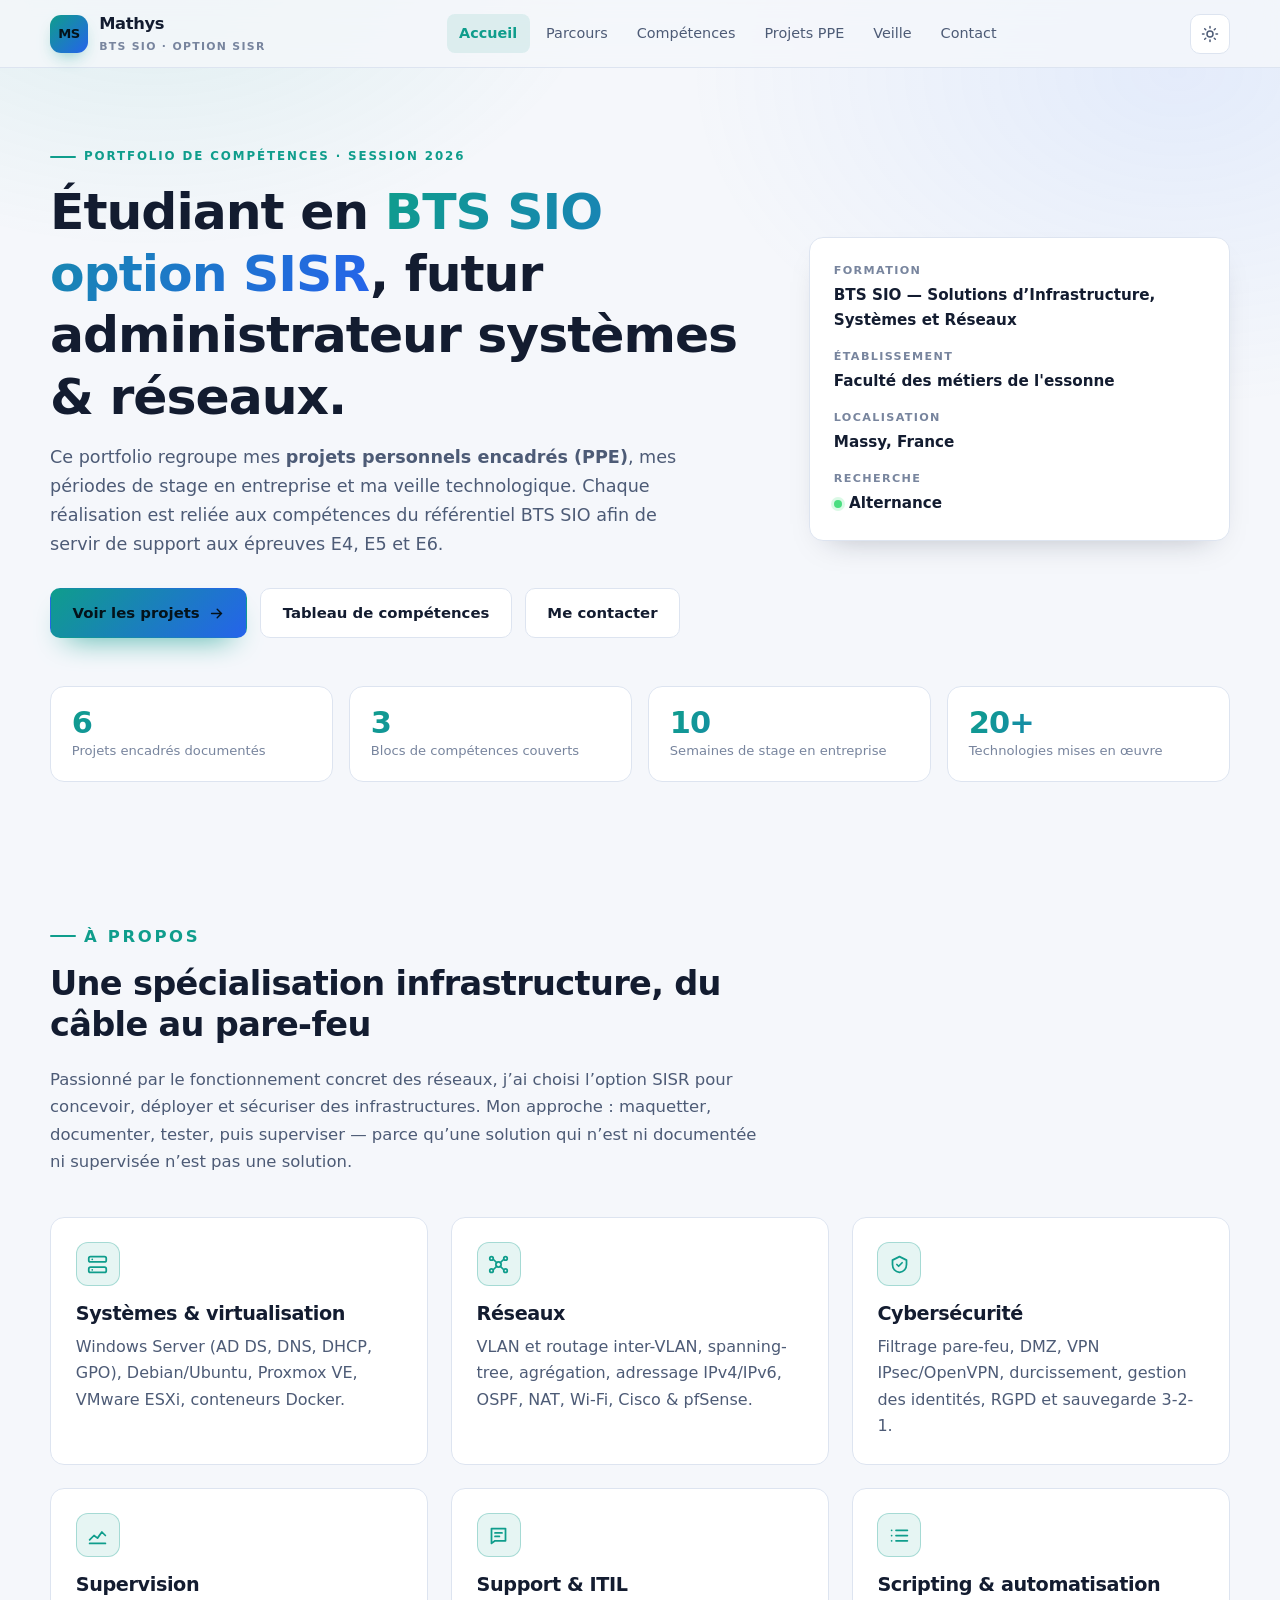
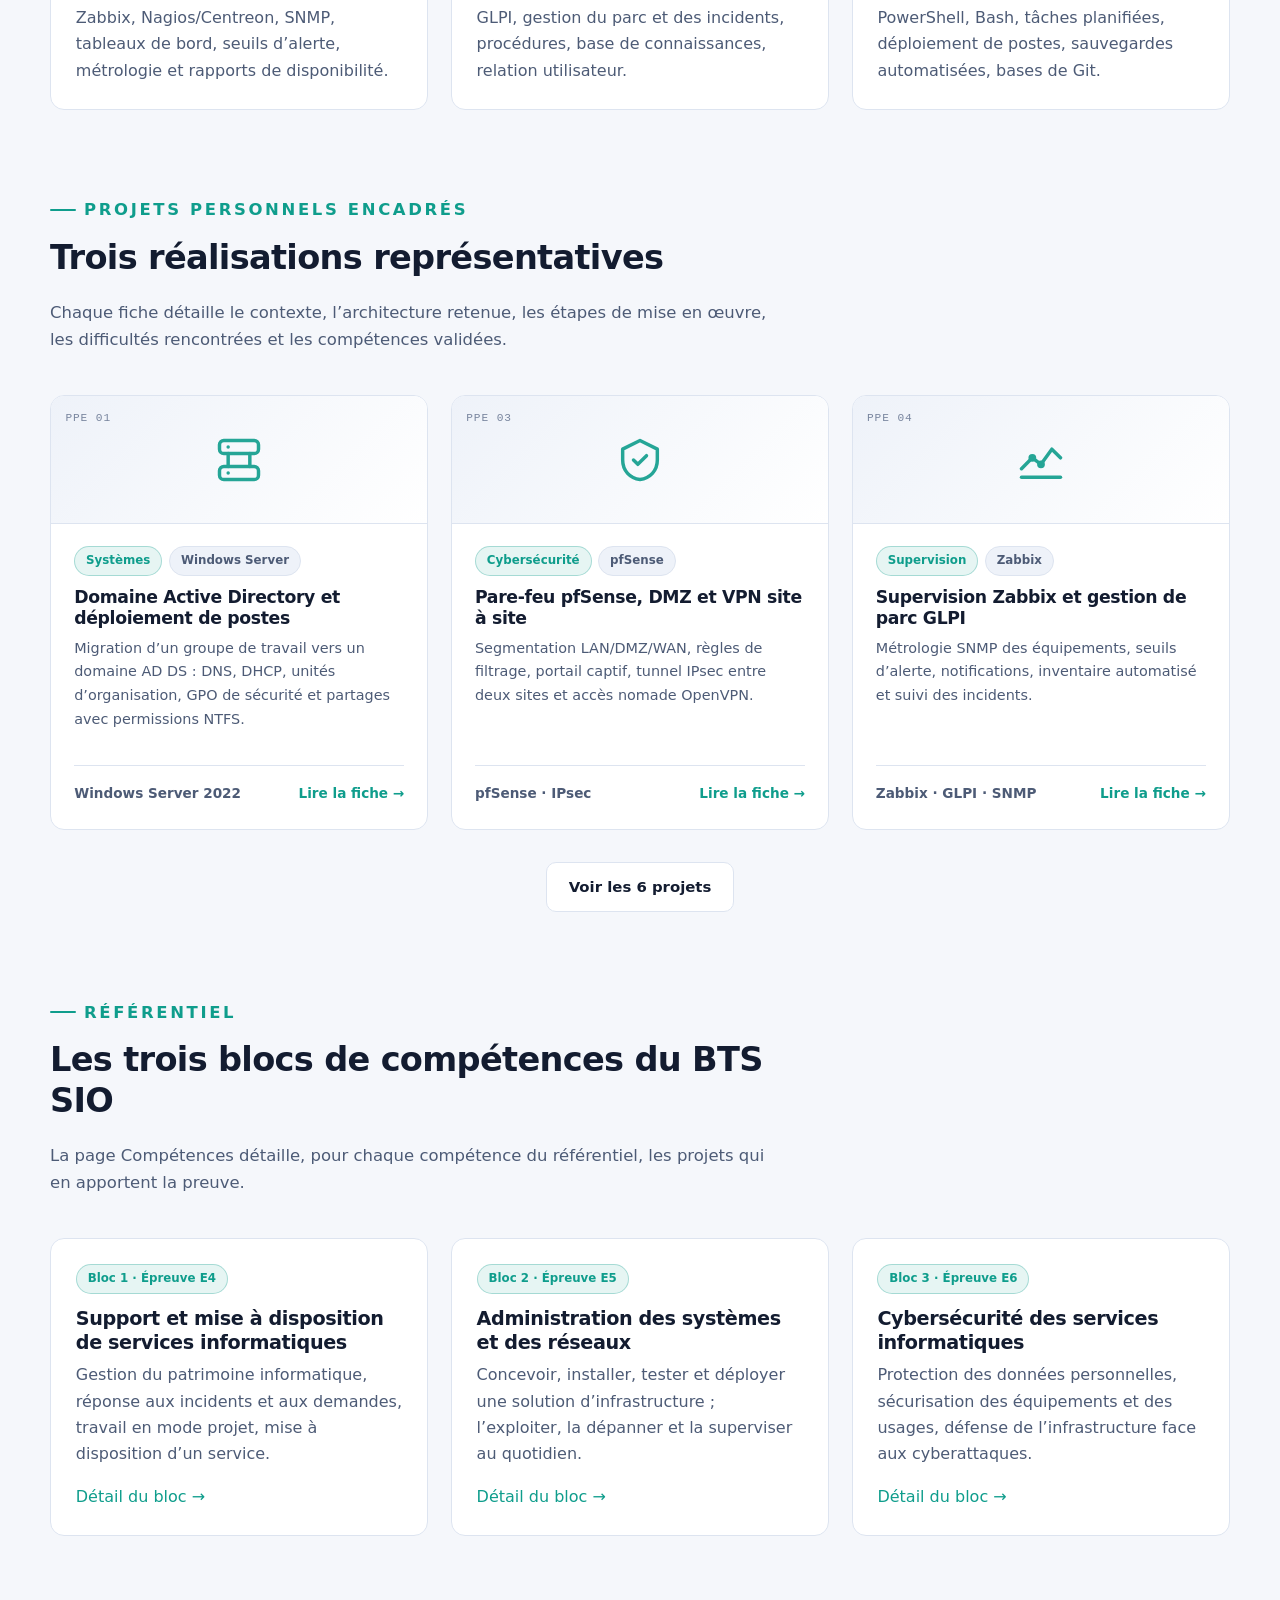
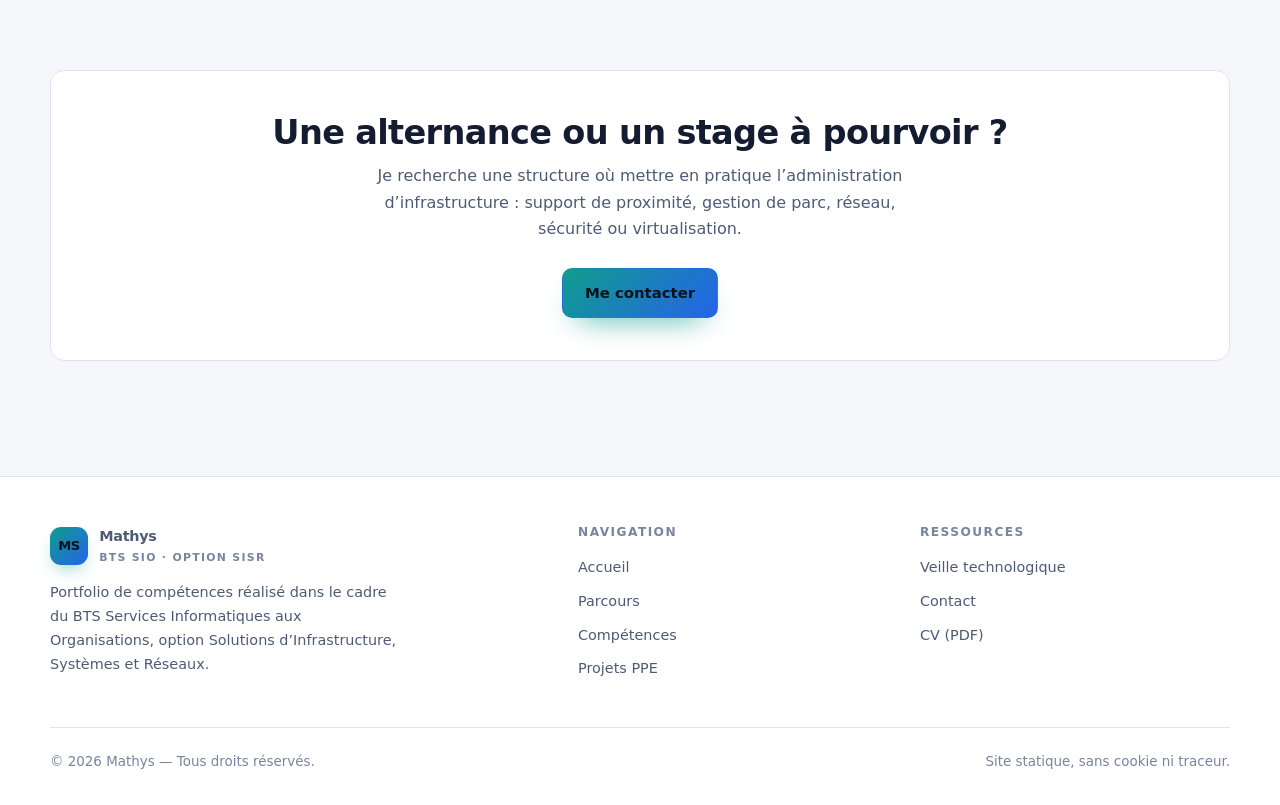
<file: index.html>
<!DOCTYPE html>
<html lang="fr" data-theme="dark">
<head>
<meta charset="utf-8">
<meta name="viewport" content="width=device-width, initial-scale=1">
<title>Mathys — Portfolio BTS SIO SISR</title>
<meta name="description" content="Portfolio de compétences BTS SIO option SISR : projets personnels encadrés (PPE), administration systèmes et réseaux, cybersécurité, stages et veille technologique.">
<meta name="author" content="Mathys">
<meta property="og:title" content="Mathys — Portfolio BTS SIO SISR">
<meta property="og:description" content="Portfolio de compétences BTS SIO option SISR : PPE, stages, veille technologique.">
<meta property="og:type" content="website">
<link rel="stylesheet" href="assets/css/style.css">
<link rel="icon" href="data:image/svg+xml,<svg xmlns='http://www.w3.org/2000/svg' viewBox='0 0 100 100'><rect width='100' height='100' rx='22' fill='%2338d9c4'/><text x='50' y='68' font-size='52' font-family='sans-serif' font-weight='bold' text-anchor='middle' fill='%23061018'>M</text></svg>">
<script>
  // Applique le thème avant le rendu pour éviter tout clignotement.
  (function () {
    try {
      var t = localStorage.getItem('portfolio-theme');
      if (t) document.documentElement.setAttribute('data-theme', t);
    } catch (e) {}
  })();
</script>
</head>
<body>

<header class="site-header">
  <nav class="container nav" aria-label="Navigation principale">
    <a class="brand" href="index.html">
      <span class="brand__mark" aria-hidden="true">MS</span>
      <span>Mathys<span class="brand__sub">BTS SIO · Option SISR</span></span>
    </a>

    <ul class="nav__links" id="nav-links">
      <li><a href="index.html">Accueil</a></li>
      <li><a href="parcours.html">Parcours</a></li>
      <li><a href="competences.html">Compétences</a></li>
      <li><a href="projets.html">Projets PPE</a></li>
      <li><a href="veille.html">Veille</a></li>
      <li><a href="contact.html">Contact</a></li>
    </ul>

    <div class="nav__actions">
      <button class="icon-btn" id="theme-toggle" type="button" aria-label="Changer de thème" title="Changer de thème">
        <svg viewBox="0 0 24 24" fill="none" stroke="currentColor" stroke-width="2" stroke-linecap="round" aria-hidden="true"><circle cx="12" cy="12" r="4"/><path d="M12 2v2M12 20v2M4.9 4.9l1.4 1.4M17.7 17.7l1.4 1.4M2 12h2M20 12h2M4.9 19.1l1.4-1.4M17.7 6.3l1.4-1.4"/></svg>
      </button>
      <button class="icon-btn nav__burger" id="nav-burger" type="button" aria-label="Ouvrir le menu" aria-expanded="false" aria-controls="nav-links">
        <svg viewBox="0 0 24 24" fill="none" stroke="currentColor" stroke-width="2" stroke-linecap="round" aria-hidden="true"><path d="M4 7h16M4 12h16M4 17h16"/></svg>
      </button>
    </div>
  </nav>
</header>

<main>

  <!-- ================= HERO ================= -->
  <section class="hero">
    <div class="container">
      <div class="hero__grid">
        <div>
          <p class="eyebrow">Portfolio de compétences · Session 2026</p>
          <h1>Étudiant en <span class="grad">BTS SIO option SISR</span>, futur administrateur systèmes &amp; réseaux.</h1>
          <p class="hero__lead">
            Ce portfolio regroupe mes <strong>projets personnels encadrés (PPE)</strong>, mes périodes de
            stage en entreprise et ma veille technologique. Chaque réalisation est reliée aux compétences
            du référentiel BTS SIO afin de servir de support aux épreuves E4, E5 et E6.
          </p>
          <div class="hero__actions">
            <a class="btn btn--primary" href="projets.html">
              Voir les projets
              <svg viewBox="0 0 24 24" fill="none" stroke="currentColor" stroke-width="2" stroke-linecap="round" aria-hidden="true"><path d="M5 12h14M13 6l6 6-6 6"/></svg>
            </a>
            <a class="btn btn--ghost" href="competences.html">Tableau de compétences</a>
            <a class="btn btn--ghost" href="contact.html">Me contacter</a>
          </div>
        </div>

        <aside class="hero__card reveal">
          <dl>
            <div>
              <dt>Formation</dt>
              <dd>BTS SIO — Solutions d’Infrastructure, Systèmes et Réseaux</dd>
            </div>
            <div>
              <dt>Établissement</dt>
              <dd>Faculté des métiers de l'essonne</dd>
            </div>
            <div>
              <dt>Localisation</dt>
              <dd>Massy, France</dd>
            </div>
            <div>
              <dt>Recherche</dt>
              <dd><span class="status-dot" aria-hidden="true"></span>Alternance</dd>
            </div>
          </dl>
        </aside>
      </div>

      <div class="stats">
        <div class="stat reveal"><div class="stat__num">6</div><div class="stat__label">Projets encadrés documentés</div></div>
        <div class="stat reveal"><div class="stat__num">3</div><div class="stat__label">Blocs de compétences couverts</div></div>
        <div class="stat reveal"><div class="stat__num">10</div><div class="stat__label">Semaines de stage en entreprise</div></div>
        <div class="stat reveal"><div class="stat__num">20+</div><div class="stat__label">Technologies mises en œuvre</div></div>
      </div>
    </div>
  </section>

  <!-- ================= PRÉSENTATION ================= -->
  <section class="section" id="a-propos">
    <div class="container">
      <div class="section-head reveal">
        <p class="eyebrow">À propos</p>
        <h2>Une spécialisation infrastructure, du câble au pare-feu</h2>
        <p>
          Passionné par le fonctionnement concret des réseaux, j’ai choisi l’option SISR pour concevoir,
          déployer et sécuriser des infrastructures. Mon approche : maquetter, documenter, tester, puis
          superviser — parce qu’une solution qui n’est ni documentée ni supervisée n’est pas une solution.
        </p>
      </div>

      <div class="grid grid--3">
        <article class="card card--hover reveal">
          <div class="card__icon" aria-hidden="true">
            <svg viewBox="0 0 24 24" fill="none" stroke="currentColor" stroke-width="2" stroke-linecap="round" stroke-linejoin="round"><rect x="2" y="3" width="20" height="6" rx="2"/><rect x="2" y="15" width="20" height="6" rx="2"/><path d="M6 6h.01M6 18h.01"/></svg>
          </div>
          <h3>Systèmes &amp; virtualisation</h3>
          <p>Windows Server (AD DS, DNS, DHCP, GPO), Debian/Ubuntu, Proxmox VE, VMware ESXi, conteneurs Docker.</p>
        </article>

        <article class="card card--hover reveal">
          <div class="card__icon" aria-hidden="true">
            <svg viewBox="0 0 24 24" fill="none" stroke="currentColor" stroke-width="2" stroke-linecap="round" stroke-linejoin="round"><circle cx="12" cy="12" r="3"/><circle cx="4" cy="5" r="2"/><circle cx="20" cy="5" r="2"/><circle cx="4" cy="19" r="2"/><circle cx="20" cy="19" r="2"/><path d="M6 6l4 4M18 6l-4 4M6 18l4-4M18 18l-4-4"/></svg>
          </div>
          <h3>Réseaux</h3>
          <p>VLAN et routage inter-VLAN, spanning-tree, agrégation, adressage IPv4/IPv6, OSPF, NAT, Wi-Fi, Cisco &amp; pfSense.</p>
        </article>

        <article class="card card--hover reveal">
          <div class="card__icon" aria-hidden="true">
            <svg viewBox="0 0 24 24" fill="none" stroke="currentColor" stroke-width="2" stroke-linecap="round" stroke-linejoin="round"><path d="M12 3l8 4v5c0 5-3.4 8.4-8 9-4.6-.6-8-4-8-9V7z"/><path d="M9 12l2 2 4-4"/></svg>
          </div>
          <h3>Cybersécurité</h3>
          <p>Filtrage pare-feu, DMZ, VPN IPsec/OpenVPN, durcissement, gestion des identités, RGPD et sauvegarde 3-2-1.</p>
        </article>

        <article class="card card--hover reveal">
          <div class="card__icon" aria-hidden="true">
            <svg viewBox="0 0 24 24" fill="none" stroke="currentColor" stroke-width="2" stroke-linecap="round" stroke-linejoin="round"><path d="M3 17l5-5 4 3 5-7 4 4"/><path d="M3 21h18"/></svg>
          </div>
          <h3>Supervision</h3>
          <p>Zabbix, Nagios/Centreon, SNMP, tableaux de bord, seuils d’alerte, métrologie et rapports de disponibilité.</p>
        </article>

        <article class="card card--hover reveal">
          <div class="card__icon" aria-hidden="true">
            <svg viewBox="0 0 24 24" fill="none" stroke="currentColor" stroke-width="2" stroke-linecap="round" stroke-linejoin="round"><path d="M4 4h16v14H8l-4 3z"/><path d="M8 9h8M8 13h5"/></svg>
          </div>
          <h3>Support &amp; ITIL</h3>
          <p>GLPI, gestion du parc et des incidents, procédures, base de connaissances, relation utilisateur.</p>
        </article>

        <article class="card card--hover reveal">
          <div class="card__icon" aria-hidden="true">
            <svg viewBox="0 0 24 24" fill="none" stroke="currentColor" stroke-width="2" stroke-linecap="round" stroke-linejoin="round"><path d="M8 6h13M8 12h13M8 18h13M3 6h.01M3 12h.01M3 18h.01"/></svg>
          </div>
          <h3>Scripting &amp; automatisation</h3>
          <p>PowerShell, Bash, tâches planifiées, déploiement de postes, sauvegardes automatisées, bases de Git.</p>
        </article>
      </div>
    </div>
  </section>

  <!-- ================= PROJETS À LA UNE ================= -->
  <section class="section" style="padding-top:0">
    <div class="container">
      <div class="section-head reveal">
        <p class="eyebrow">Projets personnels encadrés</p>
        <h2>Trois réalisations représentatives</h2>
        <p>Chaque fiche détaille le contexte, l’architecture retenue, les étapes de mise en œuvre, les difficultés rencontrées et les compétences validées.</p>
      </div>

      <div class="grid grid--3">
        <article class="project reveal">
          <div class="project__cover">
            <span class="project__ref">PPE 01</span>
            <svg viewBox="0 0 24 24" fill="none" stroke="currentColor" stroke-width="1.6" stroke-linecap="round" stroke-linejoin="round" aria-hidden="true"><rect x="3" y="3" width="18" height="6" rx="2"/><rect x="3" y="15" width="18" height="6" rx="2"/><path d="M7 9v6M17 9v6M7 6h.01M7 18h.01"/></svg>
          </div>
          <div class="project__body">
            <div class="tags" style="margin-bottom:.7rem">
              <span class="badge badge--accent">Systèmes</span>
              <span class="badge">Windows Server</span>
            </div>
            <h3><a href="projet-active-directory.html">Domaine Active Directory et déploiement de postes</a></h3>
            <p class="project__desc">Migration d’un groupe de travail vers un domaine AD DS : DNS, DHCP, unités d’organisation, GPO de sécurité et partages avec permissions NTFS.</p>
            <div class="project__foot">
              <span class="text-muted">Windows Server 2022</span>
              <a href="projet-active-directory.html">Lire la fiche →</a>
            </div>
          </div>
        </article>

        <article class="project reveal">
          <div class="project__cover">
            <span class="project__ref">PPE 03</span>
            <svg viewBox="0 0 24 24" fill="none" stroke="currentColor" stroke-width="1.6" stroke-linecap="round" stroke-linejoin="round" aria-hidden="true"><path d="M12 3l8 4v5c0 5-3.4 8.4-8 9-4.6-.6-8-4-8-9V7z"/><path d="M9 12l2 2 4-4"/></svg>
          </div>
          <div class="project__body">
            <div class="tags" style="margin-bottom:.7rem">
              <span class="badge badge--accent">Cybersécurité</span>
              <span class="badge">pfSense</span>
            </div>
            <h3><a href="projet-pfsense-vpn.html">Pare-feu pfSense, DMZ et VPN site à site</a></h3>
            <p class="project__desc">Segmentation LAN/DMZ/WAN, règles de filtrage, portail captif, tunnel IPsec entre deux sites et accès nomade OpenVPN.</p>
            <div class="project__foot">
              <span class="text-muted">pfSense · IPsec</span>
              <a href="projet-pfsense-vpn.html">Lire la fiche →</a>
            </div>
          </div>
        </article>

        <article class="project reveal">
          <div class="project__cover">
            <span class="project__ref">PPE 04</span>
            <svg viewBox="0 0 24 24" fill="none" stroke="currentColor" stroke-width="1.6" stroke-linecap="round" stroke-linejoin="round" aria-hidden="true"><path d="M3 16l5-5 4 3 5-7 4 4"/><path d="M3 20h18"/><circle cx="8" cy="11" r="1"/><circle cx="12" cy="14" r="1"/></svg>
          </div>
          <div class="project__body">
            <div class="tags" style="margin-bottom:.7rem">
              <span class="badge badge--accent">Supervision</span>
              <span class="badge">Zabbix</span>
            </div>
            <h3><a href="projet-supervision.html">Supervision Zabbix et gestion de parc GLPI</a></h3>
            <p class="project__desc">Métrologie SNMP des équipements, seuils d’alerte, notifications, inventaire automatisé et suivi des incidents.</p>
            <div class="project__foot">
              <span class="text-muted">Zabbix · GLPI · SNMP</span>
              <a href="projet-supervision.html">Lire la fiche →</a>
            </div>
          </div>
        </article>
      </div>

      <div class="center mt-2">
        <a class="btn btn--ghost" href="projets.html">Voir les 6 projets</a>
      </div>
    </div>
  </section>

  <!-- ================= APERÇU COMPÉTENCES ================= -->
  <section class="section" style="padding-top:0">
    <div class="container">
      <div class="section-head reveal">
        <p class="eyebrow">Référentiel</p>
        <h2>Les trois blocs de compétences du BTS SIO</h2>
        <p>La page Compétences détaille, pour chaque compétence du référentiel, les projets qui en apportent la preuve.</p>
      </div>

      <div class="grid grid--3">
        <article class="card card--hover reveal">
          <span class="badge badge--accent">Bloc 1 · Épreuve E4</span>
          <h3 style="margin-top:.8rem">Support et mise à disposition de services informatiques</h3>
          <p>Gestion du patrimoine informatique, réponse aux incidents et aux demandes, travail en mode projet, mise à disposition d’un service.</p>
          <p><a href="competences.html#bloc1">Détail du bloc →</a></p>
        </article>

        <article class="card card--hover reveal">
          <span class="badge badge--accent">Bloc 2 · Épreuve E5</span>
          <h3 style="margin-top:.8rem">Administration des systèmes et des réseaux</h3>
          <p>Concevoir, installer, tester et déployer une solution d’infrastructure ; l’exploiter, la dépanner et la superviser au quotidien.</p>
          <p><a href="competences.html#bloc2">Détail du bloc →</a></p>
        </article>

        <article class="card card--hover reveal">
          <span class="badge badge--accent">Bloc 3 · Épreuve E6</span>
          <h3 style="margin-top:.8rem">Cybersécurité des services informatiques</h3>
          <p>Protection des données personnelles, sécurisation des équipements et des usages, défense de l’infrastructure face aux cyberattaques.</p>
          <p><a href="competences.html#bloc3">Détail du bloc →</a></p>
        </article>
      </div>
    </div>
  </section>

  <!-- ================= CTA ================= -->
  <section class="section--tight">
    <div class="container">
      <div class="card reveal" style="text-align:center;padding:2.6rem 1.6rem">
        <h2 style="margin-bottom:.6rem">Une alternance ou un stage à pourvoir&nbsp;?</h2>
        <p style="max-width:56ch;margin:0 auto 1.6rem">
          Je recherche une structure où mettre en pratique l’administration d’infrastructure : support de proximité,
          gestion de parc, réseau, sécurité ou virtualisation.
        </p>
        <a class="btn btn--primary" href="contact.html">Me contacter</a>
      </div>
    </div>
  </section>

</main>

<footer class="site-footer">
  <div class="container">
    <div class="footer-grid">
      <div>
        <a class="brand" href="index.html" style="margin-bottom:.9rem">
          <span class="brand__mark" aria-hidden="true">MS</span>
          <span>Mathys<span class="brand__sub">BTS SIO · Option SISR</span></span>
        </a>
        <p style="max-width:38ch;font-size:.9rem">
          Portfolio de compétences réalisé dans le cadre du BTS Services Informatiques aux Organisations,
          option Solutions d’Infrastructure, Systèmes et Réseaux.
        </p>
      </div>
      <div>
        <h4>Navigation</h4>
        <ul>
          <li><a href="index.html">Accueil</a></li>
          <li><a href="parcours.html">Parcours</a></li>
          <li><a href="competences.html">Compétences</a></li>
          <li><a href="projets.html">Projets PPE</a></li>
        </ul>
      </div>
      <div>
        <h4>Ressources</h4>
        <ul>
          <li><a href="veille.html">Veille technologique</a></li>
          <li><a href="contact.html">Contact</a></li>
          <li><a href="assets/docs/cv.pdf">CV (PDF)</a></li>
        </ul>
      </div>
    </div>
    <div class="footer-bottom">
      <span>© <span data-year>2026</span> Mathys — Tous droits réservés.</span>
      <span>Site statique, sans cookie ni traceur.</span>
    </div>
  </div>
</footer>

<button class="icon-btn" id="to-top" type="button" aria-label="Revenir en haut de page">
  <svg viewBox="0 0 24 24" fill="none" stroke="currentColor" stroke-width="2" stroke-linecap="round" aria-hidden="true"><path d="M12 19V5M6 11l6-6 6 6"/></svg>
</button>

<script src="assets/js/main.js"></script>
</body>
</html>
</file>
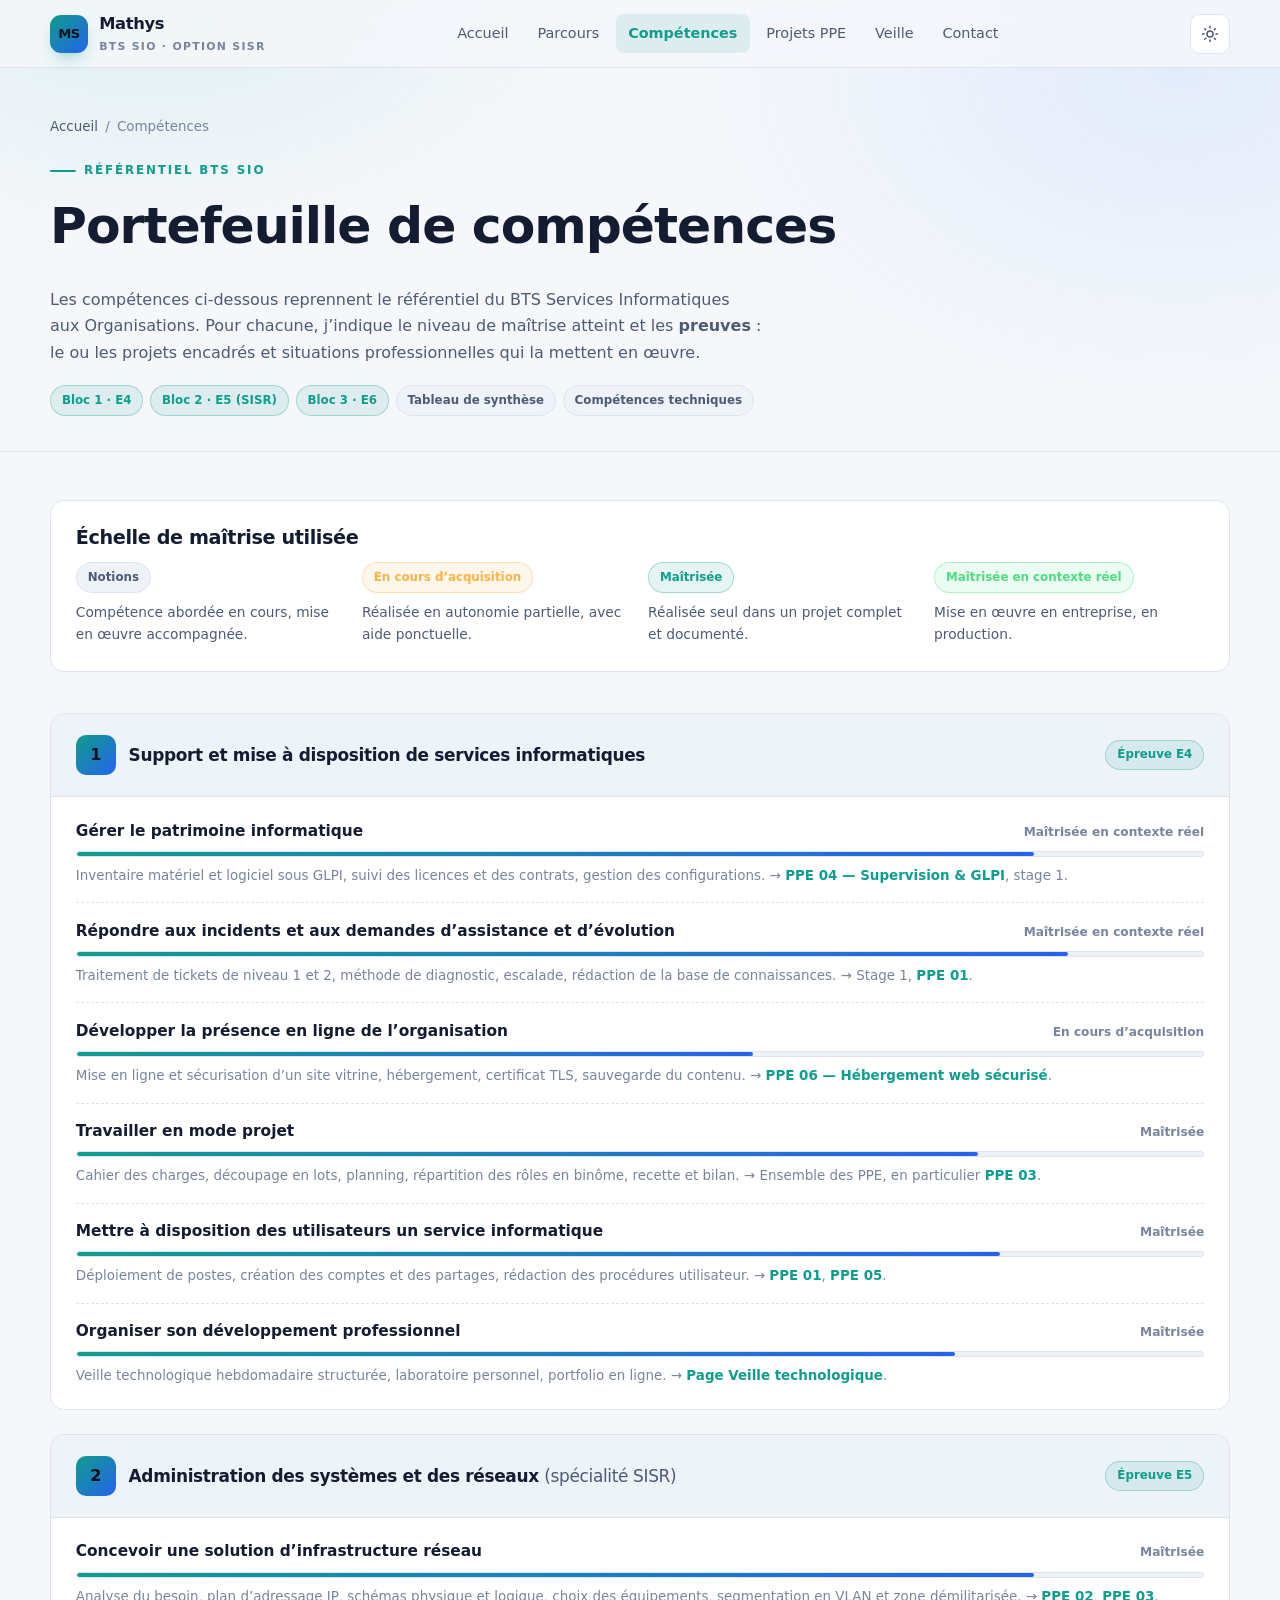
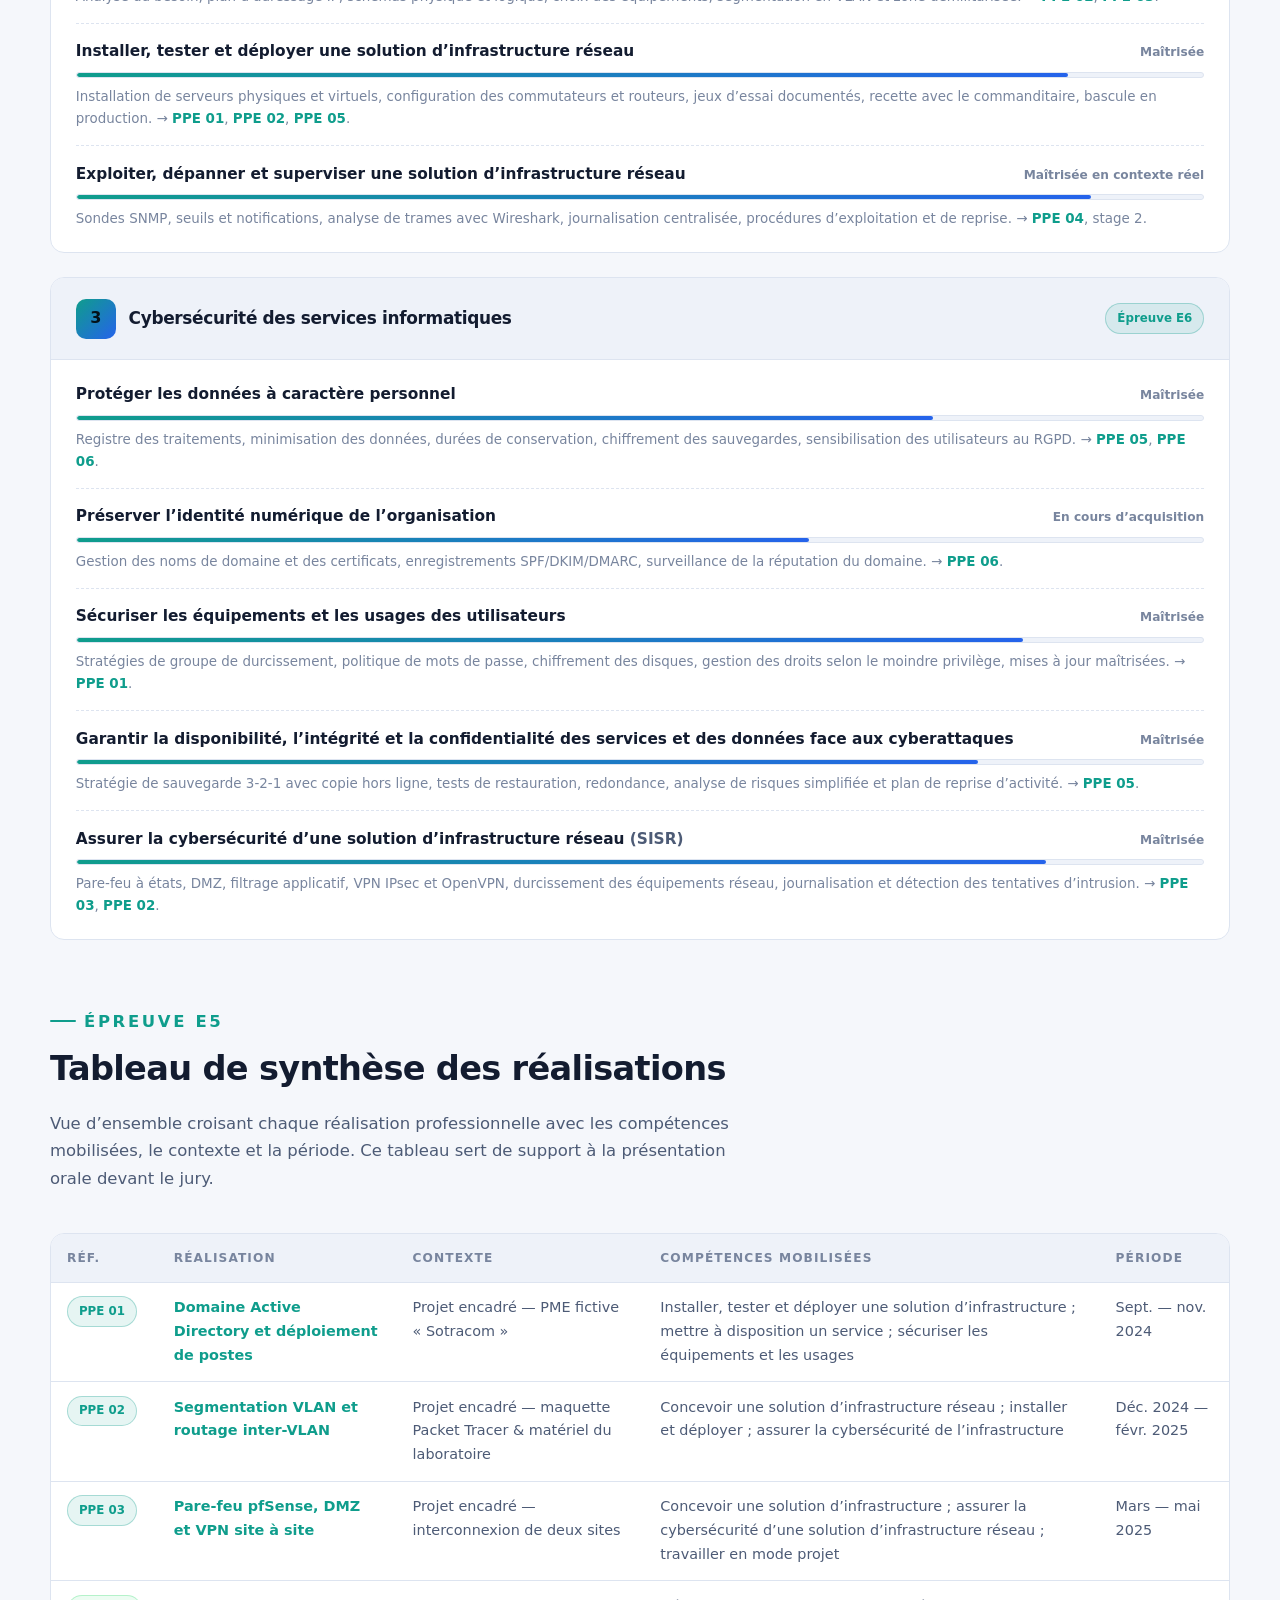
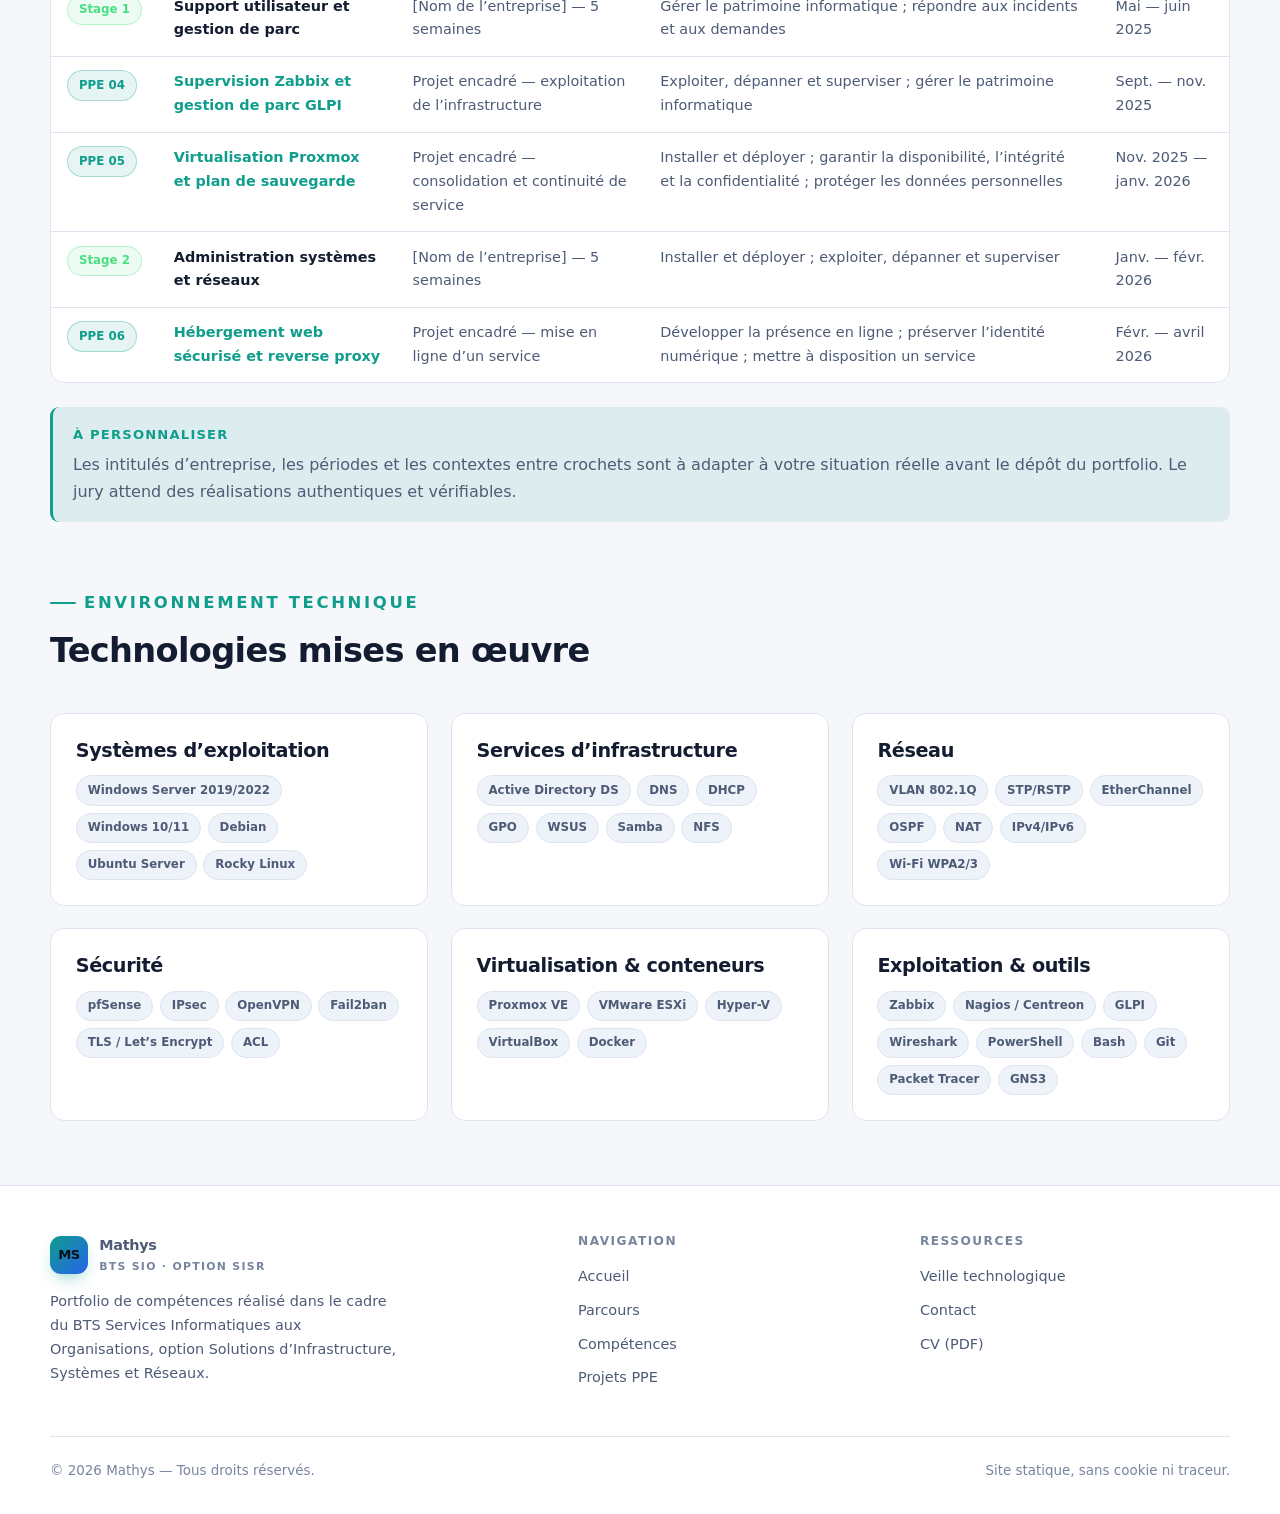
<file: competences.html>
<!DOCTYPE html>
<html lang="fr" data-theme="dark">
<head>
<meta charset="utf-8">
<meta name="viewport" content="width=device-width, initial-scale=1">
<title>Compétences — Portfolio BTS SIO SISR</title>
<meta name="description" content="Référentiel de compétences BTS SIO option SISR : les trois blocs, les preuves par projet et le tableau de synthèse de l’épreuve E5.">
<link rel="stylesheet" href="assets/css/style.css">
<link rel="icon" href="data:image/svg+xml,<svg xmlns='http://www.w3.org/2000/svg' viewBox='0 0 100 100'><rect width='100' height='100' rx='22' fill='%2338d9c4'/><text x='50' y='68' font-size='52' font-family='sans-serif' font-weight='bold' text-anchor='middle' fill='%23061018'>M</text></svg>">
<script>
  (function () {
    try {
      var t = localStorage.getItem('portfolio-theme');
      if (t) document.documentElement.setAttribute('data-theme', t);
    } catch (e) {}
  })();
</script>
</head>
<body>

<header class="site-header">
  <nav class="container nav" aria-label="Navigation principale">
    <a class="brand" href="index.html">
      <span class="brand__mark" aria-hidden="true">MS</span>
      <span>Mathys<span class="brand__sub">BTS SIO · Option SISR</span></span>
    </a>
    <ul class="nav__links" id="nav-links">
      <li><a href="index.html">Accueil</a></li>
      <li><a href="parcours.html">Parcours</a></li>
      <li><a href="competences.html">Compétences</a></li>
      <li><a href="projets.html">Projets PPE</a></li>
      <li><a href="veille.html">Veille</a></li>
      <li><a href="contact.html">Contact</a></li>
    </ul>
    <div class="nav__actions">
      <button class="icon-btn" id="theme-toggle" type="button" aria-label="Changer de thème" title="Changer de thème">
        <svg viewBox="0 0 24 24" fill="none" stroke="currentColor" stroke-width="2" stroke-linecap="round" aria-hidden="true"><circle cx="12" cy="12" r="4"/><path d="M12 2v2M12 20v2M4.9 4.9l1.4 1.4M17.7 17.7l1.4 1.4M2 12h2M20 12h2M4.9 19.1l1.4-1.4M17.7 6.3l1.4-1.4"/></svg>
      </button>
      <button class="icon-btn nav__burger" id="nav-burger" type="button" aria-label="Ouvrir le menu" aria-expanded="false" aria-controls="nav-links">
        <svg viewBox="0 0 24 24" fill="none" stroke="currentColor" stroke-width="2" stroke-linecap="round" aria-hidden="true"><path d="M4 7h16M4 12h16M4 17h16"/></svg>
      </button>
    </div>
  </nav>
</header>

<main>

  <section class="page-head">
    <div class="container">
      <nav class="breadcrumb" aria-label="Fil d’Ariane">
        <a href="index.html">Accueil</a><span>/</span><span>Compétences</span>
      </nav>
      <p class="eyebrow">Référentiel BTS SIO</p>
      <h1>Portefeuille de compétences</h1>
      <p style="max-width:70ch">
        Les compétences ci-dessous reprennent le référentiel du BTS Services Informatiques aux Organisations.
        Pour chacune, j’indique le niveau de maîtrise atteint et les <strong>preuves</strong> : le ou les projets
        encadrés et situations professionnelles qui la mettent en œuvre.
      </p>
      <div class="tags" style="margin-top:1.2rem">
        <a class="badge badge--accent" href="#bloc1">Bloc 1 · E4</a>
        <a class="badge badge--accent" href="#bloc2">Bloc 2 · E5 (SISR)</a>
        <a class="badge badge--accent" href="#bloc3">Bloc 3 · E6</a>
        <a class="badge" href="#synthese">Tableau de synthèse</a>
        <a class="badge" href="#techniques">Compétences techniques</a>
      </div>
    </div>
  </section>

  <div class="container">

    <!-- ================= LÉGENDE ================= -->
    <div class="card reveal" style="margin-bottom:2.6rem">
      <h3 style="margin-bottom:.8rem">Échelle de maîtrise utilisée</h3>
      <div class="grid grid--4" style="gap:1rem">
        <div><span class="badge">Notions</span><p style="font-size:.86rem;margin-top:.5rem">Compétence abordée en cours, mise en œuvre accompagnée.</p></div>
        <div><span class="badge badge--warn">En cours d’acquisition</span><p style="font-size:.86rem;margin-top:.5rem">Réalisée en autonomie partielle, avec aide ponctuelle.</p></div>
        <div><span class="badge badge--accent">Maîtrisée</span><p style="font-size:.86rem;margin-top:.5rem">Réalisée seul dans un projet complet et documenté.</p></div>
        <div><span class="badge badge--ok">Maîtrisée en contexte réel</span><p style="font-size:.86rem;margin-top:.5rem">Mise en œuvre en entreprise, en production.</p></div>
      </div>
    </div>

    <!-- ================= BLOC 1 ================= -->
    <section id="bloc1" class="bloc reveal">
      <div class="bloc__head">
        <span class="bloc__num" aria-hidden="true">1</span>
        <h3>Support et mise à disposition de services informatiques</h3>
        <span class="badge badge--accent">Épreuve E4</span>
      </div>
      <div class="bloc__body">

        <div class="skill">
          <div class="skill__top">
            <span class="skill__name">Gérer le patrimoine informatique</span>
            <span class="skill__level">Maîtrisée en contexte réel</span>
          </div>
          <div class="skill__bar"><div class="skill__fill" data-level="85"></div></div>
          <p class="skill__proof">
            Inventaire matériel et logiciel sous GLPI, suivi des licences et des contrats, gestion des configurations.
            → <a href="projet-supervision.html">PPE 04 — Supervision &amp; GLPI</a>, stage 1.
          </p>
        </div>

        <div class="skill">
          <div class="skill__top">
            <span class="skill__name">Répondre aux incidents et aux demandes d’assistance et d’évolution</span>
            <span class="skill__level">Maîtrisée en contexte réel</span>
          </div>
          <div class="skill__bar"><div class="skill__fill" data-level="88"></div></div>
          <p class="skill__proof">
            Traitement de tickets de niveau 1 et 2, méthode de diagnostic, escalade, rédaction de la base de connaissances.
            → Stage 1, <a href="projet-active-directory.html">PPE 01</a>.
          </p>
        </div>

        <div class="skill">
          <div class="skill__top">
            <span class="skill__name">Développer la présence en ligne de l’organisation</span>
            <span class="skill__level">En cours d’acquisition</span>
          </div>
          <div class="skill__bar"><div class="skill__fill" data-level="60"></div></div>
          <p class="skill__proof">
            Mise en ligne et sécurisation d’un site vitrine, hébergement, certificat TLS, sauvegarde du contenu.
            → <a href="projet-serveur-web.html">PPE 06 — Hébergement web sécurisé</a>.
          </p>
        </div>

        <div class="skill">
          <div class="skill__top">
            <span class="skill__name">Travailler en mode projet</span>
            <span class="skill__level">Maîtrisée</span>
          </div>
          <div class="skill__bar"><div class="skill__fill" data-level="80"></div></div>
          <p class="skill__proof">
            Cahier des charges, découpage en lots, planning, répartition des rôles en binôme, recette et bilan.
            → Ensemble des PPE, en particulier <a href="projet-pfsense-vpn.html">PPE 03</a>.
          </p>
        </div>

        <div class="skill">
          <div class="skill__top">
            <span class="skill__name">Mettre à disposition des utilisateurs un service informatique</span>
            <span class="skill__level">Maîtrisée</span>
          </div>
          <div class="skill__bar"><div class="skill__fill" data-level="82"></div></div>
          <p class="skill__proof">
            Déploiement de postes, création des comptes et des partages, rédaction des procédures utilisateur.
            → <a href="projet-active-directory.html">PPE 01</a>, <a href="projet-virtualisation-sauvegarde.html">PPE 05</a>.
          </p>
        </div>

        <div class="skill">
          <div class="skill__top">
            <span class="skill__name">Organiser son développement professionnel</span>
            <span class="skill__level">Maîtrisée</span>
          </div>
          <div class="skill__bar"><div class="skill__fill" data-level="78"></div></div>
          <p class="skill__proof">
            Veille technologique hebdomadaire structurée, laboratoire personnel, portfolio en ligne.
            → <a href="veille.html">Page Veille technologique</a>.
          </p>
        </div>

      </div>
    </section>

    <!-- ================= BLOC 2 ================= -->
    <section id="bloc2" class="bloc reveal">
      <div class="bloc__head">
        <span class="bloc__num" aria-hidden="true">2</span>
        <h3>Administration des systèmes et des réseaux <span class="text-muted" style="font-weight:500">(spécialité SISR)</span></h3>
        <span class="badge badge--accent">Épreuve E5</span>
      </div>
      <div class="bloc__body">

        <div class="skill">
          <div class="skill__top">
            <span class="skill__name">Concevoir une solution d’infrastructure réseau</span>
            <span class="skill__level">Maîtrisée</span>
          </div>
          <div class="skill__bar"><div class="skill__fill" data-level="85"></div></div>
          <p class="skill__proof">
            Analyse du besoin, plan d’adressage IP, schémas physique et logique, choix des équipements, segmentation
            en VLAN et zone démilitarisée.
            → <a href="projet-vlan-routage.html">PPE 02</a>, <a href="projet-pfsense-vpn.html">PPE 03</a>.
          </p>
        </div>

        <div class="skill">
          <div class="skill__top">
            <span class="skill__name">Installer, tester et déployer une solution d’infrastructure réseau</span>
            <span class="skill__level">Maîtrisée</span>
          </div>
          <div class="skill__bar"><div class="skill__fill" data-level="88"></div></div>
          <p class="skill__proof">
            Installation de serveurs physiques et virtuels, configuration des commutateurs et routeurs, jeux d’essai
            documentés, recette avec le commanditaire, bascule en production.
            → <a href="projet-active-directory.html">PPE 01</a>, <a href="projet-vlan-routage.html">PPE 02</a>,
            <a href="projet-virtualisation-sauvegarde.html">PPE 05</a>.
          </p>
        </div>

        <div class="skill">
          <div class="skill__top">
            <span class="skill__name">Exploiter, dépanner et superviser une solution d’infrastructure réseau</span>
            <span class="skill__level">Maîtrisée en contexte réel</span>
          </div>
          <div class="skill__bar"><div class="skill__fill" data-level="90"></div></div>
          <p class="skill__proof">
            Sondes SNMP, seuils et notifications, analyse de trames avec Wireshark, journalisation centralisée,
            procédures d’exploitation et de reprise.
            → <a href="projet-supervision.html">PPE 04</a>, stage 2.
          </p>
        </div>

      </div>
    </section>

    <!-- ================= BLOC 3 ================= -->
    <section id="bloc3" class="bloc reveal">
      <div class="bloc__head">
        <span class="bloc__num" aria-hidden="true">3</span>
        <h3>Cybersécurité des services informatiques</h3>
        <span class="badge badge--accent">Épreuve E6</span>
      </div>
      <div class="bloc__body">

        <div class="skill">
          <div class="skill__top">
            <span class="skill__name">Protéger les données à caractère personnel</span>
            <span class="skill__level">Maîtrisée</span>
          </div>
          <div class="skill__bar"><div class="skill__fill" data-level="76"></div></div>
          <p class="skill__proof">
            Registre des traitements, minimisation des données, durées de conservation, chiffrement des sauvegardes,
            sensibilisation des utilisateurs au RGPD.
            → <a href="projet-virtualisation-sauvegarde.html">PPE 05</a>, <a href="projet-serveur-web.html">PPE 06</a>.
          </p>
        </div>

        <div class="skill">
          <div class="skill__top">
            <span class="skill__name">Préserver l’identité numérique de l’organisation</span>
            <span class="skill__level">En cours d’acquisition</span>
          </div>
          <div class="skill__bar"><div class="skill__fill" data-level="65"></div></div>
          <p class="skill__proof">
            Gestion des noms de domaine et des certificats, enregistrements SPF/DKIM/DMARC, surveillance de la
            réputation du domaine.
            → <a href="projet-serveur-web.html">PPE 06</a>.
          </p>
        </div>

        <div class="skill">
          <div class="skill__top">
            <span class="skill__name">Sécuriser les équipements et les usages des utilisateurs</span>
            <span class="skill__level">Maîtrisée</span>
          </div>
          <div class="skill__bar"><div class="skill__fill" data-level="84"></div></div>
          <p class="skill__proof">
            Stratégies de groupe de durcissement, politique de mots de passe, chiffrement des disques, gestion des
            droits selon le moindre privilège, mises à jour maîtrisées.
            → <a href="projet-active-directory.html">PPE 01</a>.
          </p>
        </div>

        <div class="skill">
          <div class="skill__top">
            <span class="skill__name">Garantir la disponibilité, l’intégrité et la confidentialité des services et des données face aux cyberattaques</span>
            <span class="skill__level">Maîtrisée</span>
          </div>
          <div class="skill__bar"><div class="skill__fill" data-level="80"></div></div>
          <p class="skill__proof">
            Stratégie de sauvegarde 3-2-1 avec copie hors ligne, tests de restauration, redondance, analyse de risques
            simplifiée et plan de reprise d’activité.
            → <a href="projet-virtualisation-sauvegarde.html">PPE 05</a>.
          </p>
        </div>

        <div class="skill">
          <div class="skill__top">
            <span class="skill__name">Assurer la cybersécurité d’une solution d’infrastructure réseau <span class="text-muted">(SISR)</span></span>
            <span class="skill__level">Maîtrisée</span>
          </div>
          <div class="skill__bar"><div class="skill__fill" data-level="86"></div></div>
          <p class="skill__proof">
            Pare-feu à états, DMZ, filtrage applicatif, VPN IPsec et OpenVPN, durcissement des équipements réseau,
            journalisation et détection des tentatives d’intrusion.
            → <a href="projet-pfsense-vpn.html">PPE 03</a>, <a href="projet-vlan-routage.html">PPE 02</a>.
          </p>
        </div>

      </div>
    </section>

    <!-- ================= TABLEAU DE SYNTHÈSE ================= -->
    <section id="synthese" style="margin:4rem 0">
      <div class="section-head reveal">
        <p class="eyebrow">Épreuve E5</p>
        <h2>Tableau de synthèse des réalisations</h2>
        <p>
          Vue d’ensemble croisant chaque réalisation professionnelle avec les compétences mobilisées, le contexte
          et la période. Ce tableau sert de support à la présentation orale devant le jury.
        </p>
      </div>

      <div class="table-wrap reveal">
        <table>
          <caption class="visually-hidden">Synthèse des réalisations et des compétences associées</caption>
          <thead>
            <tr>
              <th scope="col">Réf.</th>
              <th scope="col">Réalisation</th>
              <th scope="col">Contexte</th>
              <th scope="col">Compétences mobilisées</th>
              <th scope="col">Période</th>
            </tr>
          </thead>
          <tbody>
            <tr>
              <td><span class="badge badge--accent">PPE 01</span></td>
              <td><strong><a href="projet-active-directory.html">Domaine Active Directory et déploiement de postes</a></strong></td>
              <td>Projet encadré — PME fictive « Sotracom »</td>
              <td>Installer, tester et déployer une solution d’infrastructure ; mettre à disposition un service ; sécuriser les équipements et les usages</td>
              <td>Sept. — nov. 2024</td>
            </tr>
            <tr>
              <td><span class="badge badge--accent">PPE 02</span></td>
              <td><strong><a href="projet-vlan-routage.html">Segmentation VLAN et routage inter-VLAN</a></strong></td>
              <td>Projet encadré — maquette Packet Tracer &amp; matériel du laboratoire</td>
              <td>Concevoir une solution d’infrastructure réseau ; installer et déployer ; assurer la cybersécurité de l’infrastructure</td>
              <td>Déc. 2024 — févr. 2025</td>
            </tr>
            <tr>
              <td><span class="badge badge--accent">PPE 03</span></td>
              <td><strong><a href="projet-pfsense-vpn.html">Pare-feu pfSense, DMZ et VPN site à site</a></strong></td>
              <td>Projet encadré — interconnexion de deux sites</td>
              <td>Concevoir une solution d’infrastructure ; assurer la cybersécurité d’une solution d’infrastructure réseau ; travailler en mode projet</td>
              <td>Mars — mai 2025</td>
            </tr>
            <tr>
              <td><span class="badge badge--ok">Stage 1</span></td>
              <td><strong>Support utilisateur et gestion de parc</strong></td>
              <td>[Nom de l’entreprise] — 5 semaines</td>
              <td>Gérer le patrimoine informatique ; répondre aux incidents et aux demandes</td>
              <td>Mai — juin 2025</td>
            </tr>
            <tr>
              <td><span class="badge badge--accent">PPE 04</span></td>
              <td><strong><a href="projet-supervision.html">Supervision Zabbix et gestion de parc GLPI</a></strong></td>
              <td>Projet encadré — exploitation de l’infrastructure</td>
              <td>Exploiter, dépanner et superviser ; gérer le patrimoine informatique</td>
              <td>Sept. — nov. 2025</td>
            </tr>
            <tr>
              <td><span class="badge badge--accent">PPE 05</span></td>
              <td><strong><a href="projet-virtualisation-sauvegarde.html">Virtualisation Proxmox et plan de sauvegarde</a></strong></td>
              <td>Projet encadré — consolidation et continuité de service</td>
              <td>Installer et déployer ; garantir la disponibilité, l’intégrité et la confidentialité ; protéger les données personnelles</td>
              <td>Nov. 2025 — janv. 2026</td>
            </tr>
            <tr>
              <td><span class="badge badge--ok">Stage 2</span></td>
              <td><strong>Administration systèmes et réseaux</strong></td>
              <td>[Nom de l’entreprise] — 5 semaines</td>
              <td>Installer et déployer ; exploiter, dépanner et superviser</td>
              <td>Janv. — févr. 2026</td>
            </tr>
            <tr>
              <td><span class="badge badge--accent">PPE 06</span></td>
              <td><strong><a href="projet-serveur-web.html">Hébergement web sécurisé et reverse proxy</a></strong></td>
              <td>Projet encadré — mise en ligne d’un service</td>
              <td>Développer la présence en ligne ; préserver l’identité numérique ; mettre à disposition un service</td>
              <td>Févr. — avril 2026</td>
            </tr>
          </tbody>
        </table>
      </div>

      <div class="callout reveal">
        <p class="callout__title">À personnaliser</p>
        <p>
          Les intitulés d’entreprise, les périodes et les contextes entre crochets sont à adapter à votre situation
          réelle avant le dépôt du portfolio. Le jury attend des réalisations authentiques et vérifiables.
        </p>
      </div>
    </section>

    <!-- ================= COMPÉTENCES TECHNIQUES ================= -->
    <section id="techniques" style="margin-bottom:3rem">
      <div class="section-head reveal">
        <p class="eyebrow">Environnement technique</p>
        <h2>Technologies mises en œuvre</h2>
      </div>

      <div class="grid grid--3">
        <article class="card reveal">
          <h3>Systèmes d’exploitation</h3>
          <div class="tags" style="margin-top:.8rem">
            <span class="badge">Windows Server 2019/2022</span><span class="badge">Windows 10/11</span>
            <span class="badge">Debian</span><span class="badge">Ubuntu Server</span><span class="badge">Rocky Linux</span>
          </div>
        </article>
        <article class="card reveal">
          <h3>Services d’infrastructure</h3>
          <div class="tags" style="margin-top:.8rem">
            <span class="badge">Active Directory DS</span><span class="badge">DNS</span><span class="badge">DHCP</span>
            <span class="badge">GPO</span><span class="badge">WSUS</span><span class="badge">Samba</span><span class="badge">NFS</span>
          </div>
        </article>
        <article class="card reveal">
          <h3>Réseau</h3>
          <div class="tags" style="margin-top:.8rem">
            <span class="badge">VLAN 802.1Q</span><span class="badge">STP/RSTP</span><span class="badge">EtherChannel</span>
            <span class="badge">OSPF</span><span class="badge">NAT</span><span class="badge">IPv4/IPv6</span><span class="badge">Wi-Fi WPA2/3</span>
          </div>
        </article>
        <article class="card reveal">
          <h3>Sécurité</h3>
          <div class="tags" style="margin-top:.8rem">
            <span class="badge">pfSense</span><span class="badge">IPsec</span><span class="badge">OpenVPN</span>
            <span class="badge">Fail2ban</span><span class="badge">TLS / Let’s Encrypt</span><span class="badge">ACL</span>
          </div>
        </article>
        <article class="card reveal">
          <h3>Virtualisation &amp; conteneurs</h3>
          <div class="tags" style="margin-top:.8rem">
            <span class="badge">Proxmox VE</span><span class="badge">VMware ESXi</span><span class="badge">Hyper-V</span>
            <span class="badge">VirtualBox</span><span class="badge">Docker</span>
          </div>
        </article>
        <article class="card reveal">
          <h3>Exploitation &amp; outils</h3>
          <div class="tags" style="margin-top:.8rem">
            <span class="badge">Zabbix</span><span class="badge">Nagios / Centreon</span><span class="badge">GLPI</span>
            <span class="badge">Wireshark</span><span class="badge">PowerShell</span><span class="badge">Bash</span>
            <span class="badge">Git</span><span class="badge">Packet Tracer</span><span class="badge">GNS3</span>
          </div>
        </article>
      </div>
    </section>

  </div>

</main>

<footer class="site-footer">
  <div class="container">
    <div class="footer-grid">
      <div>
        <a class="brand" href="index.html" style="margin-bottom:.9rem">
          <span class="brand__mark" aria-hidden="true">MS</span>
          <span>Mathys<span class="brand__sub">BTS SIO · Option SISR</span></span>
        </a>
        <p style="max-width:38ch;font-size:.9rem">
          Portfolio de compétences réalisé dans le cadre du BTS Services Informatiques aux Organisations,
          option Solutions d’Infrastructure, Systèmes et Réseaux.
        </p>
      </div>
      <div>
        <h4>Navigation</h4>
        <ul>
          <li><a href="index.html">Accueil</a></li>
          <li><a href="parcours.html">Parcours</a></li>
          <li><a href="competences.html">Compétences</a></li>
          <li><a href="projets.html">Projets PPE</a></li>
        </ul>
      </div>
      <div>
        <h4>Ressources</h4>
        <ul>
          <li><a href="veille.html">Veille technologique</a></li>
          <li><a href="contact.html">Contact</a></li>
          <li><a href="assets/docs/cv.pdf">CV (PDF)</a></li>
        </ul>
      </div>
    </div>
    <div class="footer-bottom">
      <span>© <span data-year>2026</span> Mathys — Tous droits réservés.</span>
      <span>Site statique, sans cookie ni traceur.</span>
    </div>
  </div>
</footer>

<button class="icon-btn" id="to-top" type="button" aria-label="Revenir en haut de page">
  <svg viewBox="0 0 24 24" fill="none" stroke="currentColor" stroke-width="2" stroke-linecap="round" aria-hidden="true"><path d="M12 19V5M6 11l6-6 6 6"/></svg>
</button>

<script src="assets/js/main.js"></script>
</body>
</html>
</file>
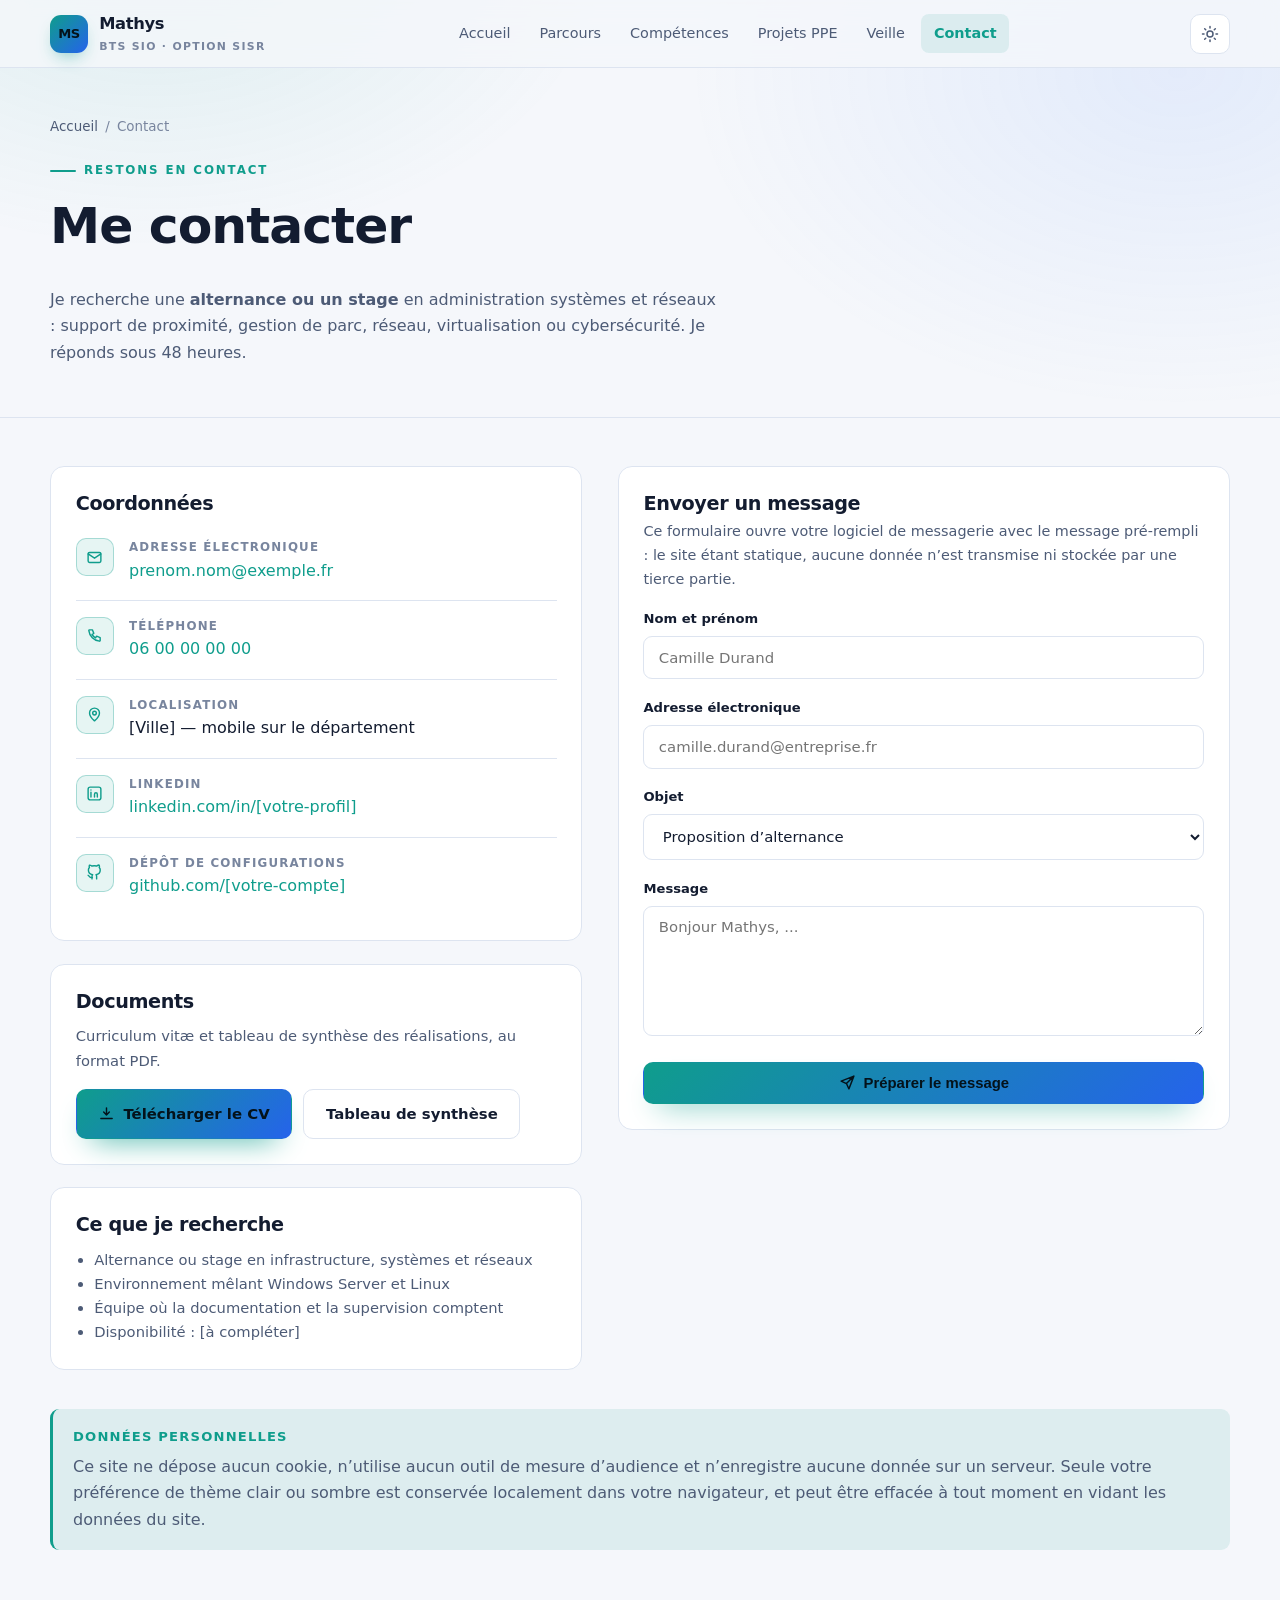
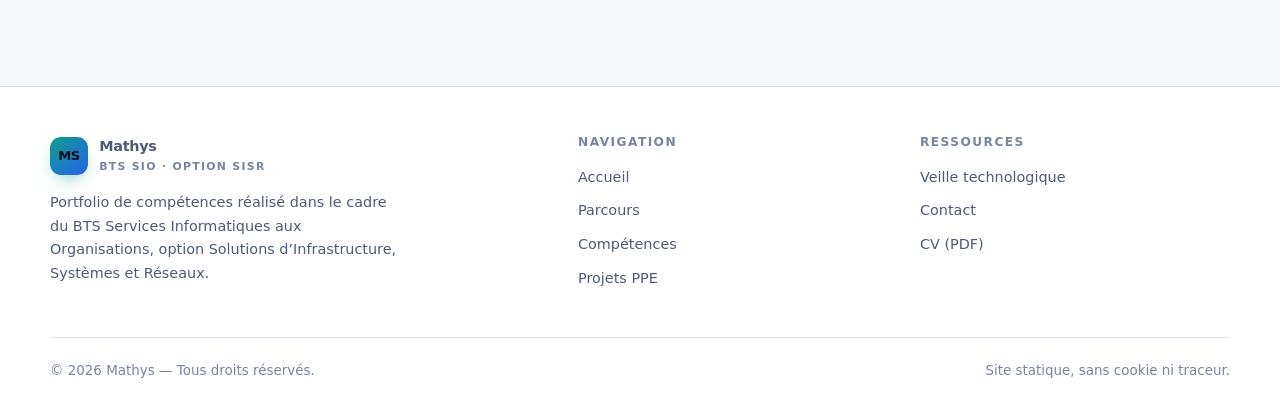
<file: contact.html>
<!DOCTYPE html>
<html lang="fr" data-theme="dark">
<head>
<meta charset="utf-8">
<meta name="viewport" content="width=device-width, initial-scale=1">
<title>Contact — Portfolio BTS SIO SISR</title>
<meta name="description" content="Contacter Mathys, étudiant en BTS SIO option SISR, à la recherche d’une alternance ou d’un stage en infrastructure.">
<link rel="stylesheet" href="assets/css/style.css">
<link rel="icon" href="data:image/svg+xml,<svg xmlns='http://www.w3.org/2000/svg' viewBox='0 0 100 100'><rect width='100' height='100' rx='22' fill='%2338d9c4'/><text x='50' y='68' font-size='52' font-family='sans-serif' font-weight='bold' text-anchor='middle' fill='%23061018'>M</text></svg>">
<script>
  (function () {
    try {
      var t = localStorage.getItem('portfolio-theme');
      if (t) document.documentElement.setAttribute('data-theme', t);
    } catch (e) {}
  })();
</script>
</head>
<body>

<header class="site-header">
  <nav class="container nav" aria-label="Navigation principale">
    <a class="brand" href="index.html">
      <span class="brand__mark" aria-hidden="true">MS</span>
      <span>Mathys<span class="brand__sub">BTS SIO · Option SISR</span></span>
    </a>
    <ul class="nav__links" id="nav-links">
      <li><a href="index.html">Accueil</a></li>
      <li><a href="parcours.html">Parcours</a></li>
      <li><a href="competences.html">Compétences</a></li>
      <li><a href="projets.html">Projets PPE</a></li>
      <li><a href="veille.html">Veille</a></li>
      <li><a href="contact.html">Contact</a></li>
    </ul>
    <div class="nav__actions">
      <button class="icon-btn" id="theme-toggle" type="button" aria-label="Changer de thème" title="Changer de thème">
        <svg viewBox="0 0 24 24" fill="none" stroke="currentColor" stroke-width="2" stroke-linecap="round" aria-hidden="true"><circle cx="12" cy="12" r="4"/><path d="M12 2v2M12 20v2M4.9 4.9l1.4 1.4M17.7 17.7l1.4 1.4M2 12h2M20 12h2M4.9 19.1l1.4-1.4M17.7 6.3l1.4-1.4"/></svg>
      </button>
      <button class="icon-btn nav__burger" id="nav-burger" type="button" aria-label="Ouvrir le menu" aria-expanded="false" aria-controls="nav-links">
        <svg viewBox="0 0 24 24" fill="none" stroke="currentColor" stroke-width="2" stroke-linecap="round" aria-hidden="true"><path d="M4 7h16M4 12h16M4 17h16"/></svg>
      </button>
    </div>
  </nav>
</header>

<main>

  <section class="page-head">
    <div class="container">
      <nav class="breadcrumb" aria-label="Fil d’Ariane">
        <a href="index.html">Accueil</a><span>/</span><span>Contact</span>
      </nav>
      <p class="eyebrow">Restons en contact</p>
      <h1>Me contacter</h1>
      <p style="max-width:66ch">
        Je recherche une <strong>alternance ou un stage</strong> en administration systèmes et réseaux :
        support de proximité, gestion de parc, réseau, virtualisation ou cybersécurité.
        Je réponds sous 48 heures.
      </p>
    </div>
  </section>

  <div class="container" style="padding-bottom:3rem">
    <div class="contact-grid">

      <!-- ======== COORDONNÉES ======== -->
      <div>
        <div class="card reveal">
          <h3 style="margin-bottom:.4rem">Coordonnées</h3>

          <div class="contact-line">
            <div class="contact-line__ico" aria-hidden="true">
              <svg viewBox="0 0 24 24" fill="none" stroke="currentColor" stroke-width="2" stroke-linecap="round" stroke-linejoin="round"><rect x="3" y="5" width="18" height="14" rx="2"/><path d="M3 7l9 6 9-6"/></svg>
            </div>
            <div>
              <span>Adresse électronique</span>
              <a href="mailto:prenom.nom@exemple.fr">prenom.nom@exemple.fr</a>
            </div>
          </div>

          <div class="contact-line">
            <div class="contact-line__ico" aria-hidden="true">
              <svg viewBox="0 0 24 24" fill="none" stroke="currentColor" stroke-width="2" stroke-linecap="round" stroke-linejoin="round"><path d="M5 4h4l2 5-2.5 1.5a12 12 0 005 5L15 13l5 2v4a1 1 0 01-1.1 1A17 17 0 014 5.1 1 1 0 015 4z"/></svg>
            </div>
            <div>
              <span>Téléphone</span>
              <a href="tel:+33600000000">06 00 00 00 00</a>
            </div>
          </div>

          <div class="contact-line">
            <div class="contact-line__ico" aria-hidden="true">
              <svg viewBox="0 0 24 24" fill="none" stroke="currentColor" stroke-width="2" stroke-linecap="round" stroke-linejoin="round"><path d="M12 21s7-5.6 7-11a7 7 0 10-14 0c0 5.4 7 11 7 11z"/><circle cx="12" cy="10" r="2.6"/></svg>
            </div>
            <div>
              <span>Localisation</span>
              [Ville] — mobile sur le département
            </div>
          </div>

          <div class="contact-line">
            <div class="contact-line__ico" aria-hidden="true">
              <svg viewBox="0 0 24 24" fill="none" stroke="currentColor" stroke-width="2" stroke-linecap="round" stroke-linejoin="round"><rect x="3" y="3" width="18" height="18" rx="3"/><path d="M7 10v7M7 7v.01M12 17v-4a2 2 0 014 0v4"/></svg>
            </div>
            <div>
              <span>LinkedIn</span>
              <a href="https://www.linkedin.com/in/" rel="noopener">linkedin.com/in/[votre-profil]</a>
            </div>
          </div>

          <div class="contact-line">
            <div class="contact-line__ico" aria-hidden="true">
              <svg viewBox="0 0 24 24" fill="none" stroke="currentColor" stroke-width="2" stroke-linecap="round" stroke-linejoin="round"><path d="M9 19c-4 1.2-4-2.3-6-3m12 5v-3.6a3 3 0 00-.9-2.4c2.9-.3 6-1.4 6-6.5a5 5 0 00-1.4-3.5 4.6 4.6 0 00-.1-3.5s-1.1-.3-3.6 1.4a12.4 12.4 0 00-6.6 0C6 1.3 4.9 1.6 4.9 1.6a4.6 4.6 0 00-.1 3.5A5 5 0 003.4 8.6c0 5 3.1 6.2 6 6.5a3 3 0 00-.9 2.3V21"/></svg>
            </div>
            <div>
              <span>Dépôt de configurations</span>
              <a href="https://github.com/" rel="noopener">github.com/[votre-compte]</a>
            </div>
          </div>
        </div>

        <div class="card reveal" style="margin-top:1.4rem">
          <h3 style="margin-bottom:.7rem">Documents</h3>
          <p style="font-size:.92rem">Curriculum vitæ et tableau de synthèse des réalisations, au format PDF.</p>
          <div style="display:flex;flex-wrap:wrap;gap:.7rem;margin-top:1rem">
            <a class="btn btn--primary" href="assets/docs/cv.pdf" download>
              <svg viewBox="0 0 24 24" fill="none" stroke="currentColor" stroke-width="2" stroke-linecap="round" stroke-linejoin="round" aria-hidden="true"><path d="M12 4v10M8 10l4 4 4-4"/><path d="M4 19h16"/></svg>
              Télécharger le CV
            </a>
            <a class="btn btn--ghost" href="competences.html#synthese">Tableau de synthèse</a>
          </div>
        </div>

        <div class="card reveal" style="margin-top:1.4rem">
          <h3 style="margin-bottom:.7rem">Ce que je recherche</h3>
          <ul style="padding-left:1.15rem;color:var(--text-muted);margin:0;font-size:.92rem">
            <li>Alternance ou stage en infrastructure, systèmes et réseaux</li>
            <li>Environnement mêlant Windows Server et Linux</li>
            <li>Équipe où la documentation et la supervision comptent</li>
            <li>Disponibilité : [à compléter]</li>
          </ul>
        </div>
      </div>

      <!-- ======== FORMULAIRE ======== -->
      <div class="card reveal">
        <h3 style="margin-bottom:.3rem">Envoyer un message</h3>
        <p style="font-size:.9rem">
          Ce formulaire ouvre votre logiciel de messagerie avec le message pré-rempli : le site étant statique,
          aucune donnée n’est transmise ni stockée par une tierce partie.
        </p>

        <form id="contact-form" data-mailto="prenom.nom@exemple.fr" novalidate>
          <div class="field">
            <label for="nom">Nom et prénom</label>
            <input type="text" id="nom" name="nom" required autocomplete="name" placeholder="Camille Durand">
          </div>

          <div class="field">
            <label for="email">Adresse électronique</label>
            <input type="email" id="email" name="email" required autocomplete="email" placeholder="camille.durand@entreprise.fr">
          </div>

          <div class="field">
            <label for="sujet">Objet</label>
            <select id="sujet" name="sujet">
              <option>Proposition d’alternance</option>
              <option>Proposition de stage</option>
              <option>Question sur un projet</option>
              <option>Autre demande</option>
            </select>
          </div>

          <div class="field">
            <label for="message">Message</label>
            <textarea id="message" name="message" required placeholder="Bonjour Mathys, ..."></textarea>
          </div>

          <button class="btn btn--primary" type="submit" style="width:100%;justify-content:center">
            <svg viewBox="0 0 24 24" fill="none" stroke="currentColor" stroke-width="2" stroke-linecap="round" stroke-linejoin="round" aria-hidden="true"><path d="M21 3L10.5 13.5M21 3l-7 18-3.5-7.5L3 10z"/></svg>
            Préparer le message
          </button>

          <p id="form-note" hidden style="margin:.9rem 0 0;font-size:.86rem;color:var(--accent)"></p>
        </form>
      </div>

    </div>

    <div class="callout reveal" style="margin-top:2.4rem">
      <p class="callout__title">Données personnelles</p>
      <p>
        Ce site ne dépose aucun cookie, n’utilise aucun outil de mesure d’audience et n’enregistre aucune donnée
        sur un serveur. Seule votre préférence de thème clair ou sombre est conservée localement dans votre
        navigateur, et peut être effacée à tout moment en vidant les données du site.
      </p>
    </div>
  </div>

</main>

<footer class="site-footer">
  <div class="container">
    <div class="footer-grid">
      <div>
        <a class="brand" href="index.html" style="margin-bottom:.9rem">
          <span class="brand__mark" aria-hidden="true">MS</span>
          <span>Mathys<span class="brand__sub">BTS SIO · Option SISR</span></span>
        </a>
        <p style="max-width:38ch;font-size:.9rem">
          Portfolio de compétences réalisé dans le cadre du BTS Services Informatiques aux Organisations,
          option Solutions d’Infrastructure, Systèmes et Réseaux.
        </p>
      </div>
      <div>
        <h4>Navigation</h4>
        <ul>
          <li><a href="index.html">Accueil</a></li>
          <li><a href="parcours.html">Parcours</a></li>
          <li><a href="competences.html">Compétences</a></li>
          <li><a href="projets.html">Projets PPE</a></li>
        </ul>
      </div>
      <div>
        <h4>Ressources</h4>
        <ul>
          <li><a href="veille.html">Veille technologique</a></li>
          <li><a href="contact.html">Contact</a></li>
          <li><a href="assets/docs/cv.pdf">CV (PDF)</a></li>
        </ul>
      </div>
    </div>
    <div class="footer-bottom">
      <span>© <span data-year>2026</span> Mathys — Tous droits réservés.</span>
      <span>Site statique, sans cookie ni traceur.</span>
    </div>
  </div>
</footer>

<button class="icon-btn" id="to-top" type="button" aria-label="Revenir en haut de page">
  <svg viewBox="0 0 24 24" fill="none" stroke="currentColor" stroke-width="2" stroke-linecap="round" aria-hidden="true"><path d="M12 19V5M6 11l6-6 6 6"/></svg>
</button>

<script src="assets/js/main.js"></script>
</body>
</html>
</file>
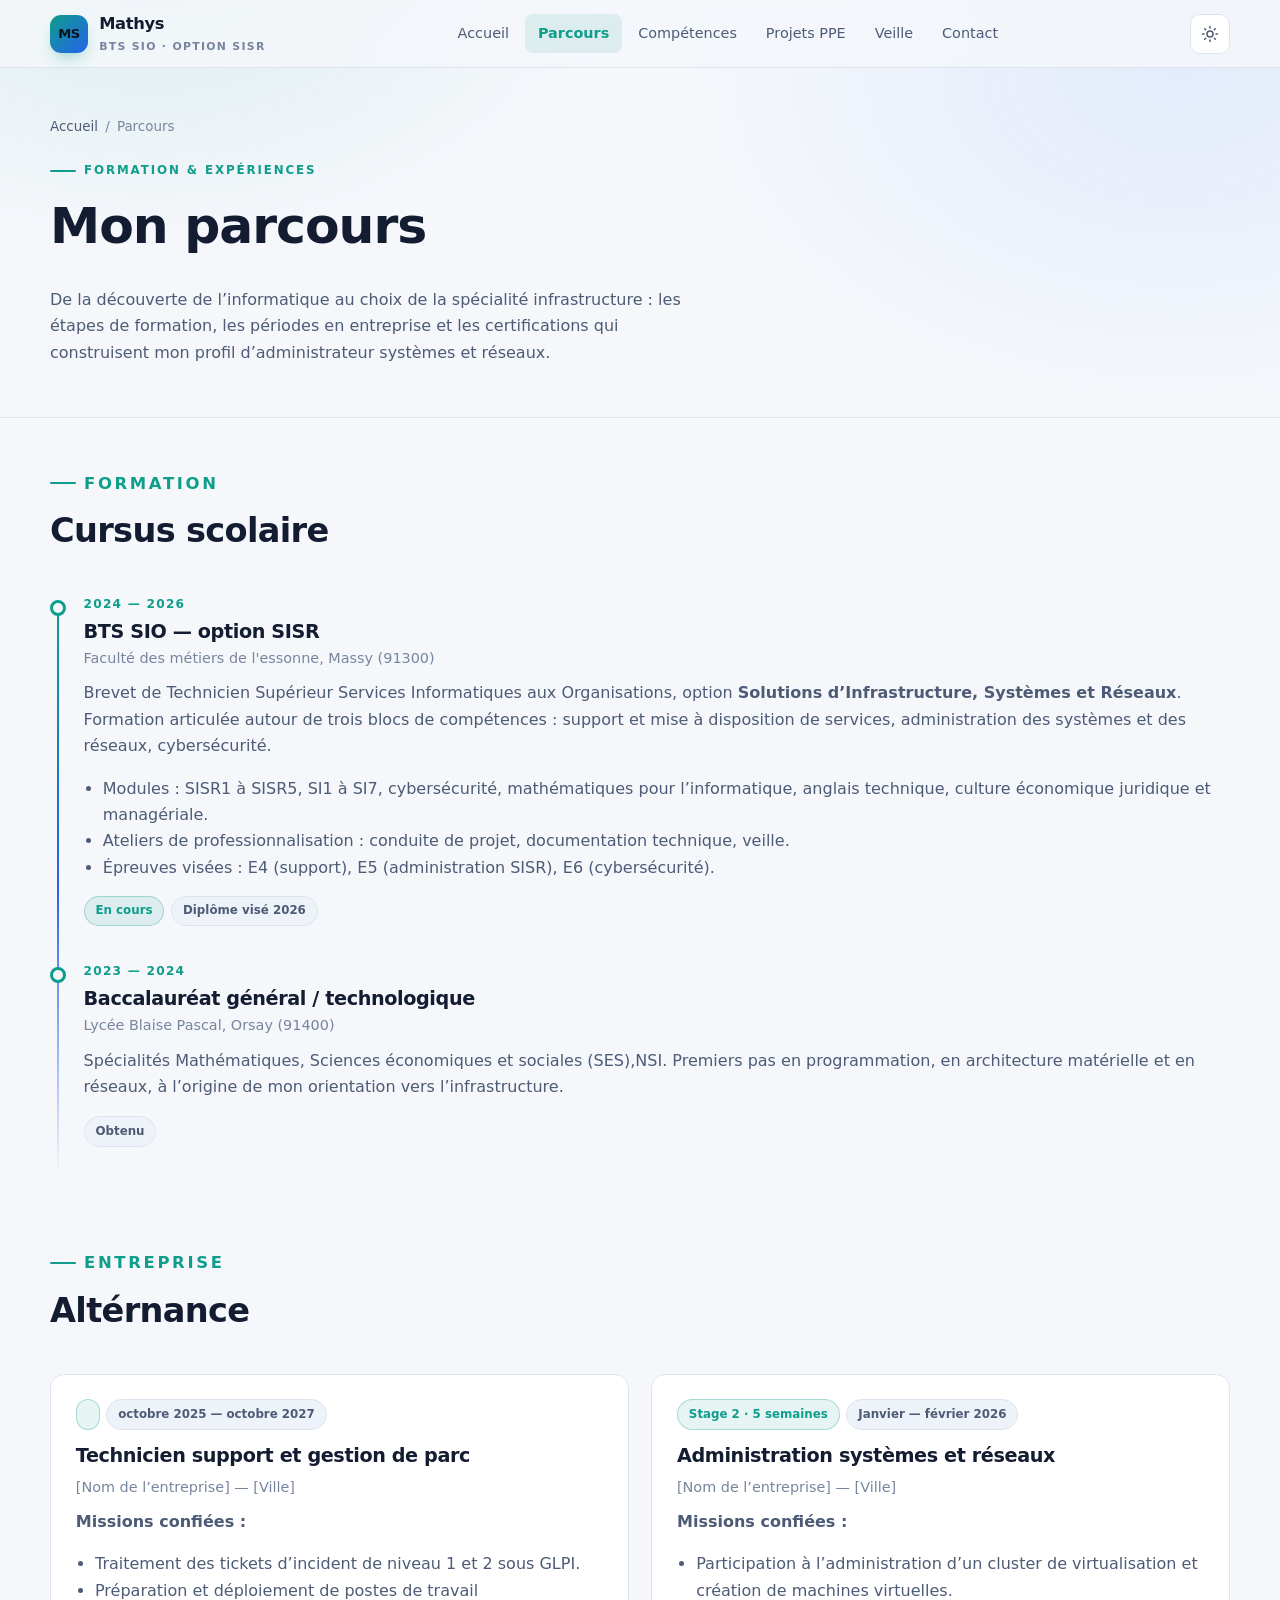
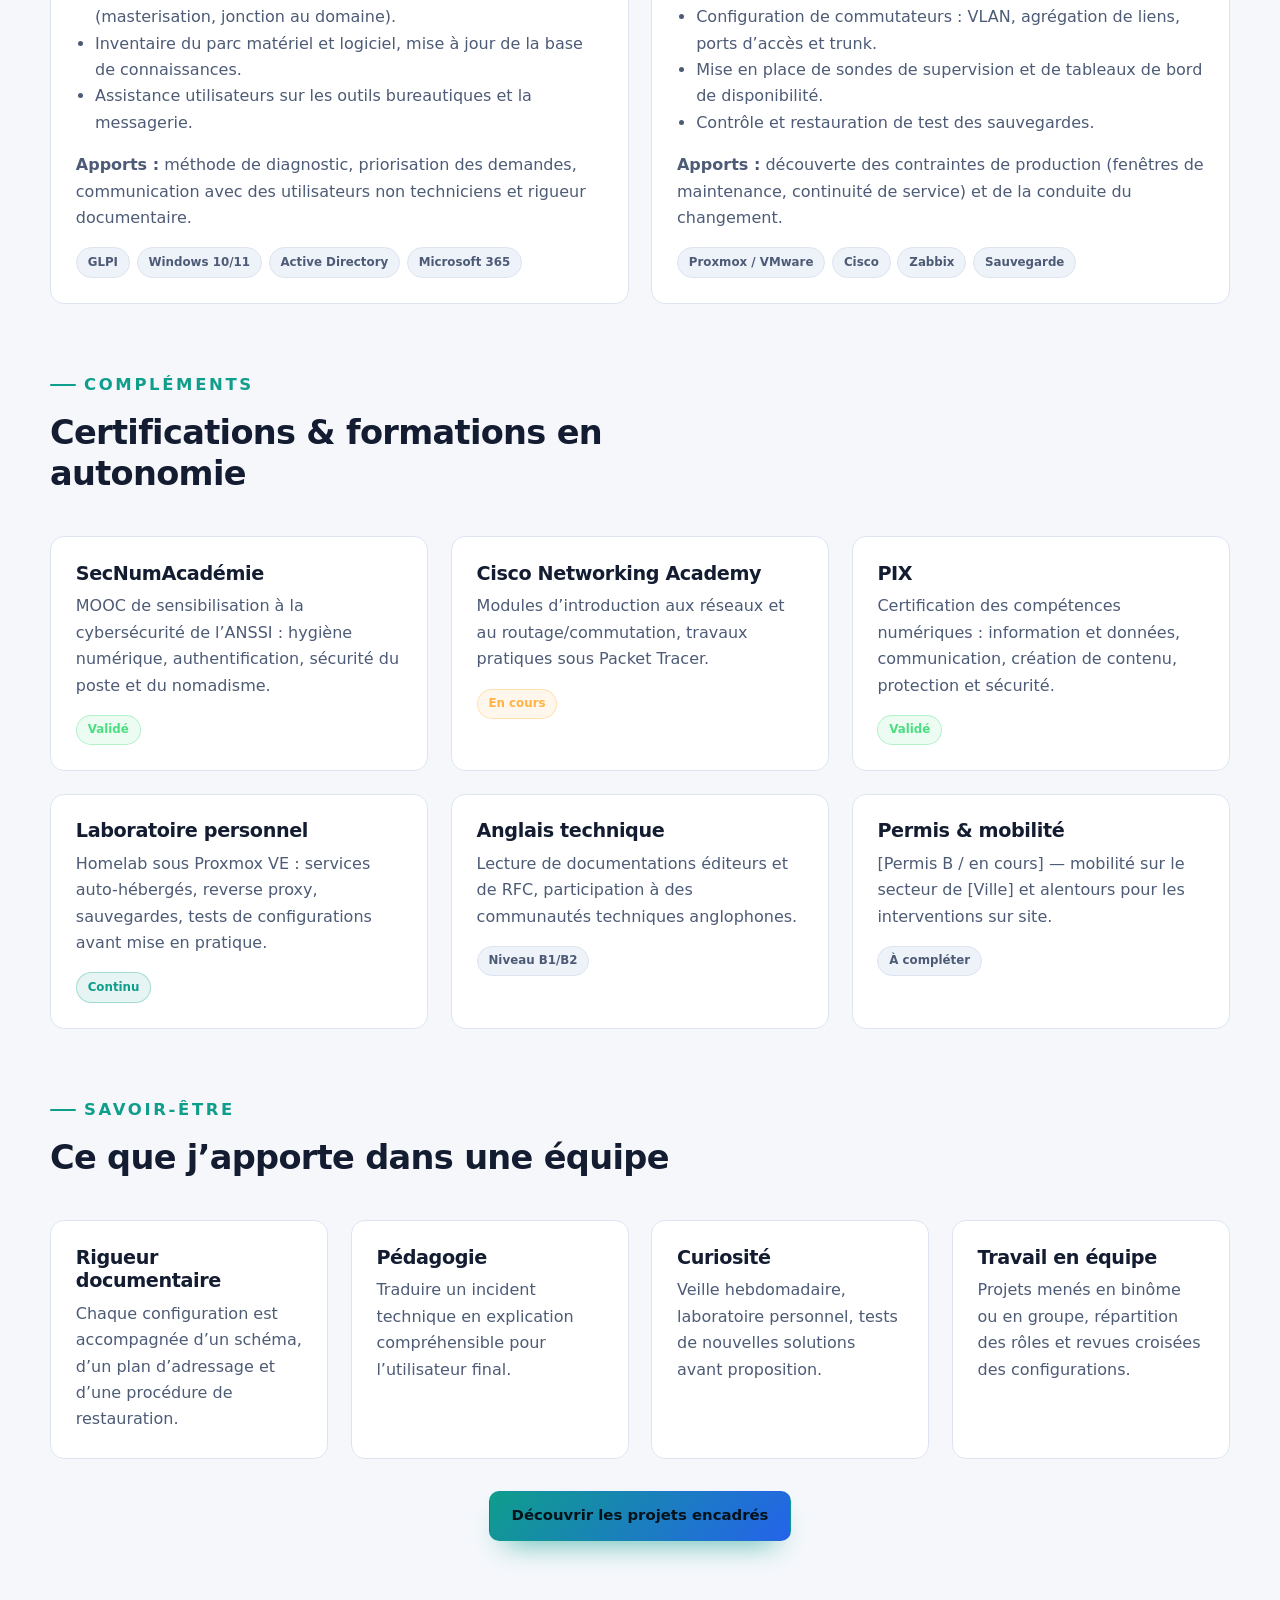
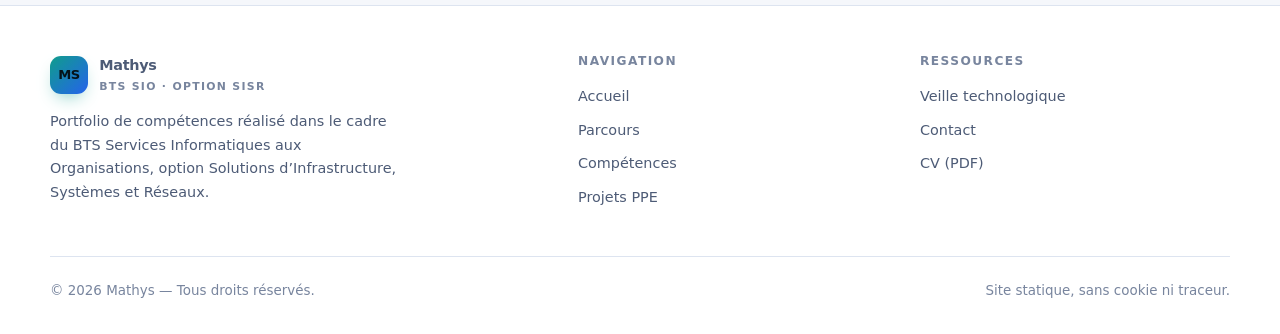
<file: parcours.html>
<!DOCTYPE html>
<html lang="fr" data-theme="dark">
<head>
<meta charset="utf-8">
<meta name="viewport" content="width=device-width, initial-scale=1">
<title>Parcours — Portfolio BTS SIO SISR</title>
<meta name="description" content="Formation, stages en entreprise et expériences du parcours BTS SIO option SISR.">
<link rel="stylesheet" href="assets/css/style.css">
<link rel="icon" href="data:image/svg+xml,<svg xmlns='http://www.w3.org/2000/svg' viewBox='0 0 100 100'><rect width='100' height='100' rx='22' fill='%2338d9c4'/><text x='50' y='68' font-size='52' font-family='sans-serif' font-weight='bold' text-anchor='middle' fill='%23061018'>M</text></svg>">
<script>
  (function () {
    try {
      var t = localStorage.getItem('portfolio-theme');
      if (t) document.documentElement.setAttribute('data-theme', t);
    } catch (e) {}
  })();
</script>
</head>
<body>

<header class="site-header">
  <nav class="container nav" aria-label="Navigation principale">
    <a class="brand" href="index.html">
      <span class="brand__mark" aria-hidden="true">MS</span>
      <span>Mathys<span class="brand__sub">BTS SIO · Option SISR</span></span>
    </a>
    <ul class="nav__links" id="nav-links">
      <li><a href="index.html">Accueil</a></li>
      <li><a href="parcours.html">Parcours</a></li>
      <li><a href="competences.html">Compétences</a></li>
      <li><a href="projets.html">Projets PPE</a></li>
      <li><a href="veille.html">Veille</a></li>
      <li><a href="contact.html">Contact</a></li>
    </ul>
    <div class="nav__actions">
      <button class="icon-btn" id="theme-toggle" type="button" aria-label="Changer de thème" title="Changer de thème">
        <svg viewBox="0 0 24 24" fill="none" stroke="currentColor" stroke-width="2" stroke-linecap="round" aria-hidden="true"><circle cx="12" cy="12" r="4"/><path d="M12 2v2M12 20v2M4.9 4.9l1.4 1.4M17.7 17.7l1.4 1.4M2 12h2M20 12h2M4.9 19.1l1.4-1.4M17.7 6.3l1.4-1.4"/></svg>
      </button>
      <button class="icon-btn nav__burger" id="nav-burger" type="button" aria-label="Ouvrir le menu" aria-expanded="false" aria-controls="nav-links">
        <svg viewBox="0 0 24 24" fill="none" stroke="currentColor" stroke-width="2" stroke-linecap="round" aria-hidden="true"><path d="M4 7h16M4 12h16M4 17h16"/></svg>
      </button>
    </div>
  </nav>
</header>

<main>

  <section class="page-head">
    <div class="container">
      <nav class="breadcrumb" aria-label="Fil d’Ariane">
        <a href="index.html">Accueil</a><span>/</span><span>Parcours</span>
      </nav>
      <p class="eyebrow">Formation &amp; expériences</p>
      <h1>Mon parcours</h1>
      <p style="max-width:66ch">
        De la découverte de l’informatique au choix de la spécialité infrastructure : les étapes de formation,
        les périodes en entreprise et les certifications qui construisent mon profil d’administrateur systèmes et réseaux.
      </p>
    </div>
  </section>

  <!-- ================= FORMATION ================= -->
  <section class="container" style="margin-bottom:4rem">
    <div class="section-head reveal">
      <p class="eyebrow">Formation</p>
      <h2>Cursus scolaire</h2>
    </div>

    <div class="timeline">
      <article class="timeline__item reveal">
        <div class="timeline__date">2024 — 2026</div>
        <h3>BTS SIO — option SISR</h3>
        <p class="timeline__place">Faculté des métiers de l'essonne, Massy (91300)</p>
        <p>
          Brevet de Technicien Supérieur Services Informatiques aux Organisations, option
          <strong>Solutions d’Infrastructure, Systèmes et Réseaux</strong>. Formation articulée autour de trois blocs
          de compétences : support et mise à disposition de services, administration des systèmes et des réseaux,
          cybersécurité.
        </p>
        <ul style="color:var(--text-muted);padding-left:1.2rem;margin-bottom:.9rem">
          <li>Modules : SISR1 à SISR5, SI1 à SI7, cybersécurité, mathématiques pour l’informatique, anglais technique, culture économique juridique et managériale.</li>
          <li>Ateliers de professionnalisation : conduite de projet, documentation technique, veille.</li>
          <li>Épreuves visées : E4 (support), E5 (administration SISR), E6 (cybersécurité).</li>
        </ul>
        <div class="tags">
          <span class="badge badge--accent">En cours</span>
          <span class="badge">Diplôme visé 2026</span>
        </div>
      </article>

      <article class="timeline__item reveal">
        <div class="timeline__date">2023 — 2024</div>
        <h3>Baccalauréat général / technologique</h3>
        <p class="timeline__place">Lycée Blaise Pascal, Orsay (91400)</p>
        <p>
          Spécialités Mathématiques, Sciences économiques et sociales (SES),NSI. Premiers pas en programmation, en architecture
          matérielle et en réseaux, à l’origine de mon orientation vers l’infrastructure.
        </p>
        <div class="tags">
          <span class="badge">Obtenu</span>
        </div>
      </article>
    </div>
  </section>

  <!-- ================= STAGES ================= -->
  <section class="container" style="margin-bottom:4rem">
    <div class="section-head reveal">
      <p class="eyebrow">Entreprise</p>
      <h2>Altérnance</h2>

    </div>

    <div class="grid grid--2">
      <article class="card reveal">
        <div class="tags" style="margin-bottom:.9rem">
          <span class="badge badge--accent"></span>
          <span class="badge">octobre 2025 — octobre 2027</span>
        </div>
        <h3>Technicien support et gestion de parc</h3>
        <p class="timeline__place">[Nom de l’entreprise] — [Ville]</p>
        <p><strong>Missions confiées :</strong></p>
        <ul style="color:var(--text-muted);padding-left:1.2rem">
          <li>Traitement des tickets d’incident de niveau 1 et 2 sous GLPI.</li>
          <li>Préparation et déploiement de postes de travail (masterisation, jonction au domaine).</li>
          <li>Inventaire du parc matériel et logiciel, mise à jour de la base de connaissances.</li>
          <li>Assistance utilisateurs sur les outils bureautiques et la messagerie.</li>
        </ul>
        <p><strong>Apports :</strong> méthode de diagnostic, priorisation des demandes, communication avec des
          utilisateurs non techniciens et rigueur documentaire.</p>
        <div class="tags">
          <span class="badge">GLPI</span><span class="badge">Windows 10/11</span><span class="badge">Active Directory</span><span class="badge">Microsoft 365</span>
        </div>
      </article>

      <article class="card reveal">
        <div class="tags" style="margin-bottom:.9rem">
          <span class="badge badge--accent">Stage 2 · 5 semaines</span>
          <span class="badge">Janvier — février 2026</span>
        </div>
        <h3>Administration systèmes et réseaux</h3>
        <p class="timeline__place">[Nom de l’entreprise] — [Ville]</p>
        <p><strong>Missions confiées :</strong></p>
        <ul style="color:var(--text-muted);padding-left:1.2rem">
          <li>Participation à l’administration d’un cluster de virtualisation et création de machines virtuelles.</li>
          <li>Configuration de commutateurs : VLAN, agrégation de liens, ports d’accès et trunk.</li>
          <li>Mise en place de sondes de supervision et de tableaux de bord de disponibilité.</li>
          <li>Contrôle et restauration de test des sauvegardes.</li>
        </ul>
        <p><strong>Apports :</strong> découverte des contraintes de production (fenêtres de maintenance,
          continuité de service) et de la conduite du changement.</p>
        <div class="tags">
          <span class="badge">Proxmox / VMware</span><span class="badge">Cisco</span><span class="badge">Zabbix</span><span class="badge">Sauvegarde</span>
        </div>
      </article>
    </div>
  </section>

  <!-- ================= CERTIFICATIONS ================= -->
  <section class="container" style="margin-bottom:4rem">
    <div class="section-head reveal">
      <p class="eyebrow">Compléments</p>
      <h2>Certifications &amp; formations en autonomie</h2>
    </div>

    <div class="grid grid--3">
      <article class="card card--hover reveal">
        <h3>SecNumAcadémie</h3>
        <p>MOOC de sensibilisation à la cybersécurité de l’ANSSI : hygiène numérique, authentification, sécurité du poste et du nomadisme.</p>
        <span class="badge badge--ok">Validé</span>
      </article>
      <article class="card card--hover reveal">
        <h3>Cisco Networking Academy</h3>
        <p>Modules d’introduction aux réseaux et au routage/commutation, travaux pratiques sous Packet Tracer.</p>
        <span class="badge badge--warn">En cours</span>
      </article>
      <article class="card card--hover reveal">
        <h3>PIX</h3>
        <p>Certification des compétences numériques : information et données, communication, création de contenu, protection et sécurité.</p>
        <span class="badge badge--ok">Validé</span>
      </article>
      <article class="card card--hover reveal">
        <h3>Laboratoire personnel</h3>
        <p>Homelab sous Proxmox VE : services auto-hébergés, reverse proxy, sauvegardes, tests de configurations avant mise en pratique.</p>
        <span class="badge badge--accent">Continu</span>
      </article>
      <article class="card card--hover reveal">
        <h3>Anglais technique</h3>
        <p>Lecture de documentations éditeurs et de RFC, participation à des communautés techniques anglophones.</p>
        <span class="badge">Niveau B1/B2</span>
      </article>
      <article class="card card--hover reveal">
        <h3>Permis &amp; mobilité</h3>
        <p>[Permis B / en cours] — mobilité sur le secteur de [Ville] et alentours pour les interventions sur site.</p>
        <span class="badge">À compléter</span>
      </article>
    </div>
  </section>

  <!-- ================= SOFT SKILLS ================= -->
  <section class="container" style="margin-bottom:2rem">
    <div class="section-head reveal">
      <p class="eyebrow">Savoir-être</p>
      <h2>Ce que j’apporte dans une équipe</h2>
    </div>

    <div class="grid grid--4">
      <div class="card reveal"><h3>Rigueur documentaire</h3><p>Chaque configuration est accompagnée d’un schéma, d’un plan d’adressage et d’une procédure de restauration.</p></div>
      <div class="card reveal"><h3>Pédagogie</h3><p>Traduire un incident technique en explication compréhensible pour l’utilisateur final.</p></div>
      <div class="card reveal"><h3>Curiosité</h3><p>Veille hebdomadaire, laboratoire personnel, tests de nouvelles solutions avant proposition.</p></div>
      <div class="card reveal"><h3>Travail en équipe</h3><p>Projets menés en binôme ou en groupe, répartition des rôles et revues croisées des configurations.</p></div>
    </div>

    <div class="center mt-2">
      <a class="btn btn--primary" href="projets.html">Découvrir les projets encadrés</a>
    </div>
  </section>

</main>

<footer class="site-footer">
  <div class="container">
    <div class="footer-grid">
      <div>
        <a class="brand" href="index.html" style="margin-bottom:.9rem">
          <span class="brand__mark" aria-hidden="true">MS</span>
          <span>Mathys<span class="brand__sub">BTS SIO · Option SISR</span></span>
        </a>
        <p style="max-width:38ch;font-size:.9rem">
          Portfolio de compétences réalisé dans le cadre du BTS Services Informatiques aux Organisations,
          option Solutions d’Infrastructure, Systèmes et Réseaux.
        </p>
      </div>
      <div>
        <h4>Navigation</h4>
        <ul>
          <li><a href="index.html">Accueil</a></li>
          <li><a href="parcours.html">Parcours</a></li>
          <li><a href="competences.html">Compétences</a></li>
          <li><a href="projets.html">Projets PPE</a></li>
        </ul>
      </div>
      <div>
        <h4>Ressources</h4>
        <ul>
          <li><a href="veille.html">Veille technologique</a></li>
          <li><a href="contact.html">Contact</a></li>
          <li><a href="assets/docs/cv.pdf">CV (PDF)</a></li>
        </ul>
      </div>
    </div>
    <div class="footer-bottom">
      <span>© <span data-year>2026</span> Mathys — Tous droits réservés.</span>
      <span>Site statique, sans cookie ni traceur.</span>
    </div>
  </div>
</footer>

<button class="icon-btn" id="to-top" type="button" aria-label="Revenir en haut de page">
  <svg viewBox="0 0 24 24" fill="none" stroke="currentColor" stroke-width="2" stroke-linecap="round" aria-hidden="true"><path d="M12 19V5M6 11l6-6 6 6"/></svg>
</button>

<script src="assets/js/main.js"></script>
</body>
</html>
</file>
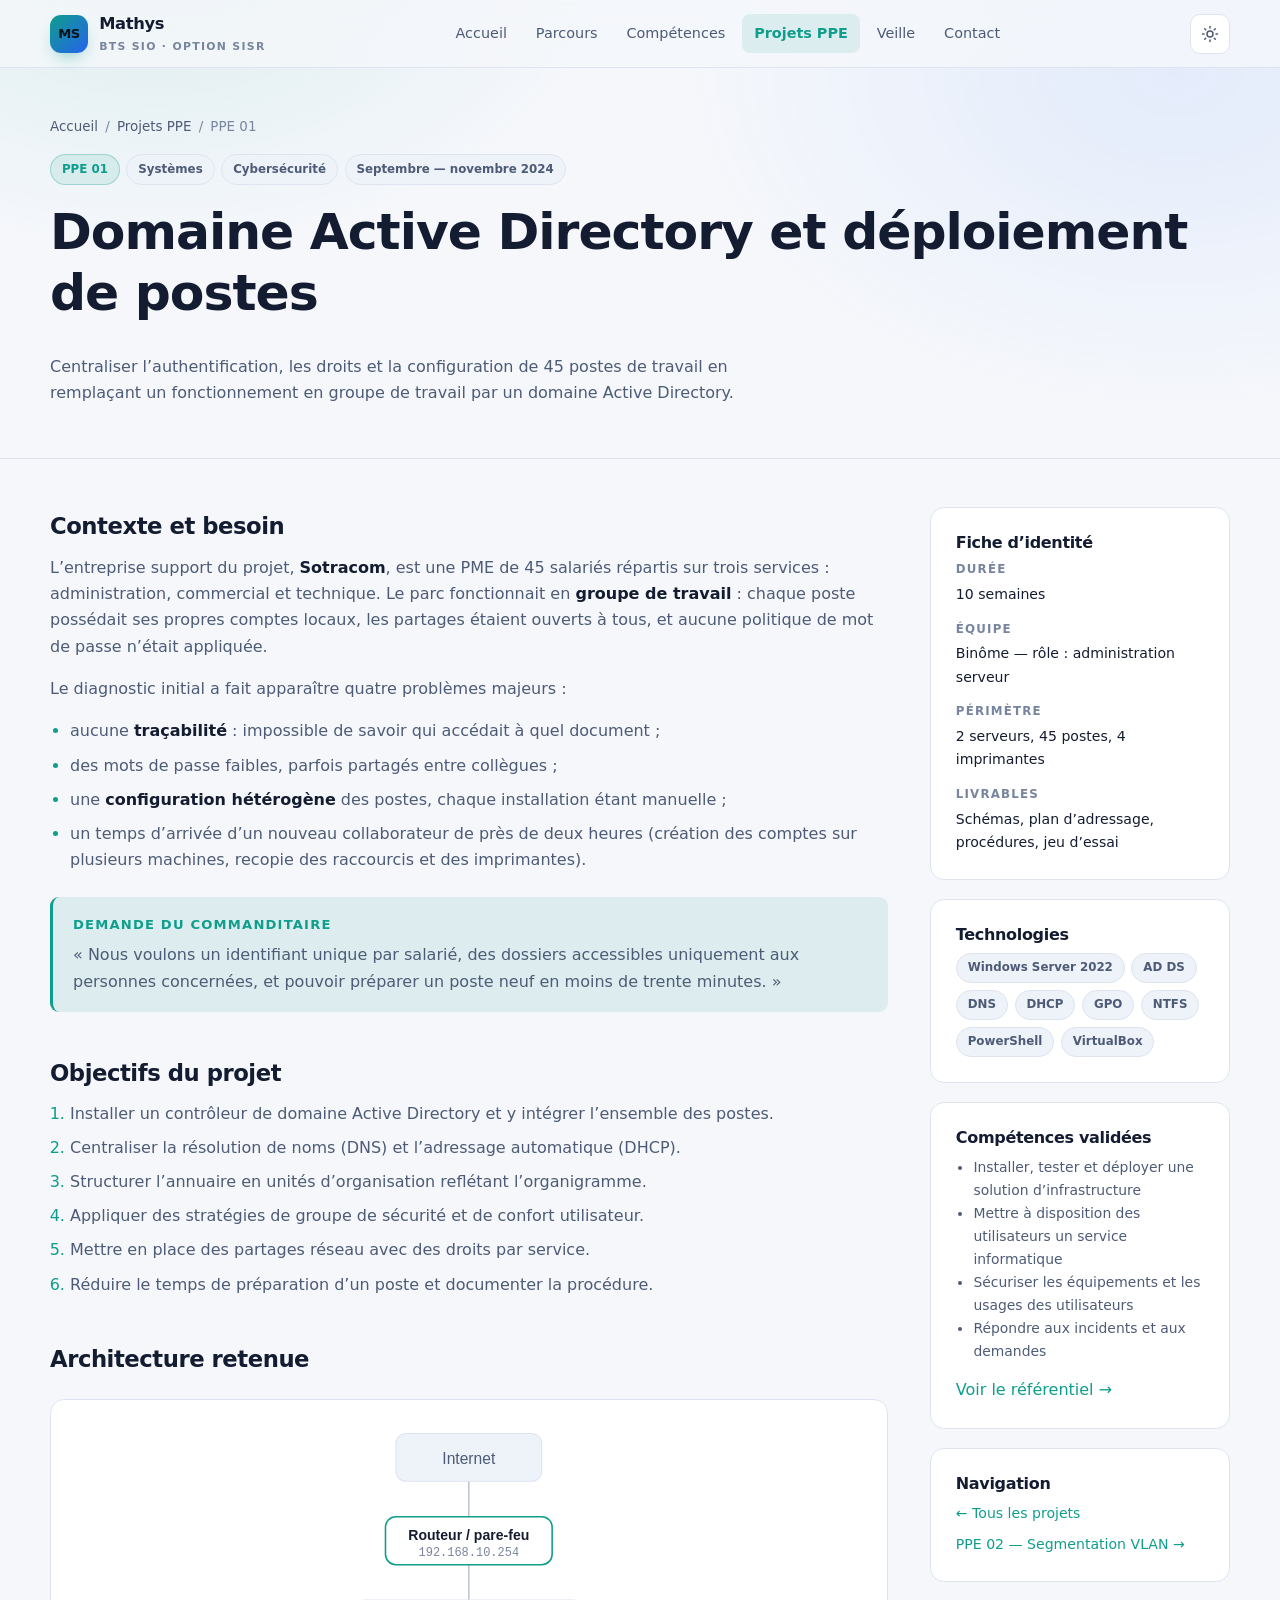
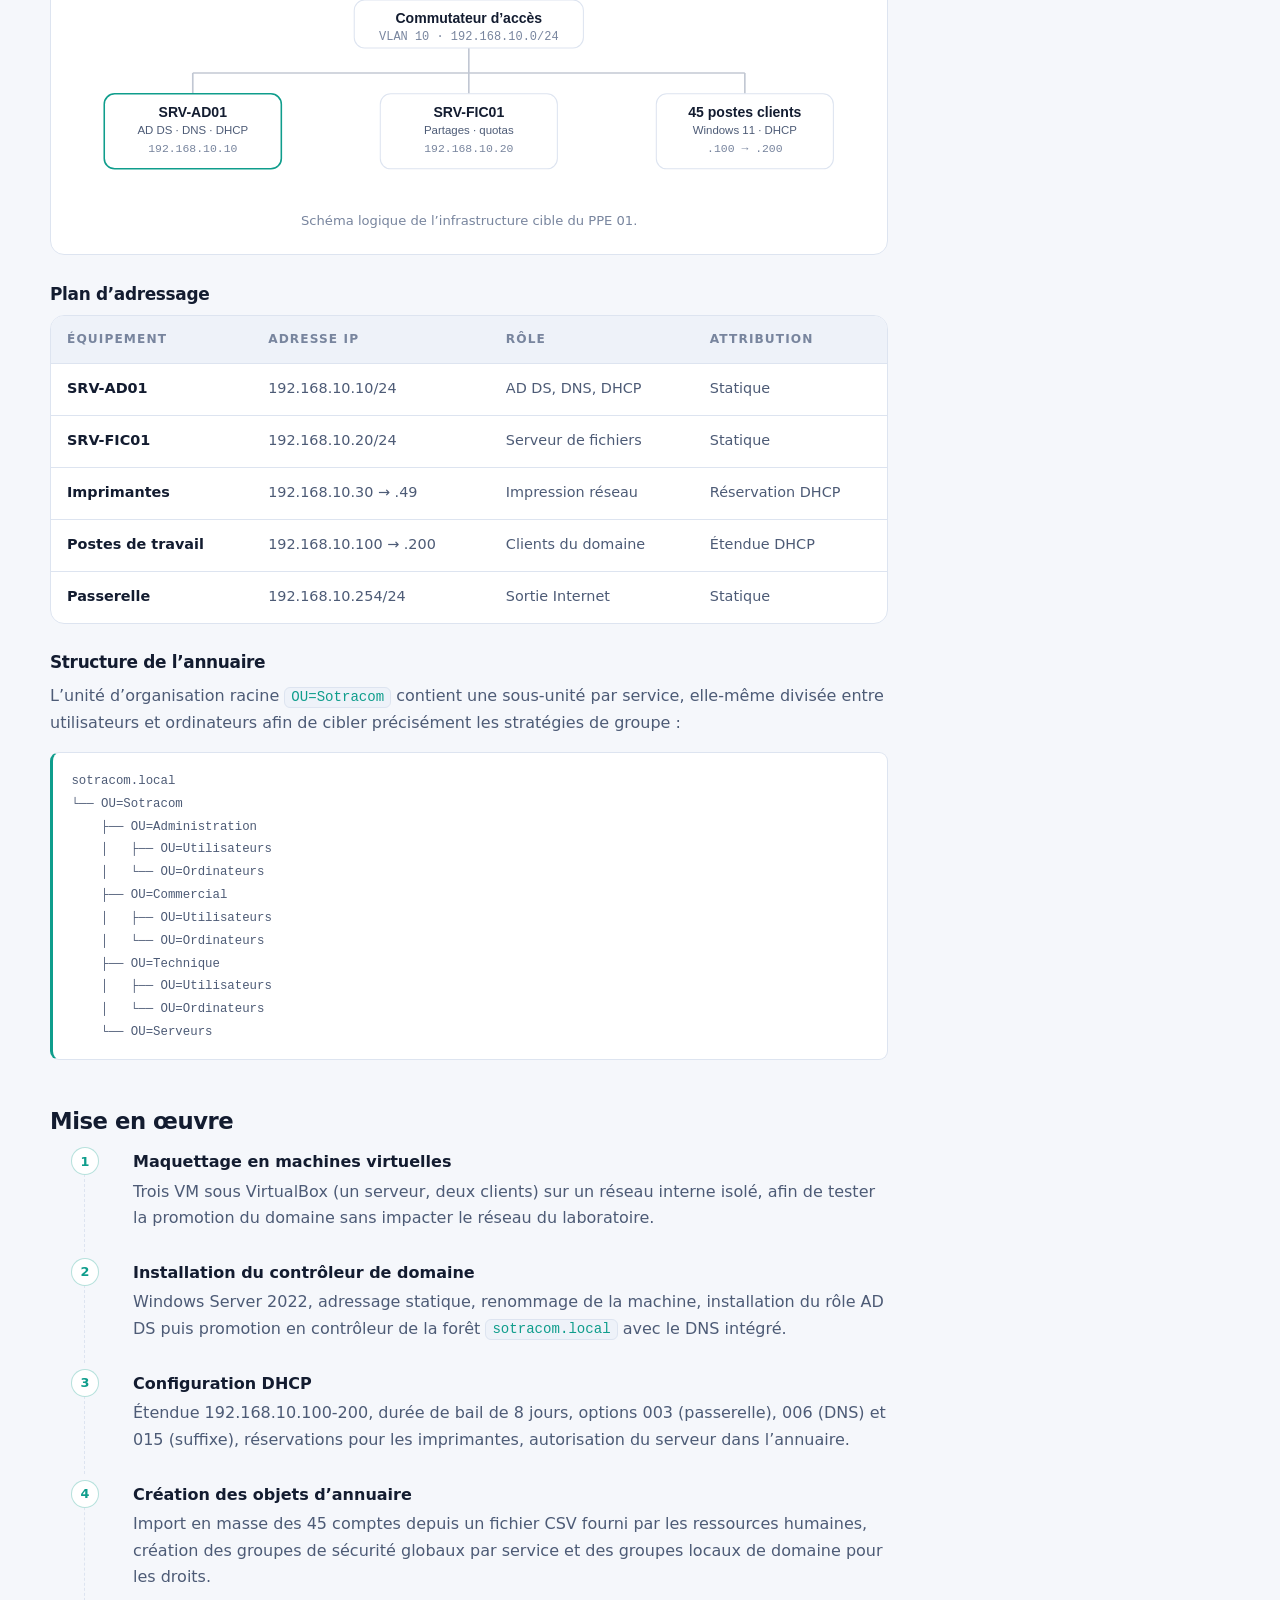
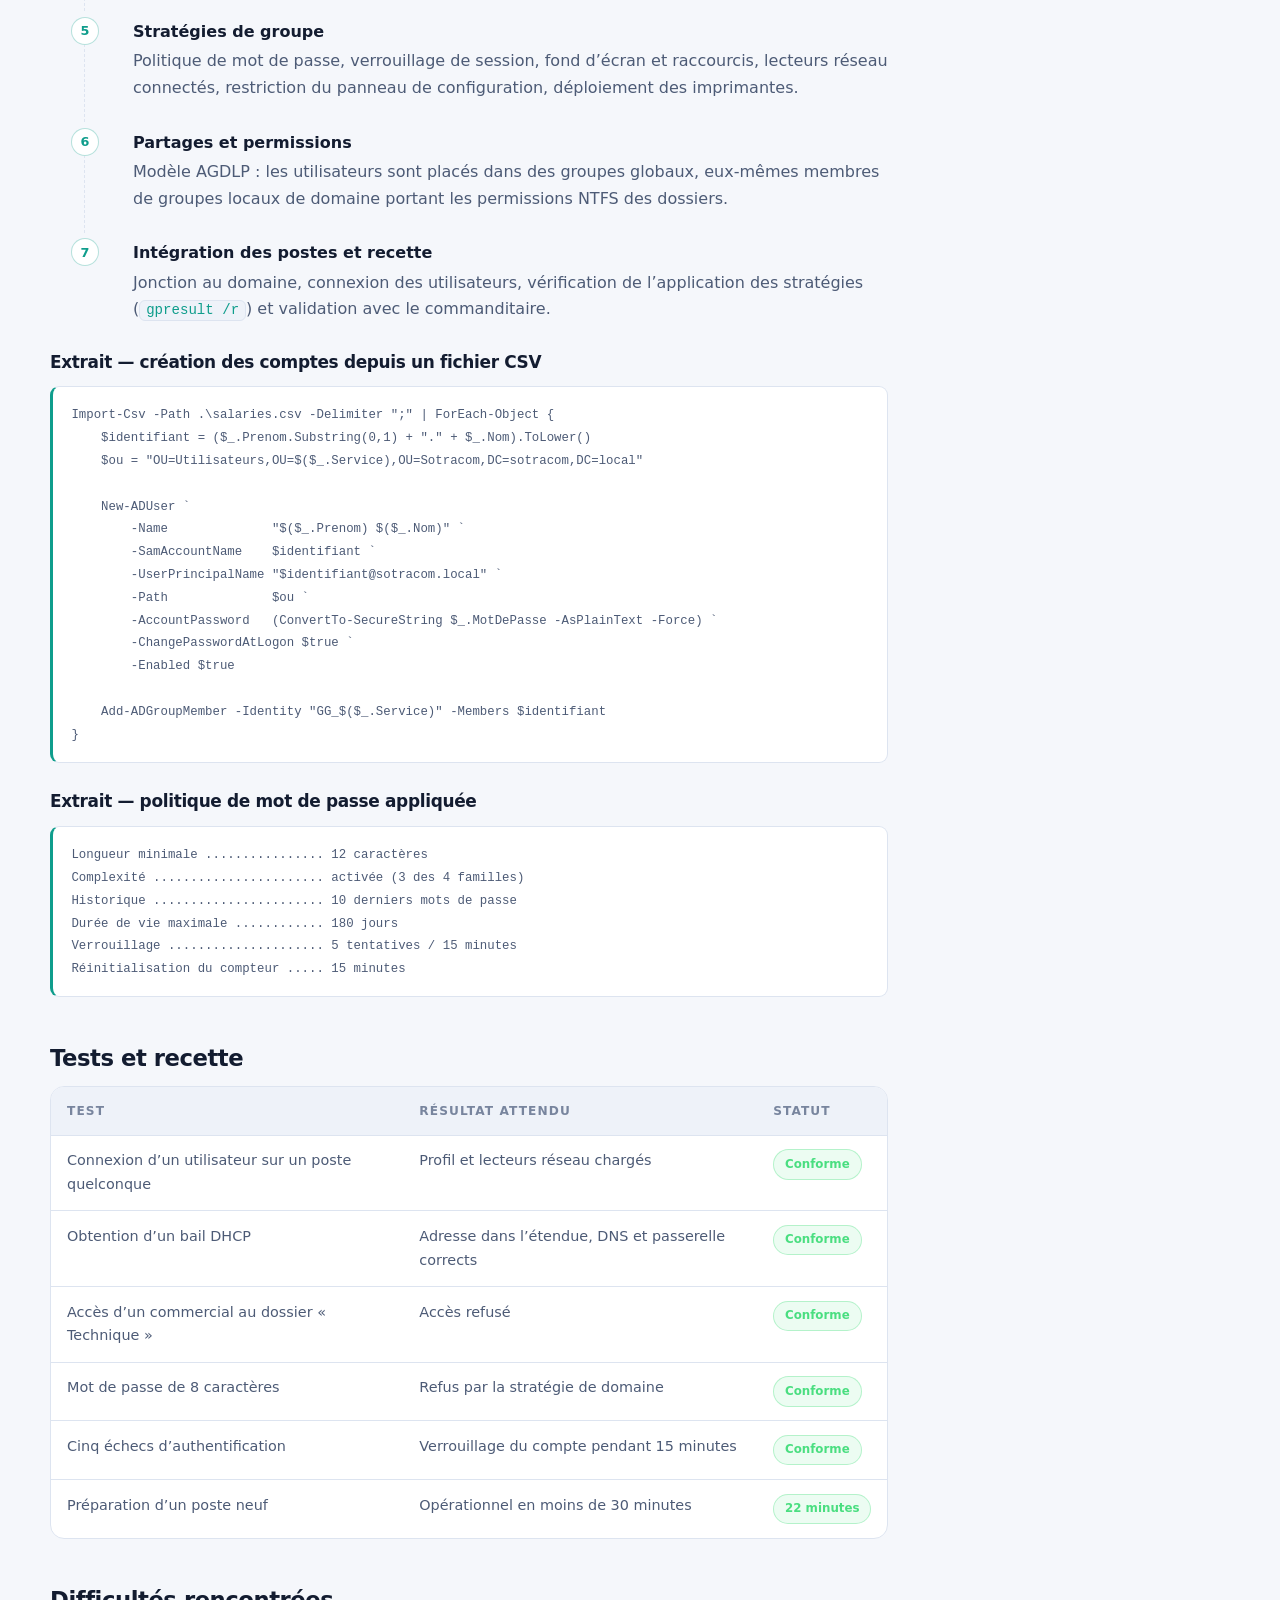
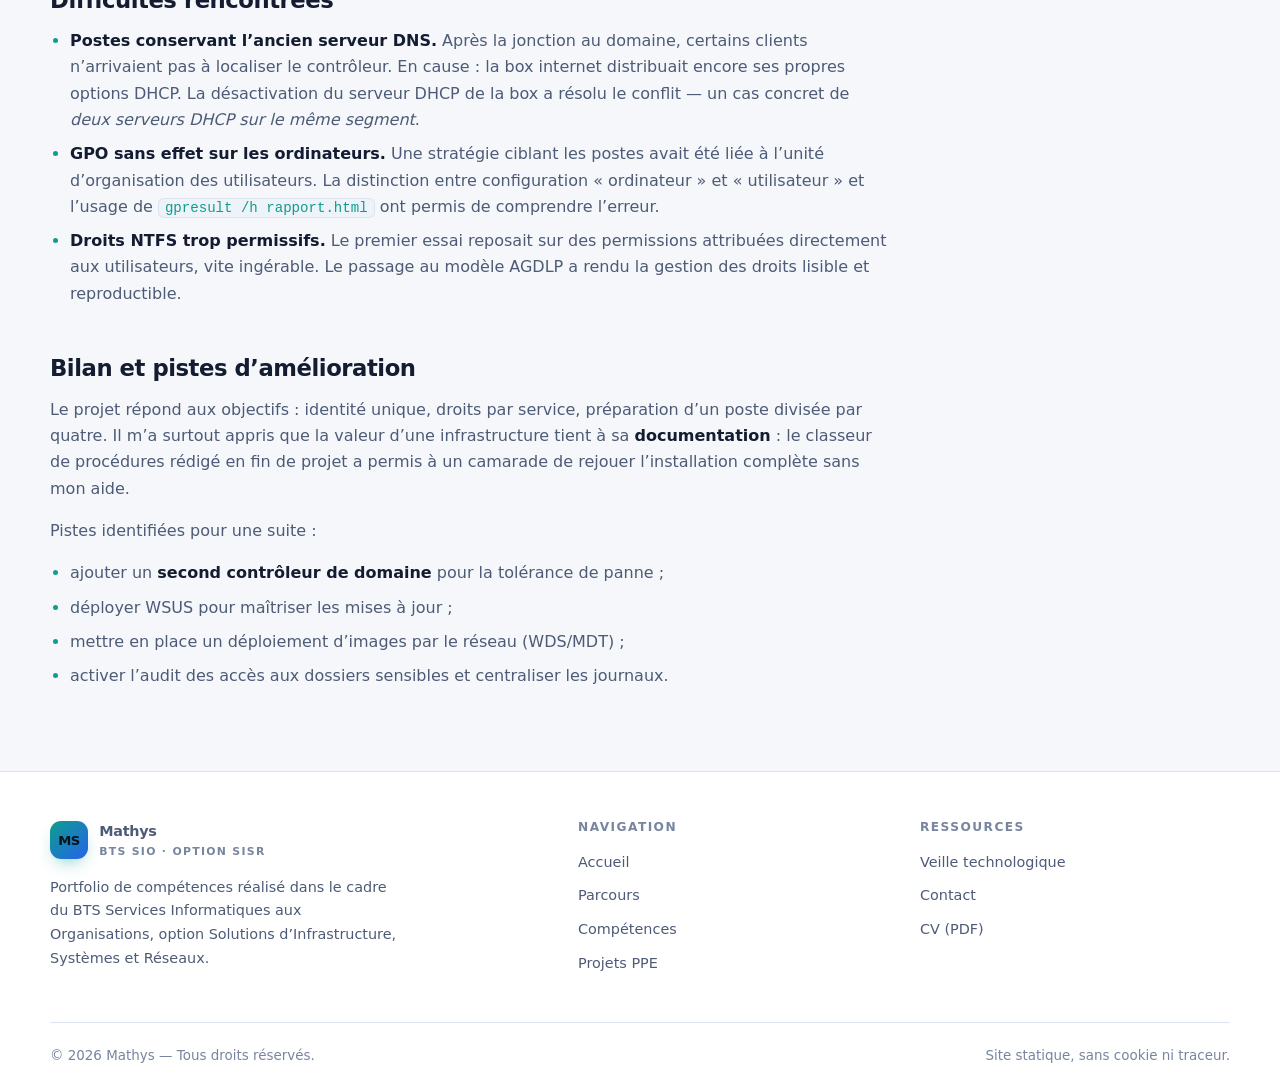
<file: projet-active-directory.html>
<!DOCTYPE html>
<html lang="fr" data-theme="dark">
<head>
<meta charset="utf-8">
<meta name="viewport" content="width=device-width, initial-scale=1">
<title>PPE 01 — Domaine Active Directory | Portfolio BTS SIO SISR</title>
<meta name="description" content="Migration d’un groupe de travail vers un domaine Active Directory : AD DS, DNS, DHCP, unités d’organisation, GPO et partages sécurisés.">
<link rel="stylesheet" href="assets/css/style.css">
<link rel="icon" href="data:image/svg+xml,<svg xmlns='http://www.w3.org/2000/svg' viewBox='0 0 100 100'><rect width='100' height='100' rx='22' fill='%2338d9c4'/><text x='50' y='68' font-size='52' font-family='sans-serif' font-weight='bold' text-anchor='middle' fill='%23061018'>M</text></svg>">
<script>
  (function () {
    try {
      var t = localStorage.getItem('portfolio-theme');
      if (t) document.documentElement.setAttribute('data-theme', t);
    } catch (e) {}
  })();
</script>
</head>
<body>

<header class="site-header">
  <nav class="container nav" aria-label="Navigation principale">
    <a class="brand" href="index.html">
      <span class="brand__mark" aria-hidden="true">MS</span>
      <span>Mathys<span class="brand__sub">BTS SIO · Option SISR</span></span>
    </a>
    <ul class="nav__links" id="nav-links">
      <li><a href="index.html">Accueil</a></li>
      <li><a href="parcours.html">Parcours</a></li>
      <li><a href="competences.html">Compétences</a></li>
      <li><a href="projets.html">Projets PPE</a></li>
      <li><a href="veille.html">Veille</a></li>
      <li><a href="contact.html">Contact</a></li>
    </ul>
    <div class="nav__actions">
      <button class="icon-btn" id="theme-toggle" type="button" aria-label="Changer de thème" title="Changer de thème">
        <svg viewBox="0 0 24 24" fill="none" stroke="currentColor" stroke-width="2" stroke-linecap="round" aria-hidden="true"><circle cx="12" cy="12" r="4"/><path d="M12 2v2M12 20v2M4.9 4.9l1.4 1.4M17.7 17.7l1.4 1.4M2 12h2M20 12h2M4.9 19.1l1.4-1.4M17.7 6.3l1.4-1.4"/></svg>
      </button>
      <button class="icon-btn nav__burger" id="nav-burger" type="button" aria-label="Ouvrir le menu" aria-expanded="false" aria-controls="nav-links">
        <svg viewBox="0 0 24 24" fill="none" stroke="currentColor" stroke-width="2" stroke-linecap="round" aria-hidden="true"><path d="M4 7h16M4 12h16M4 17h16"/></svg>
      </button>
    </div>
  </nav>
</header>

<main>

  <section class="page-head">
    <div class="container">
      <nav class="breadcrumb" aria-label="Fil d’Ariane">
        <a href="index.html">Accueil</a><span>/</span><a href="projets.html">Projets PPE</a><span>/</span><span>PPE 01</span>
      </nav>
      <div class="tags" style="margin-bottom:1rem">
        <span class="badge badge--accent">PPE 01</span>
        <span class="badge">Systèmes</span>
        <span class="badge">Cybersécurité</span>
        <span class="badge">Septembre — novembre 2024</span>
      </div>
      <h1>Domaine Active Directory et déploiement de postes</h1>
      <p style="max-width:70ch">
        Centraliser l’authentification, les droits et la configuration de 45 postes de travail en remplaçant
        un fonctionnement en groupe de travail par un domaine Active Directory.
      </p>
    </div>
  </section>

  <div class="container">
    <div class="project-layout">

      <!-- ============ CONTENU ============ -->
      <article class="prose">

        <h2>Contexte et besoin</h2>
        <p>
          L’entreprise support du projet, <strong>Sotracom</strong>, est une PME de 45 salariés répartis sur trois
          services : administration, commercial et technique. Le parc fonctionnait en <strong>groupe de travail</strong> :
          chaque poste possédait ses propres comptes locaux, les partages étaient ouverts à tous, et aucune politique
          de mot de passe n’était appliquée.
        </p>
        <p>Le diagnostic initial a fait apparaître quatre problèmes majeurs :</p>
        <ul>
          <li>aucune <strong>traçabilité</strong> : impossible de savoir qui accédait à quel document ;</li>
          <li>des mots de passe faibles, parfois partagés entre collègues ;</li>
          <li>une <strong>configuration hétérogène</strong> des postes, chaque installation étant manuelle ;</li>
          <li>un temps d’arrivée d’un nouveau collaborateur de près de deux heures (création des comptes sur
            plusieurs machines, recopie des raccourcis et des imprimantes).</li>
        </ul>

        <div class="callout">
          <p class="callout__title">Demande du commanditaire</p>
          <p>
            « Nous voulons un identifiant unique par salarié, des dossiers accessibles uniquement aux personnes
            concernées, et pouvoir préparer un poste neuf en moins de trente minutes. »
          </p>
        </div>

        <h2>Objectifs du projet</h2>
        <ol>
          <li>Installer un contrôleur de domaine Active Directory et y intégrer l’ensemble des postes.</li>
          <li>Centraliser la résolution de noms (DNS) et l’adressage automatique (DHCP).</li>
          <li>Structurer l’annuaire en unités d’organisation reflétant l’organigramme.</li>
          <li>Appliquer des stratégies de groupe de sécurité et de confort utilisateur.</li>
          <li>Mettre en place des partages réseau avec des droits par service.</li>
          <li>Réduire le temps de préparation d’un poste et documenter la procédure.</li>
        </ol>

        <h2>Architecture retenue</h2>

        <figure class="figure">
          <svg viewBox="0 0 760 350" role="img" aria-label="Schéma logique : Internet, routeur pare-feu, commutateur, contrôleur de domaine, serveur de fichiers et postes clients">
            <defs>
              <marker id="ad-arrow" markerWidth="8" markerHeight="8" refX="6" refY="4" orient="auto">
                <path d="M0 0 L8 4 L0 8 z" fill="currentColor" opacity=".5"/>
              </marker>
            </defs>
            <g fill="none" stroke="currentColor" stroke-width="1.6" opacity=".45" color="var(--text-dim)">
              <path d="M380 56 V90"/>
              <path d="M380 136 V170"/>
              <path d="M380 216 V240"/>
              <path d="M115 240 H645"/>
              <path d="M115 240 V260"/>
              <path d="M380 240 V260"/>
              <path d="M645 240 V260"/>
            </g>

            <!-- Internet -->
            <g>
              <rect x="310" y="10" width="140" height="46" rx="10" fill="var(--surface-2)" stroke="var(--border)"/>
              <text x="380" y="39" text-anchor="middle" font-size="15" font-family="sans-serif" fill="var(--text-muted)">Internet</text>
            </g>

            <!-- Routeur -->
            <g>
              <rect x="300" y="90" width="160" height="46" rx="10" fill="var(--surface)" stroke="var(--accent)" stroke-width="1.5"/>
              <text x="380" y="112" text-anchor="middle" font-size="13.5" font-family="sans-serif" font-weight="600" fill="var(--text)">Routeur / pare-feu</text>
              <text x="380" y="128" text-anchor="middle" font-size="11.5" font-family="monospace" fill="var(--text-dim)">192.168.10.254</text>
            </g>

            <!-- Switch -->
            <g>
              <rect x="270" y="170" width="220" height="46" rx="10" fill="var(--surface)" stroke="var(--border)"/>
              <text x="380" y="192" text-anchor="middle" font-size="13.5" font-family="sans-serif" font-weight="600" fill="var(--text)">Commutateur d’accès</text>
              <text x="380" y="208" text-anchor="middle" font-size="11.5" font-family="monospace" fill="var(--text-dim)">VLAN 10 · 192.168.10.0/24</text>
            </g>

            <!-- DC -->
            <g>
              <rect x="30" y="260" width="170" height="72" rx="10" fill="var(--surface)" stroke="var(--accent)" stroke-width="1.5"/>
              <text x="115" y="282" text-anchor="middle" font-size="13.5" font-family="sans-serif" font-weight="600" fill="var(--text)">SRV-AD01</text>
              <text x="115" y="299" text-anchor="middle" font-size="11" font-family="sans-serif" fill="var(--text-muted)">AD DS · DNS · DHCP</text>
              <text x="115" y="316" text-anchor="middle" font-size="11" font-family="monospace" fill="var(--text-dim)">192.168.10.10</text>
            </g>

            <!-- Fichiers -->
            <g>
              <rect x="295" y="260" width="170" height="72" rx="10" fill="var(--surface)" stroke="var(--border)"/>
              <text x="380" y="282" text-anchor="middle" font-size="13.5" font-family="sans-serif" font-weight="600" fill="var(--text)">SRV-FIC01</text>
              <text x="380" y="299" text-anchor="middle" font-size="11" font-family="sans-serif" fill="var(--text-muted)">Partages · quotas</text>
              <text x="380" y="316" text-anchor="middle" font-size="11" font-family="monospace" fill="var(--text-dim)">192.168.10.20</text>
            </g>

            <!-- Postes -->
            <g>
              <rect x="560" y="260" width="170" height="72" rx="10" fill="var(--surface)" stroke="var(--border)"/>
              <text x="645" y="282" text-anchor="middle" font-size="13.5" font-family="sans-serif" font-weight="600" fill="var(--text)">45 postes clients</text>
              <text x="645" y="299" text-anchor="middle" font-size="11" font-family="sans-serif" fill="var(--text-muted)">Windows 11 · DHCP</text>
              <text x="645" y="316" text-anchor="middle" font-size="11" font-family="monospace" fill="var(--text-dim)">.100 → .200</text>
            </g>
          </svg>
          <figcaption>Schéma logique de l’infrastructure cible du PPE 01.</figcaption>
        </figure>

        <h3>Plan d’adressage</h3>
        <div class="table-wrap" style="margin-bottom:1.4rem">
          <table>
            <thead>
              <tr><th scope="col">Équipement</th><th scope="col">Adresse IP</th><th scope="col">Rôle</th><th scope="col">Attribution</th></tr>
            </thead>
            <tbody>
              <tr><td><strong>SRV-AD01</strong></td><td>192.168.10.10/24</td><td>AD DS, DNS, DHCP</td><td>Statique</td></tr>
              <tr><td><strong>SRV-FIC01</strong></td><td>192.168.10.20/24</td><td>Serveur de fichiers</td><td>Statique</td></tr>
              <tr><td><strong>Imprimantes</strong></td><td>192.168.10.30 → .49</td><td>Impression réseau</td><td>Réservation DHCP</td></tr>
              <tr><td><strong>Postes de travail</strong></td><td>192.168.10.100 → .200</td><td>Clients du domaine</td><td>Étendue DHCP</td></tr>
              <tr><td><strong>Passerelle</strong></td><td>192.168.10.254/24</td><td>Sortie Internet</td><td>Statique</td></tr>
            </tbody>
          </table>
        </div>

        <h3>Structure de l’annuaire</h3>
        <p>
          L’unité d’organisation racine <code>OU=Sotracom</code> contient une sous-unité par service, elle-même
          divisée entre utilisateurs et ordinateurs afin de cibler précisément les stratégies de groupe :
        </p>
        <pre><code>sotracom.local
└── OU=Sotracom
    ├── OU=Administration
    │   ├── OU=Utilisateurs
    │   └── OU=Ordinateurs
    ├── OU=Commercial
    │   ├── OU=Utilisateurs
    │   └── OU=Ordinateurs
    ├── OU=Technique
    │   ├── OU=Utilisateurs
    │   └── OU=Ordinateurs
    └── OU=Serveurs</code></pre>

        <h2>Mise en œuvre</h2>
        <ol class="steps">
          <li>
            <strong>Maquettage en machines virtuelles</strong>
            Trois VM sous VirtualBox (un serveur, deux clients) sur un réseau interne isolé, afin de tester
            la promotion du domaine sans impacter le réseau du laboratoire.
          </li>
          <li>
            <strong>Installation du contrôleur de domaine</strong>
            Windows Server 2022, adressage statique, renommage de la machine, installation du rôle AD DS puis
            promotion en contrôleur de la forêt <code>sotracom.local</code> avec le DNS intégré.
          </li>
          <li>
            <strong>Configuration DHCP</strong>
            Étendue 192.168.10.100-200, durée de bail de 8 jours, options 003 (passerelle), 006 (DNS) et 015
            (suffixe), réservations pour les imprimantes, autorisation du serveur dans l’annuaire.
          </li>
          <li>
            <strong>Création des objets d’annuaire</strong>
            Import en masse des 45 comptes depuis un fichier CSV fourni par les ressources humaines, création
            des groupes de sécurité globaux par service et des groupes locaux de domaine pour les droits.
          </li>
          <li>
            <strong>Stratégies de groupe</strong>
            Politique de mot de passe, verrouillage de session, fond d’écran et raccourcis, lecteurs réseau
            connectés, restriction du panneau de configuration, déploiement des imprimantes.
          </li>
          <li>
            <strong>Partages et permissions</strong>
            Modèle AGDLP : les utilisateurs sont placés dans des groupes globaux, eux-mêmes membres de groupes
            locaux de domaine portant les permissions NTFS des dossiers.
          </li>
          <li>
            <strong>Intégration des postes et recette</strong>
            Jonction au domaine, connexion des utilisateurs, vérification de l’application des stratégies
            (<code>gpresult /r</code>) et validation avec le commanditaire.
          </li>
        </ol>

        <h3>Extrait — création des comptes depuis un fichier CSV</h3>
        <pre><code>Import-Csv -Path .\salaries.csv -Delimiter ";" | ForEach-Object {
    $identifiant = ($_.Prenom.Substring(0,1) + "." + $_.Nom).ToLower()
    $ou = "OU=Utilisateurs,OU=$($_.Service),OU=Sotracom,DC=sotracom,DC=local"

    New-ADUser `
        -Name              "$($_.Prenom) $($_.Nom)" `
        -SamAccountName    $identifiant `
        -UserPrincipalName "$identifiant@sotracom.local" `
        -Path              $ou `
        -AccountPassword   (ConvertTo-SecureString $_.MotDePasse -AsPlainText -Force) `
        -ChangePasswordAtLogon $true `
        -Enabled $true

    Add-ADGroupMember -Identity "GG_$($_.Service)" -Members $identifiant
}</code></pre>

        <h3>Extrait — politique de mot de passe appliquée</h3>
        <pre><code>Longueur minimale ................ 12 caractères
Complexité ....................... activée (3 des 4 familles)
Historique ....................... 10 derniers mots de passe
Durée de vie maximale ............ 180 jours
Verrouillage ..................... 5 tentatives / 15 minutes
Réinitialisation du compteur ..... 15 minutes</code></pre>

        <h2>Tests et recette</h2>
        <div class="table-wrap" style="margin-bottom:1.4rem">
          <table>
            <thead>
              <tr><th scope="col">Test</th><th scope="col">Résultat attendu</th><th scope="col">Statut</th></tr>
            </thead>
            <tbody>
              <tr><td>Connexion d’un utilisateur sur un poste quelconque</td><td>Profil et lecteurs réseau chargés</td><td><span class="badge badge--ok">Conforme</span></td></tr>
              <tr><td>Obtention d’un bail DHCP</td><td>Adresse dans l’étendue, DNS et passerelle corrects</td><td><span class="badge badge--ok">Conforme</span></td></tr>
              <tr><td>Accès d’un commercial au dossier « Technique »</td><td>Accès refusé</td><td><span class="badge badge--ok">Conforme</span></td></tr>
              <tr><td>Mot de passe de 8 caractères</td><td>Refus par la stratégie de domaine</td><td><span class="badge badge--ok">Conforme</span></td></tr>
              <tr><td>Cinq échecs d’authentification</td><td>Verrouillage du compte pendant 15 minutes</td><td><span class="badge badge--ok">Conforme</span></td></tr>
              <tr><td>Préparation d’un poste neuf</td><td>Opérationnel en moins de 30 minutes</td><td><span class="badge badge--ok">22 minutes</span></td></tr>
            </tbody>
          </table>
        </div>

        <h2>Difficultés rencontrées</h2>
        <ul>
          <li>
            <strong>Postes conservant l’ancien serveur DNS.</strong> Après la jonction au domaine, certains clients
            n’arrivaient pas à localiser le contrôleur. En cause : la box internet distribuait encore ses propres
            options DHCP. La désactivation du serveur DHCP de la box a résolu le conflit — un cas concret de
            <em>deux serveurs DHCP sur le même segment</em>.
          </li>
          <li>
            <strong>GPO sans effet sur les ordinateurs.</strong> Une stratégie ciblant les postes avait été liée à
            l’unité d’organisation des utilisateurs. La distinction entre configuration « ordinateur » et
            « utilisateur » et l’usage de <code>gpresult /h rapport.html</code> ont permis de comprendre l’erreur.
          </li>
          <li>
            <strong>Droits NTFS trop permissifs.</strong> Le premier essai reposait sur des permissions attribuées
            directement aux utilisateurs, vite ingérable. Le passage au modèle AGDLP a rendu la gestion des droits
            lisible et reproductible.
          </li>
        </ul>

        <h2>Bilan et pistes d’amélioration</h2>
        <p>
          Le projet répond aux objectifs : identité unique, droits par service, préparation d’un poste divisée par
          quatre. Il m’a surtout appris que la valeur d’une infrastructure tient à sa <strong>documentation</strong> :
          le classeur de procédures rédigé en fin de projet a permis à un camarade de rejouer l’installation complète
          sans mon aide.
        </p>
        <p>Pistes identifiées pour une suite :</p>
        <ul>
          <li>ajouter un <strong>second contrôleur de domaine</strong> pour la tolérance de panne ;</li>
          <li>déployer WSUS pour maîtriser les mises à jour ;</li>
          <li>mettre en place un déploiement d’images par le réseau (WDS/MDT) ;</li>
          <li>activer l’audit des accès aux dossiers sensibles et centraliser les journaux.</li>
        </ul>

      </article>

      <!-- ============ COLONNE LATÉRALE ============ -->
      <aside class="project-aside">
        <div class="card">
          <h3 style="font-size:1rem">Fiche d’identité</h3>
          <dl style="margin:0;display:grid;gap:.85rem;font-size:.88rem">
            <div><dt style="color:var(--text-dim);font-size:.74rem;text-transform:uppercase;letter-spacing:.1em;font-weight:700">Durée</dt><dd style="margin:.2rem 0 0">10 semaines</dd></div>
            <div><dt style="color:var(--text-dim);font-size:.74rem;text-transform:uppercase;letter-spacing:.1em;font-weight:700">Équipe</dt><dd style="margin:.2rem 0 0">Binôme — rôle : administration serveur</dd></div>
            <div><dt style="color:var(--text-dim);font-size:.74rem;text-transform:uppercase;letter-spacing:.1em;font-weight:700">Périmètre</dt><dd style="margin:.2rem 0 0">2 serveurs, 45 postes, 4 imprimantes</dd></div>
            <div><dt style="color:var(--text-dim);font-size:.74rem;text-transform:uppercase;letter-spacing:.1em;font-weight:700">Livrables</dt><dd style="margin:.2rem 0 0">Schémas, plan d’adressage, procédures, jeu d’essai</dd></div>
          </dl>
        </div>

        <div class="card">
          <h3 style="font-size:1rem">Technologies</h3>
          <div class="tags">
            <span class="badge">Windows Server 2022</span><span class="badge">AD DS</span><span class="badge">DNS</span>
            <span class="badge">DHCP</span><span class="badge">GPO</span><span class="badge">NTFS</span>
            <span class="badge">PowerShell</span><span class="badge">VirtualBox</span>
          </div>
        </div>

        <div class="card">
          <h3 style="font-size:1rem">Compétences validées</h3>
          <ul style="padding-left:1.1rem;font-size:.87rem;color:var(--text-muted);margin:0">
            <li>Installer, tester et déployer une solution d’infrastructure</li>
            <li>Mettre à disposition des utilisateurs un service informatique</li>
            <li>Sécuriser les équipements et les usages des utilisateurs</li>
            <li>Répondre aux incidents et aux demandes</li>
          </ul>
          <p style="margin:.9rem 0 0"><a href="competences.html">Voir le référentiel →</a></p>
        </div>

        <div class="card">
          <h3 style="font-size:1rem">Navigation</h3>
          <p style="margin:0;font-size:.88rem"><a href="projets.html">← Tous les projets</a></p>
          <p style="margin:.5rem 0 0;font-size:.88rem"><a href="projet-vlan-routage.html">PPE 02 — Segmentation VLAN →</a></p>
        </div>
      </aside>

    </div>
  </div>

</main>

<footer class="site-footer">
  <div class="container">
    <div class="footer-grid">
      <div>
        <a class="brand" href="index.html" style="margin-bottom:.9rem">
          <span class="brand__mark" aria-hidden="true">MS</span>
          <span>Mathys<span class="brand__sub">BTS SIO · Option SISR</span></span>
        </a>
        <p style="max-width:38ch;font-size:.9rem">
          Portfolio de compétences réalisé dans le cadre du BTS Services Informatiques aux Organisations,
          option Solutions d’Infrastructure, Systèmes et Réseaux.
        </p>
      </div>
      <div>
        <h4>Navigation</h4>
        <ul>
          <li><a href="index.html">Accueil</a></li>
          <li><a href="parcours.html">Parcours</a></li>
          <li><a href="competences.html">Compétences</a></li>
          <li><a href="projets.html">Projets PPE</a></li>
        </ul>
      </div>
      <div>
        <h4>Ressources</h4>
        <ul>
          <li><a href="veille.html">Veille technologique</a></li>
          <li><a href="contact.html">Contact</a></li>
          <li><a href="assets/docs/cv.pdf">CV (PDF)</a></li>
        </ul>
      </div>
    </div>
    <div class="footer-bottom">
      <span>© <span data-year>2026</span> Mathys — Tous droits réservés.</span>
      <span>Site statique, sans cookie ni traceur.</span>
    </div>
  </div>
</footer>

<button class="icon-btn" id="to-top" type="button" aria-label="Revenir en haut de page">
  <svg viewBox="0 0 24 24" fill="none" stroke="currentColor" stroke-width="2" stroke-linecap="round" aria-hidden="true"><path d="M12 19V5M6 11l6-6 6 6"/></svg>
</button>

<script src="assets/js/main.js"></script>
</body>
</html>
</file>
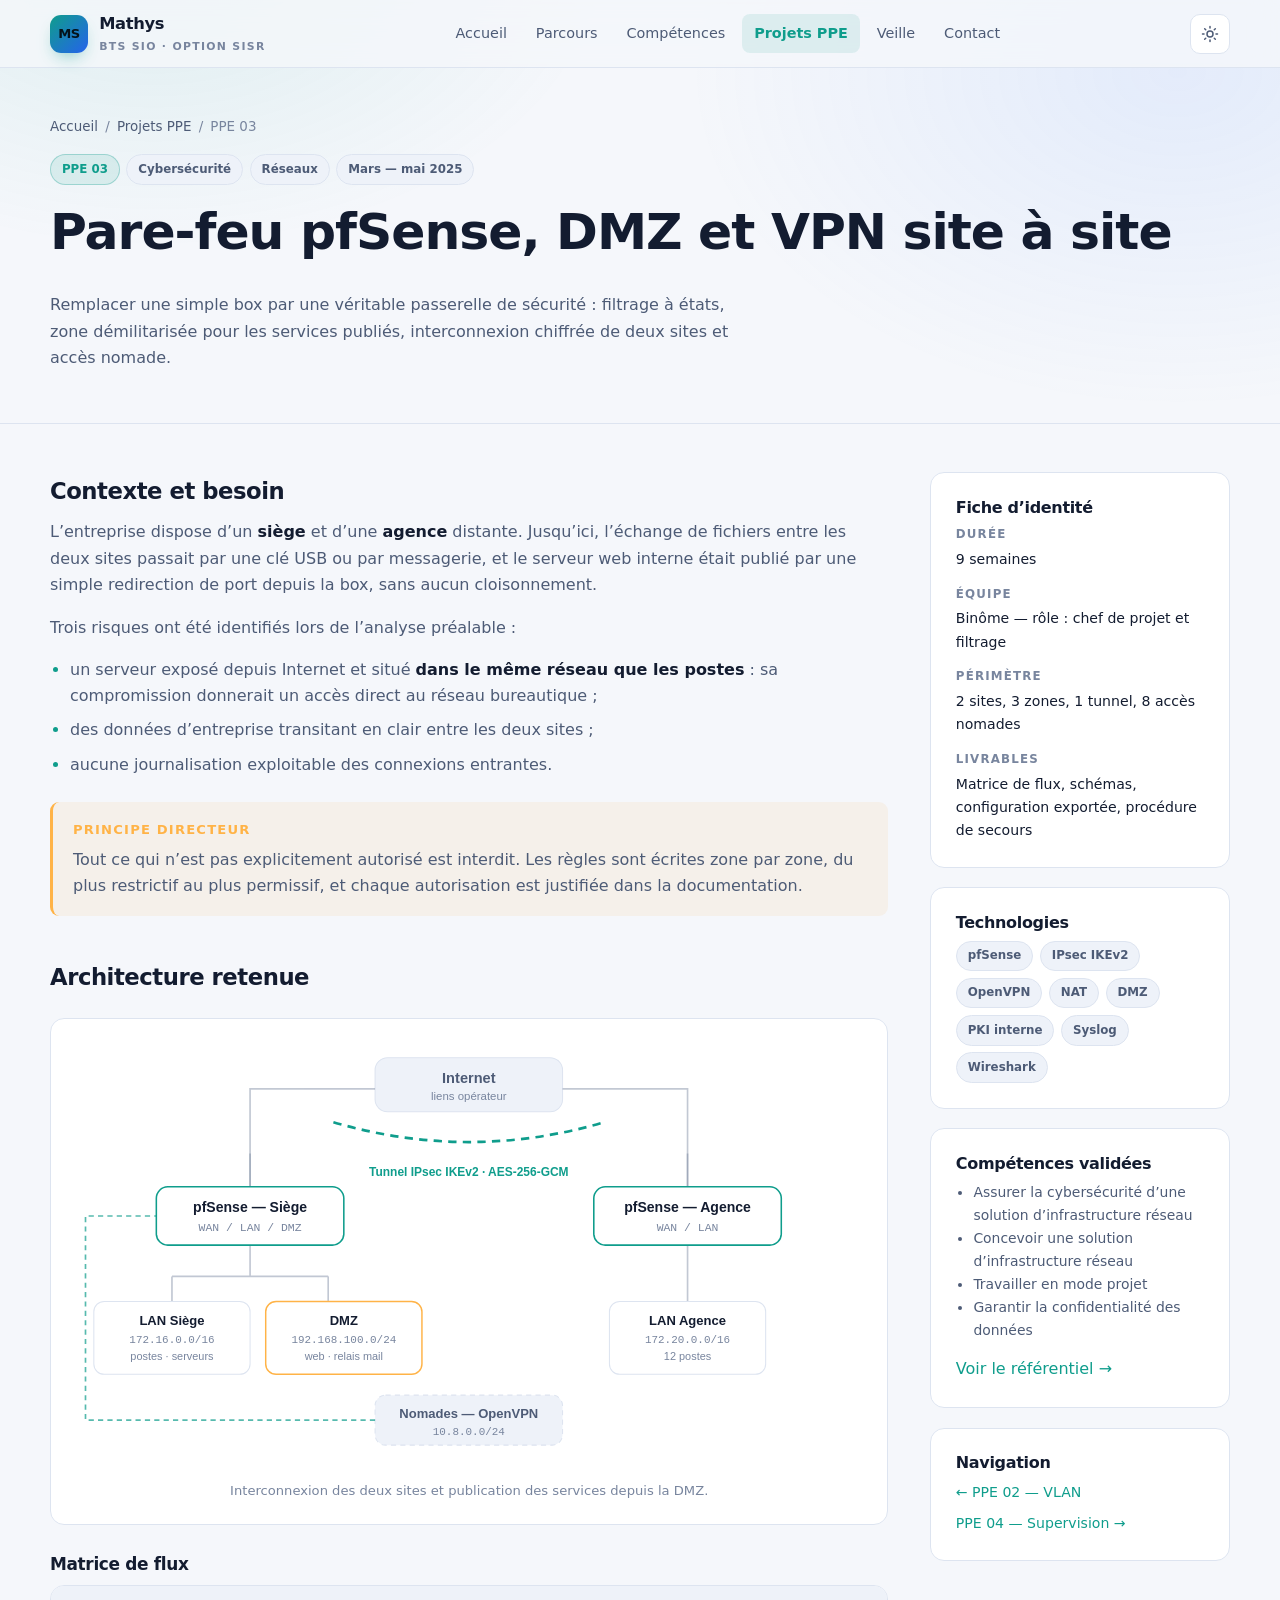
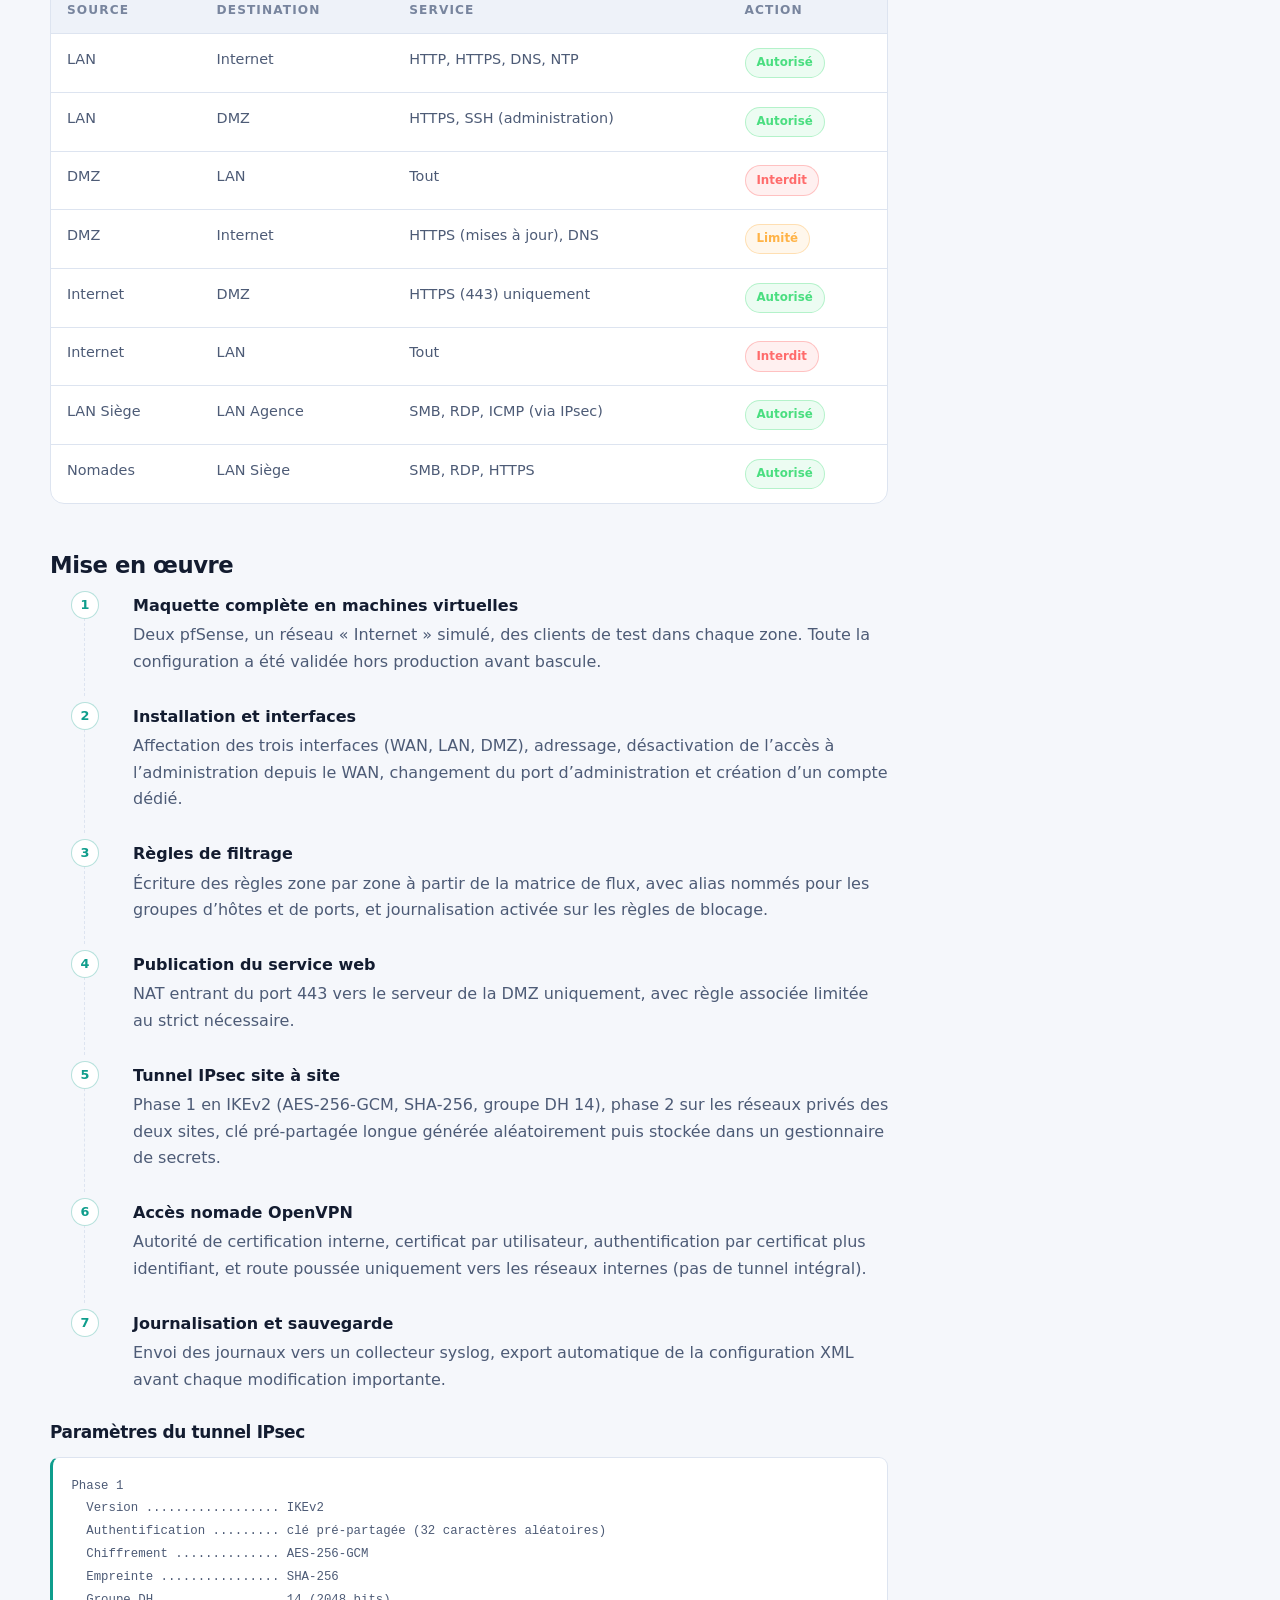
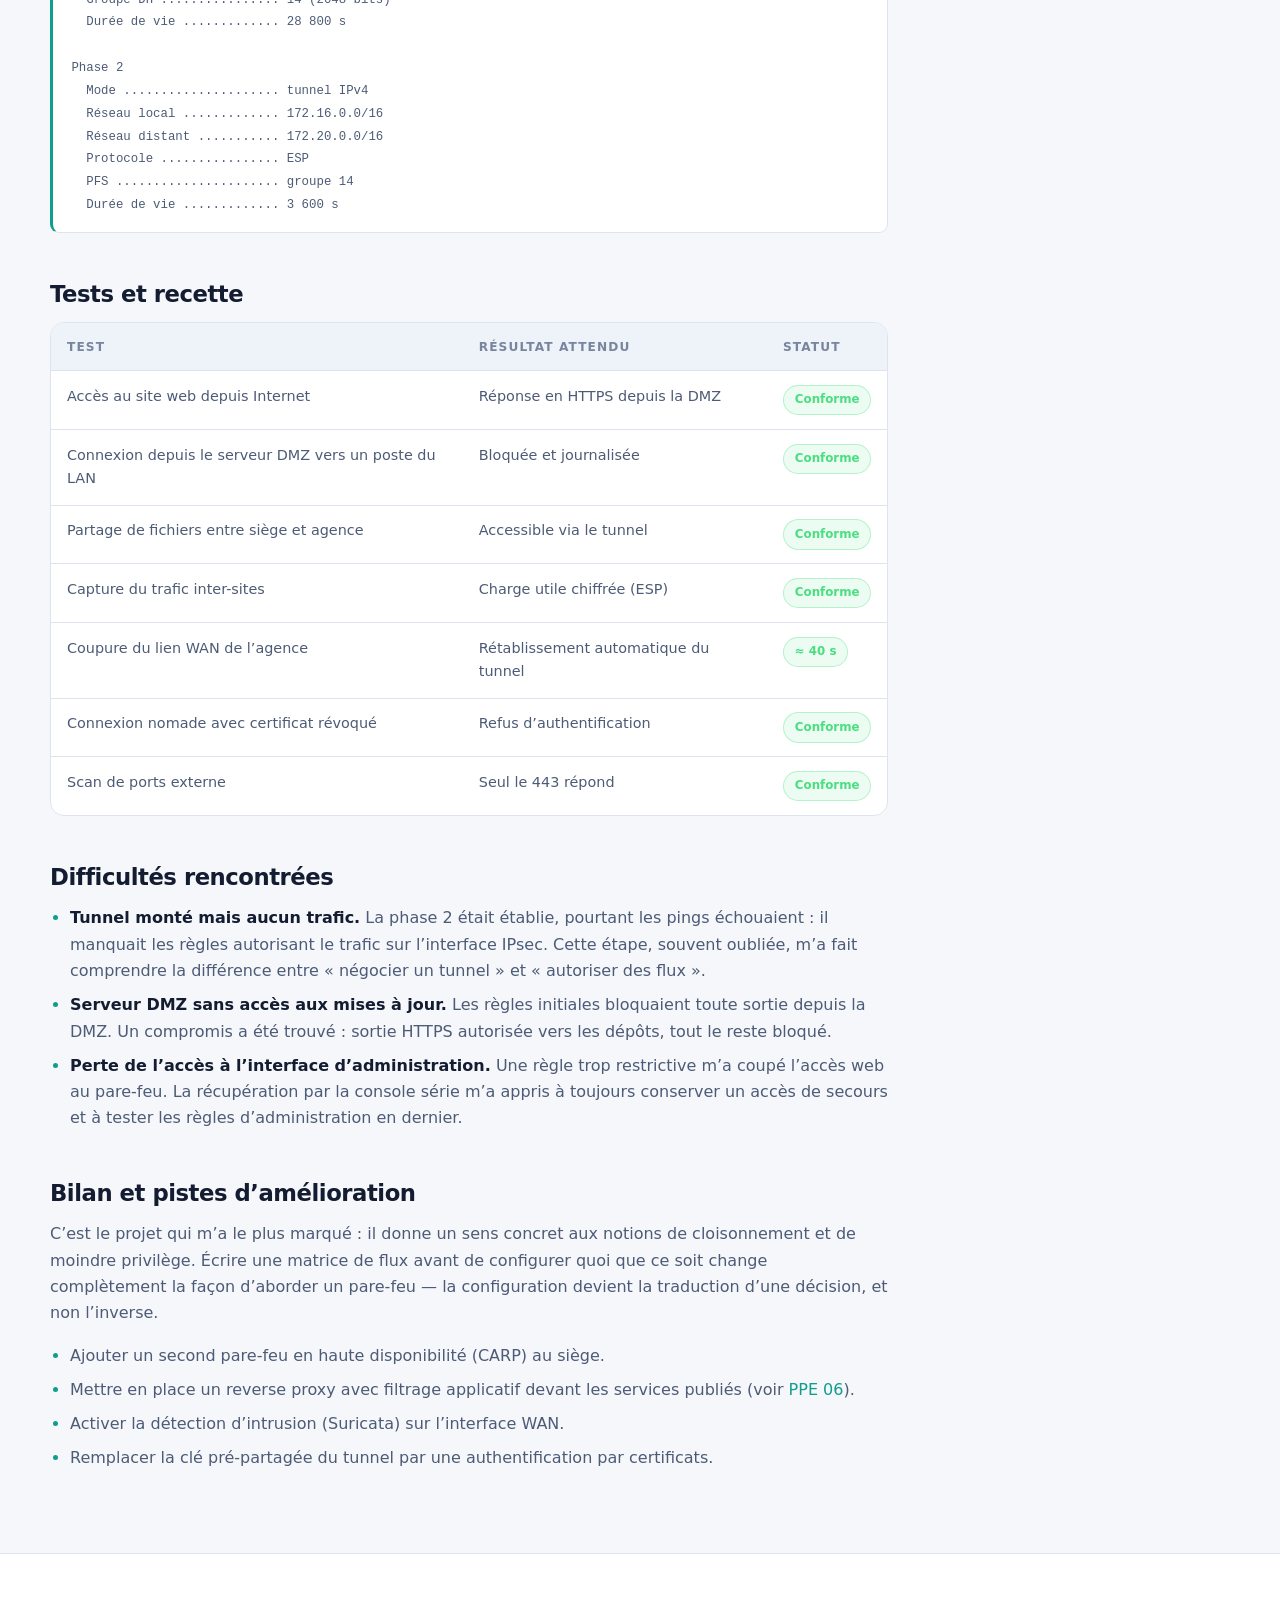
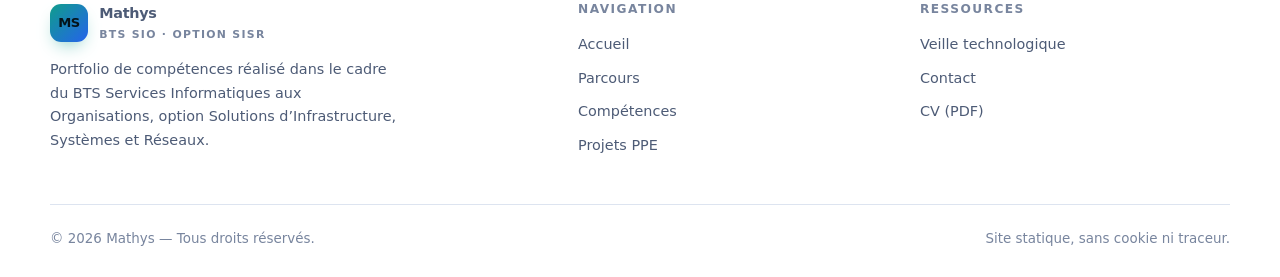
<file: projet-pfsense-vpn.html>
<!DOCTYPE html>
<html lang="fr" data-theme="dark">
<head>
<meta charset="utf-8">
<meta name="viewport" content="width=device-width, initial-scale=1">
<title>PPE 03 — Pare-feu pfSense, DMZ et VPN | Portfolio BTS SIO SISR</title>
<meta name="description" content="Mise en place d’une passerelle de sécurité pfSense : zones LAN, DMZ et WAN, filtrage à états, VPN IPsec site à site et accès nomade OpenVPN.">
<link rel="stylesheet" href="assets/css/style.css">
<link rel="icon" href="data:image/svg+xml,<svg xmlns='http://www.w3.org/2000/svg' viewBox='0 0 100 100'><rect width='100' height='100' rx='22' fill='%2338d9c4'/><text x='50' y='68' font-size='52' font-family='sans-serif' font-weight='bold' text-anchor='middle' fill='%23061018'>M</text></svg>">
<script>
  (function () {
    try {
      var t = localStorage.getItem('portfolio-theme');
      if (t) document.documentElement.setAttribute('data-theme', t);
    } catch (e) {}
  })();
</script>
</head>
<body>

<header class="site-header">
  <nav class="container nav" aria-label="Navigation principale">
    <a class="brand" href="index.html">
      <span class="brand__mark" aria-hidden="true">MS</span>
      <span>Mathys<span class="brand__sub">BTS SIO · Option SISR</span></span>
    </a>
    <ul class="nav__links" id="nav-links">
      <li><a href="index.html">Accueil</a></li>
      <li><a href="parcours.html">Parcours</a></li>
      <li><a href="competences.html">Compétences</a></li>
      <li><a href="projets.html">Projets PPE</a></li>
      <li><a href="veille.html">Veille</a></li>
      <li><a href="contact.html">Contact</a></li>
    </ul>
    <div class="nav__actions">
      <button class="icon-btn" id="theme-toggle" type="button" aria-label="Changer de thème" title="Changer de thème">
        <svg viewBox="0 0 24 24" fill="none" stroke="currentColor" stroke-width="2" stroke-linecap="round" aria-hidden="true"><circle cx="12" cy="12" r="4"/><path d="M12 2v2M12 20v2M4.9 4.9l1.4 1.4M17.7 17.7l1.4 1.4M2 12h2M20 12h2M4.9 19.1l1.4-1.4M17.7 6.3l1.4-1.4"/></svg>
      </button>
      <button class="icon-btn nav__burger" id="nav-burger" type="button" aria-label="Ouvrir le menu" aria-expanded="false" aria-controls="nav-links">
        <svg viewBox="0 0 24 24" fill="none" stroke="currentColor" stroke-width="2" stroke-linecap="round" aria-hidden="true"><path d="M4 7h16M4 12h16M4 17h16"/></svg>
      </button>
    </div>
  </nav>
</header>

<main>

  <section class="page-head">
    <div class="container">
      <nav class="breadcrumb" aria-label="Fil d’Ariane">
        <a href="index.html">Accueil</a><span>/</span><a href="projets.html">Projets PPE</a><span>/</span><span>PPE 03</span>
      </nav>
      <div class="tags" style="margin-bottom:1rem">
        <span class="badge badge--accent">PPE 03</span>
        <span class="badge">Cybersécurité</span>
        <span class="badge">Réseaux</span>
        <span class="badge">Mars — mai 2025</span>
      </div>
      <h1>Pare-feu pfSense, DMZ et VPN site à site</h1>
      <p style="max-width:70ch">
        Remplacer une simple box par une véritable passerelle de sécurité : filtrage à états, zone démilitarisée
        pour les services publiés, interconnexion chiffrée de deux sites et accès nomade.
      </p>
    </div>
  </section>

  <div class="container">
    <div class="project-layout">

      <article class="prose">

        <h2>Contexte et besoin</h2>
        <p>
          L’entreprise dispose d’un <strong>siège</strong> et d’une <strong>agence</strong> distante. Jusqu’ici,
          l’échange de fichiers entre les deux sites passait par une clé USB ou par messagerie, et le serveur web
          interne était publié par une simple redirection de port depuis la box, sans aucun cloisonnement.
        </p>
        <p>Trois risques ont été identifiés lors de l’analyse préalable :</p>
        <ul>
          <li>un serveur exposé depuis Internet et situé <strong>dans le même réseau que les postes</strong> : sa
            compromission donnerait un accès direct au réseau bureautique ;</li>
          <li>des données d’entreprise transitant en clair entre les deux sites ;</li>
          <li>aucune journalisation exploitable des connexions entrantes.</li>
        </ul>

        <div class="callout callout--warn">
          <p class="callout__title">Principe directeur</p>
          <p>
            Tout ce qui n’est pas explicitement autorisé est interdit. Les règles sont écrites zone par zone, du
            plus restrictif au plus permissif, et chaque autorisation est justifiée dans la documentation.
          </p>
        </div>

        <h2>Architecture retenue</h2>

        <figure class="figure">
          <svg viewBox="0 0 760 400" role="img" aria-label="Schéma : deux sites reliés par un tunnel IPsec, avec zones LAN et DMZ derrière chaque pare-feu">
            <g fill="none" stroke="currentColor" stroke-width="1.6" opacity=".45" color="var(--text-dim)">
              <path d="M170 108 V140"/><path d="M590 108 V140"/>
              <path d="M170 196 V226"/><path d="M95 226 H245"/>
              <path d="M95 226 V250"/><path d="M245 226 V250"/>
              <path d="M590 196 V250"/>
            </g>

            <!-- Internet -->
            <rect x="290" y="16" width="180" height="52" rx="12" fill="var(--surface-2)" stroke="var(--border)"/>
            <text x="380" y="40" text-anchor="middle" font-size="14" font-family="sans-serif" font-weight="600" fill="var(--text-muted)">Internet</text>
            <text x="380" y="57" text-anchor="middle" font-size="11" font-family="sans-serif" fill="var(--text-dim)">liens opérateur</text>

            <g fill="none" stroke="currentColor" stroke-width="1.6" opacity=".45" color="var(--text-dim)">
              <path d="M290 46 H170 V140"/>
              <path d="M470 46 H590 V140"/>
            </g>

            <!-- Tunnel -->
            <path d="M250 78 Q380 116 510 78" stroke="var(--accent)" stroke-width="2.6" stroke-dasharray="8 6" fill="none"/>
            <text x="380" y="130" text-anchor="middle" font-size="11.5" font-family="sans-serif" font-weight="600" fill="var(--accent)">Tunnel IPsec IKEv2 · AES-256-GCM</text>

            <!-- FW site A -->
            <rect x="80" y="140" width="180" height="56" rx="11" fill="var(--surface)" stroke="var(--accent)" stroke-width="1.5"/>
            <text x="170" y="164" text-anchor="middle" font-size="13.5" font-family="sans-serif" font-weight="600" fill="var(--text)">pfSense — Siège</text>
            <text x="170" y="182" text-anchor="middle" font-size="11" font-family="monospace" fill="var(--text-dim)">WAN / LAN / DMZ</text>

            <!-- FW site B -->
            <rect x="500" y="140" width="180" height="56" rx="11" fill="var(--surface)" stroke="var(--accent)" stroke-width="1.5"/>
            <text x="590" y="164" text-anchor="middle" font-size="13.5" font-family="sans-serif" font-weight="600" fill="var(--text)">pfSense — Agence</text>
            <text x="590" y="182" text-anchor="middle" font-size="11" font-family="monospace" fill="var(--text-dim)">WAN / LAN</text>

            <!-- Zones site A -->
            <rect x="20" y="250" width="150" height="70" rx="10" fill="var(--surface)" stroke="var(--border)"/>
            <text x="95" y="273" text-anchor="middle" font-size="12.5" font-family="sans-serif" font-weight="600" fill="var(--text)">LAN Siège</text>
            <text x="95" y="290" text-anchor="middle" font-size="10.5" font-family="monospace" fill="var(--text-dim)">172.16.0.0/16</text>
            <text x="95" y="306" text-anchor="middle" font-size="10.5" font-family="sans-serif" fill="var(--text-dim)">postes · serveurs</text>

            <rect x="185" y="250" width="150" height="70" rx="10" fill="var(--surface)" stroke="var(--warn)" stroke-width="1.4"/>
            <text x="260" y="273" text-anchor="middle" font-size="12.5" font-family="sans-serif" font-weight="600" fill="var(--text)">DMZ</text>
            <text x="260" y="290" text-anchor="middle" font-size="10.5" font-family="monospace" fill="var(--text-dim)">192.168.100.0/24</text>
            <text x="260" y="306" text-anchor="middle" font-size="10.5" font-family="sans-serif" fill="var(--text-dim)">web · relais mail</text>

            <!-- Zone site B -->
            <rect x="515" y="250" width="150" height="70" rx="10" fill="var(--surface)" stroke="var(--border)"/>
            <text x="590" y="273" text-anchor="middle" font-size="12.5" font-family="sans-serif" font-weight="600" fill="var(--text)">LAN Agence</text>
            <text x="590" y="290" text-anchor="middle" font-size="10.5" font-family="monospace" fill="var(--text-dim)">172.20.0.0/16</text>
            <text x="590" y="306" text-anchor="middle" font-size="10.5" font-family="sans-serif" fill="var(--text-dim)">12 postes</text>

            <!-- Nomades -->
            <rect x="290" y="340" width="180" height="48" rx="10" fill="var(--surface-2)" stroke="var(--border)" stroke-dasharray="5 4"/>
            <text x="380" y="362" text-anchor="middle" font-size="12.5" font-family="sans-serif" font-weight="600" fill="var(--text-muted)">Nomades — OpenVPN</text>
            <text x="380" y="378" text-anchor="middle" font-size="10.5" font-family="monospace" fill="var(--text-dim)">10.8.0.0/24</text>
            <path d="M290 364 H12 V168 H80" fill="none" stroke="var(--accent)" stroke-width="1.6" stroke-dasharray="5 4" opacity=".7"/>
          </svg>
          <figcaption>Interconnexion des deux sites et publication des services depuis la DMZ.</figcaption>
        </figure>

        <h3>Matrice de flux</h3>
        <div class="table-wrap" style="margin-bottom:1.4rem">
          <table>
            <thead>
              <tr><th scope="col">Source</th><th scope="col">Destination</th><th scope="col">Service</th><th scope="col">Action</th></tr>
            </thead>
            <tbody>
              <tr><td>LAN</td><td>Internet</td><td>HTTP, HTTPS, DNS, NTP</td><td><span class="badge badge--ok">Autorisé</span></td></tr>
              <tr><td>LAN</td><td>DMZ</td><td>HTTPS, SSH (administration)</td><td><span class="badge badge--ok">Autorisé</span></td></tr>
              <tr><td>DMZ</td><td>LAN</td><td>Tout</td><td><span class="badge badge--danger">Interdit</span></td></tr>
              <tr><td>DMZ</td><td>Internet</td><td>HTTPS (mises à jour), DNS</td><td><span class="badge badge--warn">Limité</span></td></tr>
              <tr><td>Internet</td><td>DMZ</td><td>HTTPS (443) uniquement</td><td><span class="badge badge--ok">Autorisé</span></td></tr>
              <tr><td>Internet</td><td>LAN</td><td>Tout</td><td><span class="badge badge--danger">Interdit</span></td></tr>
              <tr><td>LAN Siège</td><td>LAN Agence</td><td>SMB, RDP, ICMP (via IPsec)</td><td><span class="badge badge--ok">Autorisé</span></td></tr>
              <tr><td>Nomades</td><td>LAN Siège</td><td>SMB, RDP, HTTPS</td><td><span class="badge badge--ok">Autorisé</span></td></tr>
            </tbody>
          </table>
        </div>

        <h2>Mise en œuvre</h2>
        <ol class="steps">
          <li>
            <strong>Maquette complète en machines virtuelles</strong>
            Deux pfSense, un réseau « Internet » simulé, des clients de test dans chaque zone. Toute la
            configuration a été validée hors production avant bascule.
          </li>
          <li>
            <strong>Installation et interfaces</strong>
            Affectation des trois interfaces (WAN, LAN, DMZ), adressage, désactivation de l’accès à
            l’administration depuis le WAN, changement du port d’administration et création d’un compte dédié.
          </li>
          <li>
            <strong>Règles de filtrage</strong>
            Écriture des règles zone par zone à partir de la matrice de flux, avec alias nommés pour les groupes
            d’hôtes et de ports, et journalisation activée sur les règles de blocage.
          </li>
          <li>
            <strong>Publication du service web</strong>
            NAT entrant du port 443 vers le serveur de la DMZ uniquement, avec règle associée limitée au strict
            nécessaire.
          </li>
          <li>
            <strong>Tunnel IPsec site à site</strong>
            Phase 1 en IKEv2 (AES-256-GCM, SHA-256, groupe DH 14), phase 2 sur les réseaux privés des deux sites,
            clé pré-partagée longue générée aléatoirement puis stockée dans un gestionnaire de secrets.
          </li>
          <li>
            <strong>Accès nomade OpenVPN</strong>
            Autorité de certification interne, certificat par utilisateur, authentification par certificat plus
            identifiant, et route poussée uniquement vers les réseaux internes (pas de tunnel intégral).
          </li>
          <li>
            <strong>Journalisation et sauvegarde</strong>
            Envoi des journaux vers un collecteur syslog, export automatique de la configuration XML avant chaque
            modification importante.
          </li>
        </ol>

        <h3>Paramètres du tunnel IPsec</h3>
        <pre><code>Phase 1
  Version .................. IKEv2
  Authentification ......... clé pré-partagée (32 caractères aléatoires)
  Chiffrement .............. AES-256-GCM
  Empreinte ................ SHA-256
  Groupe DH ................ 14 (2048 bits)
  Durée de vie ............. 28 800 s

Phase 2
  Mode ..................... tunnel IPv4
  Réseau local ............. 172.16.0.0/16
  Réseau distant ........... 172.20.0.0/16
  Protocole ................ ESP
  PFS ...................... groupe 14
  Durée de vie ............. 3 600 s</code></pre>

        <h2>Tests et recette</h2>
        <div class="table-wrap" style="margin-bottom:1.4rem">
          <table>
            <thead>
              <tr><th scope="col">Test</th><th scope="col">Résultat attendu</th><th scope="col">Statut</th></tr>
            </thead>
            <tbody>
              <tr><td>Accès au site web depuis Internet</td><td>Réponse en HTTPS depuis la DMZ</td><td><span class="badge badge--ok">Conforme</span></td></tr>
              <tr><td>Connexion depuis le serveur DMZ vers un poste du LAN</td><td>Bloquée et journalisée</td><td><span class="badge badge--ok">Conforme</span></td></tr>
              <tr><td>Partage de fichiers entre siège et agence</td><td>Accessible via le tunnel</td><td><span class="badge badge--ok">Conforme</span></td></tr>
              <tr><td>Capture du trafic inter-sites</td><td>Charge utile chiffrée (ESP)</td><td><span class="badge badge--ok">Conforme</span></td></tr>
              <tr><td>Coupure du lien WAN de l’agence</td><td>Rétablissement automatique du tunnel</td><td><span class="badge badge--ok">≈ 40 s</span></td></tr>
              <tr><td>Connexion nomade avec certificat révoqué</td><td>Refus d’authentification</td><td><span class="badge badge--ok">Conforme</span></td></tr>
              <tr><td>Scan de ports externe</td><td>Seul le 443 répond</td><td><span class="badge badge--ok">Conforme</span></td></tr>
            </tbody>
          </table>
        </div>

        <h2>Difficultés rencontrées</h2>
        <ul>
          <li>
            <strong>Tunnel monté mais aucun trafic.</strong> La phase 2 était établie, pourtant les pings
            échouaient : il manquait les règles autorisant le trafic sur l’interface IPsec. Cette étape, souvent
            oubliée, m’a fait comprendre la différence entre « négocier un tunnel » et « autoriser des flux ».
          </li>
          <li>
            <strong>Serveur DMZ sans accès aux mises à jour.</strong> Les règles initiales bloquaient toute sortie
            depuis la DMZ. Un compromis a été trouvé : sortie HTTPS autorisée vers les dépôts, tout le reste bloqué.
          </li>
          <li>
            <strong>Perte de l’accès à l’interface d’administration.</strong> Une règle trop restrictive m’a coupé
            l’accès web au pare-feu. La récupération par la console série m’a appris à toujours conserver un accès
            de secours et à tester les règles d’administration en dernier.
          </li>
        </ul>

        <h2>Bilan et pistes d’amélioration</h2>
        <p>
          C’est le projet qui m’a le plus marqué : il donne un sens concret aux notions de cloisonnement et de
          moindre privilège. Écrire une matrice de flux avant de configurer quoi que ce soit change complètement la
          façon d’aborder un pare-feu — la configuration devient la traduction d’une décision, et non l’inverse.
        </p>
        <ul>
          <li>Ajouter un second pare-feu en haute disponibilité (CARP) au siège.</li>
          <li>Mettre en place un reverse proxy avec filtrage applicatif devant les services publiés
            (voir <a href="projet-serveur-web.html">PPE 06</a>).</li>
          <li>Activer la détection d’intrusion (Suricata) sur l’interface WAN.</li>
          <li>Remplacer la clé pré-partagée du tunnel par une authentification par certificats.</li>
        </ul>

      </article>

      <aside class="project-aside">
        <div class="card">
          <h3 style="font-size:1rem">Fiche d’identité</h3>
          <dl style="margin:0;display:grid;gap:.85rem;font-size:.88rem">
            <div><dt style="color:var(--text-dim);font-size:.74rem;text-transform:uppercase;letter-spacing:.1em;font-weight:700">Durée</dt><dd style="margin:.2rem 0 0">9 semaines</dd></div>
            <div><dt style="color:var(--text-dim);font-size:.74rem;text-transform:uppercase;letter-spacing:.1em;font-weight:700">Équipe</dt><dd style="margin:.2rem 0 0">Binôme — rôle : chef de projet et filtrage</dd></div>
            <div><dt style="color:var(--text-dim);font-size:.74rem;text-transform:uppercase;letter-spacing:.1em;font-weight:700">Périmètre</dt><dd style="margin:.2rem 0 0">2 sites, 3 zones, 1 tunnel, 8 accès nomades</dd></div>
            <div><dt style="color:var(--text-dim);font-size:.74rem;text-transform:uppercase;letter-spacing:.1em;font-weight:700">Livrables</dt><dd style="margin:.2rem 0 0">Matrice de flux, schémas, configuration exportée, procédure de secours</dd></div>
          </dl>
        </div>

        <div class="card">
          <h3 style="font-size:1rem">Technologies</h3>
          <div class="tags">
            <span class="badge">pfSense</span><span class="badge">IPsec IKEv2</span><span class="badge">OpenVPN</span>
            <span class="badge">NAT</span><span class="badge">DMZ</span><span class="badge">PKI interne</span>
            <span class="badge">Syslog</span><span class="badge">Wireshark</span>
          </div>
        </div>

        <div class="card">
          <h3 style="font-size:1rem">Compétences validées</h3>
          <ul style="padding-left:1.1rem;font-size:.87rem;color:var(--text-muted);margin:0">
            <li>Assurer la cybersécurité d’une solution d’infrastructure réseau</li>
            <li>Concevoir une solution d’infrastructure réseau</li>
            <li>Travailler en mode projet</li>
            <li>Garantir la confidentialité des données</li>
          </ul>
          <p style="margin:.9rem 0 0"><a href="competences.html">Voir le référentiel →</a></p>
        </div>

        <div class="card">
          <h3 style="font-size:1rem">Navigation</h3>
          <p style="margin:0;font-size:.88rem"><a href="projet-vlan-routage.html">← PPE 02 — VLAN</a></p>
          <p style="margin:.5rem 0 0;font-size:.88rem"><a href="projet-supervision.html">PPE 04 — Supervision →</a></p>
        </div>
      </aside>

    </div>
  </div>

</main>

<footer class="site-footer">
  <div class="container">
    <div class="footer-grid">
      <div>
        <a class="brand" href="index.html" style="margin-bottom:.9rem">
          <span class="brand__mark" aria-hidden="true">MS</span>
          <span>Mathys<span class="brand__sub">BTS SIO · Option SISR</span></span>
        </a>
        <p style="max-width:38ch;font-size:.9rem">
          Portfolio de compétences réalisé dans le cadre du BTS Services Informatiques aux Organisations,
          option Solutions d’Infrastructure, Systèmes et Réseaux.
        </p>
      </div>
      <div>
        <h4>Navigation</h4>
        <ul>
          <li><a href="index.html">Accueil</a></li>
          <li><a href="parcours.html">Parcours</a></li>
          <li><a href="competences.html">Compétences</a></li>
          <li><a href="projets.html">Projets PPE</a></li>
        </ul>
      </div>
      <div>
        <h4>Ressources</h4>
        <ul>
          <li><a href="veille.html">Veille technologique</a></li>
          <li><a href="contact.html">Contact</a></li>
          <li><a href="assets/docs/cv.pdf">CV (PDF)</a></li>
        </ul>
      </div>
    </div>
    <div class="footer-bottom">
      <span>© <span data-year>2026</span> Mathys — Tous droits réservés.</span>
      <span>Site statique, sans cookie ni traceur.</span>
    </div>
  </div>
</footer>

<button class="icon-btn" id="to-top" type="button" aria-label="Revenir en haut de page">
  <svg viewBox="0 0 24 24" fill="none" stroke="currentColor" stroke-width="2" stroke-linecap="round" aria-hidden="true"><path d="M12 19V5M6 11l6-6 6 6"/></svg>
</button>

<script src="assets/js/main.js"></script>
</body>
</html>
</file>
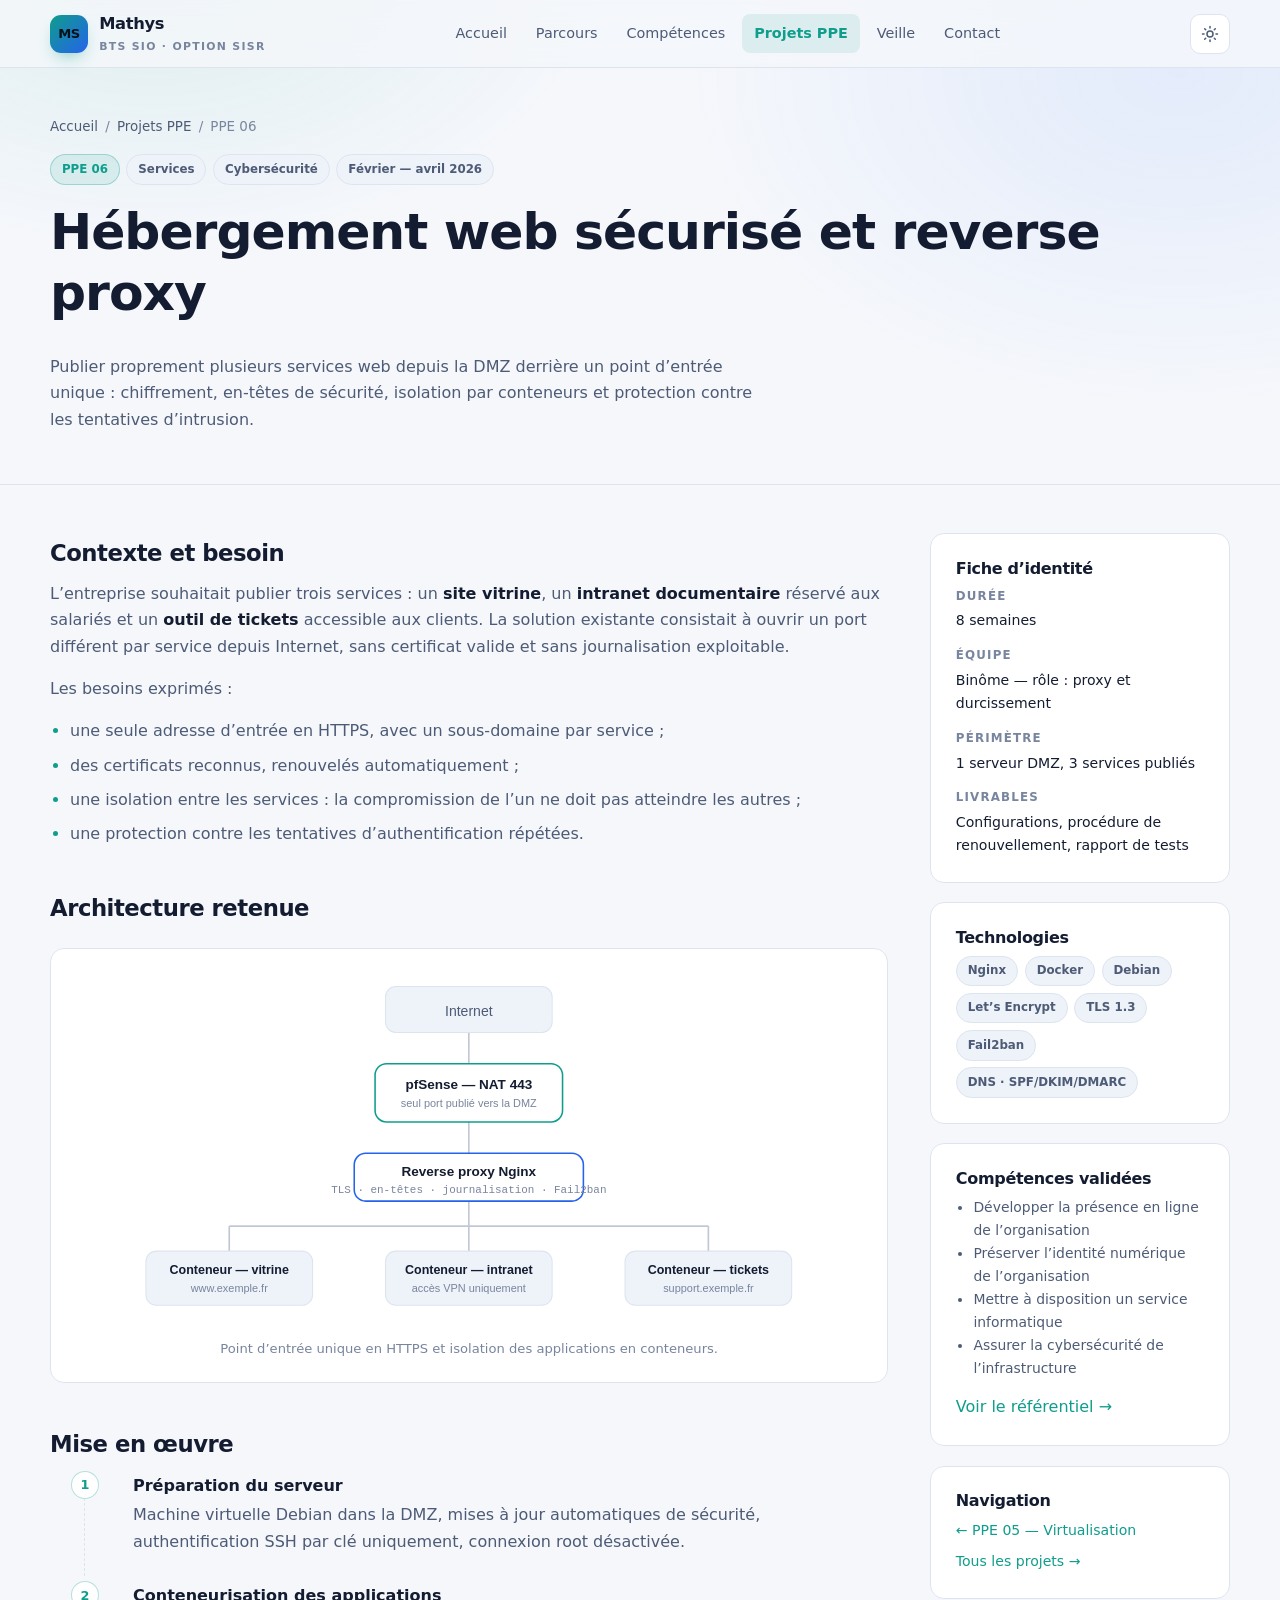
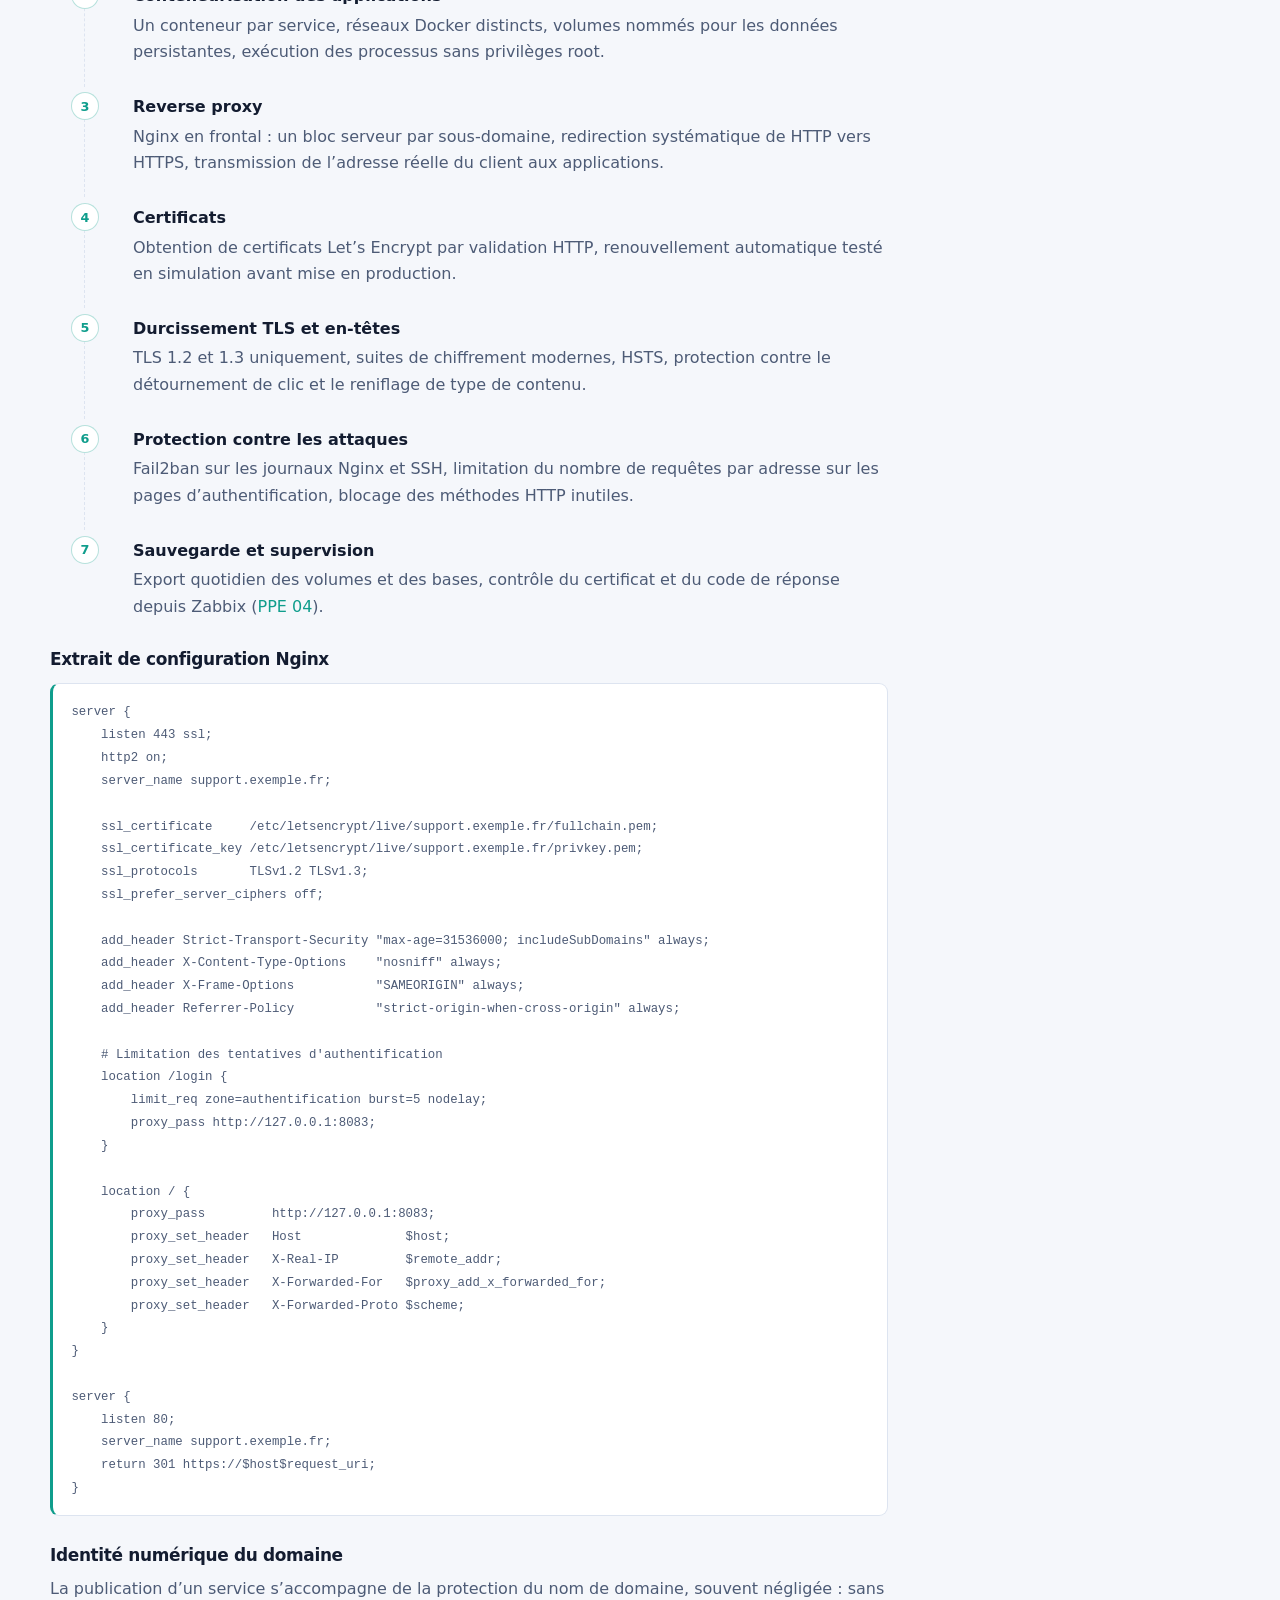
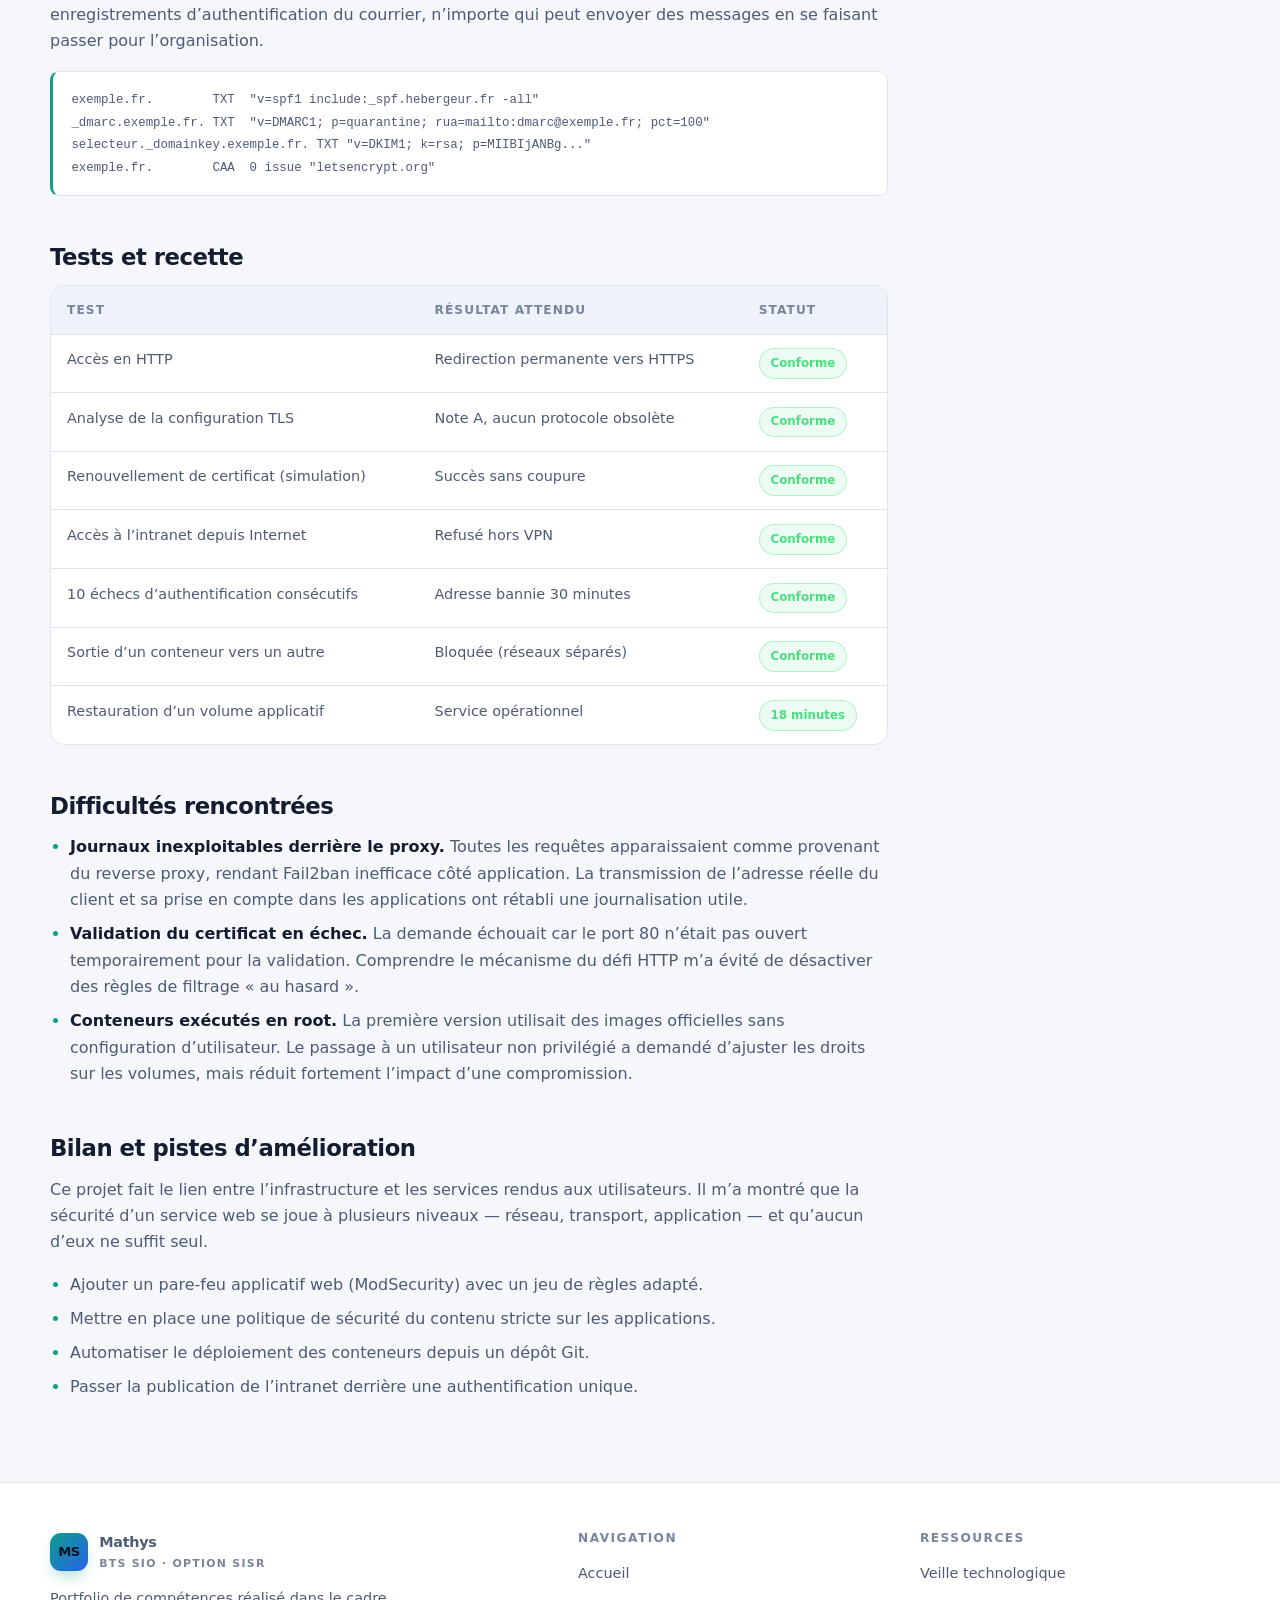
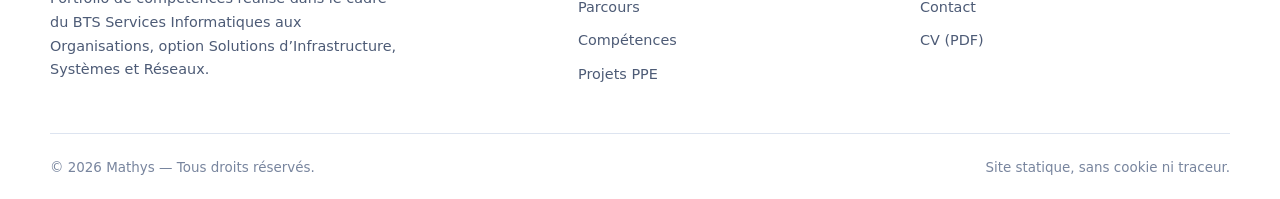
<file: projet-serveur-web.html>
<!DOCTYPE html>
<html lang="fr" data-theme="dark">
<head>
<meta charset="utf-8">
<meta name="viewport" content="width=device-width, initial-scale=1">
<title>PPE 06 — Hébergement web sécurisé | Portfolio BTS SIO SISR</title>
<meta name="description" content="Publication d’un site et d’un intranet depuis une DMZ : reverse proxy Nginx, conteneurs Docker, certificats Let’s Encrypt, en-têtes de sécurité et Fail2ban.">
<link rel="stylesheet" href="assets/css/style.css">
<link rel="icon" href="data:image/svg+xml,<svg xmlns='http://www.w3.org/2000/svg' viewBox='0 0 100 100'><rect width='100' height='100' rx='22' fill='%2338d9c4'/><text x='50' y='68' font-size='52' font-family='sans-serif' font-weight='bold' text-anchor='middle' fill='%23061018'>M</text></svg>">
<script>
  (function () {
    try {
      var t = localStorage.getItem('portfolio-theme');
      if (t) document.documentElement.setAttribute('data-theme', t);
    } catch (e) {}
  })();
</script>
</head>
<body>

<header class="site-header">
  <nav class="container nav" aria-label="Navigation principale">
    <a class="brand" href="index.html">
      <span class="brand__mark" aria-hidden="true">MS</span>
      <span>Mathys<span class="brand__sub">BTS SIO · Option SISR</span></span>
    </a>
    <ul class="nav__links" id="nav-links">
      <li><a href="index.html">Accueil</a></li>
      <li><a href="parcours.html">Parcours</a></li>
      <li><a href="competences.html">Compétences</a></li>
      <li><a href="projets.html">Projets PPE</a></li>
      <li><a href="veille.html">Veille</a></li>
      <li><a href="contact.html">Contact</a></li>
    </ul>
    <div class="nav__actions">
      <button class="icon-btn" id="theme-toggle" type="button" aria-label="Changer de thème" title="Changer de thème">
        <svg viewBox="0 0 24 24" fill="none" stroke="currentColor" stroke-width="2" stroke-linecap="round" aria-hidden="true"><circle cx="12" cy="12" r="4"/><path d="M12 2v2M12 20v2M4.9 4.9l1.4 1.4M17.7 17.7l1.4 1.4M2 12h2M20 12h2M4.9 19.1l1.4-1.4M17.7 6.3l1.4-1.4"/></svg>
      </button>
      <button class="icon-btn nav__burger" id="nav-burger" type="button" aria-label="Ouvrir le menu" aria-expanded="false" aria-controls="nav-links">
        <svg viewBox="0 0 24 24" fill="none" stroke="currentColor" stroke-width="2" stroke-linecap="round" aria-hidden="true"><path d="M4 7h16M4 12h16M4 17h16"/></svg>
      </button>
    </div>
  </nav>
</header>

<main>

  <section class="page-head">
    <div class="container">
      <nav class="breadcrumb" aria-label="Fil d’Ariane">
        <a href="index.html">Accueil</a><span>/</span><a href="projets.html">Projets PPE</a><span>/</span><span>PPE 06</span>
      </nav>
      <div class="tags" style="margin-bottom:1rem">
        <span class="badge badge--accent">PPE 06</span>
        <span class="badge">Services</span>
        <span class="badge">Cybersécurité</span>
        <span class="badge">Février — avril 2026</span>
      </div>
      <h1>Hébergement web sécurisé et reverse proxy</h1>
      <p style="max-width:70ch">
        Publier proprement plusieurs services web depuis la DMZ derrière un point d’entrée unique : chiffrement,
        en-têtes de sécurité, isolation par conteneurs et protection contre les tentatives d’intrusion.
      </p>
    </div>
  </section>

  <div class="container">
    <div class="project-layout">

      <article class="prose">

        <h2>Contexte et besoin</h2>
        <p>
          L’entreprise souhaitait publier trois services : un <strong>site vitrine</strong>, un
          <strong>intranet documentaire</strong> réservé aux salariés et un <strong>outil de tickets</strong>
          accessible aux clients. La solution existante consistait à ouvrir un port différent par service depuis
          Internet, sans certificat valide et sans journalisation exploitable.
        </p>
        <p>Les besoins exprimés :</p>
        <ul>
          <li>une seule adresse d’entrée en HTTPS, avec un sous-domaine par service ;</li>
          <li>des certificats reconnus, renouvelés automatiquement ;</li>
          <li>une isolation entre les services : la compromission de l’un ne doit pas atteindre les autres ;</li>
          <li>une protection contre les tentatives d’authentification répétées.</li>
        </ul>

        <h2>Architecture retenue</h2>

        <figure class="figure">
          <svg viewBox="0 0 760 330" role="img" aria-label="Schéma : Internet vers pare-feu, reverse proxy Nginx, puis trois conteneurs applicatifs isolés">
            <g fill="none" stroke="currentColor" stroke-width="1.6" opacity=".45" color="var(--text-dim)">
              <path d="M380 58 V88"/>
              <path d="M380 144 V174"/>
              <path d="M380 220 V244"/>
              <path d="M150 244 H610"/>
              <path d="M150 244 V268"/><path d="M380 244 V268"/><path d="M610 244 V268"/>
            </g>

            <rect x="300" y="14" width="160" height="44" rx="10" fill="var(--surface-2)" stroke="var(--border)"/>
            <text x="380" y="42" text-anchor="middle" font-size="13.5" font-family="sans-serif" fill="var(--text-muted)">Internet</text>

            <rect x="290" y="88" width="180" height="56" rx="11" fill="var(--surface)" stroke="var(--accent)" stroke-width="1.5"/>
            <text x="380" y="112" text-anchor="middle" font-size="13" font-family="sans-serif" font-weight="600" fill="var(--text)">pfSense — NAT 443</text>
            <text x="380" y="130" text-anchor="middle" font-size="10.5" font-family="sans-serif" fill="var(--text-dim)">seul port publié vers la DMZ</text>

            <rect x="270" y="174" width="220" height="46" rx="11" fill="var(--surface)" stroke="var(--accent-2)" stroke-width="1.5"/>
            <text x="380" y="196" text-anchor="middle" font-size="13" font-family="sans-serif" font-weight="600" fill="var(--text)">Reverse proxy Nginx</text>
            <text x="380" y="212" text-anchor="middle" font-size="10.5" font-family="monospace" fill="var(--text-dim)">TLS · en-têtes · journalisation · Fail2ban</text>

            <g font-family="sans-serif">
              <rect x="70" y="268" width="160" height="52" rx="10" fill="var(--surface-2)" stroke="var(--border)"/>
              <text x="150" y="290" text-anchor="middle" font-size="12" font-weight="600" fill="var(--text)">Conteneur — vitrine</text>
              <text x="150" y="307" text-anchor="middle" font-size="10.5" fill="var(--text-dim)">www.exemple.fr</text>

              <rect x="300" y="268" width="160" height="52" rx="10" fill="var(--surface-2)" stroke="var(--border)"/>
              <text x="380" y="290" text-anchor="middle" font-size="12" font-weight="600" fill="var(--text)">Conteneur — intranet</text>
              <text x="380" y="307" text-anchor="middle" font-size="10.5" fill="var(--text-dim)">accès VPN uniquement</text>

              <rect x="530" y="268" width="160" height="52" rx="10" fill="var(--surface-2)" stroke="var(--border)"/>
              <text x="610" y="290" text-anchor="middle" font-size="12" font-weight="600" fill="var(--text)">Conteneur — tickets</text>
              <text x="610" y="307" text-anchor="middle" font-size="10.5" fill="var(--text-dim)">support.exemple.fr</text>
            </g>
          </svg>
          <figcaption>Point d’entrée unique en HTTPS et isolation des applications en conteneurs.</figcaption>
        </figure>

        <h2>Mise en œuvre</h2>
        <ol class="steps">
          <li>
            <strong>Préparation du serveur</strong>
            Machine virtuelle Debian dans la DMZ, mises à jour automatiques de sécurité, authentification SSH par
            clé uniquement, connexion root désactivée.
          </li>
          <li>
            <strong>Conteneurisation des applications</strong>
            Un conteneur par service, réseaux Docker distincts, volumes nommés pour les données persistantes,
            exécution des processus sans privilèges root.
          </li>
          <li>
            <strong>Reverse proxy</strong>
            Nginx en frontal : un bloc serveur par sous-domaine, redirection systématique de HTTP vers HTTPS,
            transmission de l’adresse réelle du client aux applications.
          </li>
          <li>
            <strong>Certificats</strong>
            Obtention de certificats Let’s Encrypt par validation HTTP, renouvellement automatique testé en
            simulation avant mise en production.
          </li>
          <li>
            <strong>Durcissement TLS et en-têtes</strong>
            TLS 1.2 et 1.3 uniquement, suites de chiffrement modernes, HSTS, protection contre le
            détournement de clic et le reniflage de type de contenu.
          </li>
          <li>
            <strong>Protection contre les attaques</strong>
            Fail2ban sur les journaux Nginx et SSH, limitation du nombre de requêtes par adresse sur les pages
            d’authentification, blocage des méthodes HTTP inutiles.
          </li>
          <li>
            <strong>Sauvegarde et supervision</strong>
            Export quotidien des volumes et des bases, contrôle du certificat et du code de réponse depuis Zabbix
            (<a href="projet-supervision.html">PPE 04</a>).
          </li>
        </ol>

        <h3>Extrait de configuration Nginx</h3>
        <pre><code>server {
    listen 443 ssl;
    http2 on;
    server_name support.exemple.fr;

    ssl_certificate     /etc/letsencrypt/live/support.exemple.fr/fullchain.pem;
    ssl_certificate_key /etc/letsencrypt/live/support.exemple.fr/privkey.pem;
    ssl_protocols       TLSv1.2 TLSv1.3;
    ssl_prefer_server_ciphers off;

    add_header Strict-Transport-Security "max-age=31536000; includeSubDomains" always;
    add_header X-Content-Type-Options    "nosniff" always;
    add_header X-Frame-Options           "SAMEORIGIN" always;
    add_header Referrer-Policy           "strict-origin-when-cross-origin" always;

    # Limitation des tentatives d'authentification
    location /login {
        limit_req zone=authentification burst=5 nodelay;
        proxy_pass http://127.0.0.1:8083;
    }

    location / {
        proxy_pass         http://127.0.0.1:8083;
        proxy_set_header   Host              $host;
        proxy_set_header   X-Real-IP         $remote_addr;
        proxy_set_header   X-Forwarded-For   $proxy_add_x_forwarded_for;
        proxy_set_header   X-Forwarded-Proto $scheme;
    }
}

server {
    listen 80;
    server_name support.exemple.fr;
    return 301 https://$host$request_uri;
}</code></pre>

        <h3>Identité numérique du domaine</h3>
        <p>
          La publication d’un service s’accompagne de la protection du nom de domaine, souvent négligée : sans
          enregistrements d’authentification du courrier, n’importe qui peut envoyer des messages en se faisant
          passer pour l’organisation.
        </p>
        <pre><code>exemple.fr.        TXT  "v=spf1 include:_spf.hebergeur.fr -all"
_dmarc.exemple.fr. TXT  "v=DMARC1; p=quarantine; rua=mailto:dmarc@exemple.fr; pct=100"
selecteur._domainkey.exemple.fr. TXT "v=DKIM1; k=rsa; p=MIIBIjANBg..."
exemple.fr.        CAA  0 issue "letsencrypt.org"</code></pre>

        <h2>Tests et recette</h2>
        <div class="table-wrap" style="margin-bottom:1.4rem">
          <table>
            <thead>
              <tr><th scope="col">Test</th><th scope="col">Résultat attendu</th><th scope="col">Statut</th></tr>
            </thead>
            <tbody>
              <tr><td>Accès en HTTP</td><td>Redirection permanente vers HTTPS</td><td><span class="badge badge--ok">Conforme</span></td></tr>
              <tr><td>Analyse de la configuration TLS</td><td>Note A, aucun protocole obsolète</td><td><span class="badge badge--ok">Conforme</span></td></tr>
              <tr><td>Renouvellement de certificat (simulation)</td><td>Succès sans coupure</td><td><span class="badge badge--ok">Conforme</span></td></tr>
              <tr><td>Accès à l’intranet depuis Internet</td><td>Refusé hors VPN</td><td><span class="badge badge--ok">Conforme</span></td></tr>
              <tr><td>10 échecs d’authentification consécutifs</td><td>Adresse bannie 30 minutes</td><td><span class="badge badge--ok">Conforme</span></td></tr>
              <tr><td>Sortie d’un conteneur vers un autre</td><td>Bloquée (réseaux séparés)</td><td><span class="badge badge--ok">Conforme</span></td></tr>
              <tr><td>Restauration d’un volume applicatif</td><td>Service opérationnel</td><td><span class="badge badge--ok">18 minutes</span></td></tr>
            </tbody>
          </table>
        </div>

        <h2>Difficultés rencontrées</h2>
        <ul>
          <li>
            <strong>Journaux inexploitables derrière le proxy.</strong> Toutes les requêtes apparaissaient comme
            provenant du reverse proxy, rendant Fail2ban inefficace côté application. La transmission de l’adresse
            réelle du client et sa prise en compte dans les applications ont rétabli une journalisation utile.
          </li>
          <li>
            <strong>Validation du certificat en échec.</strong> La demande échouait car le port 80 n’était pas
            ouvert temporairement pour la validation. Comprendre le mécanisme du défi HTTP m’a évité de désactiver
            des règles de filtrage « au hasard ».
          </li>
          <li>
            <strong>Conteneurs exécutés en root.</strong> La première version utilisait des images officielles sans
            configuration d’utilisateur. Le passage à un utilisateur non privilégié a demandé d’ajuster les droits
            sur les volumes, mais réduit fortement l’impact d’une compromission.
          </li>
        </ul>

        <h2>Bilan et pistes d’amélioration</h2>
        <p>
          Ce projet fait le lien entre l’infrastructure et les services rendus aux utilisateurs. Il m’a montré que
          la sécurité d’un service web se joue à plusieurs niveaux — réseau, transport, application — et qu’aucun
          d’eux ne suffit seul.
        </p>
        <ul>
          <li>Ajouter un pare-feu applicatif web (ModSecurity) avec un jeu de règles adapté.</li>
          <li>Mettre en place une politique de sécurité du contenu stricte sur les applications.</li>
          <li>Automatiser le déploiement des conteneurs depuis un dépôt Git.</li>
          <li>Passer la publication de l’intranet derrière une authentification unique.</li>
        </ul>

      </article>

      <aside class="project-aside">
        <div class="card">
          <h3 style="font-size:1rem">Fiche d’identité</h3>
          <dl style="margin:0;display:grid;gap:.85rem;font-size:.88rem">
            <div><dt style="color:var(--text-dim);font-size:.74rem;text-transform:uppercase;letter-spacing:.1em;font-weight:700">Durée</dt><dd style="margin:.2rem 0 0">8 semaines</dd></div>
            <div><dt style="color:var(--text-dim);font-size:.74rem;text-transform:uppercase;letter-spacing:.1em;font-weight:700">Équipe</dt><dd style="margin:.2rem 0 0">Binôme — rôle : proxy et durcissement</dd></div>
            <div><dt style="color:var(--text-dim);font-size:.74rem;text-transform:uppercase;letter-spacing:.1em;font-weight:700">Périmètre</dt><dd style="margin:.2rem 0 0">1 serveur DMZ, 3 services publiés</dd></div>
            <div><dt style="color:var(--text-dim);font-size:.74rem;text-transform:uppercase;letter-spacing:.1em;font-weight:700">Livrables</dt><dd style="margin:.2rem 0 0">Configurations, procédure de renouvellement, rapport de tests</dd></div>
          </dl>
        </div>

        <div class="card">
          <h3 style="font-size:1rem">Technologies</h3>
          <div class="tags">
            <span class="badge">Nginx</span><span class="badge">Docker</span><span class="badge">Debian</span>
            <span class="badge">Let’s Encrypt</span><span class="badge">TLS 1.3</span><span class="badge">Fail2ban</span>
            <span class="badge">DNS · SPF/DKIM/DMARC</span>
          </div>
        </div>

        <div class="card">
          <h3 style="font-size:1rem">Compétences validées</h3>
          <ul style="padding-left:1.1rem;font-size:.87rem;color:var(--text-muted);margin:0">
            <li>Développer la présence en ligne de l’organisation</li>
            <li>Préserver l’identité numérique de l’organisation</li>
            <li>Mettre à disposition un service informatique</li>
            <li>Assurer la cybersécurité de l’infrastructure</li>
          </ul>
          <p style="margin:.9rem 0 0"><a href="competences.html">Voir le référentiel →</a></p>
        </div>

        <div class="card">
          <h3 style="font-size:1rem">Navigation</h3>
          <p style="margin:0;font-size:.88rem"><a href="projet-virtualisation-sauvegarde.html">← PPE 05 — Virtualisation</a></p>
          <p style="margin:.5rem 0 0;font-size:.88rem"><a href="projets.html">Tous les projets →</a></p>
        </div>
      </aside>

    </div>
  </div>

</main>

<footer class="site-footer">
  <div class="container">
    <div class="footer-grid">
      <div>
        <a class="brand" href="index.html" style="margin-bottom:.9rem">
          <span class="brand__mark" aria-hidden="true">MS</span>
          <span>Mathys<span class="brand__sub">BTS SIO · Option SISR</span></span>
        </a>
        <p style="max-width:38ch;font-size:.9rem">
          Portfolio de compétences réalisé dans le cadre du BTS Services Informatiques aux Organisations,
          option Solutions d’Infrastructure, Systèmes et Réseaux.
        </p>
      </div>
      <div>
        <h4>Navigation</h4>
        <ul>
          <li><a href="index.html">Accueil</a></li>
          <li><a href="parcours.html">Parcours</a></li>
          <li><a href="competences.html">Compétences</a></li>
          <li><a href="projets.html">Projets PPE</a></li>
        </ul>
      </div>
      <div>
        <h4>Ressources</h4>
        <ul>
          <li><a href="veille.html">Veille technologique</a></li>
          <li><a href="contact.html">Contact</a></li>
          <li><a href="assets/docs/cv.pdf">CV (PDF)</a></li>
        </ul>
      </div>
    </div>
    <div class="footer-bottom">
      <span>© <span data-year>2026</span> Mathys — Tous droits réservés.</span>
      <span>Site statique, sans cookie ni traceur.</span>
    </div>
  </div>
</footer>

<button class="icon-btn" id="to-top" type="button" aria-label="Revenir en haut de page">
  <svg viewBox="0 0 24 24" fill="none" stroke="currentColor" stroke-width="2" stroke-linecap="round" aria-hidden="true"><path d="M12 19V5M6 11l6-6 6 6"/></svg>
</button>

<script src="assets/js/main.js"></script>
</body>
</html>
</file>
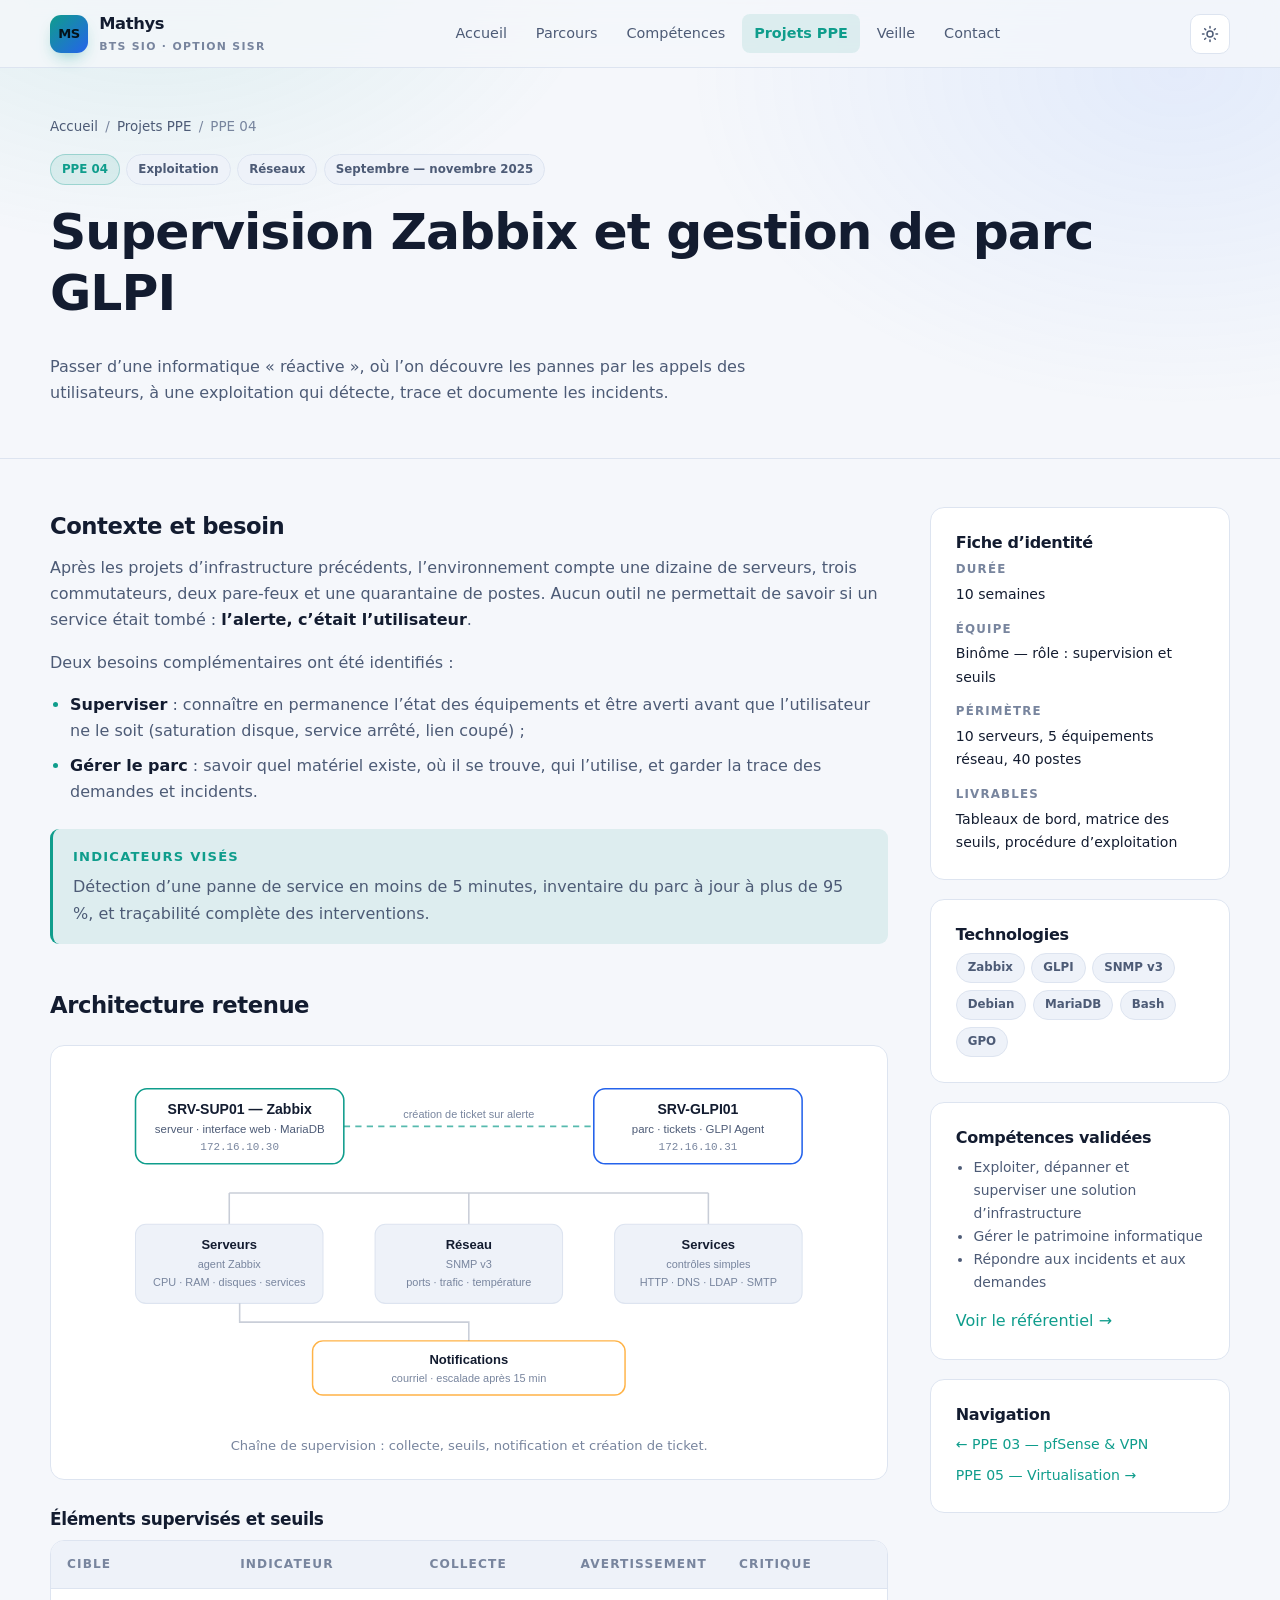
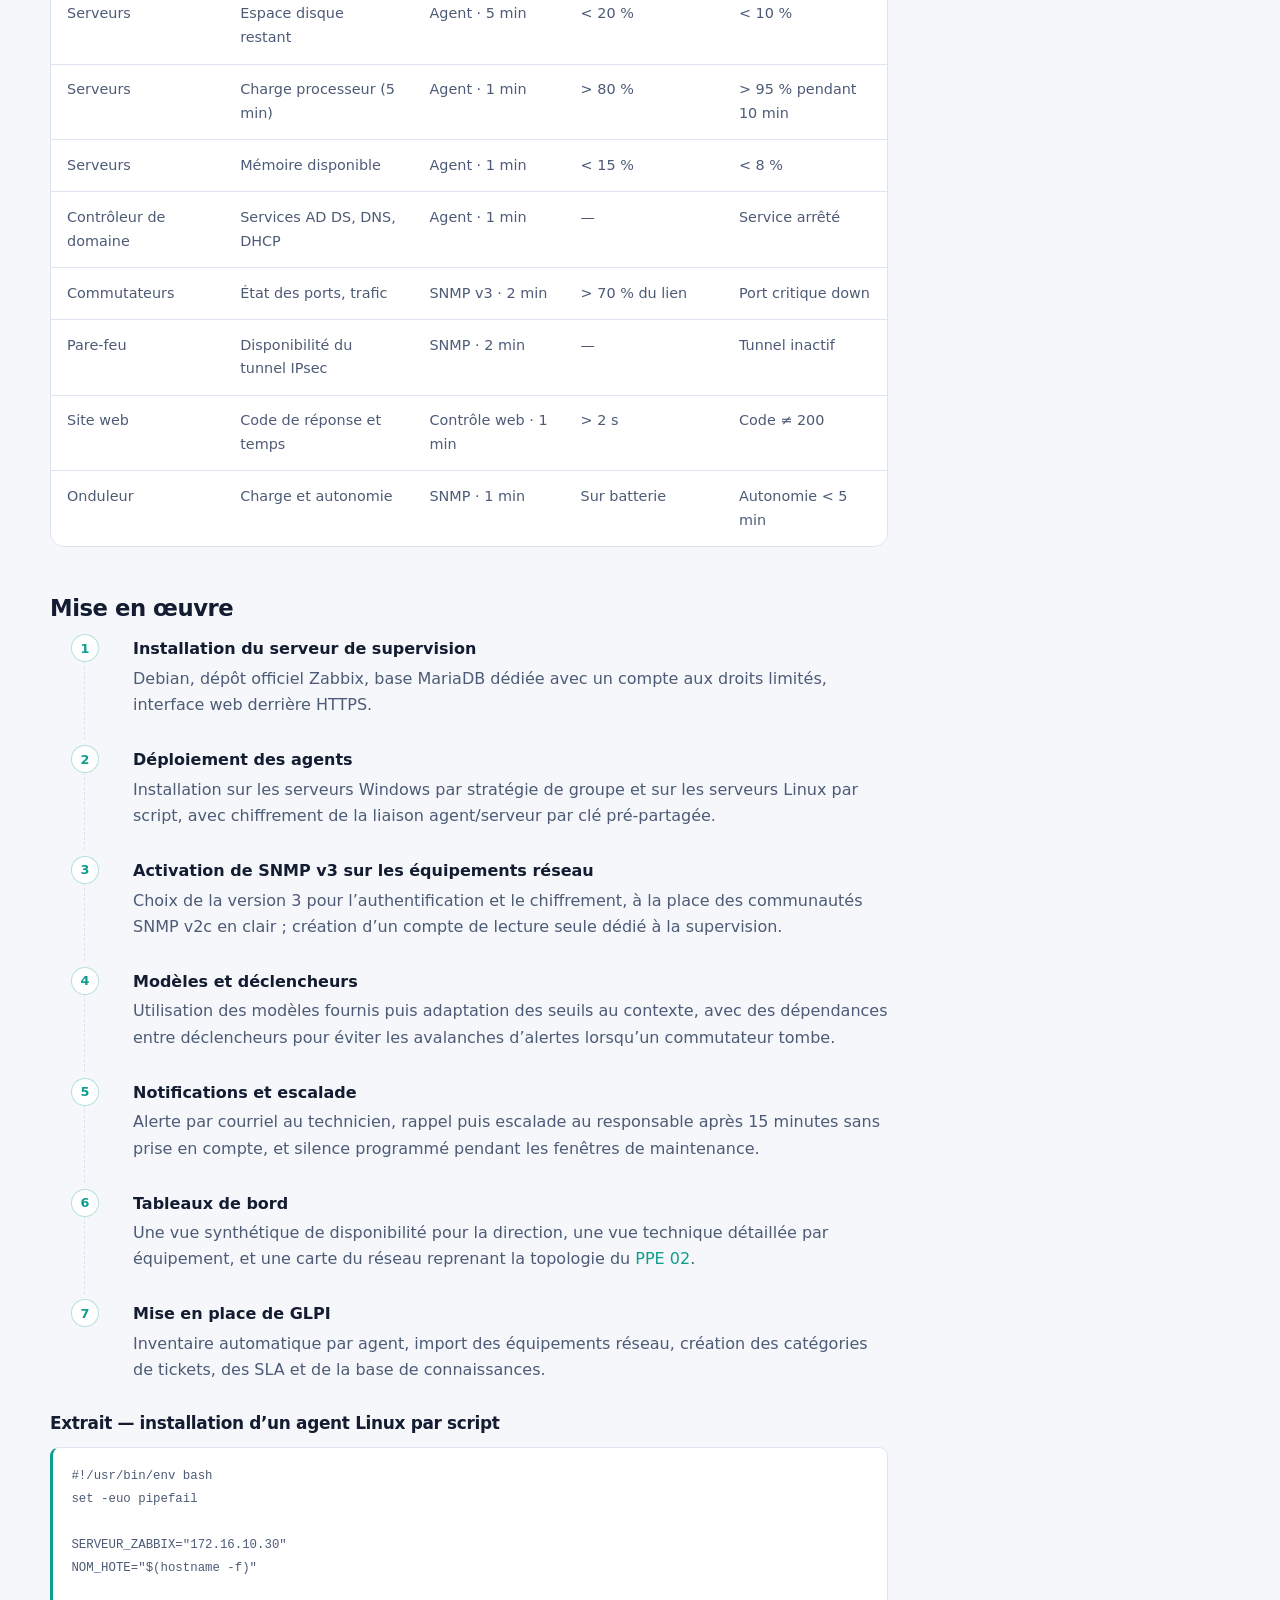
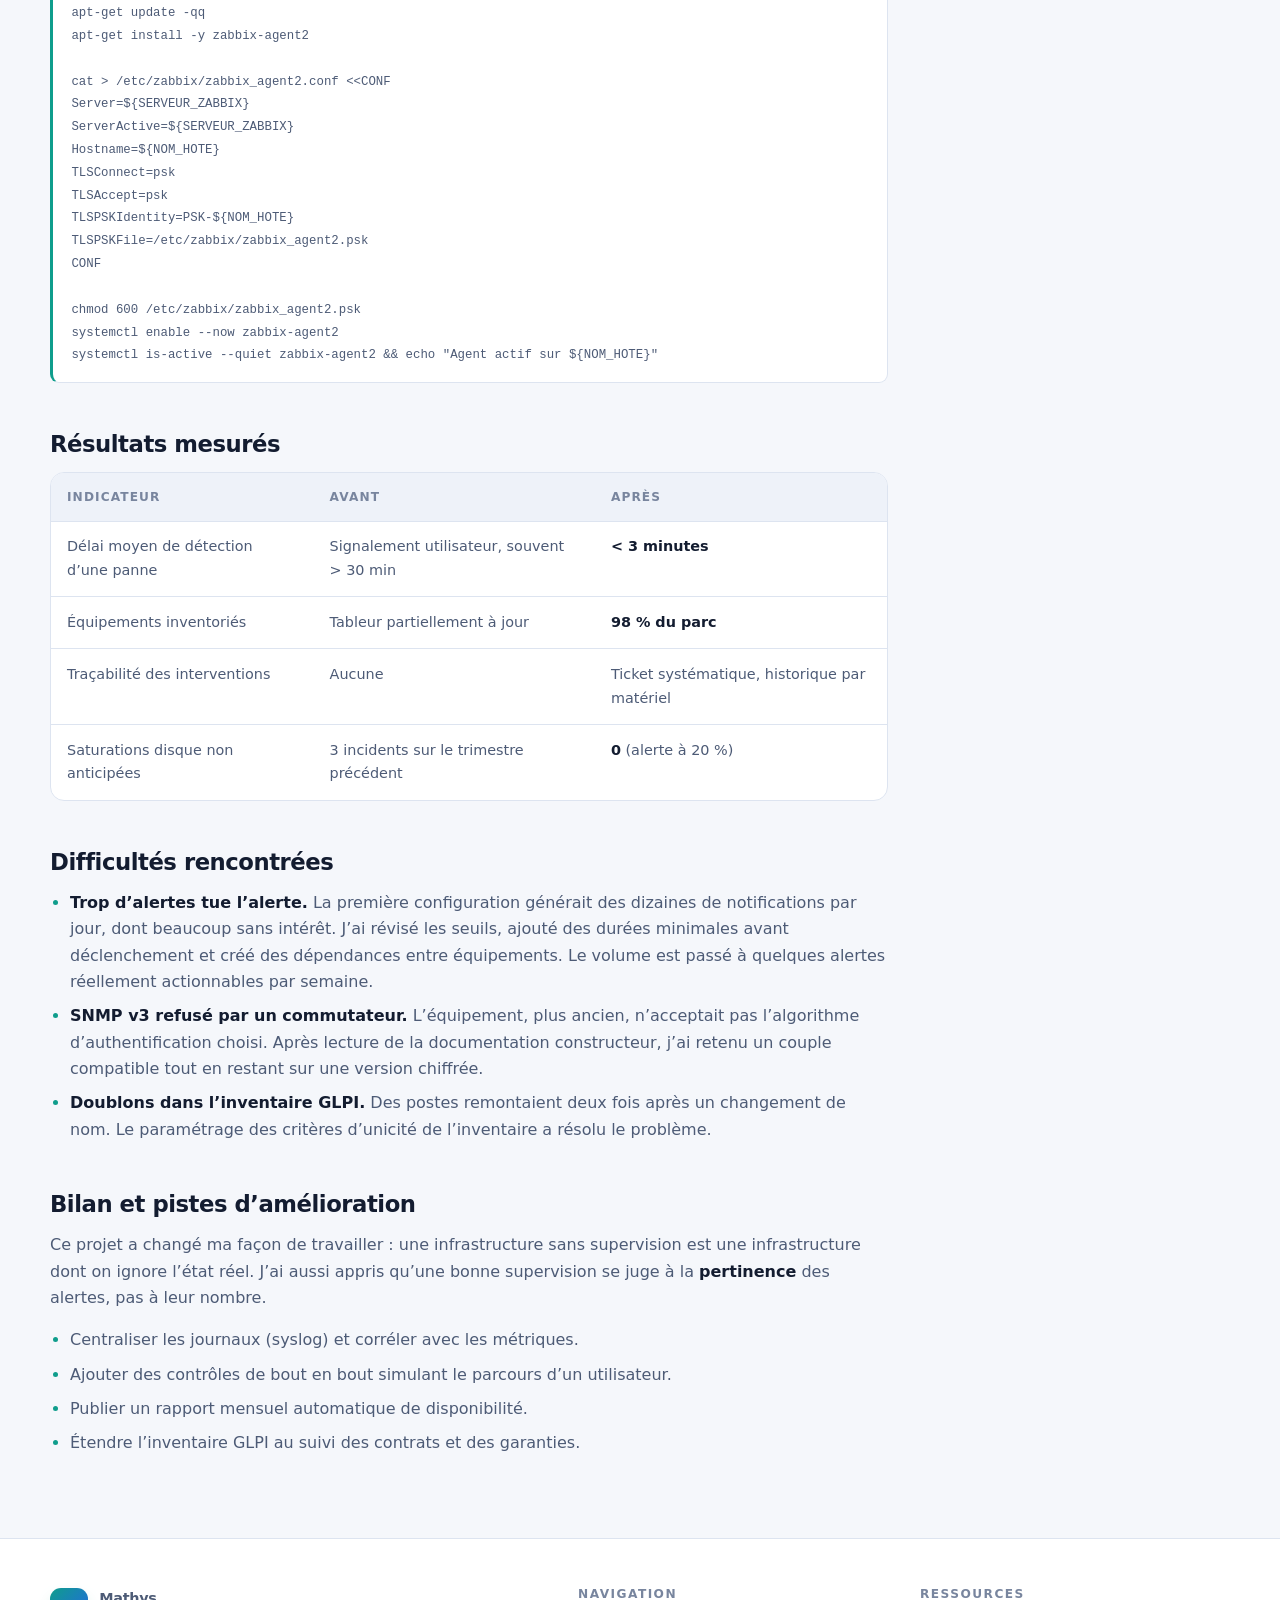
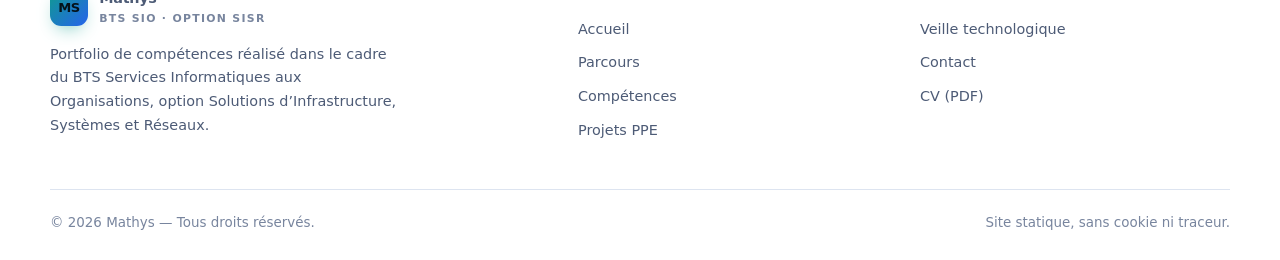
<file: projet-supervision.html>
<!DOCTYPE html>
<html lang="fr" data-theme="dark">
<head>
<meta charset="utf-8">
<meta name="viewport" content="width=device-width, initial-scale=1">
<title>PPE 04 — Supervision Zabbix et parc GLPI | Portfolio BTS SIO SISR</title>
<meta name="description" content="Supervision d’une infrastructure avec Zabbix et gestion de parc avec GLPI : sondes SNMP, seuils, alertes, inventaire et suivi des incidents.">
<link rel="stylesheet" href="assets/css/style.css">
<link rel="icon" href="data:image/svg+xml,<svg xmlns='http://www.w3.org/2000/svg' viewBox='0 0 100 100'><rect width='100' height='100' rx='22' fill='%2338d9c4'/><text x='50' y='68' font-size='52' font-family='sans-serif' font-weight='bold' text-anchor='middle' fill='%23061018'>M</text></svg>">
<script>
  (function () {
    try {
      var t = localStorage.getItem('portfolio-theme');
      if (t) document.documentElement.setAttribute('data-theme', t);
    } catch (e) {}
  })();
</script>
</head>
<body>

<header class="site-header">
  <nav class="container nav" aria-label="Navigation principale">
    <a class="brand" href="index.html">
      <span class="brand__mark" aria-hidden="true">MS</span>
      <span>Mathys<span class="brand__sub">BTS SIO · Option SISR</span></span>
    </a>
    <ul class="nav__links" id="nav-links">
      <li><a href="index.html">Accueil</a></li>
      <li><a href="parcours.html">Parcours</a></li>
      <li><a href="competences.html">Compétences</a></li>
      <li><a href="projets.html">Projets PPE</a></li>
      <li><a href="veille.html">Veille</a></li>
      <li><a href="contact.html">Contact</a></li>
    </ul>
    <div class="nav__actions">
      <button class="icon-btn" id="theme-toggle" type="button" aria-label="Changer de thème" title="Changer de thème">
        <svg viewBox="0 0 24 24" fill="none" stroke="currentColor" stroke-width="2" stroke-linecap="round" aria-hidden="true"><circle cx="12" cy="12" r="4"/><path d="M12 2v2M12 20v2M4.9 4.9l1.4 1.4M17.7 17.7l1.4 1.4M2 12h2M20 12h2M4.9 19.1l1.4-1.4M17.7 6.3l1.4-1.4"/></svg>
      </button>
      <button class="icon-btn nav__burger" id="nav-burger" type="button" aria-label="Ouvrir le menu" aria-expanded="false" aria-controls="nav-links">
        <svg viewBox="0 0 24 24" fill="none" stroke="currentColor" stroke-width="2" stroke-linecap="round" aria-hidden="true"><path d="M4 7h16M4 12h16M4 17h16"/></svg>
      </button>
    </div>
  </nav>
</header>

<main>

  <section class="page-head">
    <div class="container">
      <nav class="breadcrumb" aria-label="Fil d’Ariane">
        <a href="index.html">Accueil</a><span>/</span><a href="projets.html">Projets PPE</a><span>/</span><span>PPE 04</span>
      </nav>
      <div class="tags" style="margin-bottom:1rem">
        <span class="badge badge--accent">PPE 04</span>
        <span class="badge">Exploitation</span>
        <span class="badge">Réseaux</span>
        <span class="badge">Septembre — novembre 2025</span>
      </div>
      <h1>Supervision Zabbix et gestion de parc GLPI</h1>
      <p style="max-width:70ch">
        Passer d’une informatique « réactive », où l’on découvre les pannes par les appels des utilisateurs, à une
        exploitation qui détecte, trace et documente les incidents.
      </p>
    </div>
  </section>

  <div class="container">
    <div class="project-layout">

      <article class="prose">

        <h2>Contexte et besoin</h2>
        <p>
          Après les projets d’infrastructure précédents, l’environnement compte une dizaine de serveurs, trois
          commutateurs, deux pare-feux et une quarantaine de postes. Aucun outil ne permettait de savoir si un
          service était tombé : <strong>l’alerte, c’était l’utilisateur</strong>.
        </p>
        <p>Deux besoins complémentaires ont été identifiés :</p>
        <ul>
          <li><strong>Superviser</strong> : connaître en permanence l’état des équipements et être averti avant que
            l’utilisateur ne le soit (saturation disque, service arrêté, lien coupé) ;</li>
          <li><strong>Gérer le parc</strong> : savoir quel matériel existe, où il se trouve, qui l’utilise, et
            garder la trace des demandes et incidents.</li>
        </ul>

        <div class="callout">
          <p class="callout__title">Indicateurs visés</p>
          <p>
            Détection d’une panne de service en moins de 5 minutes, inventaire du parc à jour à plus de 95 %,
            et traçabilité complète des interventions.
          </p>
        </div>

        <h2>Architecture retenue</h2>

        <figure class="figure">
          <svg viewBox="0 0 760 330" role="img" aria-label="Schéma : serveur de supervision collectant des métriques SNMP et agent, et serveur GLPI recevant l’inventaire">
            <g fill="none" stroke="currentColor" stroke-width="1.5" opacity=".4" color="var(--text-dim)">
              <path d="M150 120 H610"/>
              <path d="M150 120 V150"/><path d="M380 120 V150"/><path d="M610 120 V150"/>
            </g>

            <!-- Serveurs supervision -->
            <rect x="60" y="20" width="200" height="72" rx="11" fill="var(--surface)" stroke="var(--accent)" stroke-width="1.5"/>
            <text x="160" y="44" text-anchor="middle" font-size="13.5" font-family="sans-serif" font-weight="600" fill="var(--text)">SRV-SUP01 — Zabbix</text>
            <text x="160" y="62" text-anchor="middle" font-size="11" font-family="sans-serif" fill="var(--text-muted)">serveur · interface web · MariaDB</text>
            <text x="160" y="79" text-anchor="middle" font-size="10.5" font-family="monospace" fill="var(--text-dim)">172.16.10.30</text>

            <rect x="500" y="20" width="200" height="72" rx="11" fill="var(--surface)" stroke="var(--accent-2)" stroke-width="1.5"/>
            <text x="600" y="44" text-anchor="middle" font-size="13.5" font-family="sans-serif" font-weight="600" fill="var(--text)">SRV-GLPI01</text>
            <text x="600" y="62" text-anchor="middle" font-size="11" font-family="sans-serif" fill="var(--text-muted)">parc · tickets · GLPI Agent</text>
            <text x="600" y="79" text-anchor="middle" font-size="10.5" font-family="monospace" fill="var(--text-dim)">172.16.10.31</text>

            <path d="M260 56 H500" stroke="var(--accent)" stroke-width="1.6" stroke-dasharray="6 5" fill="none" opacity=".7"/>
            <text x="380" y="48" text-anchor="middle" font-size="10.5" font-family="sans-serif" fill="var(--text-dim)">création de ticket sur alerte</text>

            <!-- Cibles -->
            <rect x="60" y="150" width="180" height="76" rx="10" fill="var(--surface-2)" stroke="var(--border)"/>
            <text x="150" y="174" text-anchor="middle" font-size="12.5" font-family="sans-serif" font-weight="600" fill="var(--text)">Serveurs</text>
            <text x="150" y="192" text-anchor="middle" font-size="10.5" font-family="sans-serif" fill="var(--text-dim)">agent Zabbix</text>
            <text x="150" y="209" text-anchor="middle" font-size="10.5" font-family="sans-serif" fill="var(--text-dim)">CPU · RAM · disques · services</text>

            <rect x="290" y="150" width="180" height="76" rx="10" fill="var(--surface-2)" stroke="var(--border)"/>
            <text x="380" y="174" text-anchor="middle" font-size="12.5" font-family="sans-serif" font-weight="600" fill="var(--text)">Réseau</text>
            <text x="380" y="192" text-anchor="middle" font-size="10.5" font-family="sans-serif" fill="var(--text-dim)">SNMP v3</text>
            <text x="380" y="209" text-anchor="middle" font-size="10.5" font-family="sans-serif" fill="var(--text-dim)">ports · trafic · température</text>

            <rect x="520" y="150" width="180" height="76" rx="10" fill="var(--surface-2)" stroke="var(--border)"/>
            <text x="610" y="174" text-anchor="middle" font-size="12.5" font-family="sans-serif" font-weight="600" fill="var(--text)">Services</text>
            <text x="610" y="192" text-anchor="middle" font-size="10.5" font-family="sans-serif" fill="var(--text-dim)">contrôles simples</text>
            <text x="610" y="209" text-anchor="middle" font-size="10.5" font-family="sans-serif" fill="var(--text-dim)">HTTP · DNS · LDAP · SMTP</text>

            <!-- Notifications -->
            <rect x="230" y="262" width="300" height="52" rx="10" fill="var(--surface)" stroke="var(--warn)" stroke-width="1.4"/>
            <text x="380" y="284" text-anchor="middle" font-size="12.5" font-family="sans-serif" font-weight="600" fill="var(--text)">Notifications</text>
            <text x="380" y="301" text-anchor="middle" font-size="10.5" font-family="sans-serif" fill="var(--text-dim)">courriel · escalade après 15 min</text>
            <path d="M160 226 V244 H380 V262" fill="none" stroke="currentColor" stroke-width="1.5" opacity=".4" color="var(--text-dim)"/>
          </svg>
          <figcaption>Chaîne de supervision : collecte, seuils, notification et création de ticket.</figcaption>
        </figure>

        <h3>Éléments supervisés et seuils</h3>
        <div class="table-wrap" style="margin-bottom:1.4rem">
          <table>
            <thead>
              <tr><th scope="col">Cible</th><th scope="col">Indicateur</th><th scope="col">Collecte</th><th scope="col">Avertissement</th><th scope="col">Critique</th></tr>
            </thead>
            <tbody>
              <tr><td>Serveurs</td><td>Espace disque restant</td><td>Agent · 5 min</td><td>&lt; 20 %</td><td>&lt; 10 %</td></tr>
              <tr><td>Serveurs</td><td>Charge processeur (5 min)</td><td>Agent · 1 min</td><td>&gt; 80 %</td><td>&gt; 95 % pendant 10 min</td></tr>
              <tr><td>Serveurs</td><td>Mémoire disponible</td><td>Agent · 1 min</td><td>&lt; 15 %</td><td>&lt; 8 %</td></tr>
              <tr><td>Contrôleur de domaine</td><td>Services AD DS, DNS, DHCP</td><td>Agent · 1 min</td><td>—</td><td>Service arrêté</td></tr>
              <tr><td>Commutateurs</td><td>État des ports, trafic</td><td>SNMP v3 · 2 min</td><td>&gt; 70 % du lien</td><td>Port critique down</td></tr>
              <tr><td>Pare-feu</td><td>Disponibilité du tunnel IPsec</td><td>SNMP · 2 min</td><td>—</td><td>Tunnel inactif</td></tr>
              <tr><td>Site web</td><td>Code de réponse et temps</td><td>Contrôle web · 1 min</td><td>&gt; 2 s</td><td>Code ≠ 200</td></tr>
              <tr><td>Onduleur</td><td>Charge et autonomie</td><td>SNMP · 1 min</td><td>Sur batterie</td><td>Autonomie &lt; 5 min</td></tr>
            </tbody>
          </table>
        </div>

        <h2>Mise en œuvre</h2>
        <ol class="steps">
          <li>
            <strong>Installation du serveur de supervision</strong>
            Debian, dépôt officiel Zabbix, base MariaDB dédiée avec un compte aux droits limités, interface web
            derrière HTTPS.
          </li>
          <li>
            <strong>Déploiement des agents</strong>
            Installation sur les serveurs Windows par stratégie de groupe et sur les serveurs Linux par script,
            avec chiffrement de la liaison agent/serveur par clé pré-partagée.
          </li>
          <li>
            <strong>Activation de SNMP v3 sur les équipements réseau</strong>
            Choix de la version 3 pour l’authentification et le chiffrement, à la place des communautés SNMP v2c
            en clair ; création d’un compte de lecture seule dédié à la supervision.
          </li>
          <li>
            <strong>Modèles et déclencheurs</strong>
            Utilisation des modèles fournis puis adaptation des seuils au contexte, avec des dépendances entre
            déclencheurs pour éviter les avalanches d’alertes lorsqu’un commutateur tombe.
          </li>
          <li>
            <strong>Notifications et escalade</strong>
            Alerte par courriel au technicien, rappel puis escalade au responsable après 15 minutes sans prise en
            compte, et silence programmé pendant les fenêtres de maintenance.
          </li>
          <li>
            <strong>Tableaux de bord</strong>
            Une vue synthétique de disponibilité pour la direction, une vue technique détaillée par équipement,
            et une carte du réseau reprenant la topologie du <a href="projet-vlan-routage.html">PPE 02</a>.
          </li>
          <li>
            <strong>Mise en place de GLPI</strong>
            Inventaire automatique par agent, import des équipements réseau, création des catégories de tickets,
            des SLA et de la base de connaissances.
          </li>
        </ol>

        <h3>Extrait — installation d’un agent Linux par script</h3>
        <pre><code>#!/usr/bin/env bash
set -euo pipefail

SERVEUR_ZABBIX="172.16.10.30"
NOM_HOTE="$(hostname -f)"

apt-get update -qq
apt-get install -y zabbix-agent2

cat &gt; /etc/zabbix/zabbix_agent2.conf &lt;&lt;CONF
Server=${SERVEUR_ZABBIX}
ServerActive=${SERVEUR_ZABBIX}
Hostname=${NOM_HOTE}
TLSConnect=psk
TLSAccept=psk
TLSPSKIdentity=PSK-${NOM_HOTE}
TLSPSKFile=/etc/zabbix/zabbix_agent2.psk
CONF

chmod 600 /etc/zabbix/zabbix_agent2.psk
systemctl enable --now zabbix-agent2
systemctl is-active --quiet zabbix-agent2 &amp;&amp; echo "Agent actif sur ${NOM_HOTE}"</code></pre>

        <h2>Résultats mesurés</h2>
        <div class="table-wrap" style="margin-bottom:1.4rem">
          <table>
            <thead>
              <tr><th scope="col">Indicateur</th><th scope="col">Avant</th><th scope="col">Après</th></tr>
            </thead>
            <tbody>
              <tr><td>Délai moyen de détection d’une panne</td><td>Signalement utilisateur, souvent &gt; 30 min</td><td><strong>&lt; 3 minutes</strong></td></tr>
              <tr><td>Équipements inventoriés</td><td>Tableur partiellement à jour</td><td><strong>98 % du parc</strong></td></tr>
              <tr><td>Traçabilité des interventions</td><td>Aucune</td><td>Ticket systématique, historique par matériel</td></tr>
              <tr><td>Saturations disque non anticipées</td><td>3 incidents sur le trimestre précédent</td><td><strong>0</strong> (alerte à 20 %)</td></tr>
            </tbody>
          </table>
        </div>

        <h2>Difficultés rencontrées</h2>
        <ul>
          <li>
            <strong>Trop d’alertes tue l’alerte.</strong> La première configuration générait des dizaines de
            notifications par jour, dont beaucoup sans intérêt. J’ai révisé les seuils, ajouté des durées minimales
            avant déclenchement et créé des dépendances entre équipements. Le volume est passé à quelques alertes
            réellement actionnables par semaine.
          </li>
          <li>
            <strong>SNMP v3 refusé par un commutateur.</strong> L’équipement, plus ancien, n’acceptait pas
            l’algorithme d’authentification choisi. Après lecture de la documentation constructeur, j’ai retenu un
            couple compatible tout en restant sur une version chiffrée.
          </li>
          <li>
            <strong>Doublons dans l’inventaire GLPI.</strong> Des postes remontaient deux fois après un changement
            de nom. Le paramétrage des critères d’unicité de l’inventaire a résolu le problème.
          </li>
        </ul>

        <h2>Bilan et pistes d’amélioration</h2>
        <p>
          Ce projet a changé ma façon de travailler : une infrastructure sans supervision est une infrastructure
          dont on ignore l’état réel. J’ai aussi appris qu’une bonne supervision se juge à la <strong>pertinence</strong>
          des alertes, pas à leur nombre.
        </p>
        <ul>
          <li>Centraliser les journaux (syslog) et corréler avec les métriques.</li>
          <li>Ajouter des contrôles de bout en bout simulant le parcours d’un utilisateur.</li>
          <li>Publier un rapport mensuel automatique de disponibilité.</li>
          <li>Étendre l’inventaire GLPI au suivi des contrats et des garanties.</li>
        </ul>

      </article>

      <aside class="project-aside">
        <div class="card">
          <h3 style="font-size:1rem">Fiche d’identité</h3>
          <dl style="margin:0;display:grid;gap:.85rem;font-size:.88rem">
            <div><dt style="color:var(--text-dim);font-size:.74rem;text-transform:uppercase;letter-spacing:.1em;font-weight:700">Durée</dt><dd style="margin:.2rem 0 0">10 semaines</dd></div>
            <div><dt style="color:var(--text-dim);font-size:.74rem;text-transform:uppercase;letter-spacing:.1em;font-weight:700">Équipe</dt><dd style="margin:.2rem 0 0">Binôme — rôle : supervision et seuils</dd></div>
            <div><dt style="color:var(--text-dim);font-size:.74rem;text-transform:uppercase;letter-spacing:.1em;font-weight:700">Périmètre</dt><dd style="margin:.2rem 0 0">10 serveurs, 5 équipements réseau, 40 postes</dd></div>
            <div><dt style="color:var(--text-dim);font-size:.74rem;text-transform:uppercase;letter-spacing:.1em;font-weight:700">Livrables</dt><dd style="margin:.2rem 0 0">Tableaux de bord, matrice des seuils, procédure d’exploitation</dd></div>
          </dl>
        </div>

        <div class="card">
          <h3 style="font-size:1rem">Technologies</h3>
          <div class="tags">
            <span class="badge">Zabbix</span><span class="badge">GLPI</span><span class="badge">SNMP v3</span>
            <span class="badge">Debian</span><span class="badge">MariaDB</span><span class="badge">Bash</span>
            <span class="badge">GPO</span>
          </div>
        </div>

        <div class="card">
          <h3 style="font-size:1rem">Compétences validées</h3>
          <ul style="padding-left:1.1rem;font-size:.87rem;color:var(--text-muted);margin:0">
            <li>Exploiter, dépanner et superviser une solution d’infrastructure</li>
            <li>Gérer le patrimoine informatique</li>
            <li>Répondre aux incidents et aux demandes</li>
          </ul>
          <p style="margin:.9rem 0 0"><a href="competences.html">Voir le référentiel →</a></p>
        </div>

        <div class="card">
          <h3 style="font-size:1rem">Navigation</h3>
          <p style="margin:0;font-size:.88rem"><a href="projet-pfsense-vpn.html">← PPE 03 — pfSense &amp; VPN</a></p>
          <p style="margin:.5rem 0 0;font-size:.88rem"><a href="projet-virtualisation-sauvegarde.html">PPE 05 — Virtualisation →</a></p>
        </div>
      </aside>

    </div>
  </div>

</main>

<footer class="site-footer">
  <div class="container">
    <div class="footer-grid">
      <div>
        <a class="brand" href="index.html" style="margin-bottom:.9rem">
          <span class="brand__mark" aria-hidden="true">MS</span>
          <span>Mathys<span class="brand__sub">BTS SIO · Option SISR</span></span>
        </a>
        <p style="max-width:38ch;font-size:.9rem">
          Portfolio de compétences réalisé dans le cadre du BTS Services Informatiques aux Organisations,
          option Solutions d’Infrastructure, Systèmes et Réseaux.
        </p>
      </div>
      <div>
        <h4>Navigation</h4>
        <ul>
          <li><a href="index.html">Accueil</a></li>
          <li><a href="parcours.html">Parcours</a></li>
          <li><a href="competences.html">Compétences</a></li>
          <li><a href="projets.html">Projets PPE</a></li>
        </ul>
      </div>
      <div>
        <h4>Ressources</h4>
        <ul>
          <li><a href="veille.html">Veille technologique</a></li>
          <li><a href="contact.html">Contact</a></li>
          <li><a href="assets/docs/cv.pdf">CV (PDF)</a></li>
        </ul>
      </div>
    </div>
    <div class="footer-bottom">
      <span>© <span data-year>2026</span> Mathys — Tous droits réservés.</span>
      <span>Site statique, sans cookie ni traceur.</span>
    </div>
  </div>
</footer>

<button class="icon-btn" id="to-top" type="button" aria-label="Revenir en haut de page">
  <svg viewBox="0 0 24 24" fill="none" stroke="currentColor" stroke-width="2" stroke-linecap="round" aria-hidden="true"><path d="M12 19V5M6 11l6-6 6 6"/></svg>
</button>

<script src="assets/js/main.js"></script>
</body>
</html>
</file>
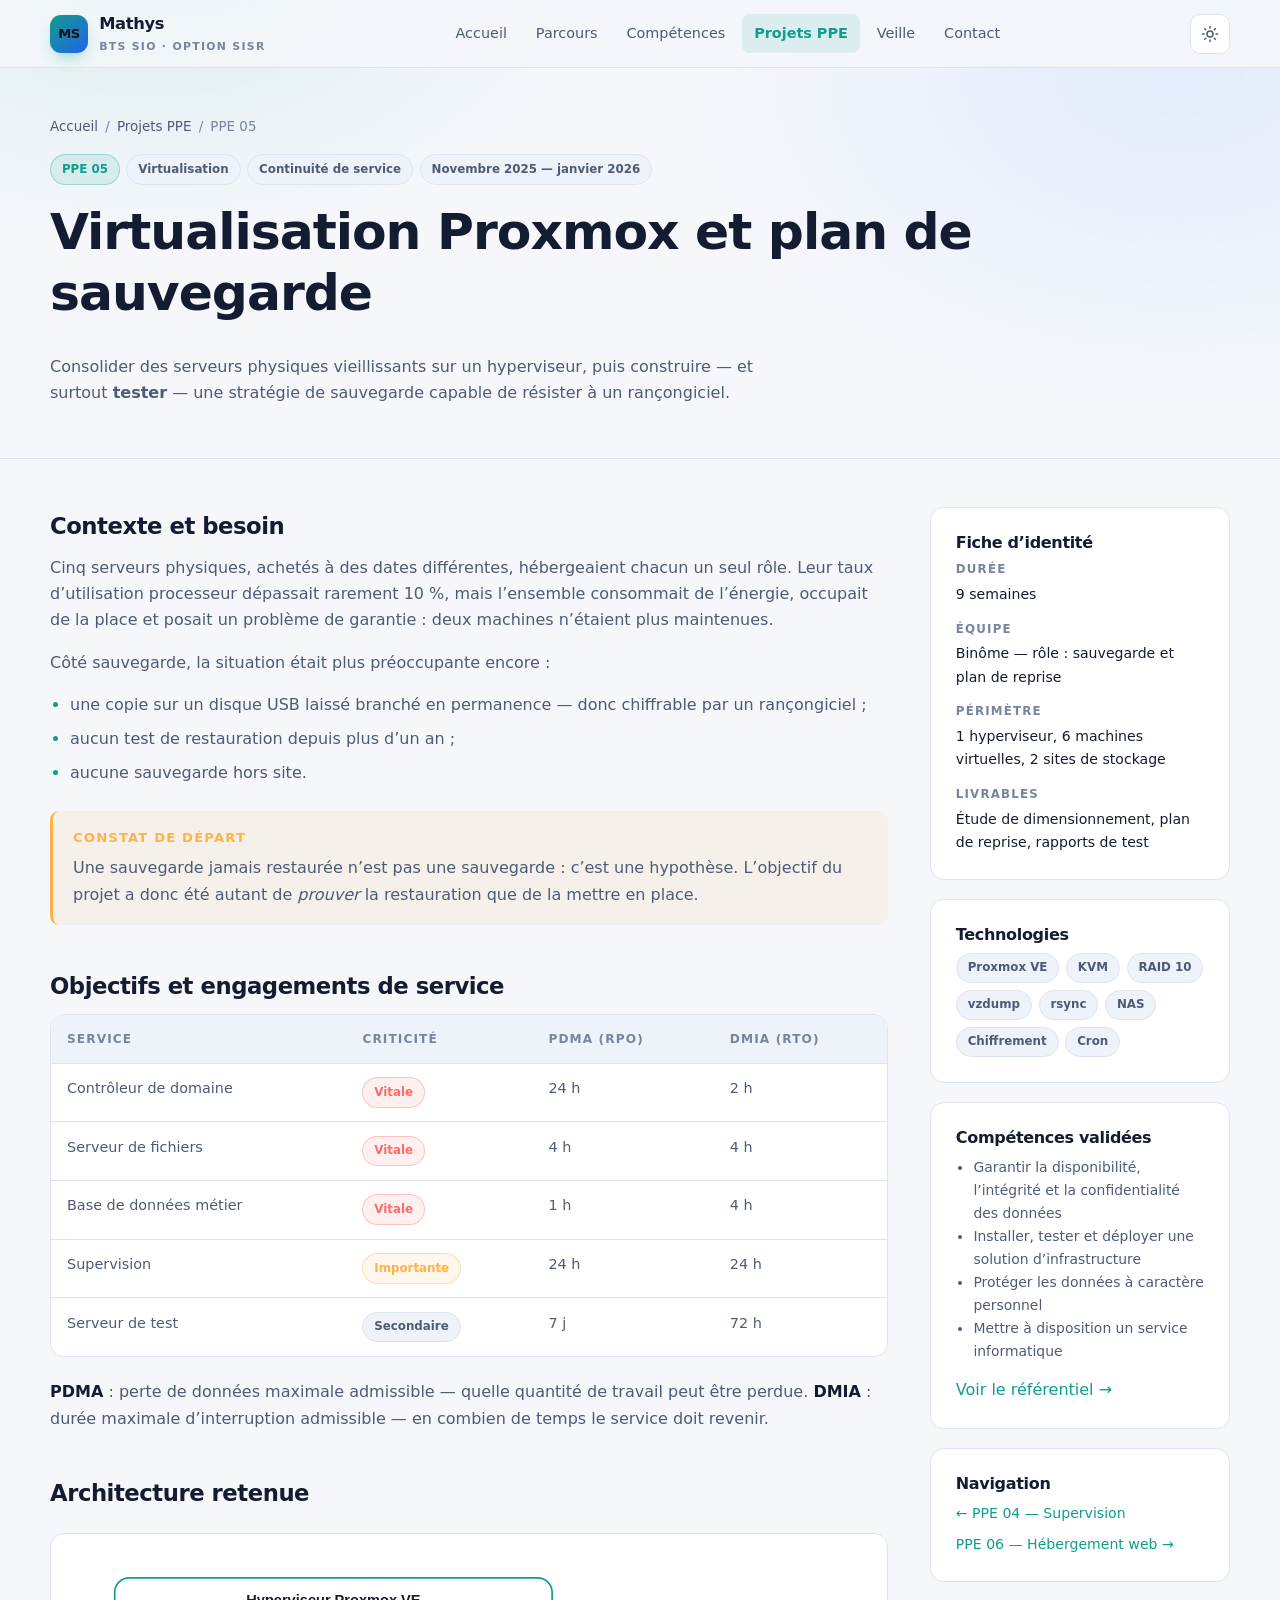
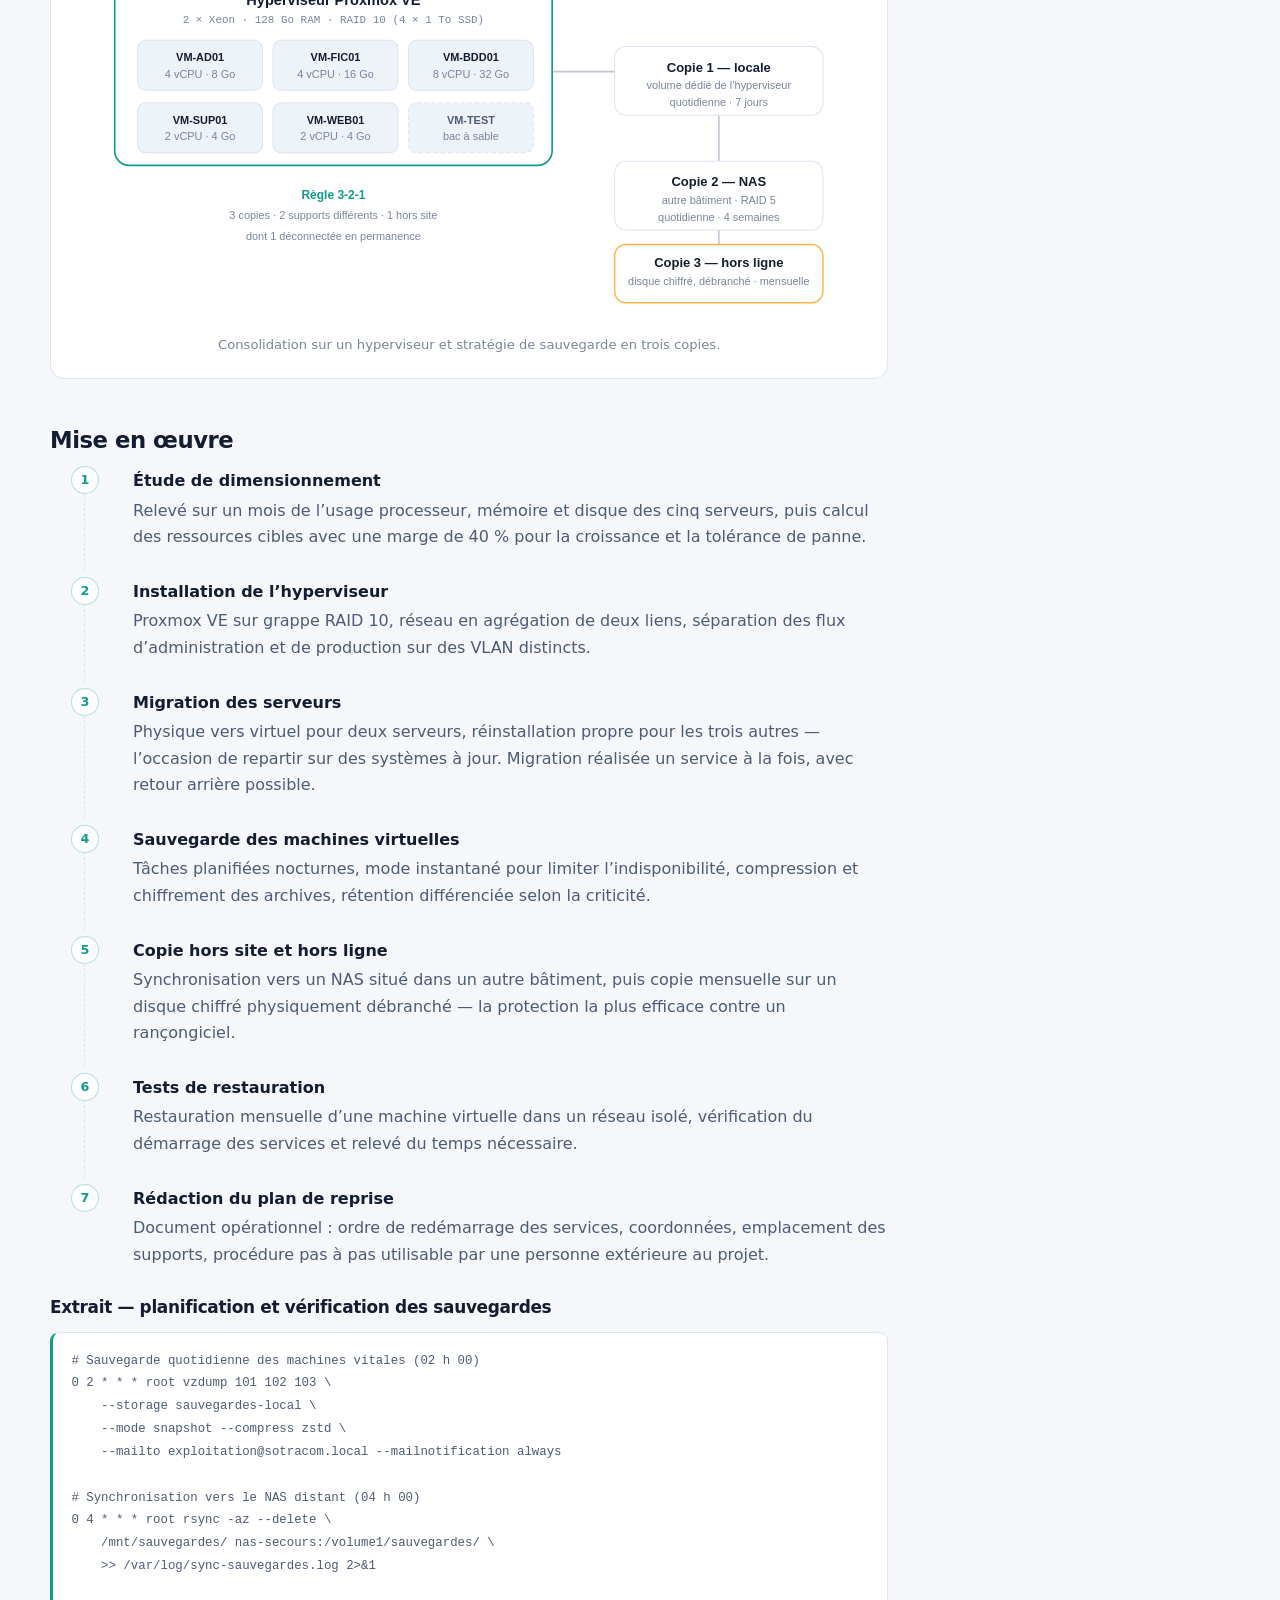
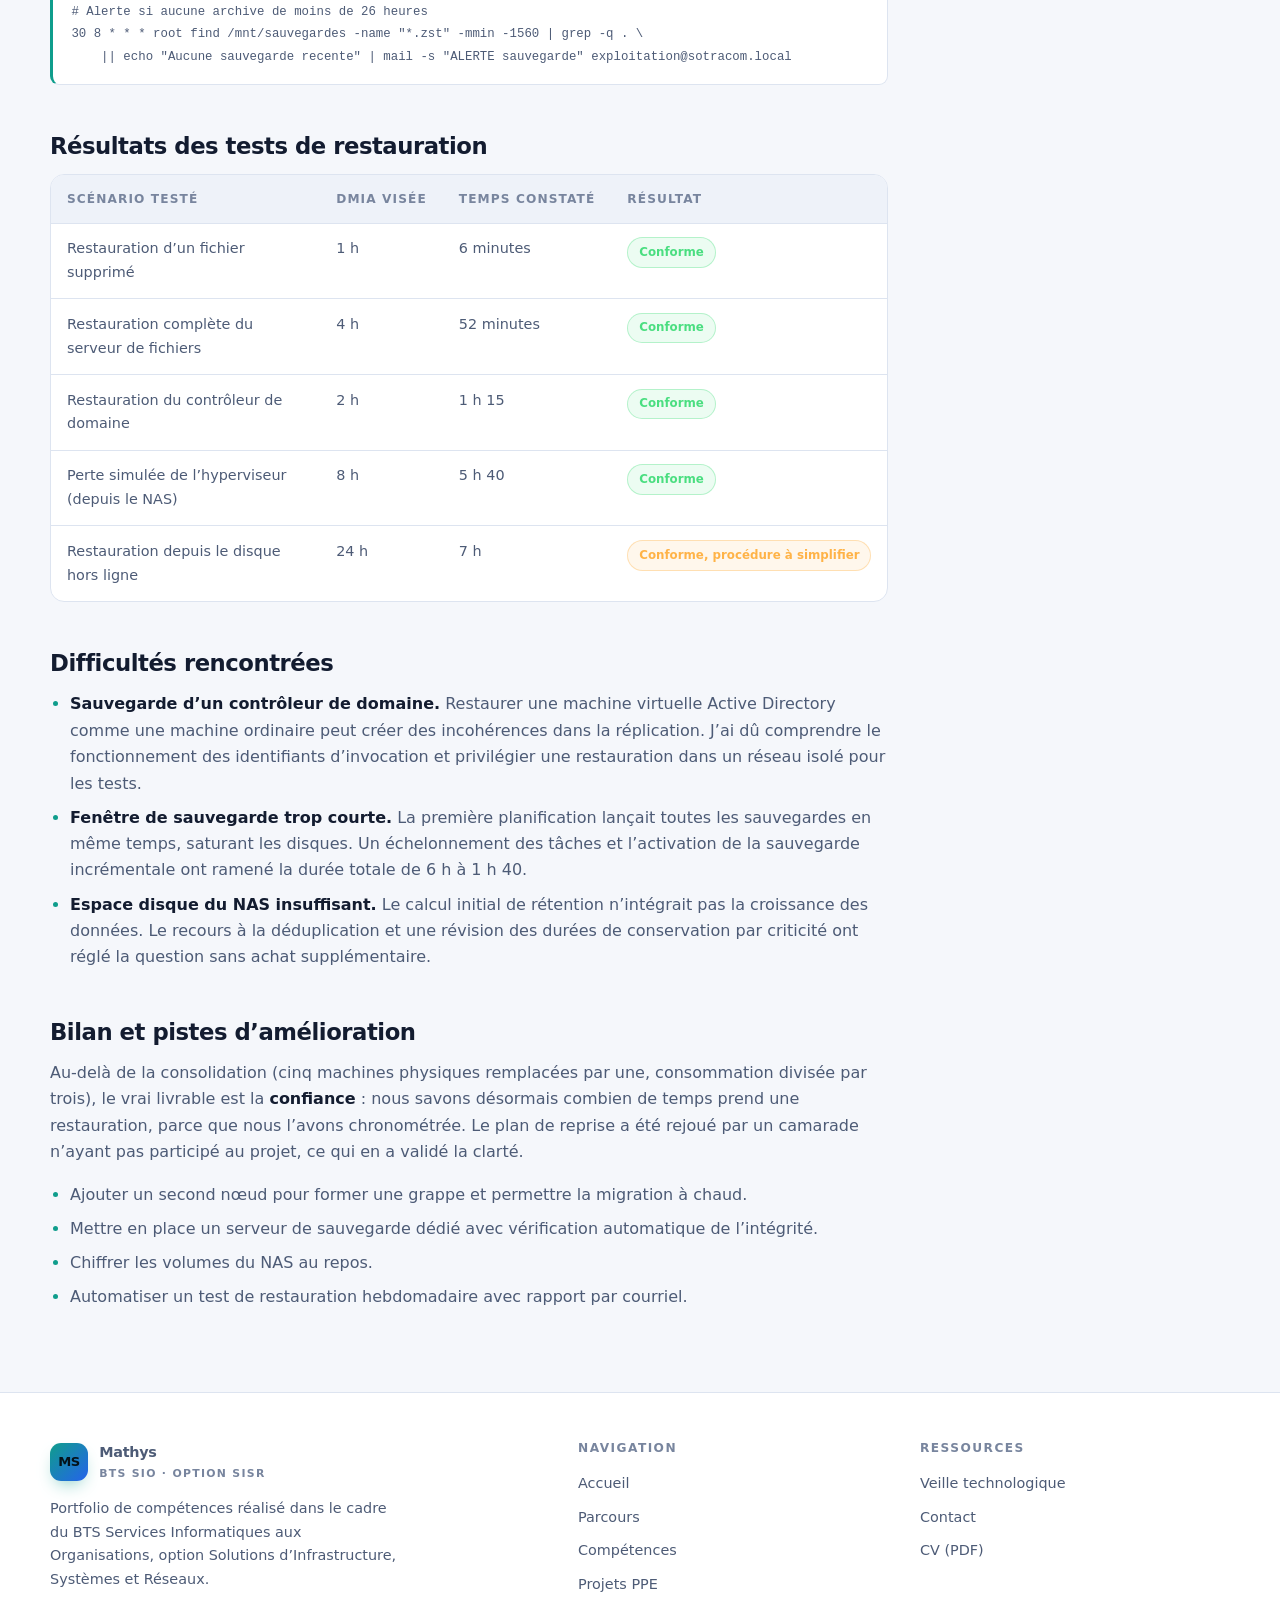
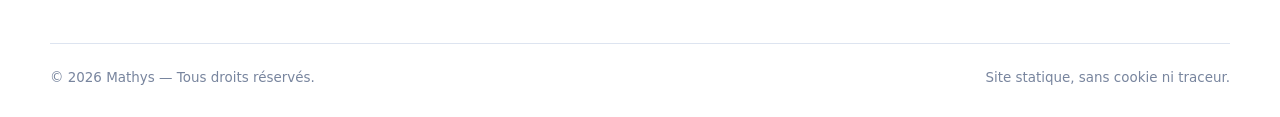
<file: projet-virtualisation-sauvegarde.html>
<!DOCTYPE html>
<html lang="fr" data-theme="dark">
<head>
<meta charset="utf-8">
<meta name="viewport" content="width=device-width, initial-scale=1">
<title>PPE 05 — Virtualisation Proxmox et sauvegarde | Portfolio BTS SIO SISR</title>
<meta name="description" content="Consolidation de serveurs sur Proxmox VE, stockage redondé, stratégie de sauvegarde 3-2-1 et plan de reprise d’activité testé.">
<link rel="stylesheet" href="assets/css/style.css">
<link rel="icon" href="data:image/svg+xml,<svg xmlns='http://www.w3.org/2000/svg' viewBox='0 0 100 100'><rect width='100' height='100' rx='22' fill='%2338d9c4'/><text x='50' y='68' font-size='52' font-family='sans-serif' font-weight='bold' text-anchor='middle' fill='%23061018'>M</text></svg>">
<script>
  (function () {
    try {
      var t = localStorage.getItem('portfolio-theme');
      if (t) document.documentElement.setAttribute('data-theme', t);
    } catch (e) {}
  })();
</script>
</head>
<body>

<header class="site-header">
  <nav class="container nav" aria-label="Navigation principale">
    <a class="brand" href="index.html">
      <span class="brand__mark" aria-hidden="true">MS</span>
      <span>Mathys<span class="brand__sub">BTS SIO · Option SISR</span></span>
    </a>
    <ul class="nav__links" id="nav-links">
      <li><a href="index.html">Accueil</a></li>
      <li><a href="parcours.html">Parcours</a></li>
      <li><a href="competences.html">Compétences</a></li>
      <li><a href="projets.html">Projets PPE</a></li>
      <li><a href="veille.html">Veille</a></li>
      <li><a href="contact.html">Contact</a></li>
    </ul>
    <div class="nav__actions">
      <button class="icon-btn" id="theme-toggle" type="button" aria-label="Changer de thème" title="Changer de thème">
        <svg viewBox="0 0 24 24" fill="none" stroke="currentColor" stroke-width="2" stroke-linecap="round" aria-hidden="true"><circle cx="12" cy="12" r="4"/><path d="M12 2v2M12 20v2M4.9 4.9l1.4 1.4M17.7 17.7l1.4 1.4M2 12h2M20 12h2M4.9 19.1l1.4-1.4M17.7 6.3l1.4-1.4"/></svg>
      </button>
      <button class="icon-btn nav__burger" id="nav-burger" type="button" aria-label="Ouvrir le menu" aria-expanded="false" aria-controls="nav-links">
        <svg viewBox="0 0 24 24" fill="none" stroke="currentColor" stroke-width="2" stroke-linecap="round" aria-hidden="true"><path d="M4 7h16M4 12h16M4 17h16"/></svg>
      </button>
    </div>
  </nav>
</header>

<main>

  <section class="page-head">
    <div class="container">
      <nav class="breadcrumb" aria-label="Fil d’Ariane">
        <a href="index.html">Accueil</a><span>/</span><a href="projets.html">Projets PPE</a><span>/</span><span>PPE 05</span>
      </nav>
      <div class="tags" style="margin-bottom:1rem">
        <span class="badge badge--accent">PPE 05</span>
        <span class="badge">Virtualisation</span>
        <span class="badge">Continuité de service</span>
        <span class="badge">Novembre 2025 — janvier 2026</span>
      </div>
      <h1>Virtualisation Proxmox et plan de sauvegarde</h1>
      <p style="max-width:70ch">
        Consolider des serveurs physiques vieillissants sur un hyperviseur, puis construire — et surtout
        <strong>tester</strong> — une stratégie de sauvegarde capable de résister à un rançongiciel.
      </p>
    </div>
  </section>

  <div class="container">
    <div class="project-layout">

      <article class="prose">

        <h2>Contexte et besoin</h2>
        <p>
          Cinq serveurs physiques, achetés à des dates différentes, hébergeaient chacun un seul rôle. Leur taux
          d’utilisation processeur dépassait rarement 10 %, mais l’ensemble consommait de l’énergie, occupait de la
          place et posait un problème de garantie : deux machines n’étaient plus maintenues.
        </p>
        <p>Côté sauvegarde, la situation était plus préoccupante encore :</p>
        <ul>
          <li>une copie sur un disque USB laissé branché en permanence — donc chiffrable par un rançongiciel ;</li>
          <li>aucun test de restauration depuis plus d’un an ;</li>
          <li>aucune sauvegarde hors site.</li>
        </ul>

        <div class="callout callout--warn">
          <p class="callout__title">Constat de départ</p>
          <p>
            Une sauvegarde jamais restaurée n’est pas une sauvegarde : c’est une hypothèse. L’objectif du projet a
            donc été autant de <em>prouver</em> la restauration que de la mettre en place.
          </p>
        </div>

        <h2>Objectifs et engagements de service</h2>
        <div class="table-wrap" style="margin-bottom:1.4rem">
          <table>
            <thead>
              <tr><th scope="col">Service</th><th scope="col">Criticité</th><th scope="col">PDMA (RPO)</th><th scope="col">DMIA (RTO)</th></tr>
            </thead>
            <tbody>
              <tr><td>Contrôleur de domaine</td><td><span class="badge badge--danger">Vitale</span></td><td>24 h</td><td>2 h</td></tr>
              <tr><td>Serveur de fichiers</td><td><span class="badge badge--danger">Vitale</span></td><td>4 h</td><td>4 h</td></tr>
              <tr><td>Base de données métier</td><td><span class="badge badge--danger">Vitale</span></td><td>1 h</td><td>4 h</td></tr>
              <tr><td>Supervision</td><td><span class="badge badge--warn">Importante</span></td><td>24 h</td><td>24 h</td></tr>
              <tr><td>Serveur de test</td><td><span class="badge">Secondaire</span></td><td>7 j</td><td>72 h</td></tr>
            </tbody>
          </table>
        </div>
        <p>
          <strong>PDMA</strong> : perte de données maximale admissible — quelle quantité de travail peut être perdue.
          <strong>DMIA</strong> : durée maximale d’interruption admissible — en combien de temps le service doit revenir.
        </p>

        <h2>Architecture retenue</h2>

        <figure class="figure">
          <svg viewBox="0 0 760 340" role="img" aria-label="Schéma : hyperviseur Proxmox hébergeant plusieurs machines virtuelles, avec sauvegardes locale, NAS et hors site">
            <!-- Hyperviseur -->
            <rect x="40" y="20" width="420" height="180" rx="14" fill="var(--surface)" stroke="var(--accent)" stroke-width="1.6"/>
            <text x="250" y="46" text-anchor="middle" font-size="14" font-family="sans-serif" font-weight="700" fill="var(--text)">Hyperviseur Proxmox VE</text>
            <text x="250" y="63" text-anchor="middle" font-size="10.5" font-family="monospace" fill="var(--text-dim)">2 × Xeon · 128 Go RAM · RAID 10 (4 × 1 To SSD)</text>

            <g font-family="sans-serif" font-size="10.5">
              <rect x="62" y="80" width="120" height="48" rx="8" fill="var(--surface-2)" stroke="var(--border)"/>
              <text x="122" y="100" text-anchor="middle" font-weight="600" fill="var(--text)">VM-AD01</text>
              <text x="122" y="116" text-anchor="middle" fill="var(--text-dim)">4 vCPU · 8 Go</text>

              <rect x="192" y="80" width="120" height="48" rx="8" fill="var(--surface-2)" stroke="var(--border)"/>
              <text x="252" y="100" text-anchor="middle" font-weight="600" fill="var(--text)">VM-FIC01</text>
              <text x="252" y="116" text-anchor="middle" fill="var(--text-dim)">4 vCPU · 16 Go</text>

              <rect x="322" y="80" width="120" height="48" rx="8" fill="var(--surface-2)" stroke="var(--border)"/>
              <text x="382" y="100" text-anchor="middle" font-weight="600" fill="var(--text)">VM-BDD01</text>
              <text x="382" y="116" text-anchor="middle" fill="var(--text-dim)">8 vCPU · 32 Go</text>

              <rect x="62" y="140" width="120" height="48" rx="8" fill="var(--surface-2)" stroke="var(--border)"/>
              <text x="122" y="160" text-anchor="middle" font-weight="600" fill="var(--text)">VM-SUP01</text>
              <text x="122" y="176" text-anchor="middle" fill="var(--text-dim)">2 vCPU · 4 Go</text>

              <rect x="192" y="140" width="120" height="48" rx="8" fill="var(--surface-2)" stroke="var(--border)"/>
              <text x="252" y="160" text-anchor="middle" font-weight="600" fill="var(--text)">VM-WEB01</text>
              <text x="252" y="176" text-anchor="middle" fill="var(--text-dim)">2 vCPU · 4 Go</text>

              <rect x="322" y="140" width="120" height="48" rx="8" fill="var(--surface-2)" stroke="var(--border)" stroke-dasharray="4 3"/>
              <text x="382" y="160" text-anchor="middle" font-weight="600" fill="var(--text-muted)">VM-TEST</text>
              <text x="382" y="176" text-anchor="middle" fill="var(--text-dim)">bac à sable</text>
            </g>

            <!-- Sauvegardes -->
            <g fill="none" stroke="currentColor" stroke-width="1.6" opacity=".45" color="var(--text-dim)">
              <path d="M460 110 H520"/>
              <path d="M620 152 V196"/>
              <path d="M620 244 V276"/>
            </g>

            <rect x="520" y="86" width="200" height="66" rx="11" fill="var(--surface)" stroke="var(--border)"/>
            <text x="620" y="110" text-anchor="middle" font-size="12.5" font-family="sans-serif" font-weight="600" fill="var(--text)">Copie 1 — locale</text>
            <text x="620" y="127" text-anchor="middle" font-size="10.5" font-family="sans-serif" fill="var(--text-dim)">volume dédié de l’hyperviseur</text>
            <text x="620" y="143" text-anchor="middle" font-size="10.5" font-family="sans-serif" fill="var(--text-dim)">quotidienne · 7 jours</text>

            <rect x="520" y="196" width="200" height="66" rx="11" fill="var(--surface)" stroke="var(--border)"/>
            <text x="620" y="220" text-anchor="middle" font-size="12.5" font-family="sans-serif" font-weight="600" fill="var(--text)">Copie 2 — NAS</text>
            <text x="620" y="237" text-anchor="middle" font-size="10.5" font-family="sans-serif" fill="var(--text-dim)">autre bâtiment · RAID 5</text>
            <text x="620" y="253" text-anchor="middle" font-size="10.5" font-family="sans-serif" fill="var(--text-dim)">quotidienne · 4 semaines</text>

            <rect x="520" y="276" width="200" height="56" rx="11" fill="var(--surface)" stroke="var(--warn)" stroke-width="1.4"/>
            <text x="620" y="298" text-anchor="middle" font-size="12.5" font-family="sans-serif" font-weight="600" fill="var(--text)">Copie 3 — hors ligne</text>
            <text x="620" y="315" text-anchor="middle" font-size="10.5" font-family="sans-serif" fill="var(--text-dim)">disque chiffré, débranché · mensuelle</text>

            <text x="250" y="232" text-anchor="middle" font-size="11.5" font-family="sans-serif" font-weight="600" fill="var(--accent)">Règle 3-2-1</text>
            <text x="250" y="252" text-anchor="middle" font-size="10.5" font-family="sans-serif" fill="var(--text-dim)">3 copies · 2 supports différents · 1 hors site</text>
            <text x="250" y="272" text-anchor="middle" font-size="10.5" font-family="sans-serif" fill="var(--text-dim)">dont 1 déconnectée en permanence</text>
          </svg>
          <figcaption>Consolidation sur un hyperviseur et stratégie de sauvegarde en trois copies.</figcaption>
        </figure>

        <h2>Mise en œuvre</h2>
        <ol class="steps">
          <li>
            <strong>Étude de dimensionnement</strong>
            Relevé sur un mois de l’usage processeur, mémoire et disque des cinq serveurs, puis calcul des
            ressources cibles avec une marge de 40 % pour la croissance et la tolérance de panne.
          </li>
          <li>
            <strong>Installation de l’hyperviseur</strong>
            Proxmox VE sur grappe RAID 10, réseau en agrégation de deux liens, séparation des flux
            d’administration et de production sur des VLAN distincts.
          </li>
          <li>
            <strong>Migration des serveurs</strong>
            Physique vers virtuel pour deux serveurs, réinstallation propre pour les trois autres — l’occasion de
            repartir sur des systèmes à jour. Migration réalisée un service à la fois, avec retour arrière possible.
          </li>
          <li>
            <strong>Sauvegarde des machines virtuelles</strong>
            Tâches planifiées nocturnes, mode instantané pour limiter l’indisponibilité, compression et
            chiffrement des archives, rétention différenciée selon la criticité.
          </li>
          <li>
            <strong>Copie hors site et hors ligne</strong>
            Synchronisation vers un NAS situé dans un autre bâtiment, puis copie mensuelle sur un disque chiffré
            physiquement débranché — la protection la plus efficace contre un rançongiciel.
          </li>
          <li>
            <strong>Tests de restauration</strong>
            Restauration mensuelle d’une machine virtuelle dans un réseau isolé, vérification du démarrage des
            services et relevé du temps nécessaire.
          </li>
          <li>
            <strong>Rédaction du plan de reprise</strong>
            Document opérationnel : ordre de redémarrage des services, coordonnées, emplacement des supports,
            procédure pas à pas utilisable par une personne extérieure au projet.
          </li>
        </ol>

        <h3>Extrait — planification et vérification des sauvegardes</h3>
        <pre><code># Sauvegarde quotidienne des machines vitales (02 h 00)
0 2 * * * root vzdump 101 102 103 \
    --storage sauvegardes-local \
    --mode snapshot --compress zstd \
    --mailto exploitation@sotracom.local --mailnotification always

# Synchronisation vers le NAS distant (04 h 00)
0 4 * * * root rsync -az --delete \
    /mnt/sauvegardes/ nas-secours:/volume1/sauvegardes/ \
    &gt;&gt; /var/log/sync-sauvegardes.log 2&gt;&amp;1

# Alerte si aucune archive de moins de 26 heures
30 8 * * * root find /mnt/sauvegardes -name "*.zst" -mmin -1560 | grep -q . \
    || echo "Aucune sauvegarde recente" | mail -s "ALERTE sauvegarde" exploitation@sotracom.local</code></pre>

        <h2>Résultats des tests de restauration</h2>
        <div class="table-wrap" style="margin-bottom:1.4rem">
          <table>
            <thead>
              <tr><th scope="col">Scénario testé</th><th scope="col">DMIA visée</th><th scope="col">Temps constaté</th><th scope="col">Résultat</th></tr>
            </thead>
            <tbody>
              <tr><td>Restauration d’un fichier supprimé</td><td>1 h</td><td>6 minutes</td><td><span class="badge badge--ok">Conforme</span></td></tr>
              <tr><td>Restauration complète du serveur de fichiers</td><td>4 h</td><td>52 minutes</td><td><span class="badge badge--ok">Conforme</span></td></tr>
              <tr><td>Restauration du contrôleur de domaine</td><td>2 h</td><td>1 h 15</td><td><span class="badge badge--ok">Conforme</span></td></tr>
              <tr><td>Perte simulée de l’hyperviseur (depuis le NAS)</td><td>8 h</td><td>5 h 40</td><td><span class="badge badge--ok">Conforme</span></td></tr>
              <tr><td>Restauration depuis le disque hors ligne</td><td>24 h</td><td>7 h</td><td><span class="badge badge--warn">Conforme, procédure à simplifier</span></td></tr>
            </tbody>
          </table>
        </div>

        <h2>Difficultés rencontrées</h2>
        <ul>
          <li>
            <strong>Sauvegarde d’un contrôleur de domaine.</strong> Restaurer une machine virtuelle Active Directory
            comme une machine ordinaire peut créer des incohérences dans la réplication. J’ai dû comprendre le
            fonctionnement des identifiants d’invocation et privilégier une restauration dans un réseau isolé pour
            les tests.
          </li>
          <li>
            <strong>Fenêtre de sauvegarde trop courte.</strong> La première planification lançait toutes les
            sauvegardes en même temps, saturant les disques. Un échelonnement des tâches et l’activation de la
            sauvegarde incrémentale ont ramené la durée totale de 6 h à 1 h 40.
          </li>
          <li>
            <strong>Espace disque du NAS insuffisant.</strong> Le calcul initial de rétention n’intégrait pas la
            croissance des données. Le recours à la déduplication et une révision des durées de conservation par
            criticité ont réglé la question sans achat supplémentaire.
          </li>
        </ul>

        <h2>Bilan et pistes d’amélioration</h2>
        <p>
          Au-delà de la consolidation (cinq machines physiques remplacées par une, consommation divisée par trois),
          le vrai livrable est la <strong>confiance</strong> : nous savons désormais combien de temps prend une
          restauration, parce que nous l’avons chronométrée. Le plan de reprise a été rejoué par un camarade
          n’ayant pas participé au projet, ce qui en a validé la clarté.
        </p>
        <ul>
          <li>Ajouter un second nœud pour former une grappe et permettre la migration à chaud.</li>
          <li>Mettre en place un serveur de sauvegarde dédié avec vérification automatique de l’intégrité.</li>
          <li>Chiffrer les volumes du NAS au repos.</li>
          <li>Automatiser un test de restauration hebdomadaire avec rapport par courriel.</li>
        </ul>

      </article>

      <aside class="project-aside">
        <div class="card">
          <h3 style="font-size:1rem">Fiche d’identité</h3>
          <dl style="margin:0;display:grid;gap:.85rem;font-size:.88rem">
            <div><dt style="color:var(--text-dim);font-size:.74rem;text-transform:uppercase;letter-spacing:.1em;font-weight:700">Durée</dt><dd style="margin:.2rem 0 0">9 semaines</dd></div>
            <div><dt style="color:var(--text-dim);font-size:.74rem;text-transform:uppercase;letter-spacing:.1em;font-weight:700">Équipe</dt><dd style="margin:.2rem 0 0">Binôme — rôle : sauvegarde et plan de reprise</dd></div>
            <div><dt style="color:var(--text-dim);font-size:.74rem;text-transform:uppercase;letter-spacing:.1em;font-weight:700">Périmètre</dt><dd style="margin:.2rem 0 0">1 hyperviseur, 6 machines virtuelles, 2 sites de stockage</dd></div>
            <div><dt style="color:var(--text-dim);font-size:.74rem;text-transform:uppercase;letter-spacing:.1em;font-weight:700">Livrables</dt><dd style="margin:.2rem 0 0">Étude de dimensionnement, plan de reprise, rapports de test</dd></div>
          </dl>
        </div>

        <div class="card">
          <h3 style="font-size:1rem">Technologies</h3>
          <div class="tags">
            <span class="badge">Proxmox VE</span><span class="badge">KVM</span><span class="badge">RAID 10</span>
            <span class="badge">vzdump</span><span class="badge">rsync</span><span class="badge">NAS</span>
            <span class="badge">Chiffrement</span><span class="badge">Cron</span>
          </div>
        </div>

        <div class="card">
          <h3 style="font-size:1rem">Compétences validées</h3>
          <ul style="padding-left:1.1rem;font-size:.87rem;color:var(--text-muted);margin:0">
            <li>Garantir la disponibilité, l’intégrité et la confidentialité des données</li>
            <li>Installer, tester et déployer une solution d’infrastructure</li>
            <li>Protéger les données à caractère personnel</li>
            <li>Mettre à disposition un service informatique</li>
          </ul>
          <p style="margin:.9rem 0 0"><a href="competences.html">Voir le référentiel →</a></p>
        </div>

        <div class="card">
          <h3 style="font-size:1rem">Navigation</h3>
          <p style="margin:0;font-size:.88rem"><a href="projet-supervision.html">← PPE 04 — Supervision</a></p>
          <p style="margin:.5rem 0 0;font-size:.88rem"><a href="projet-serveur-web.html">PPE 06 — Hébergement web →</a></p>
        </div>
      </aside>

    </div>
  </div>

</main>

<footer class="site-footer">
  <div class="container">
    <div class="footer-grid">
      <div>
        <a class="brand" href="index.html" style="margin-bottom:.9rem">
          <span class="brand__mark" aria-hidden="true">MS</span>
          <span>Mathys<span class="brand__sub">BTS SIO · Option SISR</span></span>
        </a>
        <p style="max-width:38ch;font-size:.9rem">
          Portfolio de compétences réalisé dans le cadre du BTS Services Informatiques aux Organisations,
          option Solutions d’Infrastructure, Systèmes et Réseaux.
        </p>
      </div>
      <div>
        <h4>Navigation</h4>
        <ul>
          <li><a href="index.html">Accueil</a></li>
          <li><a href="parcours.html">Parcours</a></li>
          <li><a href="competences.html">Compétences</a></li>
          <li><a href="projets.html">Projets PPE</a></li>
        </ul>
      </div>
      <div>
        <h4>Ressources</h4>
        <ul>
          <li><a href="veille.html">Veille technologique</a></li>
          <li><a href="contact.html">Contact</a></li>
          <li><a href="assets/docs/cv.pdf">CV (PDF)</a></li>
        </ul>
      </div>
    </div>
    <div class="footer-bottom">
      <span>© <span data-year>2026</span> Mathys — Tous droits réservés.</span>
      <span>Site statique, sans cookie ni traceur.</span>
    </div>
  </div>
</footer>

<button class="icon-btn" id="to-top" type="button" aria-label="Revenir en haut de page">
  <svg viewBox="0 0 24 24" fill="none" stroke="currentColor" stroke-width="2" stroke-linecap="round" aria-hidden="true"><path d="M12 19V5M6 11l6-6 6 6"/></svg>
</button>

<script src="assets/js/main.js"></script>
</body>
</html>
</file>
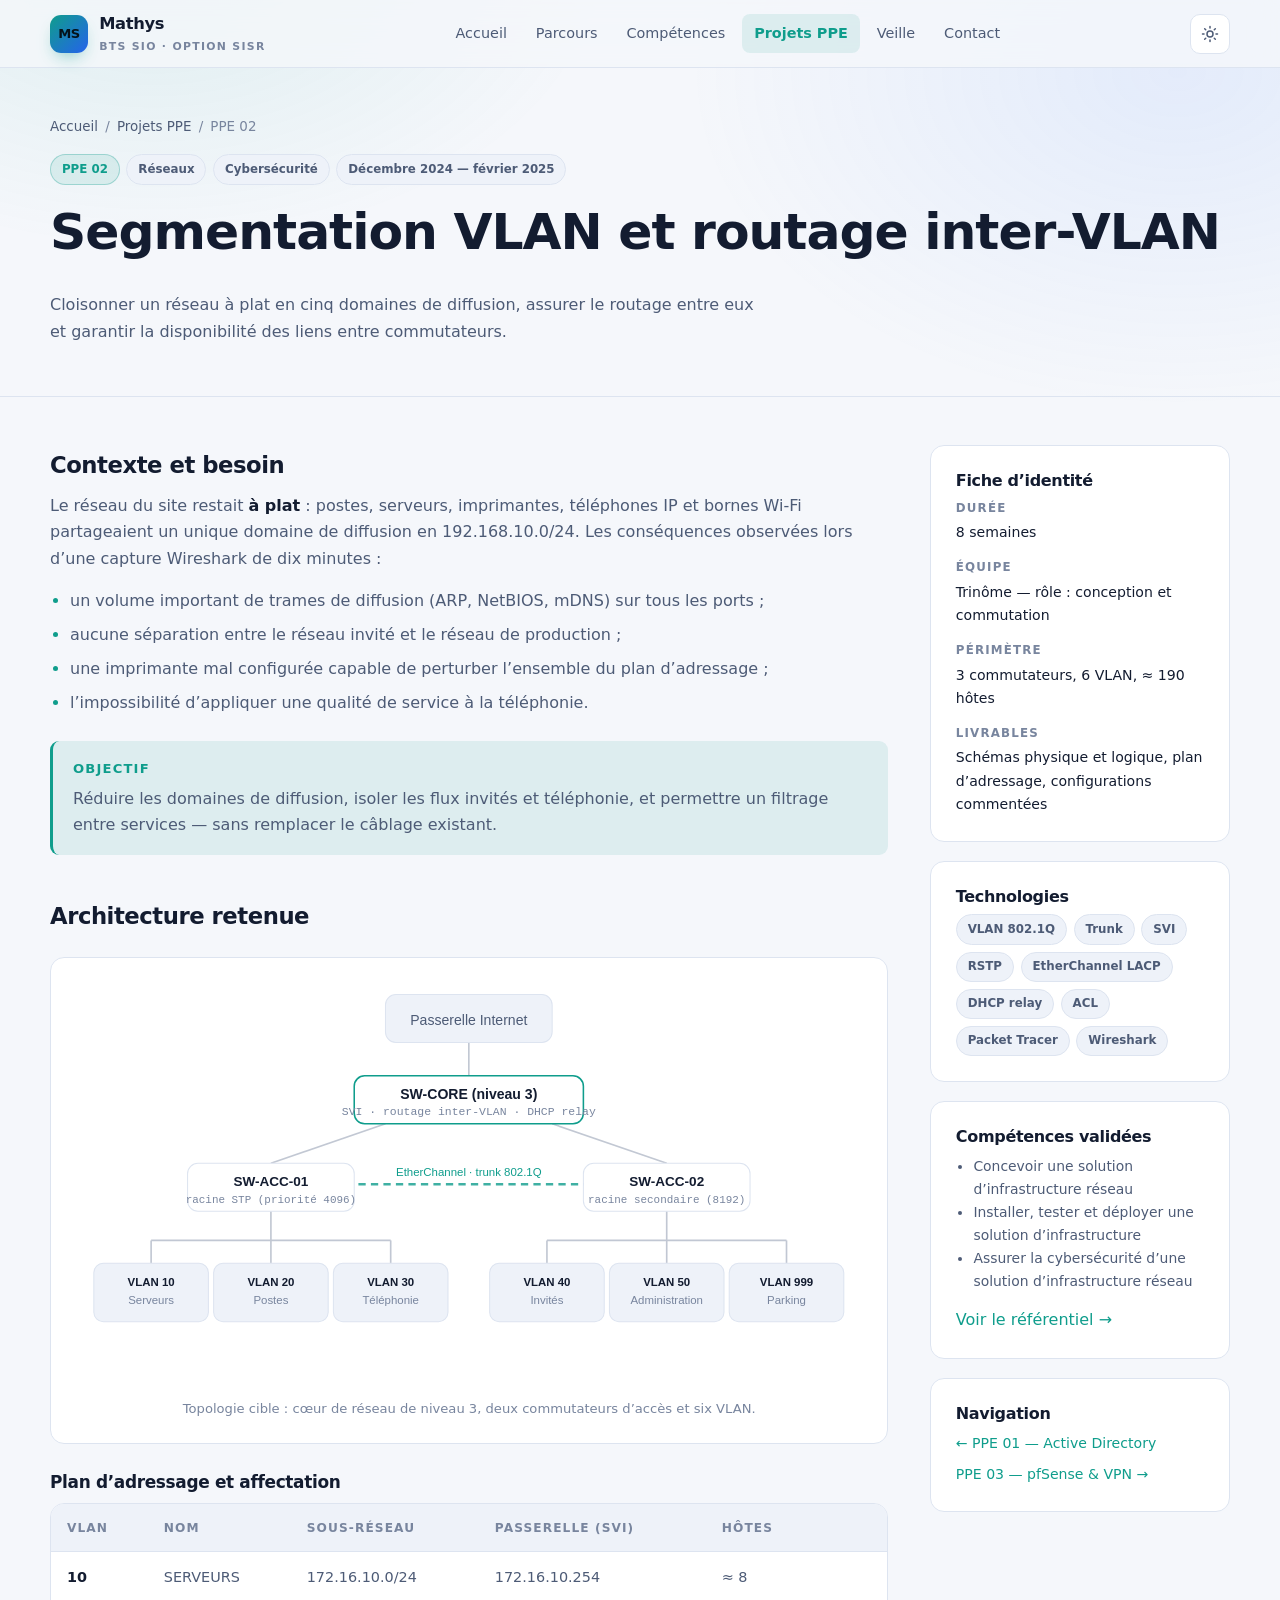
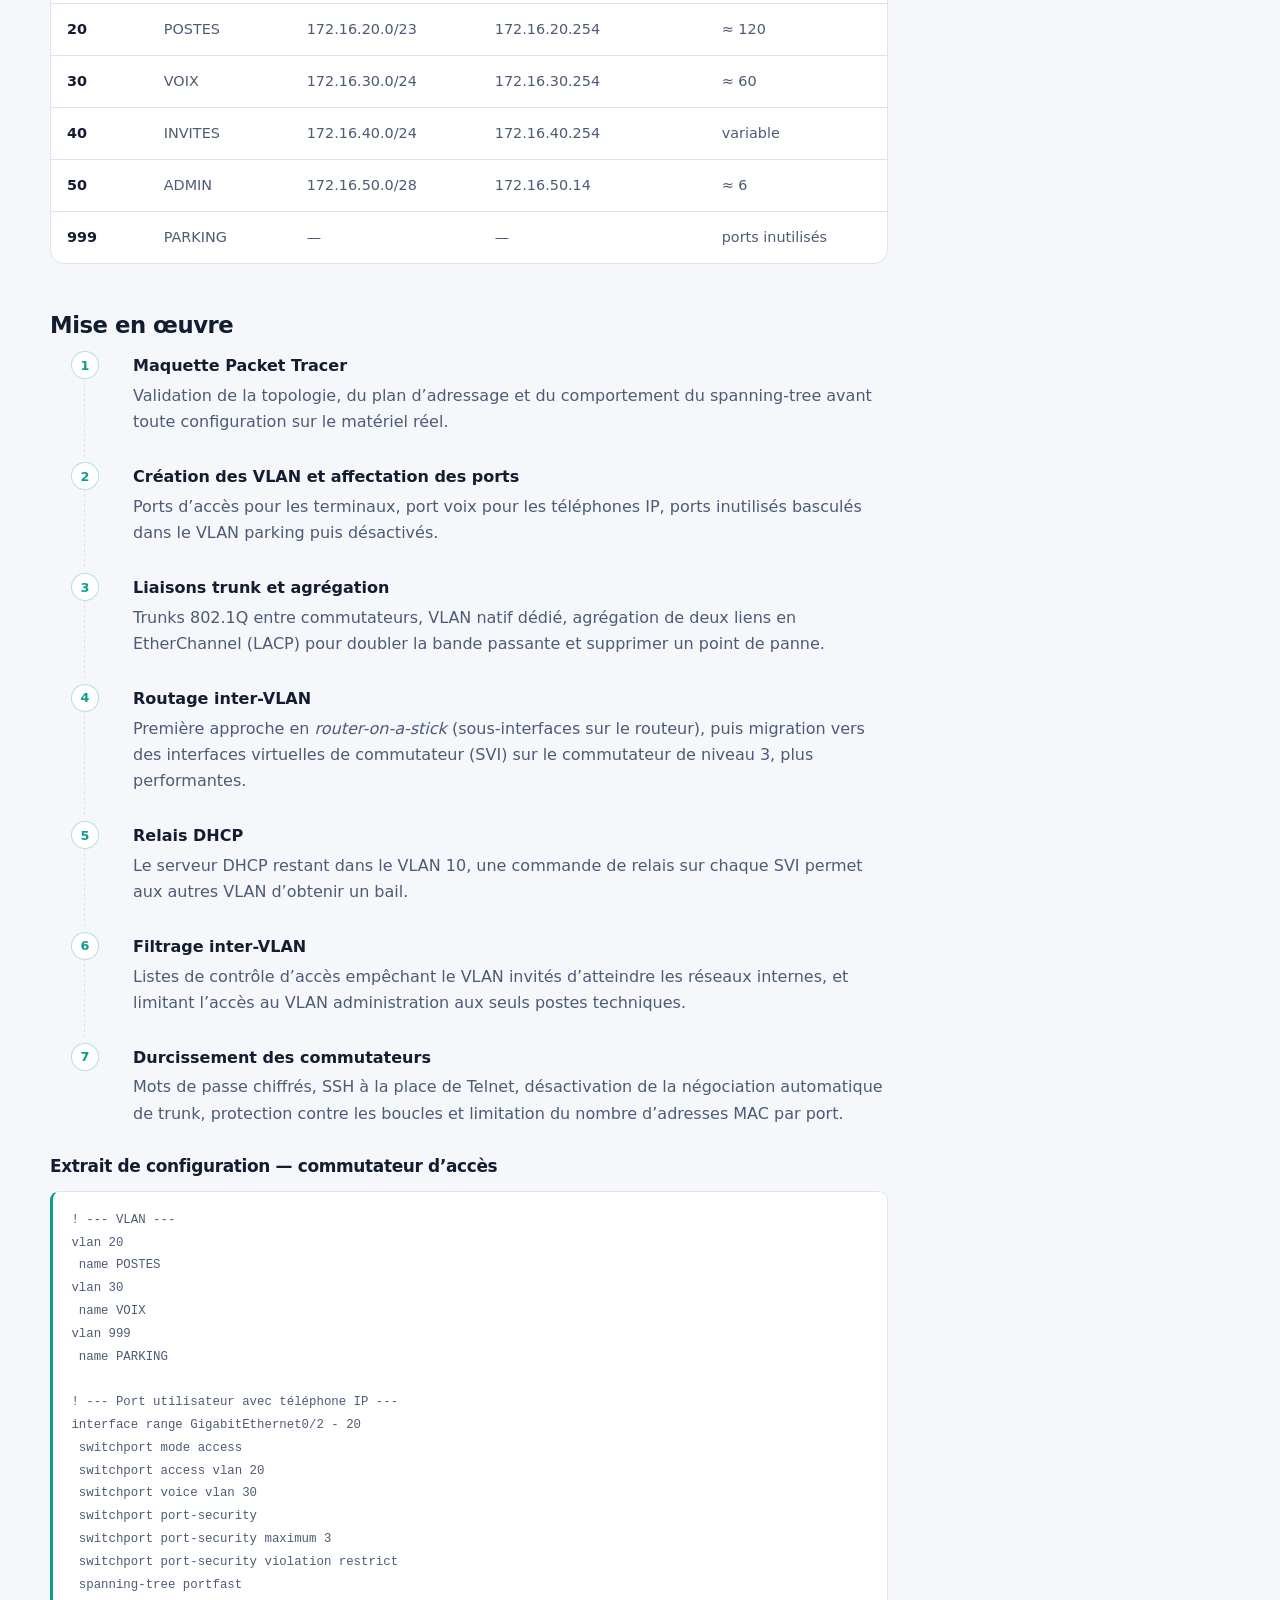
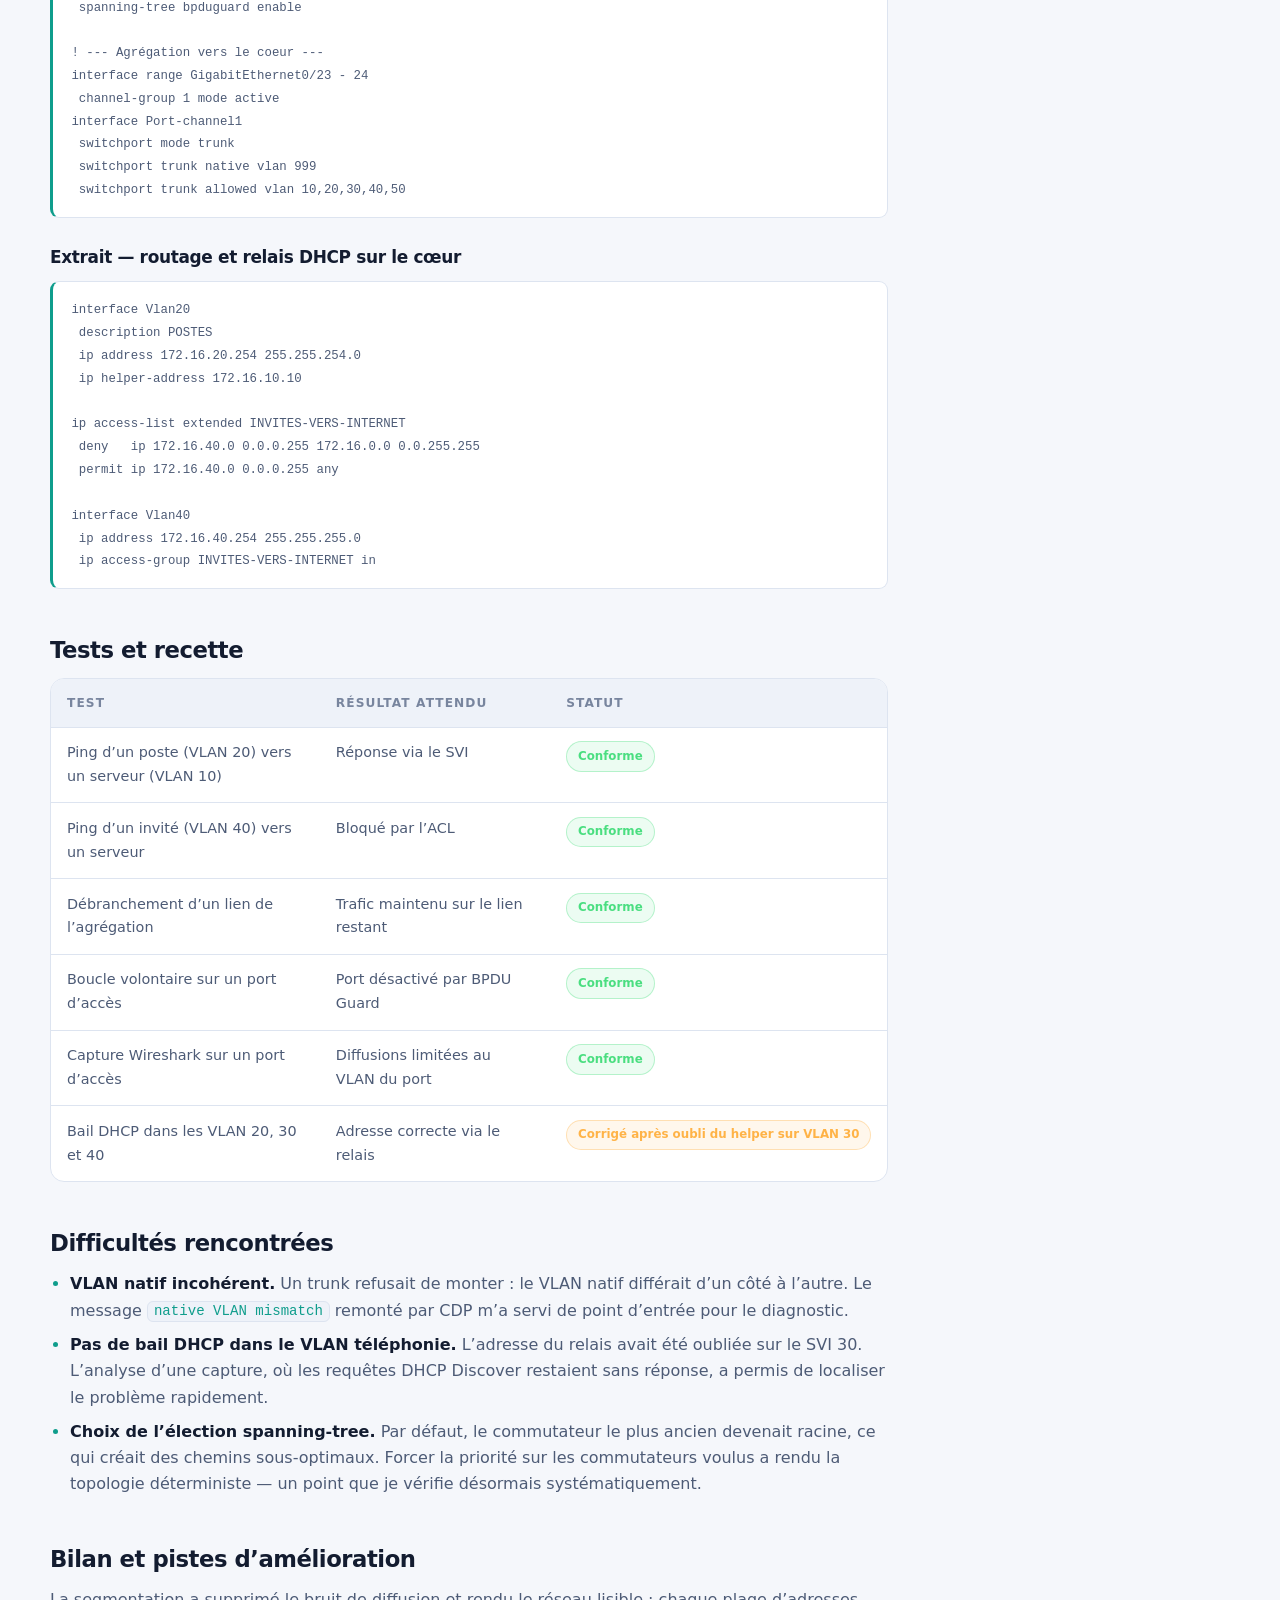
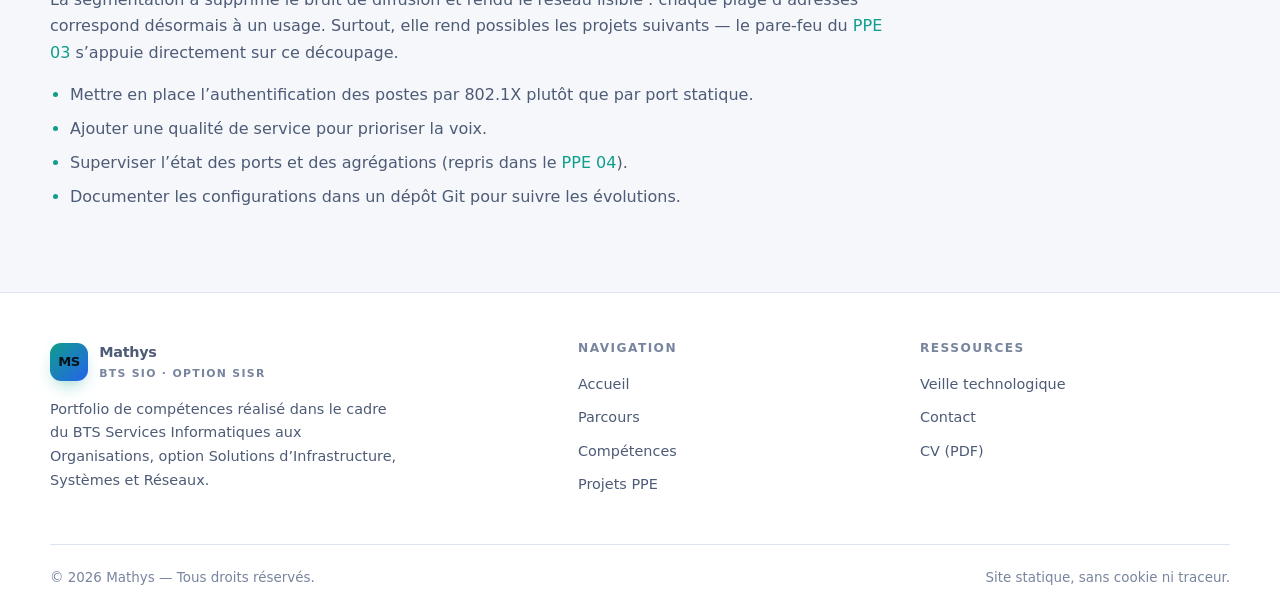
<file: projet-vlan-routage.html>
<!DOCTYPE html>
<html lang="fr" data-theme="dark">
<head>
<meta charset="utf-8">
<meta name="viewport" content="width=device-width, initial-scale=1">
<title>PPE 02 — Segmentation VLAN et routage inter-VLAN | Portfolio BTS SIO SISR</title>
<meta name="description" content="Conception d’un réseau segmenté en VLAN : routage inter-VLAN, spanning-tree, agrégation de liens, relais DHCP et listes de contrôle d’accès.">
<link rel="stylesheet" href="assets/css/style.css">
<link rel="icon" href="data:image/svg+xml,<svg xmlns='http://www.w3.org/2000/svg' viewBox='0 0 100 100'><rect width='100' height='100' rx='22' fill='%2338d9c4'/><text x='50' y='68' font-size='52' font-family='sans-serif' font-weight='bold' text-anchor='middle' fill='%23061018'>M</text></svg>">
<script>
  (function () {
    try {
      var t = localStorage.getItem('portfolio-theme');
      if (t) document.documentElement.setAttribute('data-theme', t);
    } catch (e) {}
  })();
</script>
</head>
<body>

<header class="site-header">
  <nav class="container nav" aria-label="Navigation principale">
    <a class="brand" href="index.html">
      <span class="brand__mark" aria-hidden="true">MS</span>
      <span>Mathys<span class="brand__sub">BTS SIO · Option SISR</span></span>
    </a>
    <ul class="nav__links" id="nav-links">
      <li><a href="index.html">Accueil</a></li>
      <li><a href="parcours.html">Parcours</a></li>
      <li><a href="competences.html">Compétences</a></li>
      <li><a href="projets.html">Projets PPE</a></li>
      <li><a href="veille.html">Veille</a></li>
      <li><a href="contact.html">Contact</a></li>
    </ul>
    <div class="nav__actions">
      <button class="icon-btn" id="theme-toggle" type="button" aria-label="Changer de thème" title="Changer de thème">
        <svg viewBox="0 0 24 24" fill="none" stroke="currentColor" stroke-width="2" stroke-linecap="round" aria-hidden="true"><circle cx="12" cy="12" r="4"/><path d="M12 2v2M12 20v2M4.9 4.9l1.4 1.4M17.7 17.7l1.4 1.4M2 12h2M20 12h2M4.9 19.1l1.4-1.4M17.7 6.3l1.4-1.4"/></svg>
      </button>
      <button class="icon-btn nav__burger" id="nav-burger" type="button" aria-label="Ouvrir le menu" aria-expanded="false" aria-controls="nav-links">
        <svg viewBox="0 0 24 24" fill="none" stroke="currentColor" stroke-width="2" stroke-linecap="round" aria-hidden="true"><path d="M4 7h16M4 12h16M4 17h16"/></svg>
      </button>
    </div>
  </nav>
</header>

<main>

  <section class="page-head">
    <div class="container">
      <nav class="breadcrumb" aria-label="Fil d’Ariane">
        <a href="index.html">Accueil</a><span>/</span><a href="projets.html">Projets PPE</a><span>/</span><span>PPE 02</span>
      </nav>
      <div class="tags" style="margin-bottom:1rem">
        <span class="badge badge--accent">PPE 02</span>
        <span class="badge">Réseaux</span>
        <span class="badge">Cybersécurité</span>
        <span class="badge">Décembre 2024 — février 2025</span>
      </div>
      <h1>Segmentation VLAN et routage inter-VLAN</h1>
      <p style="max-width:70ch">
        Cloisonner un réseau à plat en cinq domaines de diffusion, assurer le routage entre eux et garantir la
        disponibilité des liens entre commutateurs.
      </p>
    </div>
  </section>

  <div class="container">
    <div class="project-layout">

      <article class="prose">

        <h2>Contexte et besoin</h2>
        <p>
          Le réseau du site restait <strong>à plat</strong> : postes, serveurs, imprimantes, téléphones IP et bornes
          Wi-Fi partageaient un unique domaine de diffusion en 192.168.10.0/24. Les conséquences observées lors
          d’une capture Wireshark de dix minutes :
        </p>
        <ul>
          <li>un volume important de trames de diffusion (ARP, NetBIOS, mDNS) sur tous les ports ;</li>
          <li>aucune séparation entre le réseau invité et le réseau de production ;</li>
          <li>une imprimante mal configurée capable de perturber l’ensemble du plan d’adressage ;</li>
          <li>l’impossibilité d’appliquer une qualité de service à la téléphonie.</li>
        </ul>

        <div class="callout">
          <p class="callout__title">Objectif</p>
          <p>
            Réduire les domaines de diffusion, isoler les flux invités et téléphonie, et permettre un filtrage
            entre services — sans remplacer le câblage existant.
          </p>
        </div>

        <h2>Architecture retenue</h2>

        <figure class="figure">
          <svg viewBox="0 0 760 380" role="img" aria-label="Schéma : commutateur de niveau 3, deux commutateurs d’accès reliés par agrégation, et cinq VLAN">
            <g fill="none" stroke="currentColor" stroke-width="1.6" opacity=".45" color="var(--text-dim)">
              <path d="M380 60 V92"/>
              <path d="M300 138 L190 176"/>
              <path d="M460 138 L570 176"/>
              <path d="M190 222 V250"/>
              <path d="M570 222 V250"/>
              <path d="M75 250 H305"/>
              <path d="M455 250 H685"/>
              <path d="M75 250 V272"/><path d="M190 250 V272"/><path d="M305 250 V272"/>
              <path d="M455 250 V272"/><path d="M570 250 V272"/><path d="M685 250 V272"/>
            </g>
            <path d="M262 196 H498" stroke="var(--accent)" stroke-width="2.4" stroke-dasharray="7 5" fill="none" opacity=".8"/>
            <text x="380" y="188" text-anchor="middle" font-size="11" font-family="sans-serif" fill="var(--accent)">EtherChannel · trunk 802.1Q</text>

            <!-- Routeur / Internet -->
            <rect x="300" y="14" width="160" height="46" rx="10" fill="var(--surface-2)" stroke="var(--border)"/>
            <text x="380" y="43" text-anchor="middle" font-size="13.5" font-family="sans-serif" fill="var(--text-muted)">Passerelle Internet</text>

            <!-- Coeur L3 -->
            <rect x="270" y="92" width="220" height="46" rx="10" fill="var(--surface)" stroke="var(--accent)" stroke-width="1.5"/>
            <text x="380" y="114" text-anchor="middle" font-size="13.5" font-family="sans-serif" font-weight="600" fill="var(--text)">SW-CORE (niveau 3)</text>
            <text x="380" y="130" text-anchor="middle" font-size="11" font-family="monospace" fill="var(--text-dim)">SVI · routage inter-VLAN · DHCP relay</text>

            <!-- Access switches -->
            <rect x="110" y="176" width="160" height="46" rx="10" fill="var(--surface)" stroke="var(--border)"/>
            <text x="190" y="198" text-anchor="middle" font-size="13" font-family="sans-serif" font-weight="600" fill="var(--text)">SW-ACC-01</text>
            <text x="190" y="214" text-anchor="middle" font-size="10.5" font-family="monospace" fill="var(--text-dim)">racine STP (priorité 4096)</text>

            <rect x="490" y="176" width="160" height="46" rx="10" fill="var(--surface)" stroke="var(--border)"/>
            <text x="570" y="198" text-anchor="middle" font-size="13" font-family="sans-serif" font-weight="600" fill="var(--text)">SW-ACC-02</text>
            <text x="570" y="214" text-anchor="middle" font-size="10.5" font-family="monospace" fill="var(--text-dim)">racine secondaire (8192)</text>

            <!-- VLANs -->
            <g font-family="sans-serif" font-size="11">
              <rect x="20" y="272" width="110" height="56" rx="9" fill="var(--surface-2)" stroke="var(--border)"/>
              <text x="75" y="294" text-anchor="middle" font-weight="700" fill="var(--text)">VLAN 10</text>
              <text x="75" y="311" text-anchor="middle" fill="var(--text-dim)">Serveurs</text>

              <rect x="135" y="272" width="110" height="56" rx="9" fill="var(--surface-2)" stroke="var(--border)"/>
              <text x="190" y="294" text-anchor="middle" font-weight="700" fill="var(--text)">VLAN 20</text>
              <text x="190" y="311" text-anchor="middle" fill="var(--text-dim)">Postes</text>

              <rect x="250" y="272" width="110" height="56" rx="9" fill="var(--surface-2)" stroke="var(--border)"/>
              <text x="305" y="294" text-anchor="middle" font-weight="700" fill="var(--text)">VLAN 30</text>
              <text x="305" y="311" text-anchor="middle" fill="var(--text-dim)">Téléphonie</text>

              <rect x="400" y="272" width="110" height="56" rx="9" fill="var(--surface-2)" stroke="var(--border)"/>
              <text x="455" y="294" text-anchor="middle" font-weight="700" fill="var(--text)">VLAN 40</text>
              <text x="455" y="311" text-anchor="middle" fill="var(--text-dim)">Invités</text>

              <rect x="515" y="272" width="110" height="56" rx="9" fill="var(--surface-2)" stroke="var(--border)"/>
              <text x="570" y="294" text-anchor="middle" font-weight="700" fill="var(--text)">VLAN 50</text>
              <text x="570" y="311" text-anchor="middle" fill="var(--text-dim)">Administration</text>

              <rect x="630" y="272" width="110" height="56" rx="9" fill="var(--surface-2)" stroke="var(--border)"/>
              <text x="685" y="294" text-anchor="middle" font-weight="700" fill="var(--text)">VLAN 999</text>
              <text x="685" y="311" text-anchor="middle" fill="var(--text-dim)">Parking</text>
            </g>
          </svg>
          <figcaption>Topologie cible : cœur de réseau de niveau 3, deux commutateurs d’accès et six VLAN.</figcaption>
        </figure>

        <h3>Plan d’adressage et affectation</h3>
        <div class="table-wrap" style="margin-bottom:1.4rem">
          <table>
            <thead>
              <tr><th scope="col">VLAN</th><th scope="col">Nom</th><th scope="col">Sous-réseau</th><th scope="col">Passerelle (SVI)</th><th scope="col">Hôtes</th></tr>
            </thead>
            <tbody>
              <tr><td><strong>10</strong></td><td>SERVEURS</td><td>172.16.10.0/24</td><td>172.16.10.254</td><td>≈ 8</td></tr>
              <tr><td><strong>20</strong></td><td>POSTES</td><td>172.16.20.0/23</td><td>172.16.20.254</td><td>≈ 120</td></tr>
              <tr><td><strong>30</strong></td><td>VOIX</td><td>172.16.30.0/24</td><td>172.16.30.254</td><td>≈ 60</td></tr>
              <tr><td><strong>40</strong></td><td>INVITES</td><td>172.16.40.0/24</td><td>172.16.40.254</td><td>variable</td></tr>
              <tr><td><strong>50</strong></td><td>ADMIN</td><td>172.16.50.0/28</td><td>172.16.50.14</td><td>≈ 6</td></tr>
              <tr><td><strong>999</strong></td><td>PARKING</td><td>—</td><td>—</td><td>ports inutilisés</td></tr>
            </tbody>
          </table>
        </div>

        <h2>Mise en œuvre</h2>
        <ol class="steps">
          <li>
            <strong>Maquette Packet Tracer</strong>
            Validation de la topologie, du plan d’adressage et du comportement du spanning-tree avant toute
            configuration sur le matériel réel.
          </li>
          <li>
            <strong>Création des VLAN et affectation des ports</strong>
            Ports d’accès pour les terminaux, port voix pour les téléphones IP, ports inutilisés basculés dans le
            VLAN parking puis désactivés.
          </li>
          <li>
            <strong>Liaisons trunk et agrégation</strong>
            Trunks 802.1Q entre commutateurs, VLAN natif dédié, agrégation de deux liens en EtherChannel
            (LACP) pour doubler la bande passante et supprimer un point de panne.
          </li>
          <li>
            <strong>Routage inter-VLAN</strong>
            Première approche en <em>router-on-a-stick</em> (sous-interfaces sur le routeur), puis migration vers
            des interfaces virtuelles de commutateur (SVI) sur le commutateur de niveau 3, plus performantes.
          </li>
          <li>
            <strong>Relais DHCP</strong>
            Le serveur DHCP restant dans le VLAN 10, une commande de relais sur chaque SVI permet aux autres
            VLAN d’obtenir un bail.
          </li>
          <li>
            <strong>Filtrage inter-VLAN</strong>
            Listes de contrôle d’accès empêchant le VLAN invités d’atteindre les réseaux internes, et limitant
            l’accès au VLAN administration aux seuls postes techniques.
          </li>
          <li>
            <strong>Durcissement des commutateurs</strong>
            Mots de passe chiffrés, SSH à la place de Telnet, désactivation de la négociation automatique de
            trunk, protection contre les boucles et limitation du nombre d’adresses MAC par port.
          </li>
        </ol>

        <h3>Extrait de configuration — commutateur d’accès</h3>
        <pre><code>! --- VLAN ---
vlan 20
 name POSTES
vlan 30
 name VOIX
vlan 999
 name PARKING

! --- Port utilisateur avec téléphone IP ---
interface range GigabitEthernet0/2 - 20
 switchport mode access
 switchport access vlan 20
 switchport voice vlan 30
 switchport port-security
 switchport port-security maximum 3
 switchport port-security violation restrict
 spanning-tree portfast
 spanning-tree bpduguard enable

! --- Agrégation vers le coeur ---
interface range GigabitEthernet0/23 - 24
 channel-group 1 mode active
interface Port-channel1
 switchport mode trunk
 switchport trunk native vlan 999
 switchport trunk allowed vlan 10,20,30,40,50</code></pre>

        <h3>Extrait — routage et relais DHCP sur le cœur</h3>
        <pre><code>interface Vlan20
 description POSTES
 ip address 172.16.20.254 255.255.254.0
 ip helper-address 172.16.10.10

ip access-list extended INVITES-VERS-INTERNET
 deny   ip 172.16.40.0 0.0.0.255 172.16.0.0 0.0.255.255
 permit ip 172.16.40.0 0.0.0.255 any

interface Vlan40
 ip address 172.16.40.254 255.255.255.0
 ip access-group INVITES-VERS-INTERNET in</code></pre>

        <h2>Tests et recette</h2>
        <div class="table-wrap" style="margin-bottom:1.4rem">
          <table>
            <thead>
              <tr><th scope="col">Test</th><th scope="col">Résultat attendu</th><th scope="col">Statut</th></tr>
            </thead>
            <tbody>
              <tr><td>Ping d’un poste (VLAN 20) vers un serveur (VLAN 10)</td><td>Réponse via le SVI</td><td><span class="badge badge--ok">Conforme</span></td></tr>
              <tr><td>Ping d’un invité (VLAN 40) vers un serveur</td><td>Bloqué par l’ACL</td><td><span class="badge badge--ok">Conforme</span></td></tr>
              <tr><td>Débranchement d’un lien de l’agrégation</td><td>Trafic maintenu sur le lien restant</td><td><span class="badge badge--ok">Conforme</span></td></tr>
              <tr><td>Boucle volontaire sur un port d’accès</td><td>Port désactivé par BPDU Guard</td><td><span class="badge badge--ok">Conforme</span></td></tr>
              <tr><td>Capture Wireshark sur un port d’accès</td><td>Diffusions limitées au VLAN du port</td><td><span class="badge badge--ok">Conforme</span></td></tr>
              <tr><td>Bail DHCP dans les VLAN 20, 30 et 40</td><td>Adresse correcte via le relais</td><td><span class="badge badge--warn">Corrigé après oubli du helper sur VLAN 30</span></td></tr>
            </tbody>
          </table>
        </div>

        <h2>Difficultés rencontrées</h2>
        <ul>
          <li>
            <strong>VLAN natif incohérent.</strong> Un trunk refusait de monter : le VLAN natif différait d’un côté
            à l’autre. Le message <code>native VLAN mismatch</code> remonté par CDP m’a servi de point d’entrée
            pour le diagnostic.
          </li>
          <li>
            <strong>Pas de bail DHCP dans le VLAN téléphonie.</strong> L’adresse du relais avait été oubliée sur le
            SVI 30. L’analyse d’une capture, où les requêtes DHCP Discover restaient sans réponse, a permis de
            localiser le problème rapidement.
          </li>
          <li>
            <strong>Choix de l’élection spanning-tree.</strong> Par défaut, le commutateur le plus ancien devenait
            racine, ce qui créait des chemins sous-optimaux. Forcer la priorité sur les commutateurs voulus a rendu
            la topologie déterministe — un point que je vérifie désormais systématiquement.
          </li>
        </ul>

        <h2>Bilan et pistes d’amélioration</h2>
        <p>
          La segmentation a supprimé le bruit de diffusion et rendu le réseau lisible : chaque plage d’adresses
          correspond désormais à un usage. Surtout, elle rend possibles les projets suivants — le pare-feu du
          <a href="projet-pfsense-vpn.html">PPE 03</a> s’appuie directement sur ce découpage.
        </p>
        <ul>
          <li>Mettre en place l’authentification des postes par 802.1X plutôt que par port statique.</li>
          <li>Ajouter une qualité de service pour prioriser la voix.</li>
          <li>Superviser l’état des ports et des agrégations (repris dans le <a href="projet-supervision.html">PPE 04</a>).</li>
          <li>Documenter les configurations dans un dépôt Git pour suivre les évolutions.</li>
        </ul>

      </article>

      <aside class="project-aside">
        <div class="card">
          <h3 style="font-size:1rem">Fiche d’identité</h3>
          <dl style="margin:0;display:grid;gap:.85rem;font-size:.88rem">
            <div><dt style="color:var(--text-dim);font-size:.74rem;text-transform:uppercase;letter-spacing:.1em;font-weight:700">Durée</dt><dd style="margin:.2rem 0 0">8 semaines</dd></div>
            <div><dt style="color:var(--text-dim);font-size:.74rem;text-transform:uppercase;letter-spacing:.1em;font-weight:700">Équipe</dt><dd style="margin:.2rem 0 0">Trinôme — rôle : conception et commutation</dd></div>
            <div><dt style="color:var(--text-dim);font-size:.74rem;text-transform:uppercase;letter-spacing:.1em;font-weight:700">Périmètre</dt><dd style="margin:.2rem 0 0">3 commutateurs, 6 VLAN, ≈ 190 hôtes</dd></div>
            <div><dt style="color:var(--text-dim);font-size:.74rem;text-transform:uppercase;letter-spacing:.1em;font-weight:700">Livrables</dt><dd style="margin:.2rem 0 0">Schémas physique et logique, plan d’adressage, configurations commentées</dd></div>
          </dl>
        </div>

        <div class="card">
          <h3 style="font-size:1rem">Technologies</h3>
          <div class="tags">
            <span class="badge">VLAN 802.1Q</span><span class="badge">Trunk</span><span class="badge">SVI</span>
            <span class="badge">RSTP</span><span class="badge">EtherChannel LACP</span><span class="badge">DHCP relay</span>
            <span class="badge">ACL</span><span class="badge">Packet Tracer</span><span class="badge">Wireshark</span>
          </div>
        </div>

        <div class="card">
          <h3 style="font-size:1rem">Compétences validées</h3>
          <ul style="padding-left:1.1rem;font-size:.87rem;color:var(--text-muted);margin:0">
            <li>Concevoir une solution d’infrastructure réseau</li>
            <li>Installer, tester et déployer une solution d’infrastructure</li>
            <li>Assurer la cybersécurité d’une solution d’infrastructure réseau</li>
          </ul>
          <p style="margin:.9rem 0 0"><a href="competences.html">Voir le référentiel →</a></p>
        </div>

        <div class="card">
          <h3 style="font-size:1rem">Navigation</h3>
          <p style="margin:0;font-size:.88rem"><a href="projet-active-directory.html">← PPE 01 — Active Directory</a></p>
          <p style="margin:.5rem 0 0;font-size:.88rem"><a href="projet-pfsense-vpn.html">PPE 03 — pfSense &amp; VPN →</a></p>
        </div>
      </aside>

    </div>
  </div>

</main>

<footer class="site-footer">
  <div class="container">
    <div class="footer-grid">
      <div>
        <a class="brand" href="index.html" style="margin-bottom:.9rem">
          <span class="brand__mark" aria-hidden="true">MS</span>
          <span>Mathys<span class="brand__sub">BTS SIO · Option SISR</span></span>
        </a>
        <p style="max-width:38ch;font-size:.9rem">
          Portfolio de compétences réalisé dans le cadre du BTS Services Informatiques aux Organisations,
          option Solutions d’Infrastructure, Systèmes et Réseaux.
        </p>
      </div>
      <div>
        <h4>Navigation</h4>
        <ul>
          <li><a href="index.html">Accueil</a></li>
          <li><a href="parcours.html">Parcours</a></li>
          <li><a href="competences.html">Compétences</a></li>
          <li><a href="projets.html">Projets PPE</a></li>
        </ul>
      </div>
      <div>
        <h4>Ressources</h4>
        <ul>
          <li><a href="veille.html">Veille technologique</a></li>
          <li><a href="contact.html">Contact</a></li>
          <li><a href="assets/docs/cv.pdf">CV (PDF)</a></li>
        </ul>
      </div>
    </div>
    <div class="footer-bottom">
      <span>© <span data-year>2026</span> Mathys — Tous droits réservés.</span>
      <span>Site statique, sans cookie ni traceur.</span>
    </div>
  </div>
</footer>

<button class="icon-btn" id="to-top" type="button" aria-label="Revenir en haut de page">
  <svg viewBox="0 0 24 24" fill="none" stroke="currentColor" stroke-width="2" stroke-linecap="round" aria-hidden="true"><path d="M12 19V5M6 11l6-6 6 6"/></svg>
</button>

<script src="assets/js/main.js"></script>
</body>
</html>
</file>
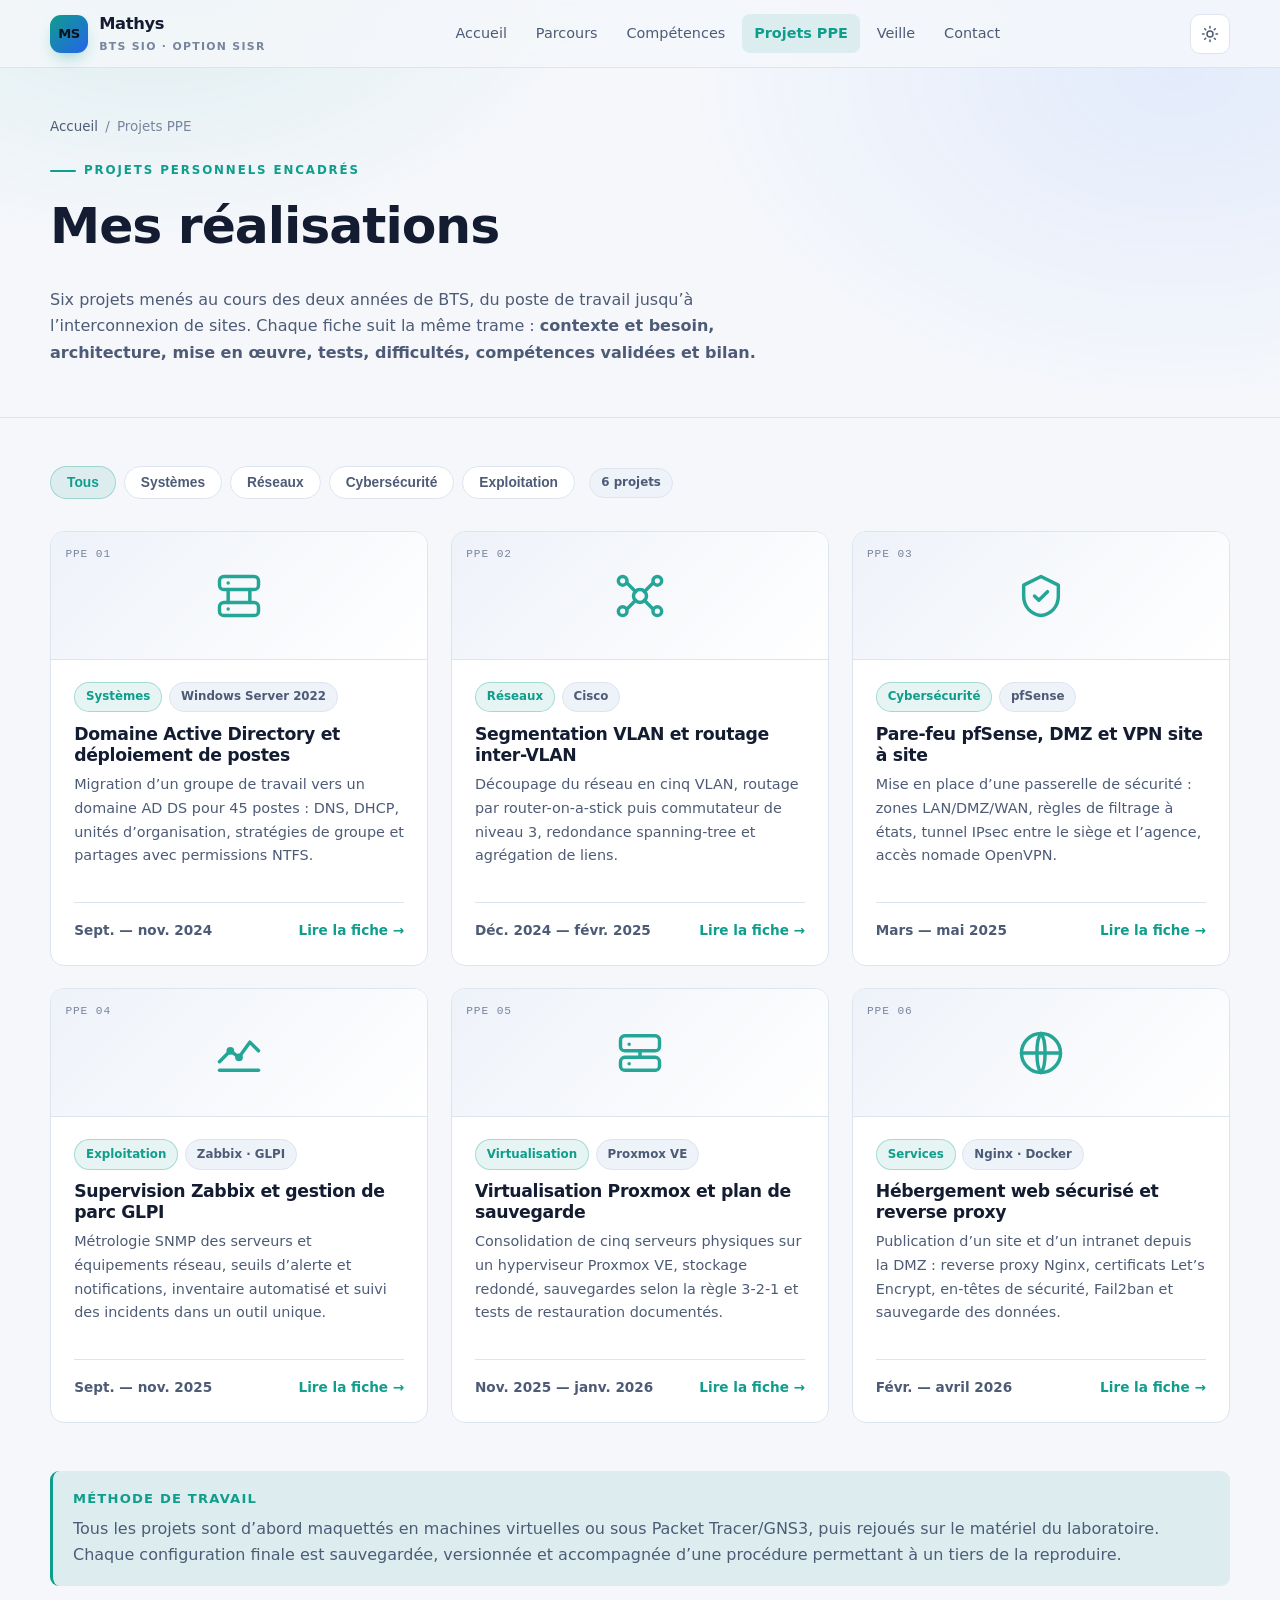
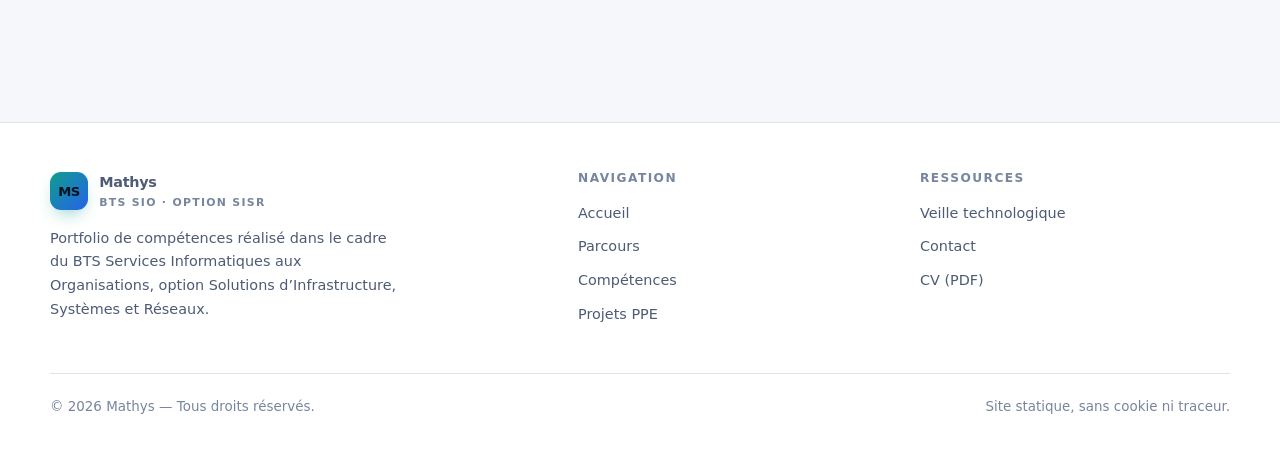
<file: projets.html>
<!DOCTYPE html>
<html lang="fr" data-theme="dark">
<head>
<meta charset="utf-8">
<meta name="viewport" content="width=device-width, initial-scale=1">
<title>Projets PPE — Portfolio BTS SIO SISR</title>
<meta name="description" content="Les six projets personnels encadrés du BTS SIO SISR : Active Directory, VLAN, pfSense, supervision, virtualisation et hébergement web sécurisé.">
<link rel="stylesheet" href="assets/css/style.css">
<link rel="icon" href="data:image/svg+xml,<svg xmlns='http://www.w3.org/2000/svg' viewBox='0 0 100 100'><rect width='100' height='100' rx='22' fill='%2338d9c4'/><text x='50' y='68' font-size='52' font-family='sans-serif' font-weight='bold' text-anchor='middle' fill='%23061018'>M</text></svg>">
<script>
  (function () {
    try {
      var t = localStorage.getItem('portfolio-theme');
      if (t) document.documentElement.setAttribute('data-theme', t);
    } catch (e) {}
  })();
</script>
</head>
<body>

<header class="site-header">
  <nav class="container nav" aria-label="Navigation principale">
    <a class="brand" href="index.html">
      <span class="brand__mark" aria-hidden="true">MS</span>
      <span>Mathys<span class="brand__sub">BTS SIO · Option SISR</span></span>
    </a>
    <ul class="nav__links" id="nav-links">
      <li><a href="index.html">Accueil</a></li>
      <li><a href="parcours.html">Parcours</a></li>
      <li><a href="competences.html">Compétences</a></li>
      <li><a href="projets.html">Projets PPE</a></li>
      <li><a href="veille.html">Veille</a></li>
      <li><a href="contact.html">Contact</a></li>
    </ul>
    <div class="nav__actions">
      <button class="icon-btn" id="theme-toggle" type="button" aria-label="Changer de thème" title="Changer de thème">
        <svg viewBox="0 0 24 24" fill="none" stroke="currentColor" stroke-width="2" stroke-linecap="round" aria-hidden="true"><circle cx="12" cy="12" r="4"/><path d="M12 2v2M12 20v2M4.9 4.9l1.4 1.4M17.7 17.7l1.4 1.4M2 12h2M20 12h2M4.9 19.1l1.4-1.4M17.7 6.3l1.4-1.4"/></svg>
      </button>
      <button class="icon-btn nav__burger" id="nav-burger" type="button" aria-label="Ouvrir le menu" aria-expanded="false" aria-controls="nav-links">
        <svg viewBox="0 0 24 24" fill="none" stroke="currentColor" stroke-width="2" stroke-linecap="round" aria-hidden="true"><path d="M4 7h16M4 12h16M4 17h16"/></svg>
      </button>
    </div>
  </nav>
</header>

<main>

  <section class="page-head">
    <div class="container">
      <nav class="breadcrumb" aria-label="Fil d’Ariane">
        <a href="index.html">Accueil</a><span>/</span><span>Projets PPE</span>
      </nav>
      <p class="eyebrow">Projets personnels encadrés</p>
      <h1>Mes réalisations</h1>
      <p style="max-width:70ch">
        Six projets menés au cours des deux années de BTS, du poste de travail jusqu’à l’interconnexion de sites.
        Chaque fiche suit la même trame : <strong>contexte et besoin, architecture, mise en œuvre, tests,
        difficultés, compétences validées et bilan.</strong>
      </p>
    </div>
  </section>

  <div class="container" style="padding-bottom:3rem">

    <div class="filters" role="group" aria-label="Filtrer les projets par domaine">
      <button class="filter is-active" type="button" data-filter="all" aria-pressed="true">Tous</button>
      <button class="filter" type="button" data-filter="systeme" aria-pressed="false">Systèmes</button>
      <button class="filter" type="button" data-filter="reseau" aria-pressed="false">Réseaux</button>
      <button class="filter" type="button" data-filter="securite" aria-pressed="false">Cybersécurité</button>
      <button class="filter" type="button" data-filter="exploitation" aria-pressed="false">Exploitation</button>
      <span class="badge" id="project-count" style="align-self:center;margin-left:.4rem">6 projets</span>
    </div>

    <div class="grid grid--3">

      <!-- PPE 01 -->
      <article class="project reveal" data-cat="systeme securite">
        <div class="project__cover">
          <span class="project__ref">PPE 01</span>
          <svg viewBox="0 0 24 24" fill="none" stroke="currentColor" stroke-width="1.6" stroke-linecap="round" stroke-linejoin="round" aria-hidden="true"><rect x="3" y="3" width="18" height="6" rx="2"/><rect x="3" y="15" width="18" height="6" rx="2"/><path d="M7 9v6M17 9v6M7 6h.01M7 18h.01"/></svg>
        </div>
        <div class="project__body">
          <div class="tags" style="margin-bottom:.7rem">
            <span class="badge badge--accent">Systèmes</span><span class="badge">Windows Server 2022</span>
          </div>
          <h3><a href="projet-active-directory.html">Domaine Active Directory et déploiement de postes</a></h3>
          <p class="project__desc">
            Migration d’un groupe de travail vers un domaine AD DS pour 45 postes : DNS, DHCP, unités
            d’organisation, stratégies de groupe et partages avec permissions NTFS.
          </p>
          <div class="project__foot">
            <span class="text-muted">Sept. — nov. 2024</span>
            <a href="projet-active-directory.html">Lire la fiche →</a>
          </div>
        </div>
      </article>

      <!-- PPE 02 -->
      <article class="project reveal" data-cat="reseau securite">
        <div class="project__cover">
          <span class="project__ref">PPE 02</span>
          <svg viewBox="0 0 24 24" fill="none" stroke="currentColor" stroke-width="1.6" stroke-linecap="round" stroke-linejoin="round" aria-hidden="true"><circle cx="12" cy="12" r="3"/><circle cx="4" cy="5" r="2"/><circle cx="20" cy="5" r="2"/><circle cx="4" cy="19" r="2"/><circle cx="20" cy="19" r="2"/><path d="M6 6l4 4M18 6l-4 4M6 18l4-4M18 18l-4-4"/></svg>
        </div>
        <div class="project__body">
          <div class="tags" style="margin-bottom:.7rem">
            <span class="badge badge--accent">Réseaux</span><span class="badge">Cisco</span>
          </div>
          <h3><a href="projet-vlan-routage.html">Segmentation VLAN et routage inter-VLAN</a></h3>
          <p class="project__desc">
            Découpage du réseau en cinq VLAN, routage par router-on-a-stick puis commutateur de niveau 3,
            redondance spanning-tree et agrégation de liens.
          </p>
          <div class="project__foot">
            <span class="text-muted">Déc. 2024 — févr. 2025</span>
            <a href="projet-vlan-routage.html">Lire la fiche →</a>
          </div>
        </div>
      </article>

      <!-- PPE 03 -->
      <article class="project reveal" data-cat="securite reseau">
        <div class="project__cover">
          <span class="project__ref">PPE 03</span>
          <svg viewBox="0 0 24 24" fill="none" stroke="currentColor" stroke-width="1.6" stroke-linecap="round" stroke-linejoin="round" aria-hidden="true"><path d="M12 3l8 4v5c0 5-3.4 8.4-8 9-4.6-.6-8-4-8-9V7z"/><path d="M9 12l2 2 4-4"/></svg>
        </div>
        <div class="project__body">
          <div class="tags" style="margin-bottom:.7rem">
            <span class="badge badge--accent">Cybersécurité</span><span class="badge">pfSense</span>
          </div>
          <h3><a href="projet-pfsense-vpn.html">Pare-feu pfSense, DMZ et VPN site à site</a></h3>
          <p class="project__desc">
            Mise en place d’une passerelle de sécurité : zones LAN/DMZ/WAN, règles de filtrage à états, tunnel
            IPsec entre le siège et l’agence, accès nomade OpenVPN.
          </p>
          <div class="project__foot">
            <span class="text-muted">Mars — mai 2025</span>
            <a href="projet-pfsense-vpn.html">Lire la fiche →</a>
          </div>
        </div>
      </article>

      <!-- PPE 04 -->
      <article class="project reveal" data-cat="exploitation reseau">
        <div class="project__cover">
          <span class="project__ref">PPE 04</span>
          <svg viewBox="0 0 24 24" fill="none" stroke="currentColor" stroke-width="1.6" stroke-linecap="round" stroke-linejoin="round" aria-hidden="true"><path d="M3 16l5-5 4 3 5-7 4 4"/><path d="M3 20h18"/><circle cx="8" cy="11" r="1"/><circle cx="12" cy="14" r="1"/></svg>
        </div>
        <div class="project__body">
          <div class="tags" style="margin-bottom:.7rem">
            <span class="badge badge--accent">Exploitation</span><span class="badge">Zabbix · GLPI</span>
          </div>
          <h3><a href="projet-supervision.html">Supervision Zabbix et gestion de parc GLPI</a></h3>
          <p class="project__desc">
            Métrologie SNMP des serveurs et équipements réseau, seuils d’alerte et notifications, inventaire
            automatisé et suivi des incidents dans un outil unique.
          </p>
          <div class="project__foot">
            <span class="text-muted">Sept. — nov. 2025</span>
            <a href="projet-supervision.html">Lire la fiche →</a>
          </div>
        </div>
      </article>

      <!-- PPE 05 -->
      <article class="project reveal" data-cat="systeme exploitation securite">
        <div class="project__cover">
          <span class="project__ref">PPE 05</span>
          <svg viewBox="0 0 24 24" fill="none" stroke="currentColor" stroke-width="1.6" stroke-linecap="round" stroke-linejoin="round" aria-hidden="true"><rect x="3" y="4" width="18" height="7" rx="2"/><rect x="3" y="14" width="18" height="6" rx="2"/><path d="M7 8h.01M7 17h.01M12 11v3"/></svg>
        </div>
        <div class="project__body">
          <div class="tags" style="margin-bottom:.7rem">
            <span class="badge badge--accent">Virtualisation</span><span class="badge">Proxmox VE</span>
          </div>
          <h3><a href="projet-virtualisation-sauvegarde.html">Virtualisation Proxmox et plan de sauvegarde</a></h3>
          <p class="project__desc">
            Consolidation de cinq serveurs physiques sur un hyperviseur Proxmox VE, stockage redondé,
            sauvegardes selon la règle 3-2-1 et tests de restauration documentés.
          </p>
          <div class="project__foot">
            <span class="text-muted">Nov. 2025 — janv. 2026</span>
            <a href="projet-virtualisation-sauvegarde.html">Lire la fiche →</a>
          </div>
        </div>
      </article>

      <!-- PPE 06 -->
      <article class="project reveal" data-cat="systeme securite">
        <div class="project__cover">
          <span class="project__ref">PPE 06</span>
          <svg viewBox="0 0 24 24" fill="none" stroke="currentColor" stroke-width="1.6" stroke-linecap="round" stroke-linejoin="round" aria-hidden="true"><circle cx="12" cy="12" r="9"/><path d="M3 12h18M12 3c2.5 2.7 2.5 15.3 0 18M12 3c-2.5 2.7-2.5 15.3 0 18"/></svg>
        </div>
        <div class="project__body">
          <div class="tags" style="margin-bottom:.7rem">
            <span class="badge badge--accent">Services</span><span class="badge">Nginx · Docker</span>
          </div>
          <h3><a href="projet-serveur-web.html">Hébergement web sécurisé et reverse proxy</a></h3>
          <p class="project__desc">
            Publication d’un site et d’un intranet depuis la DMZ : reverse proxy Nginx, certificats
            Let’s Encrypt, en-têtes de sécurité, Fail2ban et sauvegarde des données.
          </p>
          <div class="project__foot">
            <span class="text-muted">Févr. — avril 2026</span>
            <a href="projet-serveur-web.html">Lire la fiche →</a>
          </div>
        </div>
      </article>

    </div>

    <div class="callout reveal" style="margin-top:3rem">
      <p class="callout__title">Méthode de travail</p>
      <p>
        Tous les projets sont d’abord maquettés en machines virtuelles ou sous Packet Tracer/GNS3, puis
        rejoués sur le matériel du laboratoire. Chaque configuration finale est sauvegardée, versionnée et
        accompagnée d’une procédure permettant à un tiers de la reproduire.
      </p>
    </div>

  </div>

</main>

<footer class="site-footer">
  <div class="container">
    <div class="footer-grid">
      <div>
        <a class="brand" href="index.html" style="margin-bottom:.9rem">
          <span class="brand__mark" aria-hidden="true">MS</span>
          <span>Mathys<span class="brand__sub">BTS SIO · Option SISR</span></span>
        </a>
        <p style="max-width:38ch;font-size:.9rem">
          Portfolio de compétences réalisé dans le cadre du BTS Services Informatiques aux Organisations,
          option Solutions d’Infrastructure, Systèmes et Réseaux.
        </p>
      </div>
      <div>
        <h4>Navigation</h4>
        <ul>
          <li><a href="index.html">Accueil</a></li>
          <li><a href="parcours.html">Parcours</a></li>
          <li><a href="competences.html">Compétences</a></li>
          <li><a href="projets.html">Projets PPE</a></li>
        </ul>
      </div>
      <div>
        <h4>Ressources</h4>
        <ul>
          <li><a href="veille.html">Veille technologique</a></li>
          <li><a href="contact.html">Contact</a></li>
          <li><a href="assets/docs/cv.pdf">CV (PDF)</a></li>
        </ul>
      </div>
    </div>
    <div class="footer-bottom">
      <span>© <span data-year>2026</span> Mathys — Tous droits réservés.</span>
      <span>Site statique, sans cookie ni traceur.</span>
    </div>
  </div>
</footer>

<button class="icon-btn" id="to-top" type="button" aria-label="Revenir en haut de page">
  <svg viewBox="0 0 24 24" fill="none" stroke="currentColor" stroke-width="2" stroke-linecap="round" aria-hidden="true"><path d="M12 19V5M6 11l6-6 6 6"/></svg>
</button>

<script src="assets/js/main.js"></script>
</body>
</html>
</file>
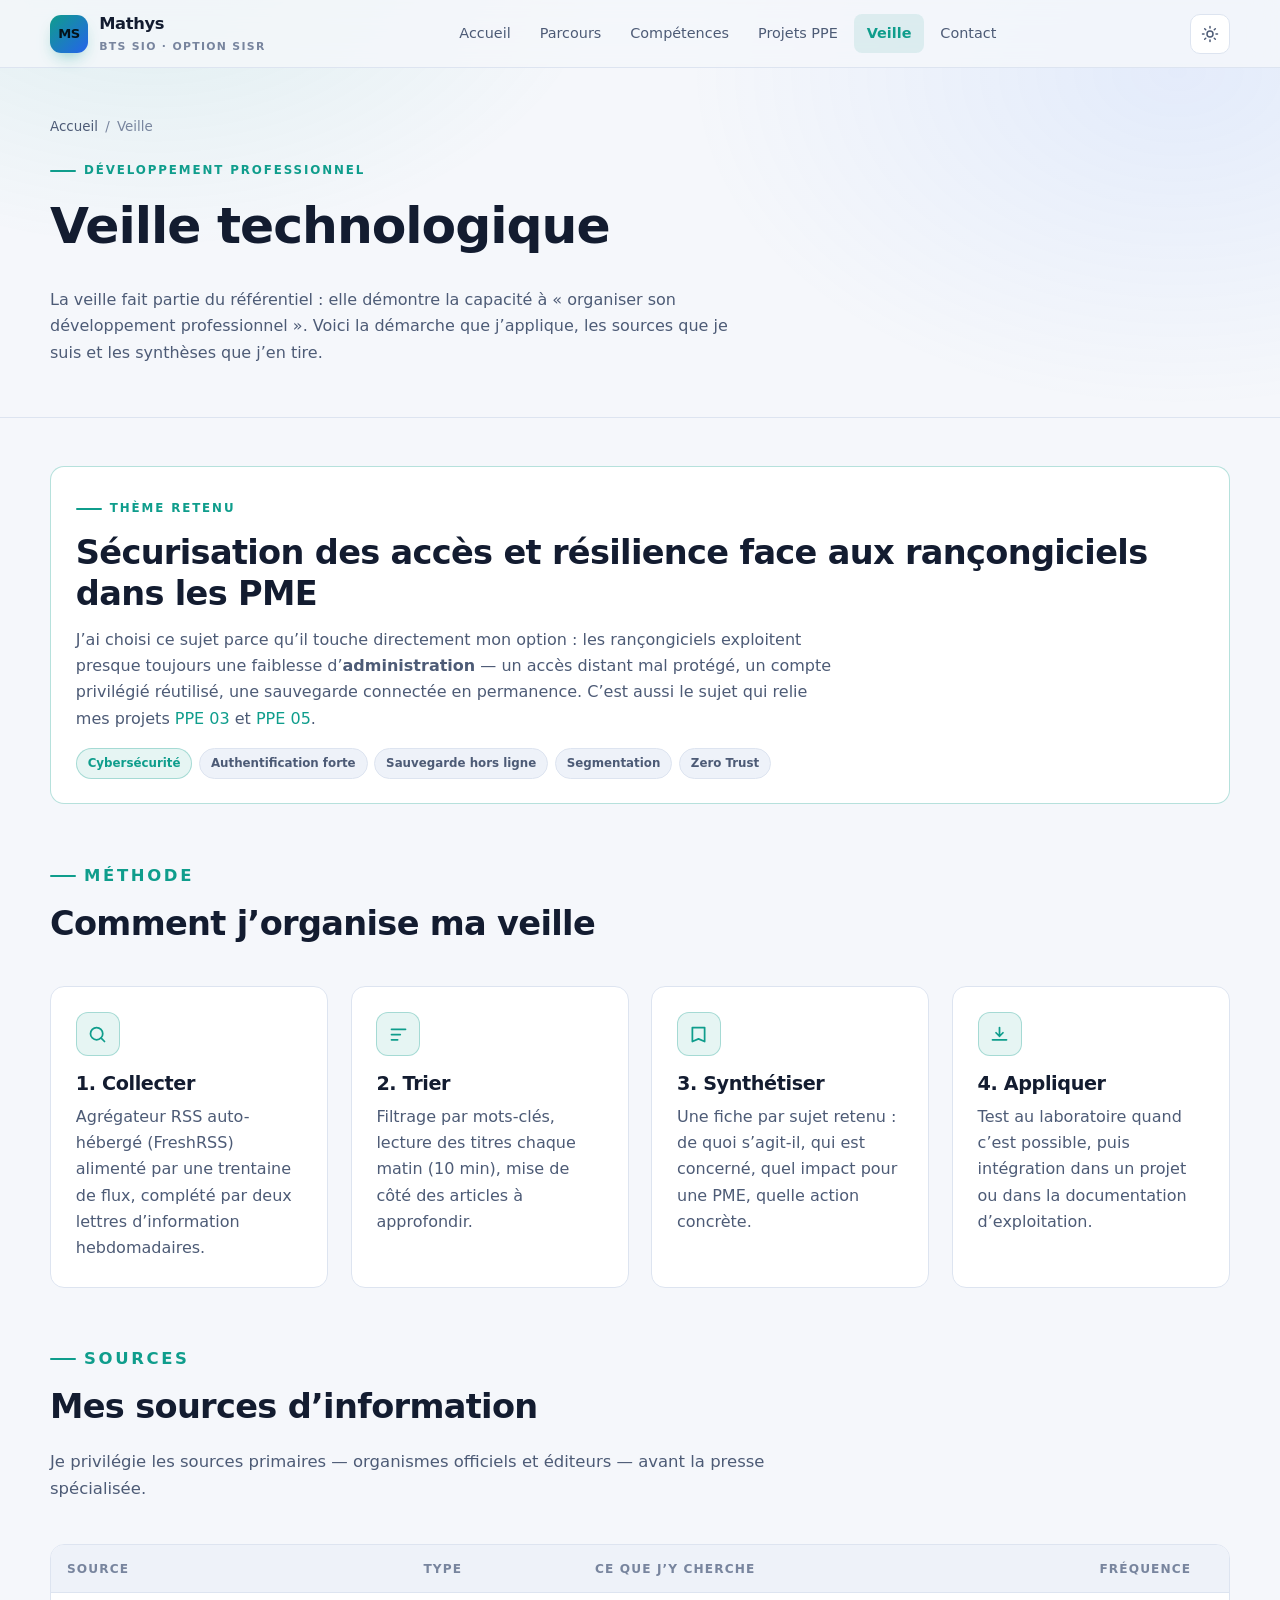
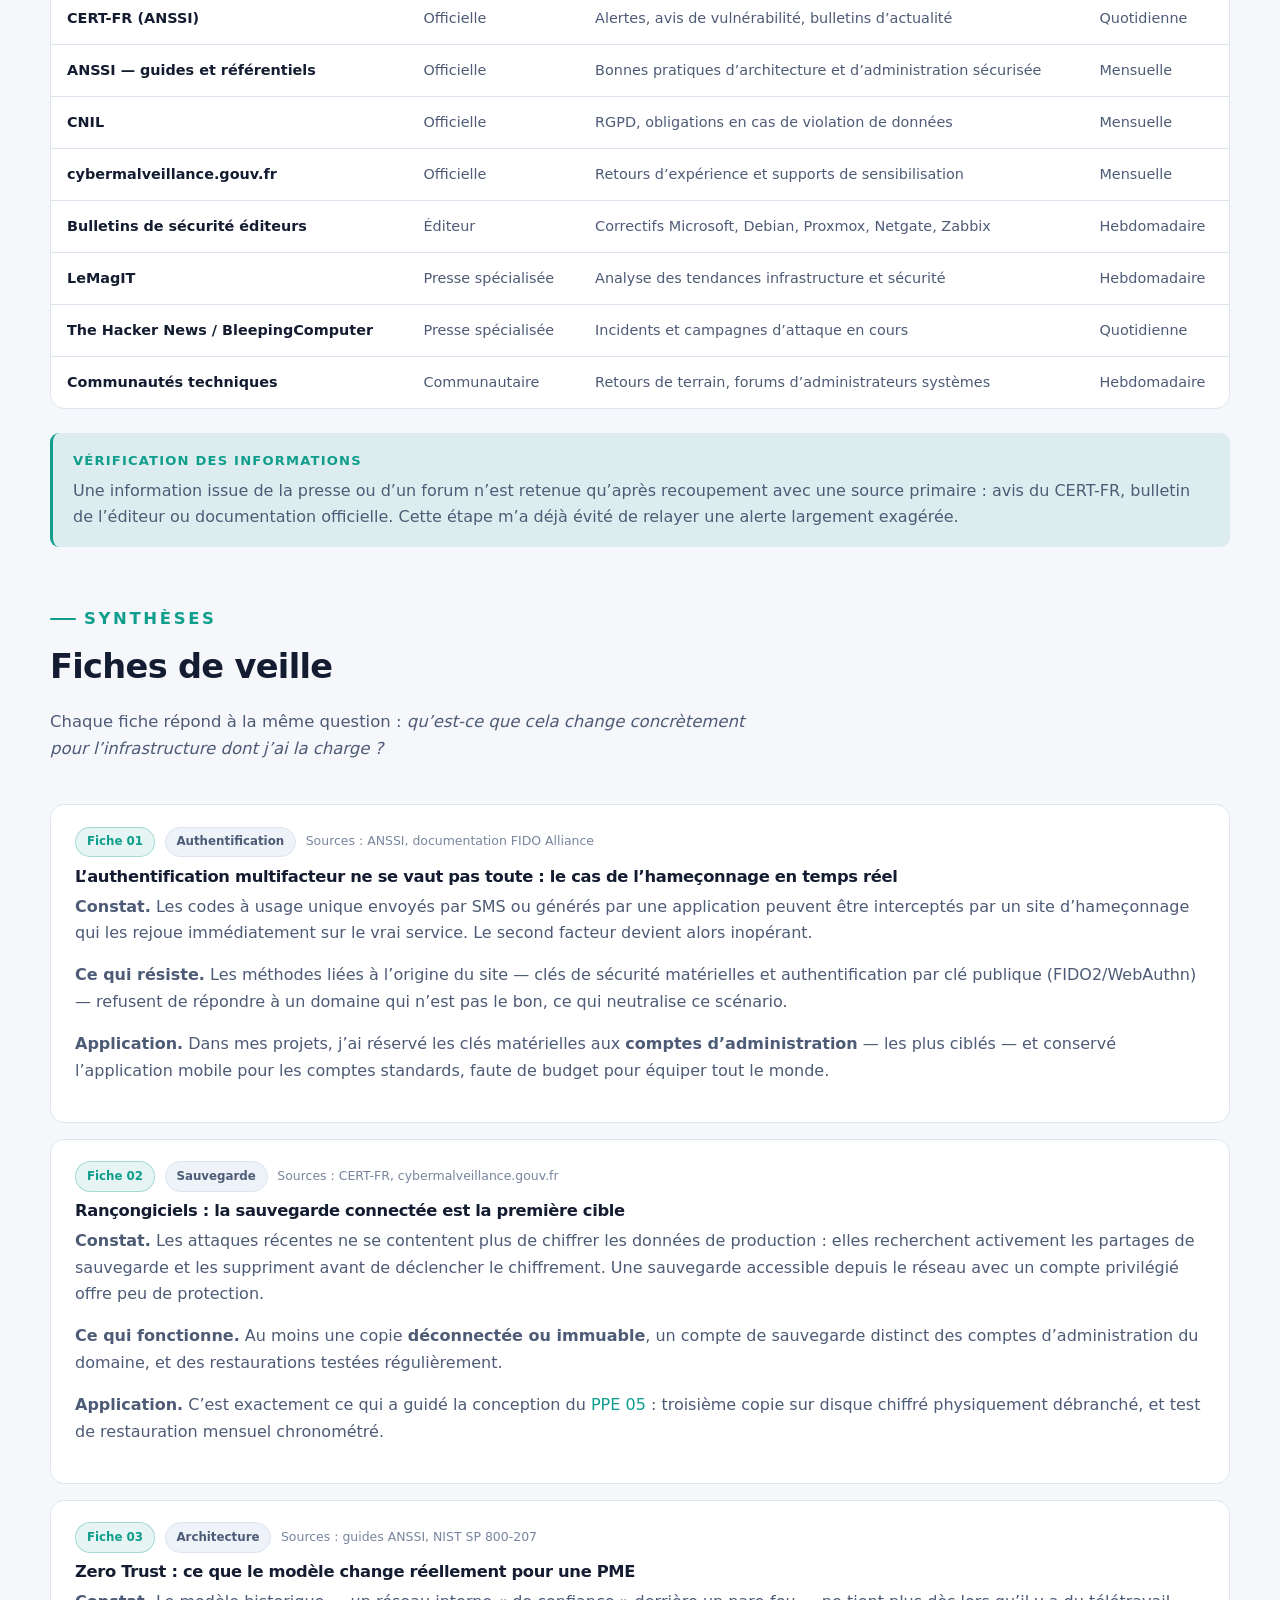
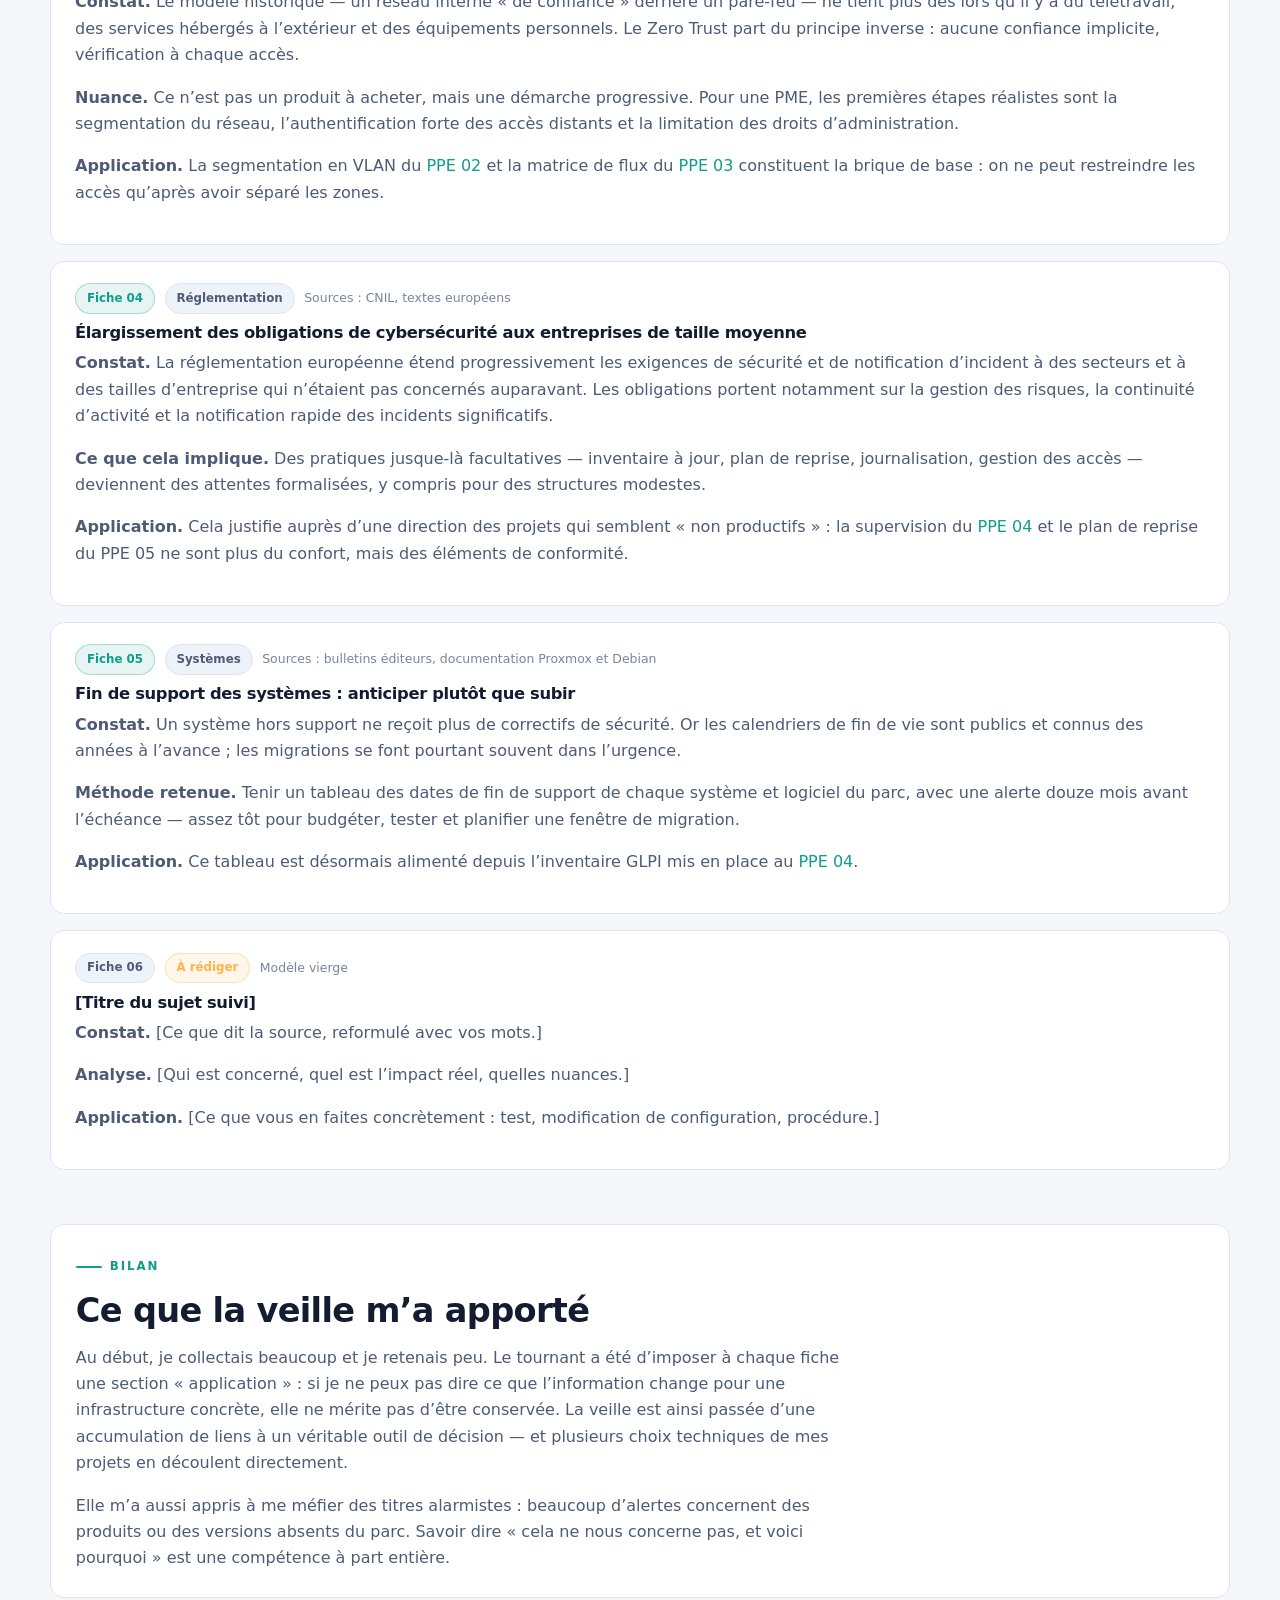
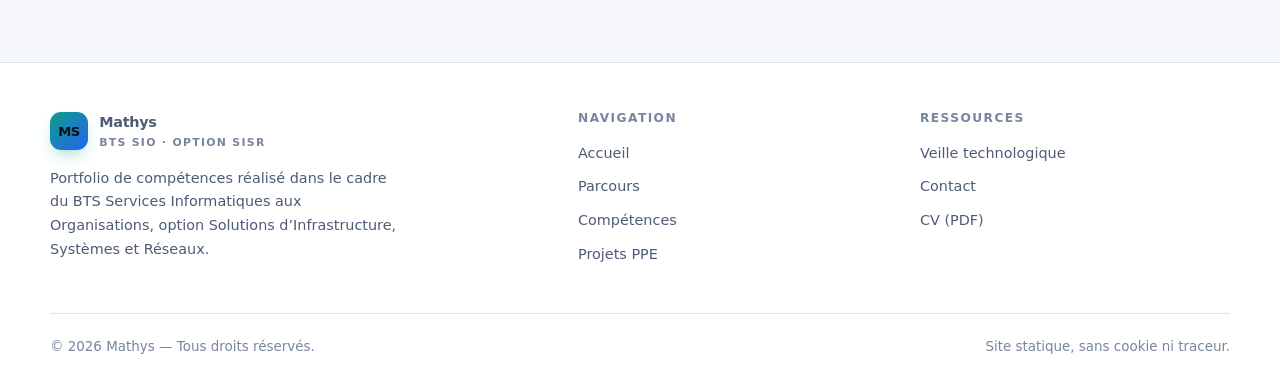
<file: veille.html>
<!DOCTYPE html>
<html lang="fr" data-theme="dark">
<head>
<meta charset="utf-8">
<meta name="viewport" content="width=device-width, initial-scale=1">
<title>Veille technologique — Portfolio BTS SIO SISR</title>
<meta name="description" content="Démarche de veille technologique du BTS SIO SISR : thème retenu, sources, outils de collecte et fiches de synthèse.">
<link rel="stylesheet" href="assets/css/style.css">
<link rel="icon" href="data:image/svg+xml,<svg xmlns='http://www.w3.org/2000/svg' viewBox='0 0 100 100'><rect width='100' height='100' rx='22' fill='%2338d9c4'/><text x='50' y='68' font-size='52' font-family='sans-serif' font-weight='bold' text-anchor='middle' fill='%23061018'>M</text></svg>">
<script>
  (function () {
    try {
      var t = localStorage.getItem('portfolio-theme');
      if (t) document.documentElement.setAttribute('data-theme', t);
    } catch (e) {}
  })();
</script>
</head>
<body>

<header class="site-header">
  <nav class="container nav" aria-label="Navigation principale">
    <a class="brand" href="index.html">
      <span class="brand__mark" aria-hidden="true">MS</span>
      <span>Mathys<span class="brand__sub">BTS SIO · Option SISR</span></span>
    </a>
    <ul class="nav__links" id="nav-links">
      <li><a href="index.html">Accueil</a></li>
      <li><a href="parcours.html">Parcours</a></li>
      <li><a href="competences.html">Compétences</a></li>
      <li><a href="projets.html">Projets PPE</a></li>
      <li><a href="veille.html">Veille</a></li>
      <li><a href="contact.html">Contact</a></li>
    </ul>
    <div class="nav__actions">
      <button class="icon-btn" id="theme-toggle" type="button" aria-label="Changer de thème" title="Changer de thème">
        <svg viewBox="0 0 24 24" fill="none" stroke="currentColor" stroke-width="2" stroke-linecap="round" aria-hidden="true"><circle cx="12" cy="12" r="4"/><path d="M12 2v2M12 20v2M4.9 4.9l1.4 1.4M17.7 17.7l1.4 1.4M2 12h2M20 12h2M4.9 19.1l1.4-1.4M17.7 6.3l1.4-1.4"/></svg>
      </button>
      <button class="icon-btn nav__burger" id="nav-burger" type="button" aria-label="Ouvrir le menu" aria-expanded="false" aria-controls="nav-links">
        <svg viewBox="0 0 24 24" fill="none" stroke="currentColor" stroke-width="2" stroke-linecap="round" aria-hidden="true"><path d="M4 7h16M4 12h16M4 17h16"/></svg>
      </button>
    </div>
  </nav>
</header>

<main>

  <section class="page-head">
    <div class="container">
      <nav class="breadcrumb" aria-label="Fil d’Ariane">
        <a href="index.html">Accueil</a><span>/</span><span>Veille</span>
      </nav>
      <p class="eyebrow">Développement professionnel</p>
      <h1>Veille technologique</h1>
      <p style="max-width:70ch">
        La veille fait partie du référentiel : elle démontre la capacité à « organiser son développement
        professionnel ». Voici la démarche que j’applique, les sources que je suis et les synthèses que j’en tire.
      </p>
    </div>
  </section>

  <div class="container">

    <!-- ============ THÈME ============ -->
    <section style="margin-bottom:3.4rem">
      <div class="card reveal" style="border-color:var(--accent-border)">
        <p class="eyebrow">Thème retenu</p>
        <h2 style="margin-bottom:.7rem">Sécurisation des accès et résilience face aux rançongiciels dans les PME</h2>
        <p style="max-width:75ch">
          J’ai choisi ce sujet parce qu’il touche directement mon option : les rançongiciels exploitent presque
          toujours une faiblesse d’<strong>administration</strong> — un accès distant mal protégé, un compte
          privilégié réutilisé, une sauvegarde connectée en permanence. C’est aussi le sujet qui relie mes projets
          <a href="projet-pfsense-vpn.html">PPE 03</a> et <a href="projet-virtualisation-sauvegarde.html">PPE 05</a>.
        </p>
        <div class="tags" style="margin-top:1rem">
          <span class="badge badge--accent">Cybersécurité</span>
          <span class="badge">Authentification forte</span>
          <span class="badge">Sauvegarde hors ligne</span>
          <span class="badge">Segmentation</span>
          <span class="badge">Zero Trust</span>
        </div>
      </div>
    </section>

    <!-- ============ MÉTHODE ============ -->
    <section style="margin-bottom:3.4rem">
      <div class="section-head reveal">
        <p class="eyebrow">Méthode</p>
        <h2>Comment j’organise ma veille</h2>
      </div>

      <div class="grid grid--4">
        <article class="card reveal">
          <div class="card__icon" aria-hidden="true">
            <svg viewBox="0 0 24 24" fill="none" stroke="currentColor" stroke-width="2" stroke-linecap="round" stroke-linejoin="round"><circle cx="11" cy="11" r="7"/><path d="M20 20l-3.5-3.5"/></svg>
          </div>
          <h3>1. Collecter</h3>
          <p>Agrégateur RSS auto-hébergé (FreshRSS) alimenté par une trentaine de flux, complété par deux lettres d’information hebdomadaires.</p>
        </article>
        <article class="card reveal">
          <div class="card__icon" aria-hidden="true">
            <svg viewBox="0 0 24 24" fill="none" stroke="currentColor" stroke-width="2" stroke-linecap="round" stroke-linejoin="round"><path d="M4 6h16M4 12h10M4 18h7"/></svg>
          </div>
          <h3>2. Trier</h3>
          <p>Filtrage par mots-clés, lecture des titres chaque matin (10 min), mise de côté des articles à approfondir.</p>
        </article>
        <article class="card reveal">
          <div class="card__icon" aria-hidden="true">
            <svg viewBox="0 0 24 24" fill="none" stroke="currentColor" stroke-width="2" stroke-linecap="round" stroke-linejoin="round"><path d="M5 4h14v16l-7-3-7 3z"/></svg>
          </div>
          <h3>3. Synthétiser</h3>
          <p>Une fiche par sujet retenu : de quoi s’agit-il, qui est concerné, quel impact pour une PME, quelle action concrète.</p>
        </article>
        <article class="card reveal">
          <div class="card__icon" aria-hidden="true">
            <svg viewBox="0 0 24 24" fill="none" stroke="currentColor" stroke-width="2" stroke-linecap="round" stroke-linejoin="round"><path d="M12 4v10M8 10l4 4 4-4"/><path d="M4 18h16"/></svg>
          </div>
          <h3>4. Appliquer</h3>
          <p>Test au laboratoire quand c’est possible, puis intégration dans un projet ou dans la documentation d’exploitation.</p>
        </article>
      </div>
    </section>

    <!-- ============ SOURCES ============ -->
    <section style="margin-bottom:3.4rem">
      <div class="section-head reveal">
        <p class="eyebrow">Sources</p>
        <h2>Mes sources d’information</h2>
        <p>Je privilégie les sources primaires — organismes officiels et éditeurs — avant la presse spécialisée.</p>
      </div>

      <div class="table-wrap reveal">
        <table>
          <thead>
            <tr>
              <th scope="col">Source</th>
              <th scope="col">Type</th>
              <th scope="col">Ce que j’y cherche</th>
              <th scope="col">Fréquence</th>
            </tr>
          </thead>
          <tbody>
            <tr><td><strong>CERT-FR (ANSSI)</strong></td><td>Officielle</td><td>Alertes, avis de vulnérabilité, bulletins d’actualité</td><td>Quotidienne</td></tr>
            <tr><td><strong>ANSSI — guides et référentiels</strong></td><td>Officielle</td><td>Bonnes pratiques d’architecture et d’administration sécurisée</td><td>Mensuelle</td></tr>
            <tr><td><strong>CNIL</strong></td><td>Officielle</td><td>RGPD, obligations en cas de violation de données</td><td>Mensuelle</td></tr>
            <tr><td><strong>cybermalveillance.gouv.fr</strong></td><td>Officielle</td><td>Retours d’expérience et supports de sensibilisation</td><td>Mensuelle</td></tr>
            <tr><td><strong>Bulletins de sécurité éditeurs</strong></td><td>Éditeur</td><td>Correctifs Microsoft, Debian, Proxmox, Netgate, Zabbix</td><td>Hebdomadaire</td></tr>
            <tr><td><strong>LeMagIT</strong></td><td>Presse spécialisée</td><td>Analyse des tendances infrastructure et sécurité</td><td>Hebdomadaire</td></tr>
            <tr><td><strong>The Hacker News / BleepingComputer</strong></td><td>Presse spécialisée</td><td>Incidents et campagnes d’attaque en cours</td><td>Quotidienne</td></tr>
            <tr><td><strong>Communautés techniques</strong></td><td>Communautaire</td><td>Retours de terrain, forums d’administrateurs systèmes</td><td>Hebdomadaire</td></tr>
          </tbody>
        </table>
      </div>

      <div class="callout reveal">
        <p class="callout__title">Vérification des informations</p>
        <p>
          Une information issue de la presse ou d’un forum n’est retenue qu’après recoupement avec une source
          primaire : avis du CERT-FR, bulletin de l’éditeur ou documentation officielle. Cette étape m’a déjà évité
          de relayer une alerte largement exagérée.
        </p>
      </div>
    </section>

    <!-- ============ FICHES ============ -->
    <section style="margin-bottom:3.4rem">
      <div class="section-head reveal">
        <p class="eyebrow">Synthèses</p>
        <h2>Fiches de veille</h2>
        <p>Chaque fiche répond à la même question : <em>qu’est-ce que cela change concrètement pour l’infrastructure dont j’ai la charge ?</em></p>
      </div>

      <article class="watch-item reveal">
        <div class="watch-item__meta">
          <span class="badge badge--accent">Fiche 01</span>
          <span class="badge">Authentification</span>
          <span>Sources : ANSSI, documentation FIDO Alliance</span>
        </div>
        <h3>L’authentification multifacteur ne se vaut pas toute : le cas de l’hameçonnage en temps réel</h3>
        <p>
          <strong>Constat.</strong> Les codes à usage unique envoyés par SMS ou générés par une application peuvent
          être interceptés par un site d’hameçonnage qui les rejoue immédiatement sur le vrai service. Le second
          facteur devient alors inopérant.
        </p>
        <p>
          <strong>Ce qui résiste.</strong> Les méthodes liées à l’origine du site — clés de sécurité matérielles et
          authentification par clé publique (FIDO2/WebAuthn) — refusent de répondre à un domaine qui n’est pas le
          bon, ce qui neutralise ce scénario.
        </p>
        <p>
          <strong>Application.</strong> Dans mes projets, j’ai réservé les clés matérielles aux
          <strong>comptes d’administration</strong> — les plus ciblés — et conservé l’application mobile pour les
          comptes standards, faute de budget pour équiper tout le monde.
        </p>
      </article>

      <article class="watch-item reveal">
        <div class="watch-item__meta">
          <span class="badge badge--accent">Fiche 02</span>
          <span class="badge">Sauvegarde</span>
          <span>Sources : CERT-FR, cybermalveillance.gouv.fr</span>
        </div>
        <h3>Rançongiciels : la sauvegarde connectée est la première cible</h3>
        <p>
          <strong>Constat.</strong> Les attaques récentes ne se contentent plus de chiffrer les données de
          production : elles recherchent activement les partages de sauvegarde et les suppriment avant de
          déclencher le chiffrement. Une sauvegarde accessible depuis le réseau avec un compte privilégié offre peu
          de protection.
        </p>
        <p>
          <strong>Ce qui fonctionne.</strong> Au moins une copie <strong>déconnectée ou immuable</strong>, un compte
          de sauvegarde distinct des comptes d’administration du domaine, et des restaurations testées
          régulièrement.
        </p>
        <p>
          <strong>Application.</strong> C’est exactement ce qui a guidé la conception du
          <a href="projet-virtualisation-sauvegarde.html">PPE 05</a> : troisième copie sur disque chiffré
          physiquement débranché, et test de restauration mensuel chronométré.
        </p>
      </article>

      <article class="watch-item reveal">
        <div class="watch-item__meta">
          <span class="badge badge--accent">Fiche 03</span>
          <span class="badge">Architecture</span>
          <span>Sources : guides ANSSI, NIST SP 800-207</span>
        </div>
        <h3>Zero Trust : ce que le modèle change réellement pour une PME</h3>
        <p>
          <strong>Constat.</strong> Le modèle historique — un réseau interne « de confiance » derrière un pare-feu —
          ne tient plus dès lors qu’il y a du télétravail, des services hébergés à l’extérieur et des équipements
          personnels. Le Zero Trust part du principe inverse : aucune confiance implicite, vérification à chaque
          accès.
        </p>
        <p>
          <strong>Nuance.</strong> Ce n’est pas un produit à acheter, mais une démarche progressive. Pour une PME,
          les premières étapes réalistes sont la segmentation du réseau, l’authentification forte des accès distants
          et la limitation des droits d’administration.
        </p>
        <p>
          <strong>Application.</strong> La segmentation en VLAN du <a href="projet-vlan-routage.html">PPE 02</a> et
          la matrice de flux du <a href="projet-pfsense-vpn.html">PPE 03</a> constituent la brique de base : on ne
          peut restreindre les accès qu’après avoir séparé les zones.
        </p>
      </article>

      <article class="watch-item reveal">
        <div class="watch-item__meta">
          <span class="badge badge--accent">Fiche 04</span>
          <span class="badge">Réglementation</span>
          <span>Sources : CNIL, textes européens</span>
        </div>
        <h3>Élargissement des obligations de cybersécurité aux entreprises de taille moyenne</h3>
        <p>
          <strong>Constat.</strong> La réglementation européenne étend progressivement les exigences de sécurité et
          de notification d’incident à des secteurs et à des tailles d’entreprise qui n’étaient pas concernés
          auparavant. Les obligations portent notamment sur la gestion des risques, la continuité d’activité et la
          notification rapide des incidents significatifs.
        </p>
        <p>
          <strong>Ce que cela implique.</strong> Des pratiques jusque-là facultatives — inventaire à jour, plan de
          reprise, journalisation, gestion des accès — deviennent des attentes formalisées, y compris pour des
          structures modestes.
        </p>
        <p>
          <strong>Application.</strong> Cela justifie auprès d’une direction des projets qui semblent « non
          productifs » : la supervision du <a href="projet-supervision.html">PPE 04</a> et le plan de reprise du
          PPE 05 ne sont plus du confort, mais des éléments de conformité.
        </p>
      </article>

      <article class="watch-item reveal">
        <div class="watch-item__meta">
          <span class="badge badge--accent">Fiche 05</span>
          <span class="badge">Systèmes</span>
          <span>Sources : bulletins éditeurs, documentation Proxmox et Debian</span>
        </div>
        <h3>Fin de support des systèmes : anticiper plutôt que subir</h3>
        <p>
          <strong>Constat.</strong> Un système hors support ne reçoit plus de correctifs de sécurité. Or les
          calendriers de fin de vie sont publics et connus des années à l’avance ; les migrations se font pourtant
          souvent dans l’urgence.
        </p>
        <p>
          <strong>Méthode retenue.</strong> Tenir un tableau des dates de fin de support de chaque système et
          logiciel du parc, avec une alerte douze mois avant l’échéance — assez tôt pour budgéter, tester et
          planifier une fenêtre de migration.
        </p>
        <p>
          <strong>Application.</strong> Ce tableau est désormais alimenté depuis l’inventaire GLPI mis en place au
          <a href="projet-supervision.html">PPE 04</a>.
        </p>
      </article>

      <article class="watch-item reveal">
        <div class="watch-item__meta">
          <span class="badge">Fiche 06</span>
          <span class="badge badge--warn">À rédiger</span>
          <span>Modèle vierge</span>
        </div>
        <h3>[Titre du sujet suivi]</h3>
        <p><strong>Constat.</strong> [Ce que dit la source, reformulé avec vos mots.]</p>
        <p><strong>Analyse.</strong> [Qui est concerné, quel est l’impact réel, quelles nuances.]</p>
        <p><strong>Application.</strong> [Ce que vous en faites concrètement : test, modification de configuration, procédure.]</p>
      </article>
    </section>

    <!-- ============ BILAN ============ -->
    <section style="margin-bottom:2rem">
      <div class="card reveal">
        <p class="eyebrow">Bilan</p>
        <h2 style="margin-bottom:.8rem">Ce que la veille m’a apporté</h2>
        <p style="max-width:75ch">
          Au début, je collectais beaucoup et je retenais peu. Le tournant a été d’imposer à chaque fiche une
          section « application » : si je ne peux pas dire ce que l’information change pour une infrastructure
          concrète, elle ne mérite pas d’être conservée. La veille est ainsi passée d’une accumulation de liens à
          un véritable outil de décision — et plusieurs choix techniques de mes projets en découlent directement.
        </p>
        <p style="max-width:75ch">
          Elle m’a aussi appris à me méfier des titres alarmistes : beaucoup d’alertes concernent des produits ou
          des versions absents du parc. Savoir dire « cela ne nous concerne pas, et voici pourquoi » est une
          compétence à part entière.
        </p>
      </div>
    </section>

  </div>

</main>

<footer class="site-footer">
  <div class="container">
    <div class="footer-grid">
      <div>
        <a class="brand" href="index.html" style="margin-bottom:.9rem">
          <span class="brand__mark" aria-hidden="true">MS</span>
          <span>Mathys<span class="brand__sub">BTS SIO · Option SISR</span></span>
        </a>
        <p style="max-width:38ch;font-size:.9rem">
          Portfolio de compétences réalisé dans le cadre du BTS Services Informatiques aux Organisations,
          option Solutions d’Infrastructure, Systèmes et Réseaux.
        </p>
      </div>
      <div>
        <h4>Navigation</h4>
        <ul>
          <li><a href="index.html">Accueil</a></li>
          <li><a href="parcours.html">Parcours</a></li>
          <li><a href="competences.html">Compétences</a></li>
          <li><a href="projets.html">Projets PPE</a></li>
        </ul>
      </div>
      <div>
        <h4>Ressources</h4>
        <ul>
          <li><a href="veille.html">Veille technologique</a></li>
          <li><a href="contact.html">Contact</a></li>
          <li><a href="assets/docs/cv.pdf">CV (PDF)</a></li>
        </ul>
      </div>
    </div>
    <div class="footer-bottom">
      <span>© <span data-year>2026</span> Mathys — Tous droits réservés.</span>
      <span>Site statique, sans cookie ni traceur.</span>
    </div>
  </div>
</footer>

<button class="icon-btn" id="to-top" type="button" aria-label="Revenir en haut de page">
  <svg viewBox="0 0 24 24" fill="none" stroke="currentColor" stroke-width="2" stroke-linecap="round" aria-hidden="true"><path d="M12 19V5M6 11l6-6 6 6"/></svg>
</button>

<script src="assets/js/main.js"></script>
</body>
</html>
</file>
<file: assets/css/style.css>
/* ==========================================================================
   Portfolio BTS SIO SISR - Feuille de style principale
   ========================================================================== */

/* --------------------------------------------------------------------------
   1. Variables et themes
   -------------------------------------------------------------------------- */
:root {
  /* Couleurs - theme sombre (par defaut) */
  --bg:            #0a1020;
  --bg-soft:       #0f1729;
  --surface:       #131d33;
  --surface-2:     #18243f;
  --border:        #24314f;
  --text:          #e8edf7;
  --text-muted:    #9aa8c4;
  --text-dim:      #6c7c9c;

  --accent:        #38d9c4;
  --accent-2:      #4d8cff;
  --accent-soft:   rgba(56, 217, 196, .12);
  --accent-border: rgba(56, 217, 196, .35);

  --warn:          #ffb347;
  --danger:        #ff6b6b;
  --ok:            #4ade80;

  /* Typographie */
  --font-sans: "Inter", "Segoe UI", system-ui, -apple-system, sans-serif;
  --font-mono: "JetBrains Mono", "Cascadia Code", Consolas, monospace;

  /* Mesures */
  --radius:    14px;
  --radius-sm: 9px;
  --maxw:      1180px;
  --shadow:    0 18px 40px -22px rgba(0, 0, 0, .85);
  --shadow-lg: 0 30px 70px -30px rgba(0, 0, 0, .9);
  --nav-h:     68px;
}

[data-theme="light"] {
  --bg:            #f5f7fb;
  --bg-soft:       #ffffff;
  --surface:       #ffffff;
  --surface-2:     #eef2f9;
  --border:        #dde4f0;
  --text:          #131c30;
  --text-muted:    #4d5b76;
  --text-dim:      #78859e;

  --accent:        #0f9d8c;
  --accent-2:      #2563eb;
  --accent-soft:   rgba(15, 157, 140, .1);
  --accent-border: rgba(15, 157, 140, .3);

  --shadow:    0 14px 32px -20px rgba(19, 28, 48, .35);
  --shadow-lg: 0 26px 60px -30px rgba(19, 28, 48, .4);
}

/* --------------------------------------------------------------------------
   2. Base
   -------------------------------------------------------------------------- */
*, *::before, *::after { box-sizing: border-box; }

html {
  scroll-behavior: smooth;
  scroll-padding-top: calc(var(--nav-h) + 20px);
}

body {
  margin: 0;
  font-family: var(--font-sans);
  background: var(--bg);
  color: var(--text);
  line-height: 1.65;
  -webkit-font-smoothing: antialiased;
  overflow-x: hidden;
}

body::before {
  /* Halo decoratif en fond de page */
  content: "";
  position: fixed;
  inset: 0;
  pointer-events: none;
  z-index: 0;
  background:
    radial-gradient(650px 420px at 12% -5%, var(--accent-soft), transparent 70%),
    radial-gradient(700px 480px at 92% 8%, rgba(77, 140, 255, .10), transparent 70%);
}

img { max-width: 100%; display: block; }

a {
  color: var(--accent);
  text-decoration: none;
  transition: color .18s ease;
}
a:hover { color: var(--accent-2); }

h1, h2, h3, h4 {
  line-height: 1.22;
  margin: 0 0 .6em;
  font-weight: 700;
  letter-spacing: -.02em;
}
h1 { font-size: clamp(2rem, 4.6vw, 3.15rem); }
h2 { font-size: clamp(1.5rem, 2.9vw, 2.1rem); }
h3 { font-size: 1.2rem; }

p { margin: 0 0 1rem; color: var(--text-muted); }

code, kbd, pre { font-family: var(--font-mono); font-size: .88em; }

code {
  background: var(--surface-2);
  border: 1px solid var(--border);
  padding: .1em .42em;
  border-radius: 6px;
  color: var(--accent);
}

pre {
  background: var(--bg-soft);
  border: 1px solid var(--border);
  border-left: 3px solid var(--accent);
  border-radius: var(--radius-sm);
  padding: 1rem 1.15rem;
  overflow-x: auto;
  color: var(--text-muted);
  line-height: 1.6;
}
pre code { background: none; border: 0; padding: 0; color: inherit; }

:focus-visible {
  outline: 2px solid var(--accent);
  outline-offset: 3px;
  border-radius: 4px;
}

::selection { background: var(--accent); color: #06121a; }

/* --------------------------------------------------------------------------
   3. Utilitaires de mise en page
   -------------------------------------------------------------------------- */
.container {
  width: min(100% - 2.6rem, var(--maxw));
  margin-inline: auto;
  position: relative;
  z-index: 1;
}

.section { padding: 5.2rem 0; }
.section--tight { padding: 3.2rem 0; }

.section-head { margin-bottom: 2.6rem; max-width: 720px; }
.section-head p { font-size: 1.03rem; }

.eyebrow {
  display: inline-flex;
  align-items: center;
  gap: .5rem;
  font-size: .74rem;
  font-weight: 700;
  letter-spacing: .16em;
  text-transform: uppercase;
  color: var(--accent);
  margin-bottom: .9rem;
}
.eyebrow::before {
  content: "";
  width: 26px;
  height: 2px;
  background: var(--accent);
  border-radius: 2px;
}

.grid { display: grid; gap: 1.4rem; }
.grid--2 { grid-template-columns: repeat(auto-fit, minmax(310px, 1fr)); }
.grid--3 { grid-template-columns: repeat(auto-fit, minmax(280px, 1fr)); }
.grid--4 { grid-template-columns: repeat(auto-fit, minmax(215px, 1fr)); }

.text-muted { color: var(--text-muted); }
.center { text-align: center; }
.mt-2 { margin-top: 2rem; }

/* --------------------------------------------------------------------------
   4. En-tete / navigation
   -------------------------------------------------------------------------- */
.site-header {
  position: sticky;
  top: 0;
  z-index: 60;
  height: var(--nav-h);
  display: flex;
  align-items: center;
  background: color-mix(in srgb, var(--bg) 82%, transparent);
  backdrop-filter: blur(14px);
  border-bottom: 1px solid var(--border);
}

.nav {
  display: flex;
  align-items: center;
  justify-content: space-between;
  gap: 1rem;
}

.brand {
  display: flex;
  align-items: center;
  gap: .7rem;
  font-weight: 800;
  color: var(--text);
  letter-spacing: -.02em;
  font-size: 1.02rem;
}
.brand:hover { color: var(--text); }

.brand__mark {
  width: 38px;
  height: 38px;
  display: grid;
  place-items: center;
  border-radius: 11px;
  background: linear-gradient(135deg, var(--accent), var(--accent-2));
  color: #04121a;
  font-weight: 900;
  font-size: .82rem;
  letter-spacing: -.04em;
  box-shadow: 0 8px 20px -10px var(--accent);
}
.brand__sub {
  display: block;
  font-size: .68rem;
  font-weight: 600;
  letter-spacing: .12em;
  text-transform: uppercase;
  color: var(--text-dim);
}

.nav__links {
  display: flex;
  align-items: center;
  gap: .25rem;
  list-style: none;
  margin: 0;
  padding: 0;
}

.nav__links a {
  display: block;
  padding: .5rem .78rem;
  border-radius: 8px;
  font-size: .9rem;
  font-weight: 500;
  color: var(--text-muted);
}
.nav__links a:hover { color: var(--text); background: var(--surface-2); }
.nav__links a.is-active {
  color: var(--accent);
  background: var(--accent-soft);
  font-weight: 600;
}

.nav__actions { display: flex; align-items: center; gap: .55rem; }

.icon-btn {
  width: 40px;
  height: 40px;
  display: grid;
  place-items: center;
  border-radius: 10px;
  border: 1px solid var(--border);
  background: var(--surface);
  color: var(--text-muted);
  cursor: pointer;
  transition: .18s ease;
}
.icon-btn:hover { color: var(--accent); border-color: var(--accent-border); }
.icon-btn svg { width: 18px; height: 18px; }

.nav__burger { display: none; }

@media (max-width: 940px) {
  .nav__burger { display: grid; }
  .nav__links {
    position: fixed;
    inset: var(--nav-h) 0 auto 0;
    flex-direction: column;
    align-items: stretch;
    gap: .2rem;
    padding: 1rem 1.3rem 1.6rem;
    background: var(--bg-soft);
    border-bottom: 1px solid var(--border);
    box-shadow: var(--shadow-lg);
    transform: translateY(-130%);
    transition: transform .3s cubic-bezier(.4, 0, .2, 1);
  }
  .nav__links.is-open { transform: translateY(0); }
  .nav__links a { padding: .8rem .9rem; font-size: 1rem; }
}

/* --------------------------------------------------------------------------
   5. Boutons et badges
   -------------------------------------------------------------------------- */
.btn {
  display: inline-flex;
  align-items: center;
  gap: .5rem;
  padding: .74rem 1.35rem;
  border-radius: 10px;
  border: 1px solid transparent;
  font-size: .93rem;
  font-weight: 600;
  cursor: pointer;
  transition: .2s ease;
  white-space: nowrap;
}
.btn svg { width: 17px; height: 17px; }

.btn--primary {
  background: linear-gradient(135deg, var(--accent), var(--accent-2));
  color: #04121a;
  box-shadow: 0 14px 30px -16px var(--accent);
}
.btn--primary:hover {
  color: #04121a;
  transform: translateY(-2px);
  box-shadow: 0 20px 38px -16px var(--accent);
}

.btn--ghost {
  background: var(--surface);
  border-color: var(--border);
  color: var(--text);
}
.btn--ghost:hover { color: var(--accent); border-color: var(--accent-border); }

.badge {
  display: inline-block;
  padding: .28rem .68rem;
  border-radius: 999px;
  font-size: .74rem;
  font-weight: 600;
  background: var(--surface-2);
  border: 1px solid var(--border);
  color: var(--text-muted);
  white-space: nowrap;
}
.badge--accent {
  background: var(--accent-soft);
  border-color: var(--accent-border);
  color: var(--accent);
}
.badge--ok     { color: var(--ok);     border-color: rgba(74, 222, 128, .35); background: rgba(74, 222, 128, .1); }
.badge--warn   { color: var(--warn);   border-color: rgba(255, 179, 71, .35); background: rgba(255, 179, 71, .1); }
.badge--danger { color: var(--danger); border-color: rgba(255, 107, 107, .35); background: rgba(255, 107, 107, .1); }

.tags { display: flex; flex-wrap: wrap; gap: .42rem; }

/* --------------------------------------------------------------------------
   6. Cartes
   -------------------------------------------------------------------------- */
.card {
  background: var(--surface);
  border: 1px solid var(--border);
  border-radius: var(--radius);
  padding: 1.55rem;
  transition: .25s ease;
  position: relative;
}
.card--hover:hover {
  transform: translateY(-4px);
  border-color: var(--accent-border);
  box-shadow: var(--shadow);
}
.card h3 { margin-bottom: .5rem; }
.card p:last-child { margin-bottom: 0; }

.card__icon {
  width: 44px;
  height: 44px;
  display: grid;
  place-items: center;
  border-radius: 12px;
  background: var(--accent-soft);
  border: 1px solid var(--accent-border);
  color: var(--accent);
  margin-bottom: 1rem;
}
.card__icon svg { width: 21px; height: 21px; }

/* --------------------------------------------------------------------------
   7. Hero
   -------------------------------------------------------------------------- */
.hero { padding: 4.5rem 0 3.4rem; }

.hero__grid {
  display: grid;
  grid-template-columns: 1.35fr .8fr;
  gap: 3rem;
  align-items: center;
}
@media (max-width: 900px) {
  .hero__grid { grid-template-columns: 1fr; gap: 2.2rem; }
}

.hero h1 { margin-bottom: 1rem; }
.hero h1 .grad {
  background: linear-gradient(120deg, var(--accent), var(--accent-2));
  -webkit-background-clip: text;
  background-clip: text;
  color: transparent;
}
.hero__lead { font-size: 1.1rem; max-width: 56ch; }

.hero__actions { display: flex; flex-wrap: wrap; gap: .8rem; margin-top: 1.8rem; }

.hero__card {
  background: var(--surface);
  border: 1px solid var(--border);
  border-radius: var(--radius);
  padding: 1.5rem;
  box-shadow: var(--shadow);
}
.hero__card dl { margin: 0; display: grid; gap: .95rem; }
.hero__card dt {
  font-size: .7rem;
  text-transform: uppercase;
  letter-spacing: .12em;
  color: var(--text-dim);
  font-weight: 700;
}
.hero__card dd { margin: .15rem 0 0; font-weight: 600; font-size: .95rem; }

.status-dot {
  display: inline-block;
  width: 8px; height: 8px;
  border-radius: 50%;
  background: var(--ok);
  margin-right: .45rem;
  box-shadow: 0 0 0 3px rgba(74, 222, 128, .2);
}

/* Statistiques */
.stats {
  display: grid;
  grid-template-columns: repeat(auto-fit, minmax(150px, 1fr));
  gap: 1rem;
  margin-top: 3rem;
}
.stat {
  background: var(--surface);
  border: 1px solid var(--border);
  border-radius: var(--radius);
  padding: 1.2rem 1.3rem;
}
.stat__num {
  font-size: 1.9rem;
  font-weight: 800;
  letter-spacing: -.03em;
  background: linear-gradient(120deg, var(--accent), var(--accent-2));
  -webkit-background-clip: text;
  background-clip: text;
  color: transparent;
  line-height: 1.1;
}
.stat__label { font-size: .82rem; color: var(--text-dim); font-weight: 500; }

/* --------------------------------------------------------------------------
   8. Timeline (parcours)
   -------------------------------------------------------------------------- */
.timeline { position: relative; padding-left: 2.1rem; }
.timeline::before {
  content: "";
  position: absolute;
  left: 7px; top: 6px; bottom: 6px;
  width: 2px;
  background: linear-gradient(180deg, var(--accent), var(--accent-2), transparent);
  border-radius: 2px;
}
.timeline__item { position: relative; padding-bottom: 2.2rem; }
.timeline__item::before {
  content: "";
  position: absolute;
  left: -2.1rem;
  top: 6px;
  width: 16px; height: 16px;
  border-radius: 50%;
  background: var(--bg);
  border: 3px solid var(--accent);
}
.timeline__date {
  font-size: .76rem;
  font-weight: 700;
  letter-spacing: .1em;
  text-transform: uppercase;
  color: var(--accent);
  margin-bottom: .35rem;
}
.timeline__item h3 { margin-bottom: .25rem; }
.timeline__place { font-size: .9rem; color: var(--text-dim); margin-bottom: .6rem; }

/* --------------------------------------------------------------------------
   9. Competences
   -------------------------------------------------------------------------- */
.bloc {
  border: 1px solid var(--border);
  border-radius: var(--radius);
  background: var(--surface);
  overflow: hidden;
  margin-bottom: 1.5rem;
}
.bloc__head {
  padding: 1.3rem 1.55rem;
  background: var(--surface-2);
  border-bottom: 1px solid var(--border);
  display: flex;
  flex-wrap: wrap;
  align-items: center;
  gap: .8rem;
}
.bloc__num {
  width: 40px; height: 40px;
  flex: none;
  display: grid;
  place-items: center;
  border-radius: 10px;
  background: linear-gradient(135deg, var(--accent), var(--accent-2));
  color: #04121a;
  font-weight: 800;
}
.bloc__head h3 { margin: 0; flex: 1 1 260px; font-size: 1.06rem; }
.bloc__body { padding: 1.35rem 1.55rem; }

.skill { padding: .95rem 0; border-bottom: 1px dashed var(--border); }
.skill:last-child { border-bottom: 0; padding-bottom: 0; }
.skill:first-child { padding-top: 0; }
.skill__top {
  display: flex;
  flex-wrap: wrap;
  align-items: baseline;
  justify-content: space-between;
  gap: .6rem;
  margin-bottom: .45rem;
}
.skill__name { font-weight: 600; font-size: .96rem; color: var(--text); }
.skill__level { font-size: .76rem; color: var(--text-dim); font-weight: 600; }
.skill__bar {
  height: 6px;
  border-radius: 999px;
  background: var(--surface-2);
  overflow: hidden;
  border: 1px solid var(--border);
}
.skill__fill {
  height: 100%;
  border-radius: 999px;
  background: linear-gradient(90deg, var(--accent), var(--accent-2));
  width: 0;
  transition: width 1.1s cubic-bezier(.22, 1, .36, 1);
}
.skill__proof { font-size: .84rem; color: var(--text-dim); margin: .5rem 0 0; }
.skill__proof a { font-weight: 600; }

/* Tableau */
.table-wrap {
  overflow-x: auto;
  border: 1px solid var(--border);
  border-radius: var(--radius);
  background: var(--surface);
}
table { border-collapse: collapse; width: 100%; min-width: 640px; font-size: .9rem; }
thead th {
  background: var(--surface-2);
  text-align: left;
  padding: .85rem 1rem;
  font-size: .76rem;
  letter-spacing: .09em;
  text-transform: uppercase;
  color: var(--text-dim);
  border-bottom: 1px solid var(--border);
  white-space: nowrap;
}
tbody td {
  padding: .85rem 1rem;
  border-bottom: 1px solid var(--border);
  color: var(--text-muted);
  vertical-align: top;
}
tbody tr:last-child td { border-bottom: 0; }
tbody tr:hover td { background: var(--surface-2); }
tbody td strong { color: var(--text); font-weight: 600; }

/* --------------------------------------------------------------------------
   10. Projets
   -------------------------------------------------------------------------- */
.filters {
  display: flex;
  flex-wrap: wrap;
  gap: .5rem;
  margin-bottom: 2rem;
}
.filter {
  padding: .5rem 1rem;
  border-radius: 999px;
  border: 1px solid var(--border);
  background: var(--surface);
  color: var(--text-muted);
  font-size: .86rem;
  font-weight: 600;
  cursor: pointer;
  transition: .18s ease;
}
.filter:hover { color: var(--text); border-color: var(--accent-border); }
.filter.is-active {
  background: var(--accent-soft);
  border-color: var(--accent-border);
  color: var(--accent);
}

.project {
  display: flex;
  flex-direction: column;
  background: var(--surface);
  border: 1px solid var(--border);
  border-radius: var(--radius);
  overflow: hidden;
  transition: .25s ease;
}
.project:hover {
  transform: translateY(-5px);
  border-color: var(--accent-border);
  box-shadow: var(--shadow);
}
.project.is-hidden { display: none; }

.project__cover {
  height: 128px;
  background: linear-gradient(135deg, var(--surface-2), var(--bg-soft));
  border-bottom: 1px solid var(--border);
  display: grid;
  place-items: center;
  position: relative;
}
.project__cover svg { width: 52px; height: 52px; color: var(--accent); opacity: .9; }
.project__ref {
  position: absolute;
  top: .8rem; left: .9rem;
  font-family: var(--font-mono);
  font-size: .7rem;
  color: var(--text-dim);
  letter-spacing: .08em;
}
.project__body { padding: 1.35rem 1.45rem 1.5rem; display: flex; flex-direction: column; flex: 1; }
.project__body h3 { font-size: 1.08rem; margin-bottom: .45rem; }
.project__body h3 a { color: var(--text); }
.project__body h3 a:hover { color: var(--accent); }
.project__desc { font-size: .9rem; flex: 1; }
.project__foot {
  margin-top: 1.1rem;
  padding-top: 1rem;
  border-top: 1px solid var(--border);
  display: flex;
  align-items: center;
  justify-content: space-between;
  gap: .6rem;
  font-size: .85rem;
  font-weight: 600;
}

/* --------------------------------------------------------------------------
   11. Fiche projet
   -------------------------------------------------------------------------- */
.page-head {
  padding: 3rem 0 2.2rem;
  border-bottom: 1px solid var(--border);
  margin-bottom: 3rem;
}
.breadcrumb {
  font-size: .84rem;
  color: var(--text-dim);
  margin-bottom: 1rem;
  display: flex;
  gap: .45rem;
  flex-wrap: wrap;
}
.breadcrumb a { color: var(--text-muted); }
.breadcrumb a:hover { color: var(--accent); }

.project-layout {
  display: grid;
  grid-template-columns: minmax(0, 1fr) 300px;
  gap: 2.6rem;
  align-items: start;
}
@media (max-width: 980px) {
  .project-layout { grid-template-columns: 1fr; }
  .project-aside { position: static !important; }
}

.project-aside {
  position: sticky;
  top: calc(var(--nav-h) + 24px);
  display: grid;
  gap: 1.2rem;
}

.prose h2 {
  margin-top: 2.6rem;
  padding-top: .4rem;
  font-size: 1.42rem;
}
.prose h2:first-child { margin-top: 0; }
.prose h3 { margin-top: 1.8rem; font-size: 1.06rem; color: var(--text); }
.prose ul, .prose ol { color: var(--text-muted); padding-left: 1.25rem; margin: 0 0 1.1rem; }
.prose li { margin-bottom: .48rem; }
.prose li::marker { color: var(--accent); }
.prose strong { color: var(--text); font-weight: 600; }

.callout {
  border-left: 3px solid var(--accent);
  background: var(--accent-soft);
  border-radius: var(--radius-sm);
  padding: 1.05rem 1.25rem;
  margin: 1.5rem 0;
}
.callout p:last-child { margin-bottom: 0; }
.callout__title {
  font-weight: 700;
  color: var(--accent);
  font-size: .82rem;
  letter-spacing: .09em;
  text-transform: uppercase;
  margin-bottom: .4rem;
}
.callout--warn { border-left-color: var(--warn); background: rgba(255, 179, 71, .09); }
.callout--warn .callout__title { color: var(--warn); }

.figure {
  border: 1px solid var(--border);
  border-radius: var(--radius);
  background: var(--bg-soft);
  padding: 1.4rem;
  margin: 1.6rem 0;
  overflow-x: auto;
}
.figure figcaption {
  margin-top: .9rem;
  font-size: .82rem;
  color: var(--text-dim);
  text-align: center;
}
.figure svg { width: 100%; height: auto; min-width: 520px; }

/* Etapes numerotees */
.steps { counter-reset: step; list-style: none; padding: 0; margin: 1.4rem 0; }
.steps li {
  counter-increment: step;
  position: relative;
  padding: 0 0 1.3rem 3rem;
  border-left: 1px dashed var(--border);
  margin-left: 14px;
  color: var(--text-muted);
}
.steps li:last-child { border-left-color: transparent; padding-bottom: 0; }
.steps li::before {
  content: counter(step);
  position: absolute;
  left: -14px;
  top: -2px;
  width: 28px; height: 28px;
  display: grid;
  place-items: center;
  border-radius: 50%;
  background: var(--surface);
  border: 1px solid var(--accent-border);
  color: var(--accent);
  font-size: .8rem;
  font-weight: 700;
}
.steps li strong { display: block; color: var(--text); margin-bottom: .2rem; }

/* --------------------------------------------------------------------------
   12. Veille
   -------------------------------------------------------------------------- */
.watch-item {
  border: 1px solid var(--border);
  border-radius: var(--radius);
  background: var(--surface);
  padding: 1.35rem 1.5rem;
  margin-bottom: 1rem;
  transition: .2s ease;
}
.watch-item:hover { border-color: var(--accent-border); }
.watch-item__meta {
  display: flex;
  flex-wrap: wrap;
  gap: .6rem;
  align-items: center;
  margin-bottom: .6rem;
  font-size: .78rem;
  color: var(--text-dim);
}
.watch-item h3 { font-size: 1.02rem; margin-bottom: .45rem; }

/* --------------------------------------------------------------------------
   13. Contact
   -------------------------------------------------------------------------- */
.contact-grid {
  display: grid;
  grid-template-columns: 1fr 1.15fr;
  gap: 2.2rem;
  align-items: start;
}
@media (max-width: 880px) { .contact-grid { grid-template-columns: 1fr; } }

.contact-line {
  display: flex;
  gap: .95rem;
  align-items: flex-start;
  padding: 1rem 0;
  border-bottom: 1px solid var(--border);
}
.contact-line:last-child { border-bottom: 0; }
.contact-line__ico {
  width: 38px; height: 38px;
  flex: none;
  display: grid;
  place-items: center;
  border-radius: 10px;
  background: var(--accent-soft);
  border: 1px solid var(--accent-border);
  color: var(--accent);
}
.contact-line__ico svg { width: 17px; height: 17px; }
.contact-line span {
  display: block;
  font-size: .74rem;
  text-transform: uppercase;
  letter-spacing: .1em;
  color: var(--text-dim);
  font-weight: 700;
}

.field { margin-bottom: 1.1rem; }
.field label {
  display: block;
  font-size: .82rem;
  font-weight: 600;
  margin-bottom: .4rem;
  color: var(--text);
}
.field input, .field textarea, .field select {
  width: 100%;
  padding: .74rem .9rem;
  border-radius: var(--radius-sm);
  border: 1px solid var(--border);
  background: var(--bg-soft);
  color: var(--text);
  font-family: inherit;
  font-size: .93rem;
  transition: .18s ease;
}
.field input:focus, .field textarea:focus, .field select:focus {
  outline: none;
  border-color: var(--accent);
  box-shadow: 0 0 0 3px var(--accent-soft);
}
.field textarea { resize: vertical; min-height: 130px; }

/* --------------------------------------------------------------------------
   14. Pied de page
   -------------------------------------------------------------------------- */
.site-footer {
  border-top: 1px solid var(--border);
  background: var(--bg-soft);
  padding: 3rem 0 2rem;
  margin-top: 4rem;
}
.footer-grid {
  display: grid;
  grid-template-columns: 1.6fr 1fr 1fr;
  gap: 2rem;
  margin-bottom: 2.2rem;
}
@media (max-width: 780px) { .footer-grid { grid-template-columns: 1fr; gap: 1.6rem; } }
.footer-grid h4 {
  font-size: .76rem;
  text-transform: uppercase;
  letter-spacing: .12em;
  color: var(--text-dim);
  margin-bottom: .9rem;
}
.footer-grid ul { list-style: none; margin: 0; padding: 0; }
.footer-grid li { margin-bottom: .45rem; }
.footer-grid a { font-size: .9rem; color: var(--text-muted); }
.footer-grid a:hover { color: var(--accent); }

.footer-bottom {
  border-top: 1px solid var(--border);
  padding-top: 1.4rem;
  display: flex;
  flex-wrap: wrap;
  gap: .8rem;
  justify-content: space-between;
  font-size: .84rem;
  color: var(--text-dim);
}

/* --------------------------------------------------------------------------
   15. Animations
   -------------------------------------------------------------------------- */
.reveal {
  opacity: 0;
  transform: translateY(22px);
  transition: opacity .65s ease, transform .65s cubic-bezier(.22, 1, .36, 1);
}
.reveal.is-visible { opacity: 1; transform: none; }

#to-top {
  position: fixed;
  right: 1.4rem;
  bottom: 1.4rem;
  z-index: 50;
  opacity: 0;
  pointer-events: none;
  transform: translateY(12px);
  transition: .25s ease;
}
#to-top.is-visible { opacity: 1; pointer-events: auto; transform: none; }

@media (prefers-reduced-motion: reduce) {
  *, *::before, *::after {
    animation-duration: .01ms !important;
    transition-duration: .01ms !important;
    scroll-behavior: auto !important;
  }
  .reveal { opacity: 1; transform: none; }
}

/* --------------------------------------------------------------------------
   16. Impression
   -------------------------------------------------------------------------- */
@media print {
  .site-header, .site-footer, #to-top, .filters, .hero__actions { display: none !important; }
  body { background: #fff; color: #000; }
  body::before { display: none; }
  .card, .bloc, .table-wrap, .project { break-inside: avoid; border-color: #ccc; }
  a { color: #000; text-decoration: underline; }
}

/* Contenu réservé aux technologies d assistance */
.visually-hidden {
  position: absolute;
  width: 1px; height: 1px;
  margin: -1px; padding: 0;
  overflow: hidden;
  clip: rect(0 0 0 0);
  white-space: nowrap;
  border: 0;
}
</file>
